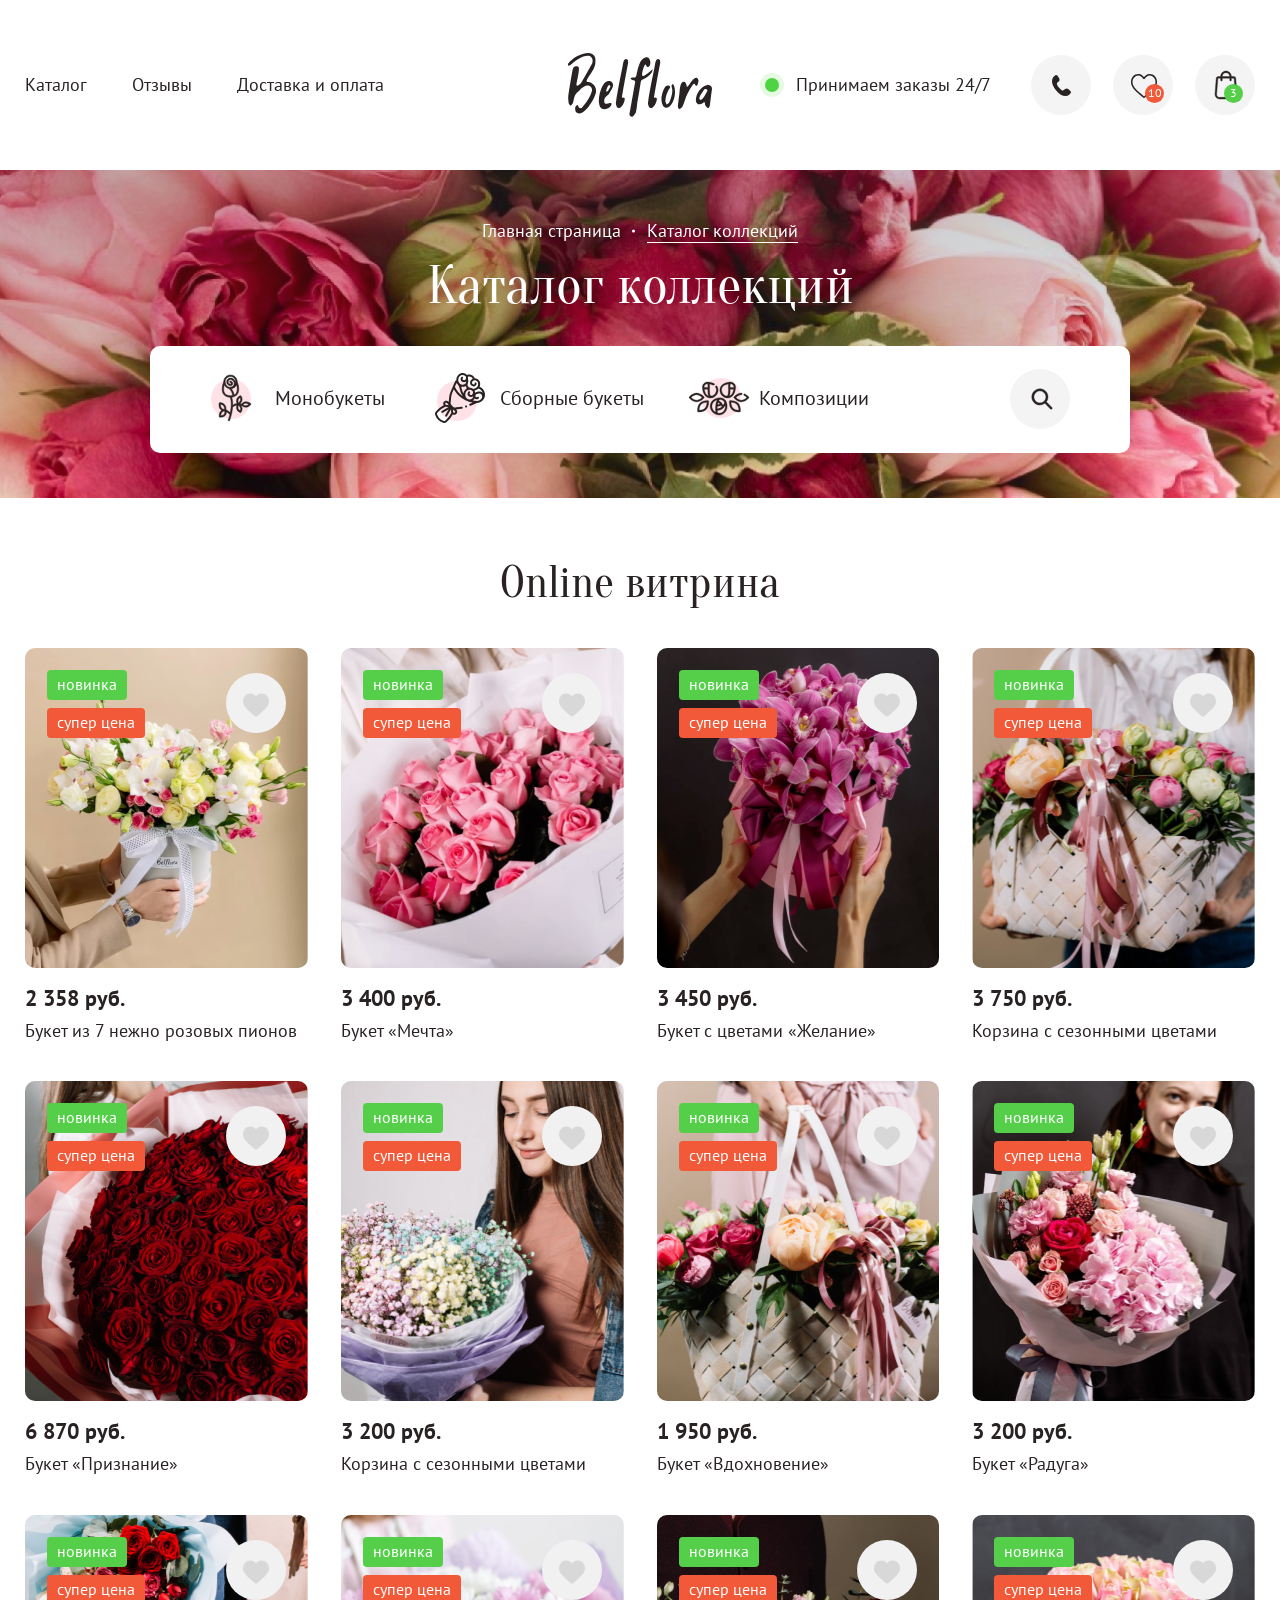
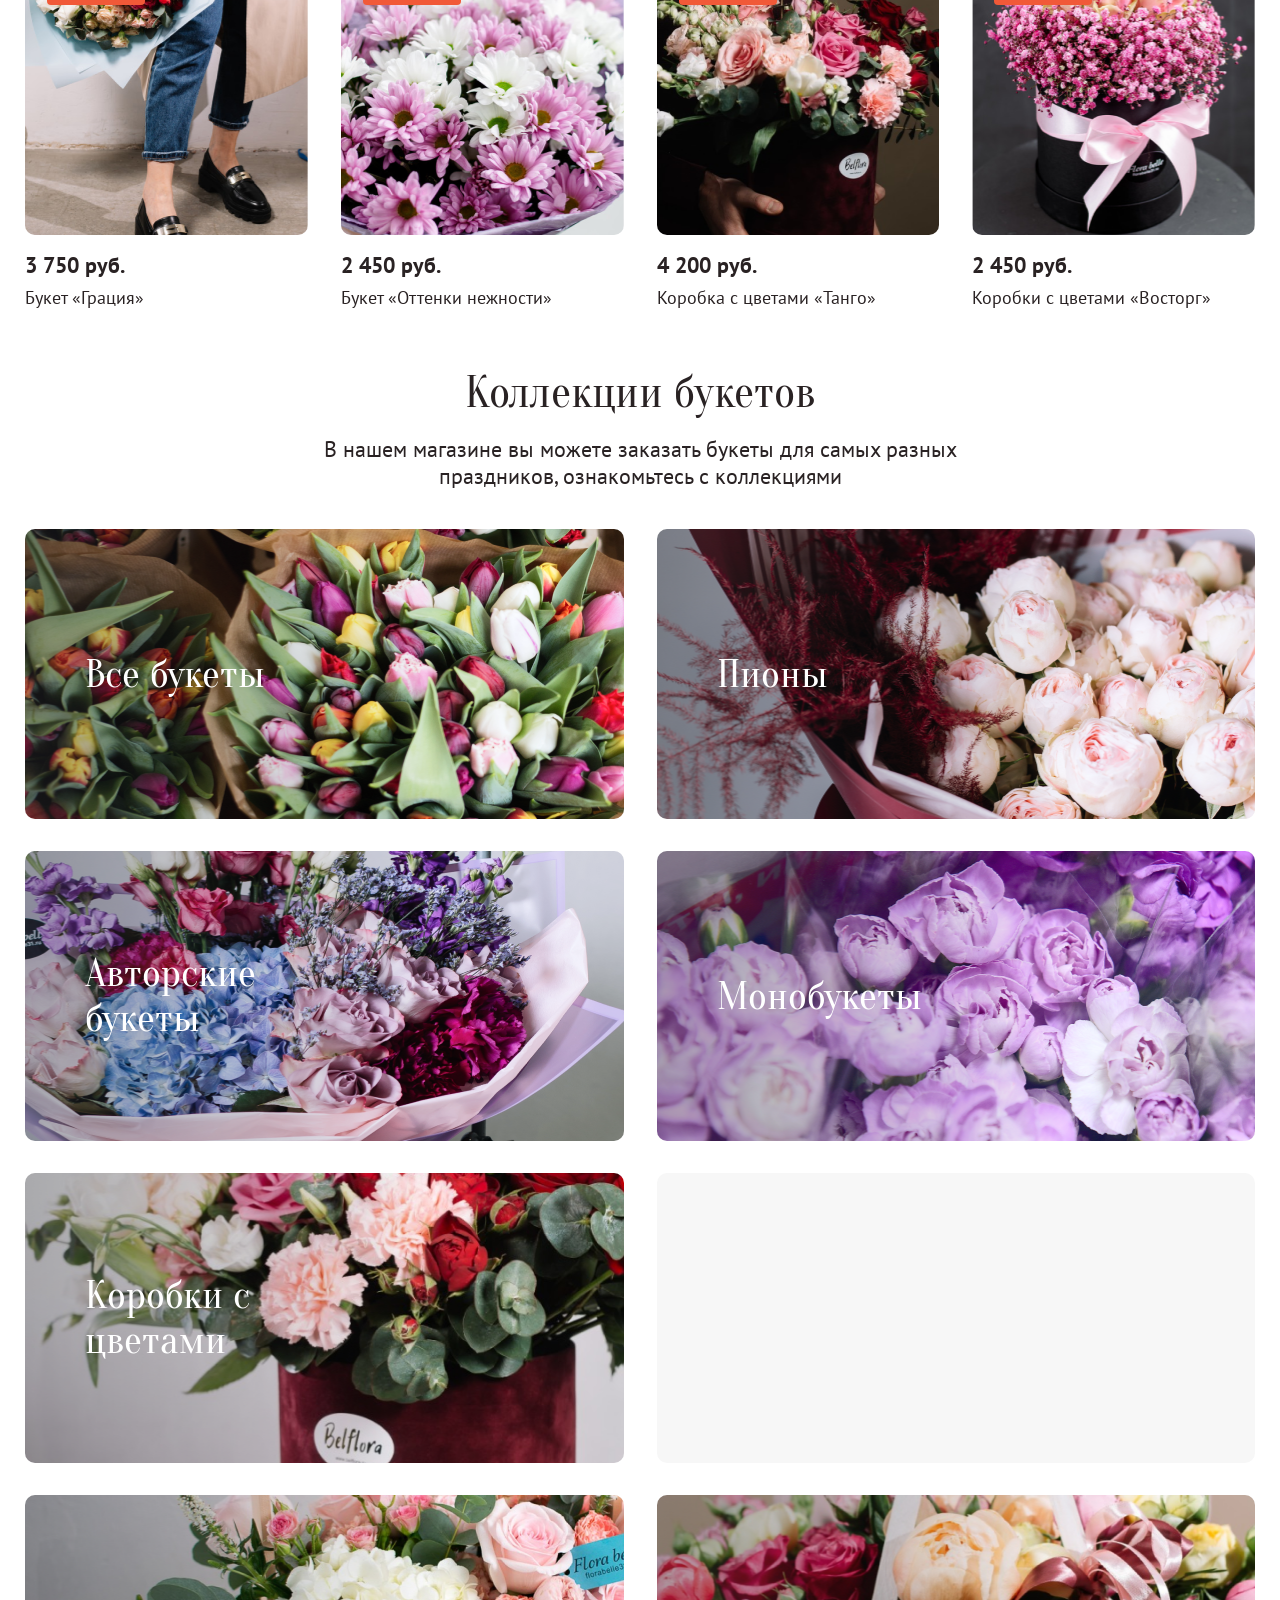
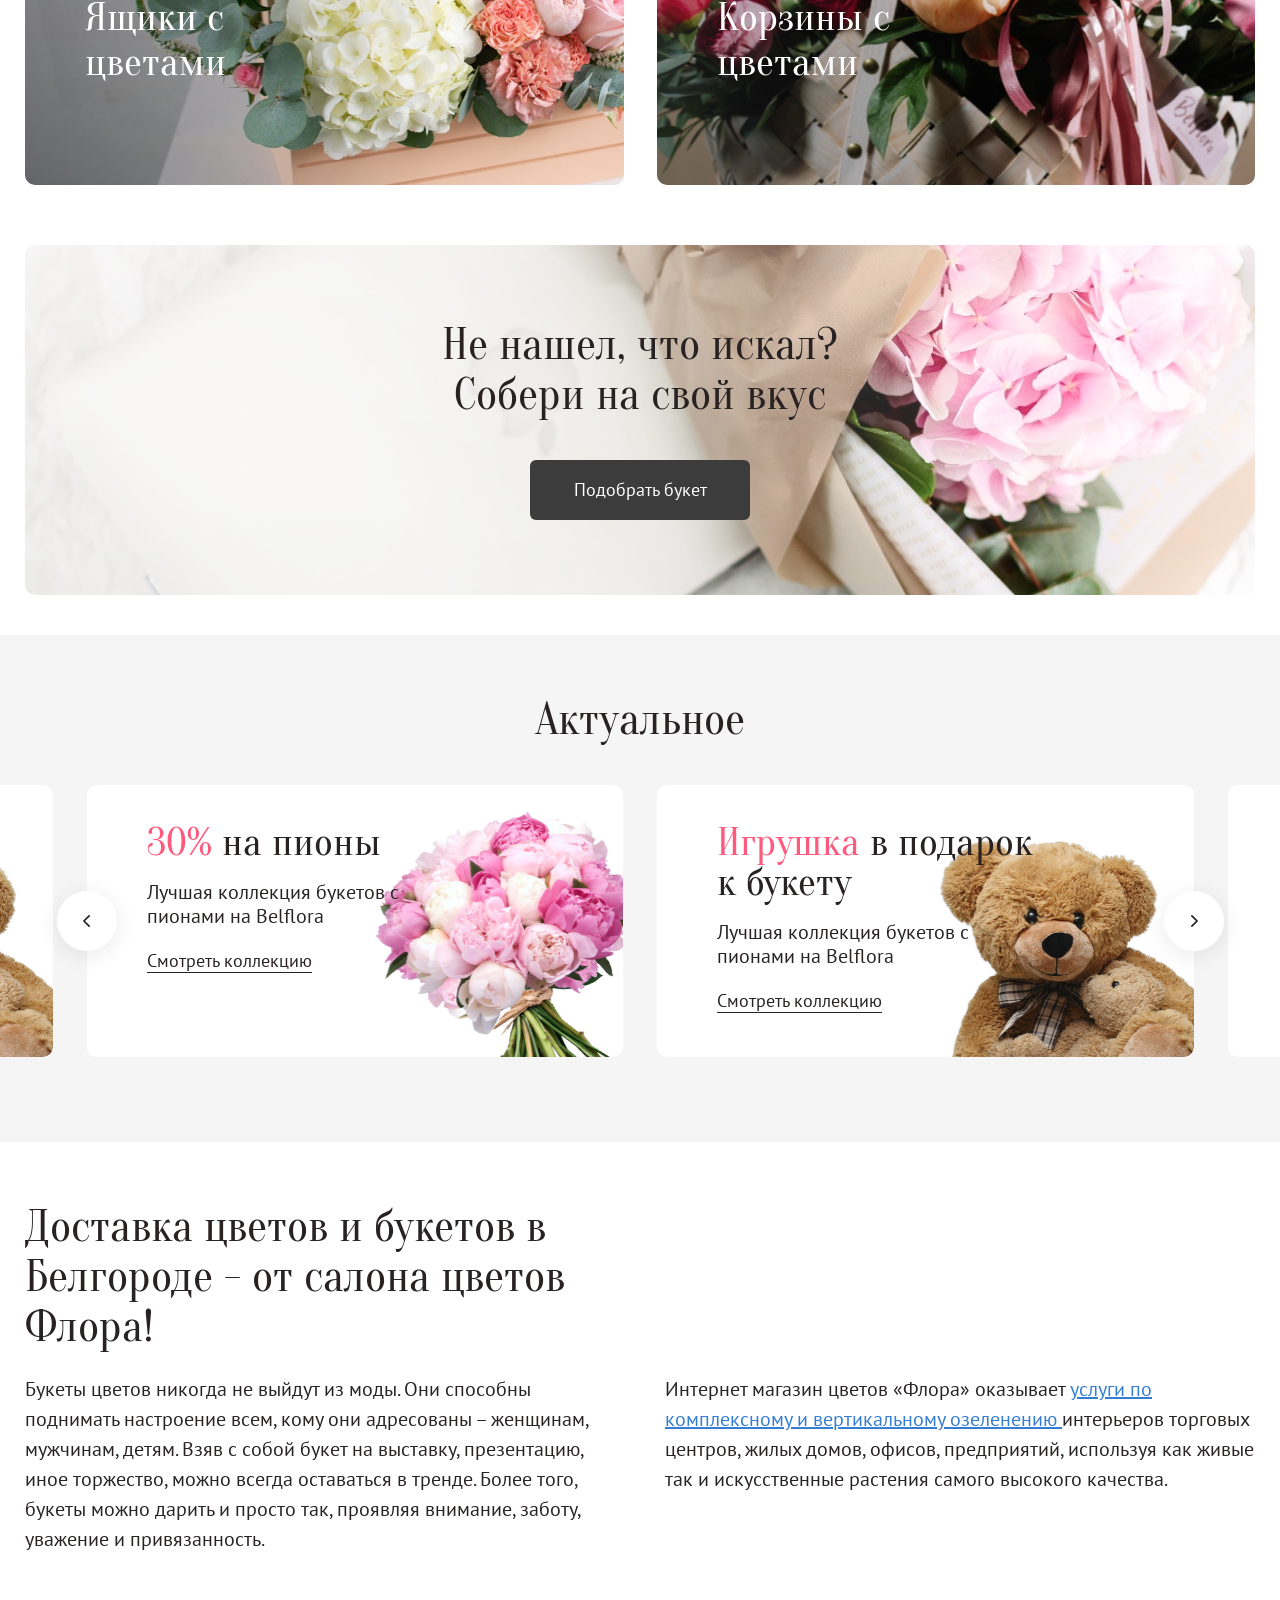
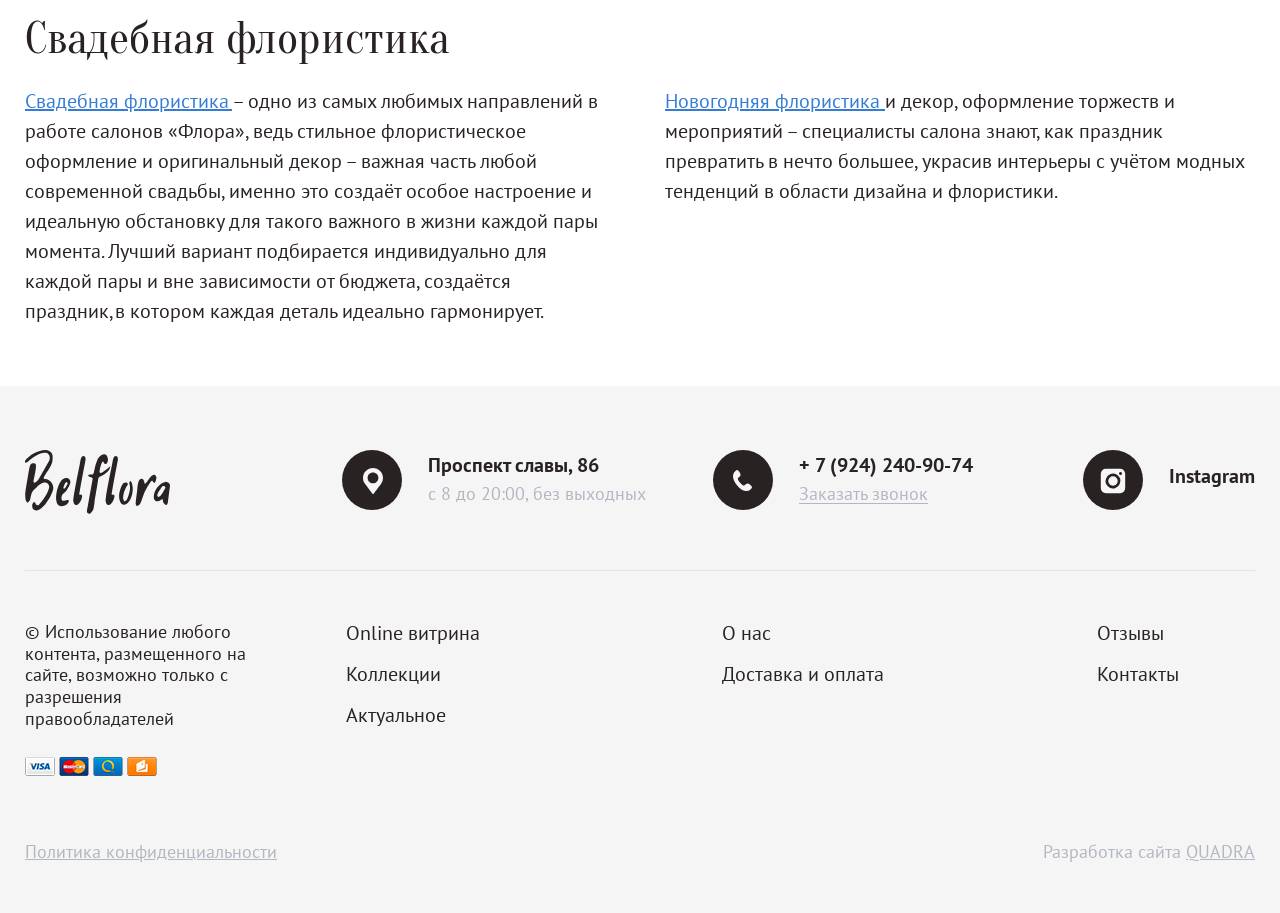
<file: index.html>
<!DOCTYPE html>
<html class="no-js" lang="ru">
  <head>
    <meta charset="utf-8">
    <meta name="viewport" content="width=device-width, initial-scale=1.0, maximum-scale=1.0">
    <meta name="format-detection" content="telephone=no">
    <title>Главная :: Frontend pack</title>
    <!--
    link(rel="apple-touch-icon" sizes="180x180" href="assets/apple-touch-icon.png")
    link(rel="icon" type="image/png" sizes="32x32" href="assets/favicon-32x32.png")
    link(rel="icon" type="image/png" sizes="16x16" href="assets/favicon-16x16.png")
    link(rel="manifest" href="assets/site.webmanifest")
    link(rel="mask-icon" href="assets/safari-pinned-tab.svg" color="#ffffff")
    link(rel="shortcut icon" href="assets/favicon.ico")
    meta(name="msapplication-TileColor" content="#ffffff")
    meta(name="msapplication-config" content="assets/browserconfig.xml")
    meta(name="theme-color" content="#ffffff")
    
    -->
    <meta name="description" content="Description">
    <meta property="og:url" content="https://">
    <meta property="og:type" content="website">
    <meta property="og:title" content="title">
    <meta property="twitter:title" content="title">
    <meta property="og:description" content="description">
    <meta property="twitter:description" content="description">
    <meta property="og:image" content="assets/share.png">
    <link href="https://fonts.googleapis.com/css2?family=Oranienbaum&amp;display=swap" rel="stylesheet">
    <link href="https://fonts.googleapis.com/css2?family=Oranienbaum&amp;family=PT+Sans:wght@400;700&amp;display=swap" rel="stylesheet">
    <link rel="stylesheet" href="./assets/css/common.css">
    <script src="https://polyfill.io/v3/polyfill.min.js?features=default"></script>
  </head>
  <body class="body">
    <div class="header">
      <div class="container">
        <div class="header__wrap"> 
          <div class="mobile-search"> 
            <div class="search search-main"> 
              <button class="circle__button search__btn -js-searchopen">
                    <svg class="svgsprite _search">
                      <use xlink:href="assets/img/sprites/svgsprites.svg#search"></use>
                    </svg>
              </button>
              <input class="search__input" type="text" placeholder="Поиск...">
              <button class="search__close -js-searchclose">
                    <svg class="svgsprite _close">
                      <use xlink:href="assets/img/sprites/svgsprites.svg#close"></use>
                    </svg>
              </button>
            </div>
          </div>
          <nav class="nav header__nav"><a class="nav__link" href="catalog.html">Каталог</a><a class="nav__link" href="reports.html">Отзывы</a><a class="nav__link" href="pay.html">Доставка и оплата</a></nav><a class="header__logo" href="index.html"> <img src="./assets/img/logo.svg" alt=""></a>
          <div class="header__info">
            <div class="work-time">Принимаем заказы 24/7</div>
            <div class="header__buttons">
              <button class="circle__button circle__button--phone">
                    <svg class="svgsprite _phone">
                      <use xlink:href="assets/img/sprites/svgsprites.svg#phone"></use>
                    </svg>
                <div class="tooltip --mright">
                  <div class="contact contact--margin">
                    <p class="text-title">+ 7 (924) 240-90-74</p><a class="grey-description" href="#">Заказать звонок </a>
                  </div>
                  <div class="contact contact--margin">
                    <p class="text-title">Проспект славы, 86</p>
                    <div class="grey-description" href="#">с 8 до 20:00, без выходных</div>
                  </div><a class="contact contact--social">
                    <div class="circle__button circle__button--inst --black">
                          <svg class="svgsprite _inst">
                            <use xlink:href="assets/img/sprites/svgsprites.svg#inst"></use>
                          </svg>
                    </div>
                    <p class="text-title">Instagram</p></a>
                </div>
              </button><a class="circle__button" href="#">
                    <svg class="svgsprite _heart">
                      <use xlink:href="assets/img/sprites/svgsprites.svg#heart"></use>
                    </svg>
                <div class="feature__number">10</div></a>
              <button class="circle__button circle__button--basket -js-fadeinbasket" href="#">
                    <svg class="svgsprite _basket">
                      <use xlink:href="assets/img/sprites/svgsprites.svg#basket"></use>
                    </svg>
                <div class="basket__number">3</div>
              </button>
            </div>
          </div>
        </div>
      </div>
    </div>
    <div class="mobile-menu"> 
      <div class="conatiner"> 
        <nav class="mobile-menu__nav">
          <div class="accardeon"> 
            <div class="accardeon__item"> 
              <div class="accardeon__main">Каталог букетов</div>
              <div class="accardeon__drop">
                <div class="mobile-menu__link"> <a class="nav__link" href="#">Сыылка</a></div>
                <div class="mobile-menu__link"> <a class="nav__link" href="#">Сыылка</a></div>
              </div>
            </div>
            <div class="accardeon__item"> 
              <div class="accardeon__main">Подарки</div>
              <div class="accardeon__drop">
                <div class="mobile-menu__link"> <a class="nav__link" href="#">Сыылка</a></div>
                <div class="mobile-menu__link"> <a class="nav__link" href="#">Сыылка</a></div>
              </div>
            </div>
            <div class="mobile-menu__link"> <a class="nav__link" href="#">О нас</a></div>
            <div class="mobile-menu__link"> <a class="nav__link" href="#">Оплата и доставка</a></div>
            <div class="mobile-menu__link"> <a class="nav__link" href="#">Отзывы</a></div>
            <div class="mobile-menu__link"> <a class="nav__link" href="#">Контакты</a></div>
          </div>
        </nav>
        <div class="mobile-menu__contacts">
          <div class="footer__contact">
            <div class="footer__circle">
                  <svg class="svgsprite _marker">
                    <use xlink:href="assets/img/sprites/svgsprites.svg#marker"></use>
                  </svg>
            </div>
            <div class="contact">
              <p class="text-title">Проспект славы, 86</p>
              <div class="grey-description">с 8 до 20:00, без выходных</div>
            </div>
          </div>
          <div class="footer__contact">
            <div class="footer__circle">
                  <svg class="svgsprite _phone-footer">
                    <use xlink:href="assets/img/sprites/svgsprites.svg#phone-footer"></use>
                  </svg>
            </div>
            <div class="contact">
              <p class="text-title">+ 7 (924) 240-90-74</p><a class="grey-description" href="#">Заказать звонок </a>
            </div>
          </div>
          <div class="footer__contact">
            <div class="footer__circle">
                  <svg class="svgsprite _inst">
                    <use xlink:href="assets/img/sprites/svgsprites.svg#inst"></use>
                  </svg>
            </div>
            <div class="contact">
              <p class="text-title">Instagram</p>
            </div>
          </div>
        </div>
      </div>
    </div>
    <div class="content">
          <section class="main-banner --background-1">
            <div class="container">
                  <div class="crumbs --white --center crumbs--mainbanner"><a class="crumbs__link" href="#">Главная страница</a><a class="crumbs__link" href="#">Каталог коллекций</a>
                  </div>
              <h1 class="main-banner__title --white">Каталог коллекций</h1>
              <div class="main-banner__search">
                <div class="search search-main"> 
                  <button class="circle__button search__btn -js-searchopen">
                        <svg class="svgsprite _search">
                          <use xlink:href="assets/img/sprites/svgsprites.svg#search"></use>
                        </svg>
                  </button>
                  <input class="search__input" type="text" placeholder="Поиск...">
                  <button class="search__close -js-searchclose">
                        <svg class="svgsprite _close">
                          <use xlink:href="assets/img/sprites/svgsprites.svg#close"></use>
                        </svg>
                  </button>
                </div>
                <div class="main-banner__items">
                  <div class="main-banner__item"><img class="main-banner__ico" src="./assets/img/banners/i1.svg" alt="">
                    <p class="main-banner__text">Монобукеты</p>
                  </div>
                  <div class="main-banner__item"><img class="main-banner__ico" src="./assets/img/banners/i2.svg" alt="">
                    <p class="main-banner__text">Сборные букеты</p>
                  </div>
                  <div class="main-banner__item"><img class="main-banner__ico" src="./assets/img/banners/i3.svg" alt="">
                    <p class="main-banner__text">Композиции</p>
                  </div>
                </div>
              </div>
            </div>
          </section>
      <section class="section-carts"> 
        <div class="container">
          <h2 class="carts__title">Online витрина</h2>
          <div class="carts__wrap carts-list carts-list-4">
                <div class="cart">
                  <div class="cart__top">
                    <div class="cart__pic">
                      <div class="cart__pic-img lazy" data-src="./assets/img/carts/1.png"></div>
                    </div>
                    <div class="tags">
                      <div class="tag --green">новинка</div>
                      <div class="tag --orange">супер цена</div>
                    </div>
                    <div class="cart__buttons">
                      <button class="button --dark -js-fadebuttons">В корзину</button><a class="button --grey" href="#">Смотреть букет</a>
                    </div>
                    <button class="cart__like">
                          <svg class="svgsprite _heart-full">
                            <use xlink:href="assets/img/sprites/svgsprites.svg#heart-full"></use>
                          </svg>
                    </button>
                  </div>
                  <div class="cart__bottom">
                    <div class="cart__title">2 358 руб.</div>
                    <div class="cart__text">Букет из 7 нежно розовых пионов</div>
                  </div>
                </div>
                <div class="cart">
                  <div class="cart__top">
                    <div class="cart__pic">
                      <div class="cart__pic-img lazy" data-src="./assets/img/carts/2.png"></div>
                    </div>
                    <div class="tags">
                      <div class="tag --green">новинка</div>
                      <div class="tag --orange">супер цена</div>
                    </div>
                    <div class="cart__buttons">
                      <button class="button --dark -js-fadebuttons">В корзину</button><a class="button --grey" href="#">Смотреть букет</a>
                    </div>
                    <button class="cart__like">
                          <svg class="svgsprite _heart-full">
                            <use xlink:href="assets/img/sprites/svgsprites.svg#heart-full"></use>
                          </svg>
                    </button>
                  </div>
                  <div class="cart__bottom">
                    <div class="cart__title">3 400 руб.</div>
                    <div class="cart__text">Букет «Мечта»</div>
                  </div>
                </div>
                <div class="cart">
                  <div class="cart__top">
                    <div class="cart__pic">
                      <div class="cart__pic-img lazy" data-src="./assets/img/carts/3.png"></div>
                    </div>
                    <div class="tags">
                      <div class="tag --green">новинка</div>
                      <div class="tag --orange">супер цена</div>
                    </div>
                    <div class="cart__buttons">
                      <button class="button --dark -js-fadebuttons">В корзину</button><a class="button --grey" href="#">Смотреть букет</a>
                    </div>
                    <button class="cart__like">
                          <svg class="svgsprite _heart-full">
                            <use xlink:href="assets/img/sprites/svgsprites.svg#heart-full"></use>
                          </svg>
                    </button>
                  </div>
                  <div class="cart__bottom">
                    <div class="cart__title">3 450 руб.</div>
                    <div class="cart__text">Букет с цветами «Желание»</div>
                  </div>
                </div>
                <div class="cart">
                  <div class="cart__top">
                    <div class="cart__pic">
                      <div class="cart__pic-img lazy" data-src="./assets/img/carts/4.png"></div>
                    </div>
                    <div class="tags">
                      <div class="tag --green">новинка</div>
                      <div class="tag --orange">супер цена</div>
                    </div>
                    <div class="cart__buttons">
                      <button class="button --dark -js-fadebuttons">В корзину</button><a class="button --grey" href="#">Смотреть букет</a>
                    </div>
                    <button class="cart__like">
                          <svg class="svgsprite _heart-full">
                            <use xlink:href="assets/img/sprites/svgsprites.svg#heart-full"></use>
                          </svg>
                    </button>
                  </div>
                  <div class="cart__bottom">
                    <div class="cart__title">3 750 руб.</div>
                    <div class="cart__text">Корзина с сезонными цветами</div>
                  </div>
                </div>
                <div class="cart">
                  <div class="cart__top">
                    <div class="cart__pic">
                      <div class="cart__pic-img lazy" data-src="./assets/img/carts/5.png"></div>
                    </div>
                    <div class="tags">
                      <div class="tag --green">новинка</div>
                      <div class="tag --orange">супер цена</div>
                    </div>
                    <div class="cart__buttons">
                      <button class="button --dark -js-fadebuttons">В корзину</button><a class="button --grey" href="#">Смотреть букет</a>
                    </div>
                    <button class="cart__like">
                          <svg class="svgsprite _heart-full">
                            <use xlink:href="assets/img/sprites/svgsprites.svg#heart-full"></use>
                          </svg>
                    </button>
                  </div>
                  <div class="cart__bottom">
                    <div class="cart__title">6 870 руб.</div>
                    <div class="cart__text">Букет «Признание»</div>
                  </div>
                </div>
                <div class="cart">
                  <div class="cart__top">
                    <div class="cart__pic">
                      <div class="cart__pic-img lazy" data-src="./assets/img/carts/6.png"></div>
                    </div>
                    <div class="tags">
                      <div class="tag --green">новинка</div>
                      <div class="tag --orange">супер цена</div>
                    </div>
                    <div class="cart__buttons">
                      <button class="button --dark -js-fadebuttons">В корзину</button><a class="button --grey" href="#">Смотреть букет</a>
                    </div>
                    <button class="cart__like">
                          <svg class="svgsprite _heart-full">
                            <use xlink:href="assets/img/sprites/svgsprites.svg#heart-full"></use>
                          </svg>
                    </button>
                  </div>
                  <div class="cart__bottom">
                    <div class="cart__title">3 200 руб.</div>
                    <div class="cart__text">Корзина с сезонными цветами</div>
                  </div>
                </div>
                <div class="cart">
                  <div class="cart__top">
                    <div class="cart__pic">
                      <div class="cart__pic-img lazy" data-src="./assets/img/carts/7.png"></div>
                    </div>
                    <div class="tags">
                      <div class="tag --green">новинка</div>
                      <div class="tag --orange">супер цена</div>
                    </div>
                    <div class="cart__buttons">
                      <button class="button --dark -js-fadebuttons">В корзину</button><a class="button --grey" href="#">Смотреть букет</a>
                    </div>
                    <button class="cart__like">
                          <svg class="svgsprite _heart-full">
                            <use xlink:href="assets/img/sprites/svgsprites.svg#heart-full"></use>
                          </svg>
                    </button>
                  </div>
                  <div class="cart__bottom">
                    <div class="cart__title">1 950 руб.</div>
                    <div class="cart__text">Букет «Вдохновение»</div>
                  </div>
                </div>
                <div class="cart">
                  <div class="cart__top">
                    <div class="cart__pic">
                      <div class="cart__pic-img lazy" data-src="./assets/img/carts/8.png"></div>
                    </div>
                    <div class="tags">
                      <div class="tag --green">новинка</div>
                      <div class="tag --orange">супер цена</div>
                    </div>
                    <div class="cart__buttons">
                      <button class="button --dark -js-fadebuttons">В корзину</button><a class="button --grey" href="#">Смотреть букет</a>
                    </div>
                    <button class="cart__like">
                          <svg class="svgsprite _heart-full">
                            <use xlink:href="assets/img/sprites/svgsprites.svg#heart-full"></use>
                          </svg>
                    </button>
                  </div>
                  <div class="cart__bottom">
                    <div class="cart__title">3 200 руб.</div>
                    <div class="cart__text">Букет «Радуга»</div>
                  </div>
                </div>
                <div class="cart">
                  <div class="cart__top">
                    <div class="cart__pic">
                      <div class="cart__pic-img lazy" data-src="./assets/img/carts/9.png"></div>
                    </div>
                    <div class="tags">
                      <div class="tag --green">новинка</div>
                      <div class="tag --orange">супер цена</div>
                    </div>
                    <div class="cart__buttons">
                      <button class="button --dark -js-fadebuttons">В корзину</button><a class="button --grey" href="#">Смотреть букет</a>
                    </div>
                    <button class="cart__like">
                          <svg class="svgsprite _heart-full">
                            <use xlink:href="assets/img/sprites/svgsprites.svg#heart-full"></use>
                          </svg>
                    </button>
                  </div>
                  <div class="cart__bottom">
                    <div class="cart__title">3 750 руб.</div>
                    <div class="cart__text">Букет «Грация»</div>
                  </div>
                </div>
                <div class="cart">
                  <div class="cart__top">
                    <div class="cart__pic">
                      <div class="cart__pic-img lazy" data-src="./assets/img/carts/10.png"></div>
                    </div>
                    <div class="tags">
                      <div class="tag --green">новинка</div>
                      <div class="tag --orange">супер цена</div>
                    </div>
                    <div class="cart__buttons">
                      <button class="button --dark -js-fadebuttons">В корзину</button><a class="button --grey" href="#">Смотреть букет</a>
                    </div>
                    <button class="cart__like">
                          <svg class="svgsprite _heart-full">
                            <use xlink:href="assets/img/sprites/svgsprites.svg#heart-full"></use>
                          </svg>
                    </button>
                  </div>
                  <div class="cart__bottom">
                    <div class="cart__title">2 450 руб.</div>
                    <div class="cart__text">Букет «Оттенки нежности»</div>
                  </div>
                </div>
                <div class="cart">
                  <div class="cart__top">
                    <div class="cart__pic">
                      <div class="cart__pic-img lazy" data-src="./assets/img/carts/11.png"></div>
                    </div>
                    <div class="tags">
                      <div class="tag --green">новинка</div>
                      <div class="tag --orange">супер цена</div>
                    </div>
                    <div class="cart__buttons">
                      <button class="button --dark -js-fadebuttons">В корзину</button><a class="button --grey" href="#">Смотреть букет</a>
                    </div>
                    <button class="cart__like">
                          <svg class="svgsprite _heart-full">
                            <use xlink:href="assets/img/sprites/svgsprites.svg#heart-full"></use>
                          </svg>
                    </button>
                  </div>
                  <div class="cart__bottom">
                    <div class="cart__title">4 200 руб.</div>
                    <div class="cart__text">Коробка с цветами «Танго»</div>
                  </div>
                </div>
                <div class="cart">
                  <div class="cart__top">
                    <div class="cart__pic">
                      <div class="cart__pic-img lazy" data-src="./assets/img/carts/12.png"></div>
                    </div>
                    <div class="tags">
                      <div class="tag --green">новинка</div>
                      <div class="tag --orange">супер цена</div>
                    </div>
                    <div class="cart__buttons">
                      <button class="button --dark -js-fadebuttons">В корзину</button><a class="button --grey" href="#">Смотреть букет</a>
                    </div>
                    <button class="cart__like">
                          <svg class="svgsprite _heart-full">
                            <use xlink:href="assets/img/sprites/svgsprites.svg#heart-full"></use>
                          </svg>
                    </button>
                  </div>
                  <div class="cart__bottom">
                    <div class="cart__title">2 450 руб.</div>
                    <div class="cart__text">Коробки с цветами «Восторг»</div>
                  </div>
                </div>
          </div>
        </div>
      </section>
      <section class="section-catalogs">
        <div class="container">
          <div class="title-text"> 
            <h2 class="--text">Коллекции букетов</h2>
            <p class="text">В нашем магазине вы можете заказать букеты для самых разных праздников, ознакомьтесь с коллекциями</p>
          </div>
          <div class="catalog">
            <div class="catalogs__list"><a class="catalog__item" href="catalog-filter.html">
                    <div class="catalog__bg lazy" data-src="./assets/img/catalog/1.png"></div>
                    <h3 class="catalog__title">Все букеты</h3></a><a class="catalog__item" href="catalog-filter.html">
                    <div class="catalog__bg lazy" data-src="./assets/img/catalog/2.png"></div>
                    <h3 class="catalog__title">Пионы</h3></a><a class="catalog__item" href="catalog-filter.html">
                    <div class="catalog__bg lazy" data-src="./assets/img/catalog/3.png"></div>
                    <h3 class="catalog__title">Авторские букеты</h3></a><a class="catalog__item" href="catalog-filter.html">
                    <div class="catalog__bg lazy" data-src="./assets/img/catalog/4.png"></div>
                    <h3 class="catalog__title">Монобукеты</h3></a><a class="catalog__item" href="catalog-filter.html">
                    <div class="catalog__bg lazy" data-src="./assets/img/catalog/5.png"></div>
                    <h3 class="catalog__title">Коробки с цветами</h3></a><a class="catalog__item" href="catalog-filter.html">
                    <div class="catalog__bg lazy" data-src="./assets/img/catalog/6.png"></div>
                    <h3 class="catalog__title">Огромные букеты</h3></a><a class="catalog__item" href="catalog-filter.html">
                    <div class="catalog__bg lazy" data-src="./assets/img/catalog/7.png"></div>
                    <h3 class="catalog__title">Ящики с цветами</h3></a><a class="catalog__item" href="catalog-filter.html">
                    <div class="catalog__bg lazy" data-src="./assets/img/catalog/8.png"></div>
                    <h3 class="catalog__title">Корзины с цветами</h3></a>
            </div>
          </div><a class="catalog__btn button --white" href="catalog.html">Еще коллекции</a>
        </div>
      </section>
      <section class="page-banner-section">
        <div class="container"> 
              <div class="page-banner lazy" data-src="./assets/img/banners/pages.png">
                <h2 class="page-banner__title">Не нашел, что искал? Собери на свой вкус</h2>
                <div class="page-banner__btn"><a class="button --dark" href="catalog.html">Подобрать букет</a></div>
              </div>
        </div>
      </section>
      <section class="section-slider"> 
        <div class="container"> 
          <h2 class="section-slider__title"> Актуальное</h2>
          <div class="main-slider swiper-container">
            <div class="swiper-wrapper">
              <div class="swiper-slide main-slide" style="background-image: url('./assets/img/slider/1.png')">
                <h3 class="main-slider__title"><span>30% </span>на пионы</h3>
                <p class="text main-slider__text">Лучшая коллекция букетов с пионами на Belflora</p><a class="main-slider__link" href="#">Смотреть коллекцию </a>
              </div>
              <div class="swiper-slide main-slide" style="background-image: url('./assets/img/slider/2.png')">
                <h3 class="main-slider__title"><span>Игрушка  </span>в подарок к букету</h3>
                <p class="text main-slider__text">Лучшая коллекция букетов с пионами на Belflora</p><a class="main-slider__link" href="#">Смотреть коллекцию</a>
              </div>
              <div class="swiper-slide main-slide" style="background-image: url('./assets/img/slider/1.png')">
                <h3 class="main-slider__title"><span>Игрушка  </span>в подарок к букету</h3>
                <p class="text main-slider__text">Лучшая коллекция букетов с пионами на Belflora</p><a class="main-slider__link" href="#">Смотреть коллекцию</a>
              </div>
              <div class="swiper-slide main-slide" style="background-image: url('./assets/img/slider/2.png')">
                <h3 class="main-slider__title"><span>Игрушка  </span>в подарок к букету</h3>
                <p class="text main-slider__text">Лучшая коллекция букетов с пионами на Belflora</p><a class="main-slider__link" href="#">Смотреть коллекцию</a>
              </div>
            </div>
            <div class="slider-prev slider-button">
                  <svg class="svgsprite _arrow-left">
                    <use xlink:href="assets/img/sprites/svgsprites.svg#arrow-left"></use>
                  </svg>
            </div>
            <div class="slider-next slider-button">
                  <svg class="svgsprite _arrow-right">
                    <use xlink:href="assets/img/sprites/svgsprites.svg#arrow-right"></use>
                  </svg>
            </div>
          </div>
        </div>
      </section>
          <section class="text-section">
            <div class="container">
              <div class="text-block">
                <h2 class="text-block__title">Доставка цветов и букетов в Белгороде - от салона цветов Флора!</h2>
                <div class="text-block__list">
                  <div class="text__item">
                    <p class="text">Букеты цветов никогда не выйдут из моды. Они способны поднимать настроение всем, кому они адресованы – женщинам, мужчинам, детям. Взяв с собой букет на выставку, презентацию, иное торжество, можно всегда оставаться в тренде. Более того, букеты можно дарить и просто так, проявляя внимание, заботу, уважение и привязанность.</p>
                  </div>
                  <div class="text__item">
                    <p class="text">
                       Интернет магазин цветов «Флора» оказывает <a href="#">услуги по комплексному и вертикальному озеленению </a>интерьеров торговых центров, жилых домов, офисов, предприятий, используя как живые так и искусственные растения самого высокого качества.</p>
                  </div>
                </div>
              </div>
              <div class="text-block">
                <h2 class="text-block__title">Свадебная флористика</h2>
                <div class="text-block__list">
                  <div class="text__item">
                    <p class="text"><a href="#">Свадебная флористика  </a>– одно из самых любимых направлений в работе салонов «Флора», ведь  стильное флористическое оформление и оригинальный декор – важная часть любой современной свадьбы, именно это создаёт особое настроение  и идеальную обстановку для такого важного в жизни каждой пары момента. Лучший вариант подбирается индивидуально для каждой пары и вне зависимости от бюджета, создаётся праздник,в котором каждая деталь идеально гармонирует.</p>
                  </div>
                  <div class="text__item">
                    <p class="text"> <a href="#">Новогодняя флористика </a>и декор, оформление торжеств и мероприятий – специалисты салона знают, как праздник превратить в нечто большее, украсив интерьеры с учётом модных тенденций в области дизайна и флористики. </p>
                  </div>
                </div>
              </div>
            </div>
          </section>
    </div>
    <footer class="footer">
      <div class="container">
        <div class="footer__top">
          <div class="footer__item">
            <div class="footer__logo"><img src="./assets/img/logo.svg" alt=""></div>
          </div>
          <div class="footer__item">
            <div class="footer__contact">
              <div class="footer__circle">
                    <svg class="svgsprite _marker">
                      <use xlink:href="assets/img/sprites/svgsprites.svg#marker"></use>
                    </svg>
              </div>
              <div class="contact">
                <p class="text-title">Проспект славы, 86</p>
                <div class="grey-description">с 8 до 20:00, без выходных</div>
              </div>
            </div>
          </div>
          <div class="footer__item">
            <div class="footer__contact">
              <div class="footer__circle">
                    <svg class="svgsprite _phone-footer">
                      <use xlink:href="assets/img/sprites/svgsprites.svg#phone-footer"></use>
                    </svg>
              </div>
              <div class="contact">
                <p class="text-title">+ 7 (924) 240-90-74</p><a class="grey-description" href="#">Заказать звонок </a>
              </div>
            </div>
          </div>
          <div class="footer__item">
            <div class="footer__contact">
              <div class="footer__circle">
                    <svg class="svgsprite _inst">
                      <use xlink:href="assets/img/sprites/svgsprites.svg#inst"></use>
                    </svg>
              </div>
              <div class="contact">
                <p class="text-title">Instagram</p>
              </div>
            </div>
          </div>
        </div>
        <div class="footer__center">
          <div class="footer__item">
            <p class="copyright">© Использование любого контента, размещенного на сайте, возможно только с разрешения правообладателей</p><img class="pay-img" src="./assets/img/payments.png" alt="">
          </div>
          <div class="footer__item">
            <div class="footer__link"><a class="link" href="#">Online витрина</a></div>
            <div class="footer__link"><a class="link" href="#">Коллекции</a></div>
            <div class="footer__link"><a class="link" href="#">Актуальное</a></div>
          </div>
          <div class="footer__item">
            <div class="footer__link"><a class="link" href="#">О нас</a></div>
            <div class="footer__link"><a class="link" href="#">Доставка и оплата</a></div>
          </div>
          <div class="footer__item">
            <div class="footer__link"><a class="link" href="#">Отзывы</a></div>
            <div class="footer__link"> <a class="link" href="#">Контакты</a></div>
          </div>
        </div>
        <div class="footer__bottom">
          <p> <a href="#"> Политика конфиденциальности</a></p>
          <p>
             Разработка сайта <a href="#">QUADRA </a></p>
        </div>
      </div>
    </footer>
    <footer class="mobile-footer">
      <div class="container"> 
        <div class="accardeon"> 
          <div class="accardeon__item">
            <div class="accardeon__main">Контактная информация</div>
            <div class="accardeon__drop">
              <div class="footer__contact">
                <div class="footer__circle">
                      <svg class="svgsprite _marker">
                        <use xlink:href="assets/img/sprites/svgsprites.svg#marker"></use>
                      </svg>
                </div>
                <div class="contact">
                  <p class="text-title">Проспект славы, 86</p>
                  <div class="grey-description">с 8 до 20:00, без выходных</div>
                </div>
              </div>
              <div class="footer__contact">
                <div class="footer__circle">
                      <svg class="svgsprite _phone-footer">
                        <use xlink:href="assets/img/sprites/svgsprites.svg#phone-footer"></use>
                      </svg>
                </div>
                <div class="contact">
                  <p class="text-title">+ 7 (924) 240-90-74</p><a class="grey-description" href="#">Заказать звонок </a>
                </div>
              </div>
              <div class="footer__contact">
                <div class="footer__circle">
                      <svg class="svgsprite _inst">
                        <use xlink:href="assets/img/sprites/svgsprites.svg#inst"></use>
                      </svg>
                </div>
                <div class="contact">
                  <p class="text-title">Instagram</p>
                </div>
              </div>
            </div>
          </div>
          <div class="accardeon__item">
            <div class="accardeon__main">Основные разделы</div>
            <div class="accardeon__drop">
              <div class="footer__link"><a class="link" href="#">Online витрина</a></div>
              <div class="footer__link"><a class="link" href="#">Коллекции</a></div>
              <div class="footer__link"><a class="link" href="#">Актуальное</a></div>
              <div class="footer__link"><a class="link" href="#">Доставка и оплата</a></div>
            </div>
          </div>
          <div class="accardeon__item">
            <div class="accardeon__main">Информация о компании</div>
            <div class="accardeon__drop">
              <div class="footer__link"><a class="link" href="#">О нас</a></div>
              <div class="footer__link"><a class="link" href="#">Отзывы</a></div>
              <div class="footer__link"> <a class="link" href="#">Контакты</a></div>
            </div>
          </div>
          <div class="accardeon__item">
            <div class="accardeon__main">Способы оплаты</div>
            <div class="accardeon__drop"><img class="pay-img" src="./assets/img/payments.png" alt=""></div>
          </div>
        </div>
        <p class="copyright">© Использование любого контента, размещенного на сайте, возможно только с разрешения правообладателей</p>
        <div class="footer__bottom">
          <p> <a href="#"> Политика конфиденциальности</a></p>
          <p>
             Разработка сайта <a href="#">QUADRA </a></p>
        </div>
      </div>
    </footer>
    <div class="basket">
      <div class="basket__bg -js-fadeoutbasket"></div>
      <form class="basket__wrap">
        <div class="basket__top">
          <div class="basket__header">
            <h2>Ваша корзина</h2>
            <button class="basket__close -js-fadeoutbasket">
                  <svg class="svgsprite _close">
                    <use xlink:href="assets/img/sprites/svgsprites.svg#close"></use>
                  </svg>
            </button>
          </div>
          <div class="basket__body"> 
                <div class="basket-cart">
                  <div class="basket__left">
                    <div class="basket-cart__pic"> <img src="./assets/img/carts/6.png"></div>
                    <div class="basket-cart__info">
                      <h5 class="basket-cart__title">Букет из кустовой хризантемы и кустовой розы</h5>
                      <p class="text-grey basket-cart__text">51 штука</p>
                      <div class="basket-cart__amount">
                            <div class="counter"> 
                              <div class="counter__minus">
                                    <svg class="svgsprite _minus">
                                      <use xlink:href="assets/img/sprites/svgsprites.svg#minus"></use>
                                    </svg>
                              </div>
                              <input class="counter__input" type="text" disabled value="1">
                              <div class="counter__plus">
                                    <svg class="svgsprite _plus">
                                      <use xlink:href="assets/img/sprites/svgsprites.svg#plus"></use>
                                    </svg>
                              </div>
                            </div>
                        <div class="basket-cart__summ summ">2 358 руб.</div>
                      </div>
                    </div>
                  </div>
                  <div class="basket__right">
                    <div class="basket-cart__close">
                          <svg class="svgsprite _close-small">
                            <use xlink:href="assets/img/sprites/svgsprites.svg#close-small"></use>
                          </svg>
                    </div>
                  </div>
                </div>
          </div>
        </div>
        <div class="basket__bottom">  
          <div class="basket__set"> 
            <p>Добавить набор для продления жизни сразенных цветов?</p>
            <div class="basket__radios">
              <label class="basket__radio">
                <input class="hidden" type="radio" name="set" checked>
                <div class="basket__radio-button">Да</div>
              </label>
              <label class="basket__radio">
                <input class="hidden" type="radio" name="set">
                <div class="basket__radio-button">Нет</div>
              </label>
            </div>
          </div>
          <div class="basket__bottom-wrap">
            <div class="basket__price price"> 
              <div class="price-wrap">
                <div class="prce__item"> 
                  <h5>Стоимость </h5>
                  <div class="price__number summ"> 7 212 руб.</div>
                </div>
              </div>
              <div class="price-wrap">
                <div class="prce__item"> 
                  <h5>Cкидка </h5>
                  <div class="price__number summ"> 0 руб.</div>
                </div>
              </div>
            </div>
            <div class="basket__buttons"> <a class="basket__button button --dark --big" href="#">Оформить заказ</a>
              <button class="basket__button basket__button--close button --white --big -js-fadeoutbasket">Продолжить покупки</button>
            </div>
          </div>
        </div>
      </form>
    </div>
    <div class="mobile-bar">
      <div class="mobile-bar__item">
        <button class="mobile-bar__btn mobile-bar__btn--open -js-fadeoutbasket -js-fadeinmenu">
          <div class="mobile-bar__ico">
                <svg class="svgsprite _burger">
                  <use xlink:href="assets/img/sprites/svgsprites.svg#burger"></use>
                </svg>
          </div>
          <div class="mobile-bar__text">Меню</div>
        </button>
        <button class="mobile-bar__close -js-fadeoutmenu">
          <div class="mobile-bar__ico">
                <svg class="svgsprite _close">
                  <use xlink:href="assets/img/sprites/svgsprites.svg#close"></use>
                </svg>
          </div>
          <div class="mobile-bar__text">Закрыть</div>
        </button>
      </div>
      <div class="mobile-bar__item">
        <button class="mobile-bar__btn mobile-bar__btn--open -js-fadeinbasket -js-fadeoutmenu">
          <div class="mobile-bar__ico">
                <svg class="svgsprite _mobile-basket">
                  <use xlink:href="assets/img/sprites/svgsprites.svg#mobile-basket"></use>
                </svg>
          </div>
          <div class="mobile-bar__text">Корзина</div>
        </button>
        <button class="mobile-bar__close -js-fadeoutbasket"> 
          <div class="mobile-bar__ico">
                <svg class="svgsprite _close">
                  <use xlink:href="assets/img/sprites/svgsprites.svg#close"></use>
                </svg>
          </div>
          <div class="mobile-bar__text">Закрыть</div>
        </button>
      </div>
      <div class="mobile-bar__item">
        <!-- навесть .active если надо активной сделать, на странице избранное--><a class="mobile-bar__btn mobile-bar__btn--link" href="#"> 
          <div class="mobile-bar__ico">
                <svg class="svgsprite _feature">
                  <use xlink:href="assets/img/sprites/svgsprites.svg#feature"></use>
                </svg>
          </div>
          <div class="mobile-bar__text">Избранное</div></a>
      </div>
    </div>
    <script src="https://code.jquery.com/jquery-3.6.0.slim.min.js"></script>
    <script src="assets/js/vendors~main.bundle.js"></script>
    <script src="https://api-maps.yandex.ru/2.1/?apikey=1553c677-16fe-4d87-838c-fd3f2e9a8e63&amp;lang=ru_RU" type="text/javascript"></script>
    <script src="assets/js/main.bundle.js?v=1.2.3"></script>
  </body>
</html>
</file>
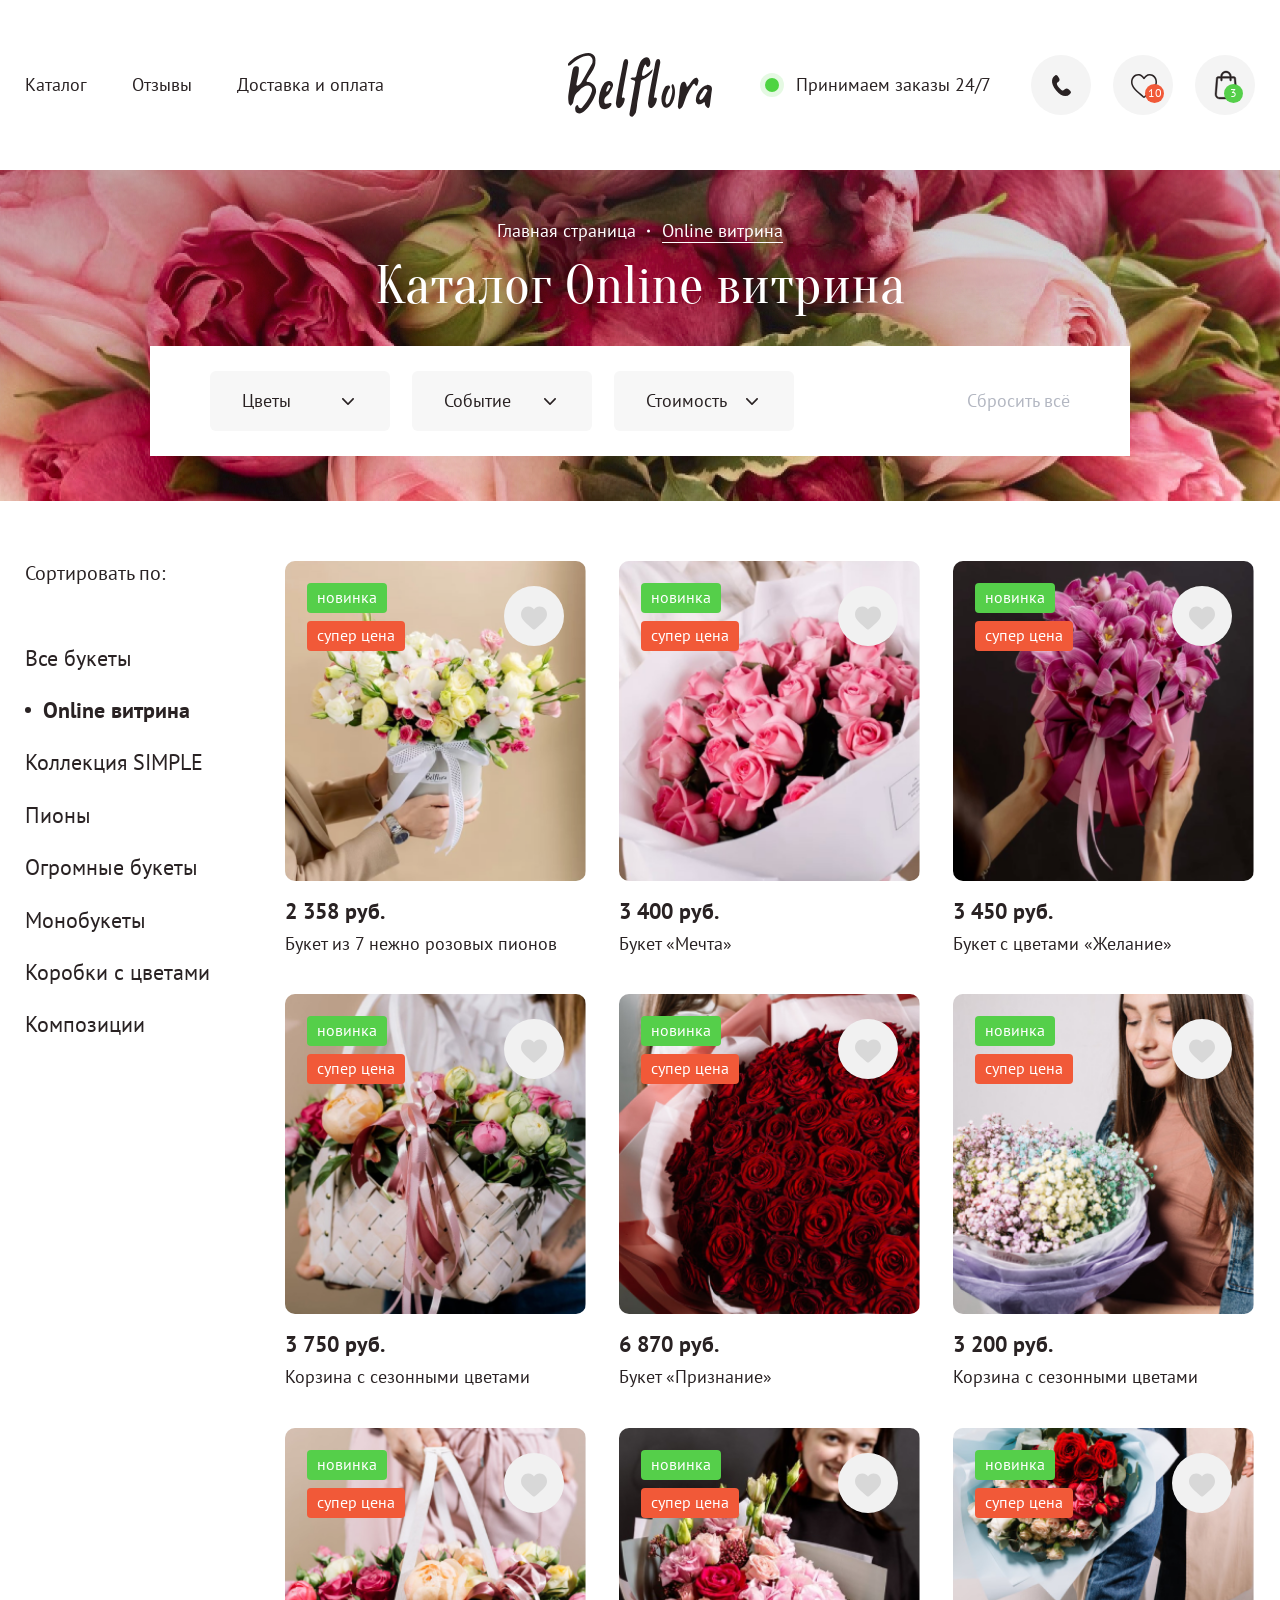
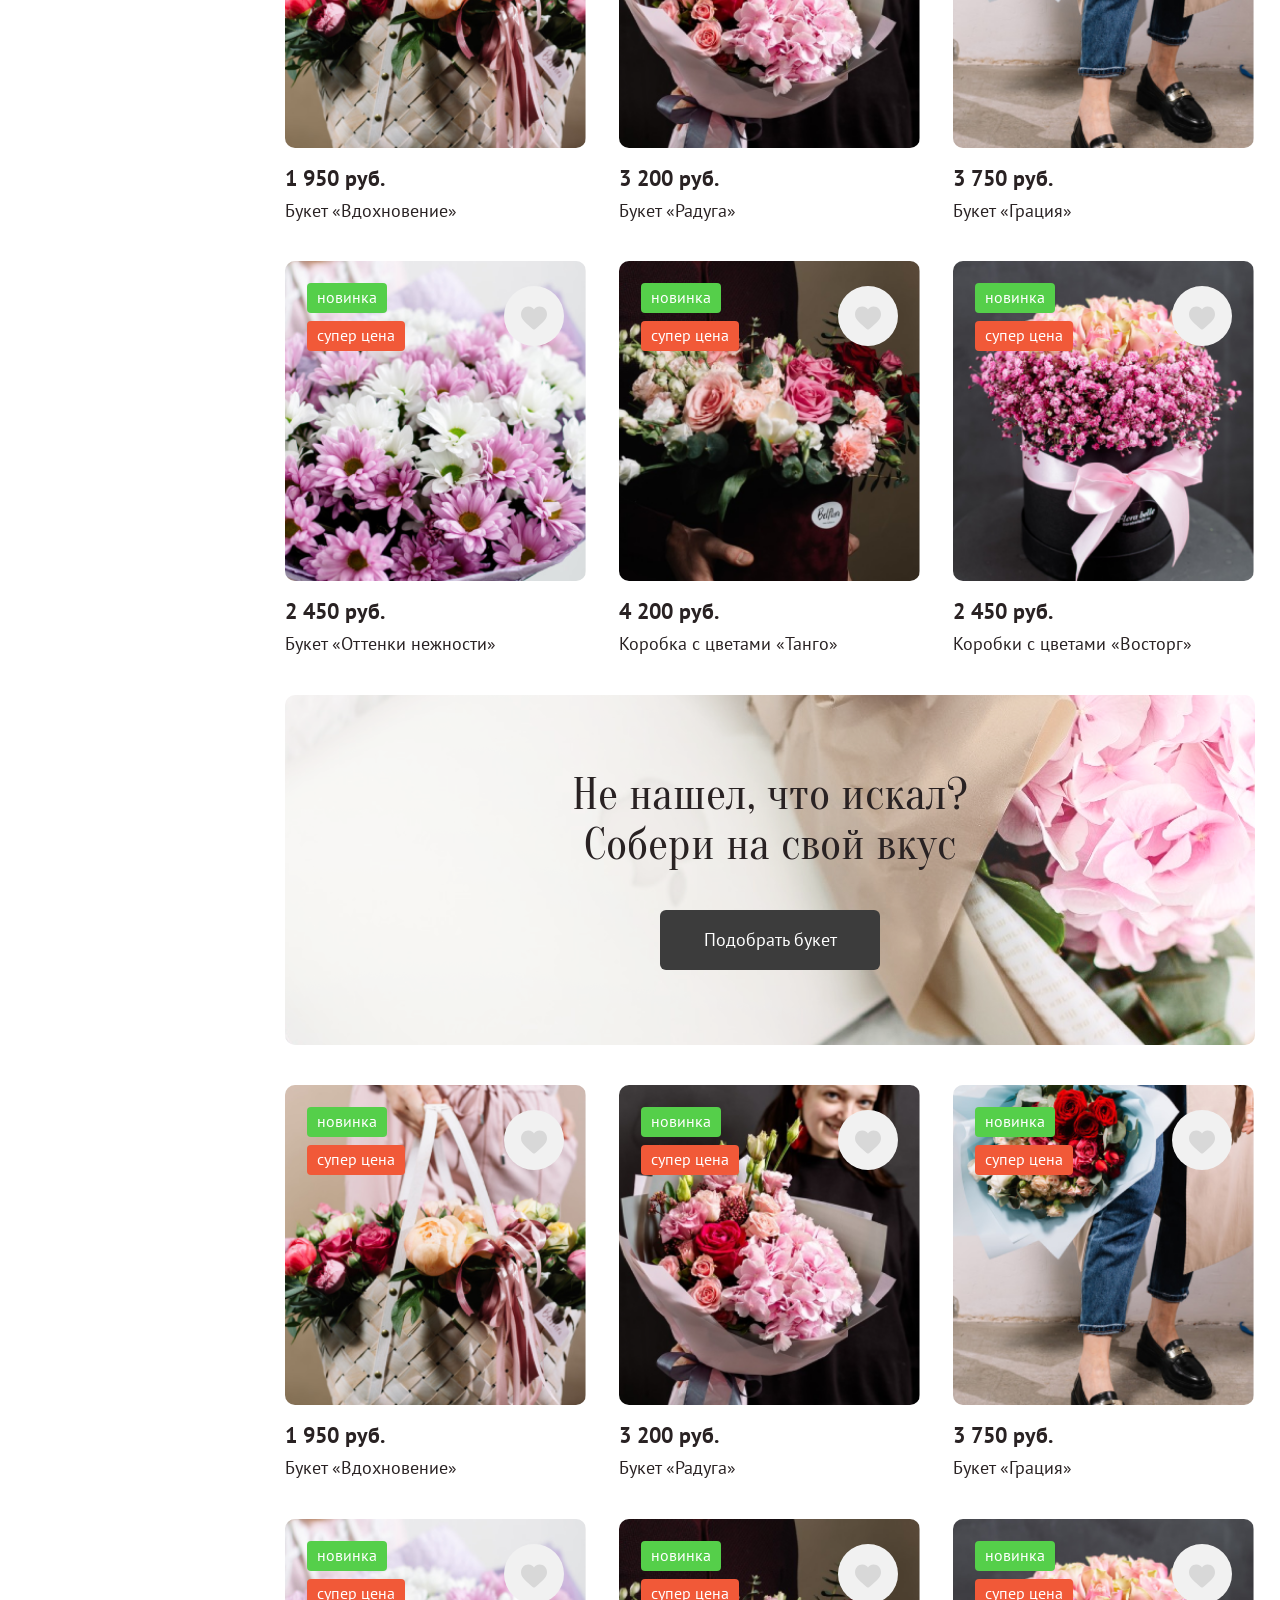
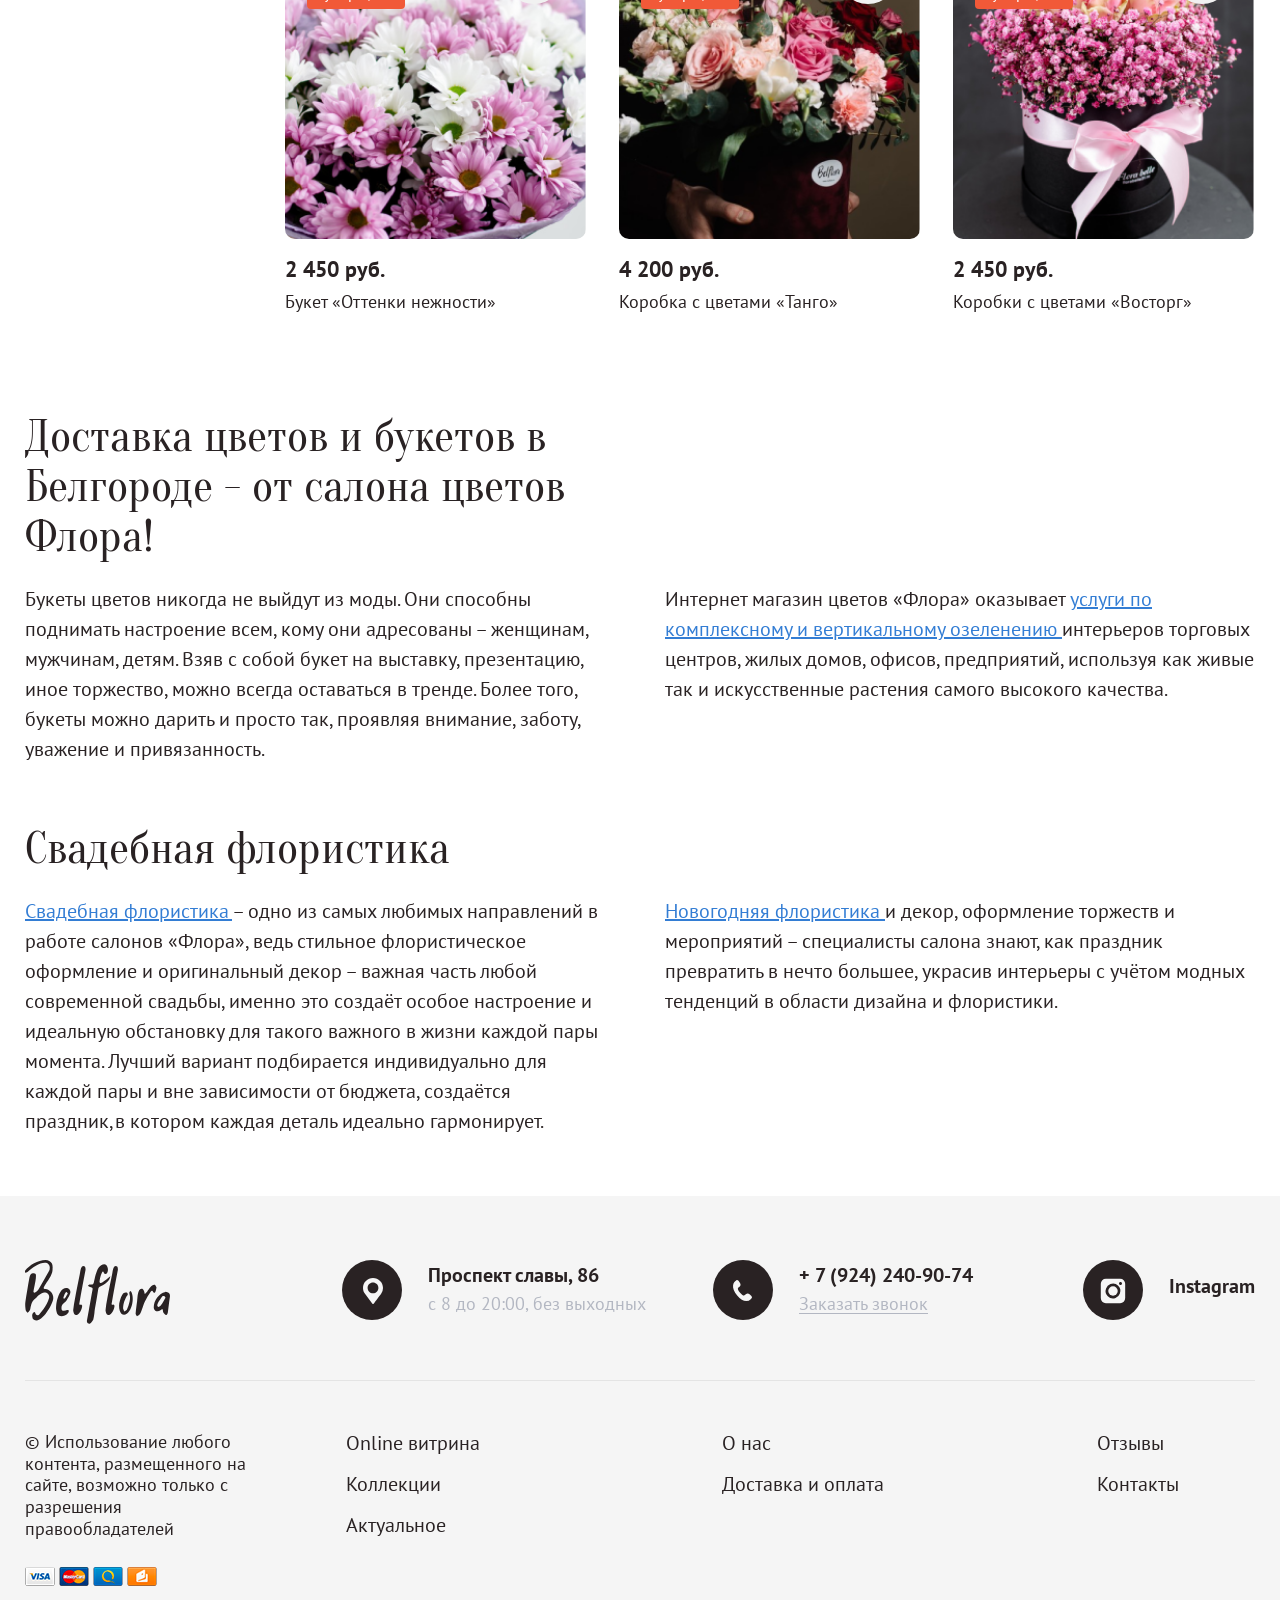
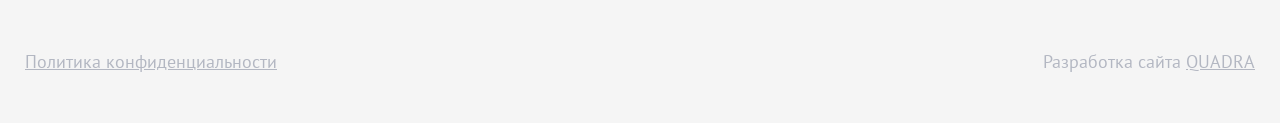
<file: catalog-filter.html>
<!DOCTYPE html>
<html class="no-js" lang="ru">
  <head>
    <meta charset="utf-8">
    <meta name="viewport" content="width=device-width, initial-scale=1.0, maximum-scale=1.0">
    <meta name="format-detection" content="telephone=no">
    <title>Каталог :: Frontend pack</title>
    <!--
    link(rel="apple-touch-icon" sizes="180x180" href="assets/apple-touch-icon.png")
    link(rel="icon" type="image/png" sizes="32x32" href="assets/favicon-32x32.png")
    link(rel="icon" type="image/png" sizes="16x16" href="assets/favicon-16x16.png")
    link(rel="manifest" href="assets/site.webmanifest")
    link(rel="mask-icon" href="assets/safari-pinned-tab.svg" color="#ffffff")
    link(rel="shortcut icon" href="assets/favicon.ico")
    meta(name="msapplication-TileColor" content="#ffffff")
    meta(name="msapplication-config" content="assets/browserconfig.xml")
    meta(name="theme-color" content="#ffffff")
    
    -->
    <meta name="description" content="Description">
    <meta property="og:url" content="https://">
    <meta property="og:type" content="website">
    <meta property="og:title" content="title">
    <meta property="twitter:title" content="title">
    <meta property="og:description" content="description">
    <meta property="twitter:description" content="description">
    <meta property="og:image" content="assets/share.png">
    <link href="https://fonts.googleapis.com/css2?family=Oranienbaum&amp;display=swap" rel="stylesheet">
    <link href="https://fonts.googleapis.com/css2?family=Oranienbaum&amp;family=PT+Sans:wght@400;700&amp;display=swap" rel="stylesheet">
    <link rel="stylesheet" href="./assets/css/common.css">
    <script src="https://polyfill.io/v3/polyfill.min.js?features=default"></script>
  </head>
  <body class="body">
    <div class="header">
      <div class="container">
        <div class="header__wrap"> 
          <div class="mobile-search"> 
            <div class="search search-main"> 
              <button class="circle__button search__btn -js-searchopen">
                    <svg class="svgsprite _search">
                      <use xlink:href="assets/img/sprites/svgsprites.svg#search"></use>
                    </svg>
              </button>
              <input class="search__input" type="text" placeholder="Поиск...">
              <button class="search__close -js-searchclose">
                    <svg class="svgsprite _close">
                      <use xlink:href="assets/img/sprites/svgsprites.svg#close"></use>
                    </svg>
              </button>
            </div>
          </div>
          <nav class="nav header__nav"><a class="nav__link" href="catalog.html">Каталог</a><a class="nav__link" href="reports.html">Отзывы</a><a class="nav__link" href="pay.html">Доставка и оплата</a></nav><a class="header__logo" href="index.html"> <img src="./assets/img/logo.svg" alt=""></a>
          <div class="header__info">
            <div class="work-time">Принимаем заказы 24/7</div>
            <div class="header__buttons">
              <button class="circle__button circle__button--phone">
                    <svg class="svgsprite _phone">
                      <use xlink:href="assets/img/sprites/svgsprites.svg#phone"></use>
                    </svg>
                <div class="tooltip --mright">
                  <div class="contact contact--margin">
                    <p class="text-title">+ 7 (924) 240-90-74</p><a class="grey-description" href="#">Заказать звонок </a>
                  </div>
                  <div class="contact contact--margin">
                    <p class="text-title">Проспект славы, 86</p>
                    <div class="grey-description" href="#">с 8 до 20:00, без выходных</div>
                  </div><a class="contact contact--social">
                    <div class="circle__button circle__button--inst --black">
                          <svg class="svgsprite _inst">
                            <use xlink:href="assets/img/sprites/svgsprites.svg#inst"></use>
                          </svg>
                    </div>
                    <p class="text-title">Instagram</p></a>
                </div>
              </button><a class="circle__button" href="#">
                    <svg class="svgsprite _heart">
                      <use xlink:href="assets/img/sprites/svgsprites.svg#heart"></use>
                    </svg>
                <div class="feature__number">10</div></a>
              <button class="circle__button circle__button--basket -js-fadeinbasket" href="#">
                    <svg class="svgsprite _basket">
                      <use xlink:href="assets/img/sprites/svgsprites.svg#basket"></use>
                    </svg>
                <div class="basket__number">3</div>
              </button>
            </div>
          </div>
        </div>
      </div>
    </div>
    <div class="mobile-menu"> 
      <div class="conatiner"> 
        <nav class="mobile-menu__nav">
          <div class="accardeon"> 
            <div class="accardeon__item"> 
              <div class="accardeon__main">Каталог букетов</div>
              <div class="accardeon__drop">
                <div class="mobile-menu__link"> <a class="nav__link" href="#">Сыылка</a></div>
                <div class="mobile-menu__link"> <a class="nav__link" href="#">Сыылка</a></div>
              </div>
            </div>
            <div class="accardeon__item"> 
              <div class="accardeon__main">Подарки</div>
              <div class="accardeon__drop">
                <div class="mobile-menu__link"> <a class="nav__link" href="#">Сыылка</a></div>
                <div class="mobile-menu__link"> <a class="nav__link" href="#">Сыылка</a></div>
              </div>
            </div>
            <div class="mobile-menu__link"> <a class="nav__link" href="#">О нас</a></div>
            <div class="mobile-menu__link"> <a class="nav__link" href="#">Оплата и доставка</a></div>
            <div class="mobile-menu__link"> <a class="nav__link" href="#">Отзывы</a></div>
            <div class="mobile-menu__link"> <a class="nav__link" href="#">Контакты</a></div>
          </div>
        </nav>
        <div class="mobile-menu__contacts">
          <div class="footer__contact">
            <div class="footer__circle">
                  <svg class="svgsprite _marker">
                    <use xlink:href="assets/img/sprites/svgsprites.svg#marker"></use>
                  </svg>
            </div>
            <div class="contact">
              <p class="text-title">Проспект славы, 86</p>
              <div class="grey-description">с 8 до 20:00, без выходных</div>
            </div>
          </div>
          <div class="footer__contact">
            <div class="footer__circle">
                  <svg class="svgsprite _phone-footer">
                    <use xlink:href="assets/img/sprites/svgsprites.svg#phone-footer"></use>
                  </svg>
            </div>
            <div class="contact">
              <p class="text-title">+ 7 (924) 240-90-74</p><a class="grey-description" href="#">Заказать звонок </a>
            </div>
          </div>
          <div class="footer__contact">
            <div class="footer__circle">
                  <svg class="svgsprite _inst">
                    <use xlink:href="assets/img/sprites/svgsprites.svg#inst"></use>
                  </svg>
            </div>
            <div class="contact">
              <p class="text-title">Instagram</p>
            </div>
          </div>
        </div>
      </div>
    </div>
    <div class="content">
    </div>
        <section class="main-banner --background-1">
          <div class="container">
                <div class="crumbs --white --center crumbs--mainbanner"><a class="crumbs__link" href="#">Главная страница</a><a class="crumbs__link" href="#">Online витрина</a>
                </div>
            <h1 class="main-banner__title --white">Каталог Online витрина</h1>
            <form class="main__banner-filter main__banner-filter--desktop">
              <div class="main__banner-items">
                <div class="main-banner__item">
                  <div class="main-banner__tooltip">
                    <div class="main-banner__main -js-fadeintooltip">
                       Цветы&nbsp;<span class="main-banner__main-number"></span>
                      <div class="tooltip"> 
                        <div class="main-banner__main-title">Цветы</div>
                        <label class="checkbox">
                          <input class="hidden" type="checkbox"><span class="checkbox__ico"></span>
                          <p class="checkbox__text">Розы</p>
                        </label>
                        <label class="checkbox">
                          <input class="hidden" type="checkbox"><span class="checkbox__ico"></span>
                          <p class="checkbox__text">Пионы</p>
                        </label>
                        <label class="checkbox">
                          <input class="hidden" type="checkbox"><span class="checkbox__ico"></span>
                          <p class="checkbox__text">Ирисы</p>
                        </label>
                        <label class="checkbox">
                          <input class="hidden" type="checkbox"><span class="checkbox__ico"></span>
                          <p class="checkbox__text">Гвоздики</p>
                        </label>
                        <label class="checkbox">
                          <input class="hidden" type="checkbox"><span class="checkbox__ico"></span>
                          <p class="checkbox__text">Ромашки</p>
                        </label>
                        <label class="checkbox">
                          <input class="hidden" type="checkbox"><span class="checkbox__ico"></span>
                          <p class="checkbox__text">Антуриум</p>
                        </label>
                        <div class="main-banner__main-buttons"> 
                          <button class="button --white --small filter__buttom-close">Закрыть</button>
                          <button class="button --dark --small filter__buttom-apply">Применить</button>
                        </div>
                      </div>
                    </div>
                  </div>
                </div>
                <div class="main-banner__item">
                  <div class="main-banner__tooltip">
                    <div class="main-banner__main -js-fadeintooltip">
                       Событие&nbsp;<span class="main-banner__main-number"></span>
                      <div class="tooltip"> 
                        <div class="main-banner__main-title">Событие (0)</div>
                        <label class="checkbox">
                          <input class="hidden" type="checkbox"><span class="checkbox__ico"></span>
                          <p class="checkbox__text">Событие 1</p>
                        </label>
                        <label class="checkbox">
                          <input class="hidden" type="checkbox"><span class="checkbox__ico"></span>
                          <p class="checkbox__text">Событие 2</p>
                        </label>
                        <label class="checkbox">
                          <input class="hidden" type="checkbox"><span class="checkbox__ico"></span>
                          <p class="checkbox__text">Событие 3</p>
                        </label>
                        <label class="checkbox">
                          <input class="hidden" type="checkbox"><span class="checkbox__ico"></span>
                          <p class="checkbox__text">Событие 4</p>
                        </label>
                        <div class="main-banner__main-buttons"> 
                          <button class="button --white --small filter__buttom-close">Закрыть</button>
                          <button class="button --dark --small filter__buttom-apply">Применить</button>
                        </div>
                      </div>
                    </div>
                  </div>
                </div>
                <div class="main-banner__item">
                  <div class="main-banner__tooltip">
                    <div class="main-banner__main -js-fadeintooltip">Стоимость 
                      <div class="tooltip">
                        <div class="main-banner__main-title">Стоимость</div>
                        <div class="range">
                          <div class="range__inputs">
                            <div class="range__input range__from">
                              <input id="range__from" type="text" disabled>
                            </div>
                            <div class="range__input range__to">
                              <input id="range__to" type="text" disabled>
                            </div>
                          </div>
                          <div id="range-bar"></div>
                        </div>
                        <div class="main-banner__main-buttons"> 
                          <button class="button --white --small filter__buttom-close">Закрыть</button>
                          <button class="button --dark --small filter__buttom-apply">Применить</button>
                        </div>
                      </div>
                    </div>
                  </div>
                </div>
              </div>
              <div class="filter__reset">Сбросить всё</div>
            </form>
          </div>
        </section>
        <div class="main__banner-filter--mobile">
          <div class="container"><a class="back" href="catalog.html">Online витрина</a>
            <div class="main__banner-scroll">
              <form class="main__banner-filter">
                <div class="main__banner-items">
                  <div class="main-banner__item">
                    <div class="main-banner__tooltip">
                      <div class="main-banner__main -js-fadeintooltip">
                         Цветы&nbsp;<span class="main-banner__main-number"></span>
                        <div class="tooltip"> 
                          <div class="main-banner__main-title">Цветы</div>
                          <label class="checkbox">
                            <input class="hidden" type="checkbox"><span class="checkbox__ico"></span>
                            <p class="checkbox__text">Розы</p>
                          </label>
                          <label class="checkbox">
                            <input class="hidden" type="checkbox"><span class="checkbox__ico"></span>
                            <p class="checkbox__text">Пионы</p>
                          </label>
                          <label class="checkbox">
                            <input class="hidden" type="checkbox"><span class="checkbox__ico"></span>
                            <p class="checkbox__text">Ирисы</p>
                          </label>
                          <label class="checkbox">
                            <input class="hidden" type="checkbox"><span class="checkbox__ico"></span>
                            <p class="checkbox__text">Гвоздики</p>
                          </label>
                          <label class="checkbox">
                            <input class="hidden" type="checkbox"><span class="checkbox__ico"></span>
                            <p class="checkbox__text">Ромашки</p>
                          </label>
                          <label class="checkbox">
                            <input class="hidden" type="checkbox"><span class="checkbox__ico"></span>
                            <p class="checkbox__text">Антуриум</p>
                          </label>
                          <div class="main-banner__main-buttons"> 
                            <button class="button --white --small filter__buttom-close">Закрыть</button>
                            <button class="button --dark --small filter__buttom-apply">Применить</button>
                          </div>
                        </div>
                      </div>
                    </div>
                  </div>
                  <div class="main-banner__item">
                    <div class="main-banner__tooltip">
                      <div class="main-banner__main -js-fadeintooltip">
                         Событие&nbsp; <span class="main-banner__main-number"></span>
                        <div class="tooltip"> 
                          <div class="main-banner__main-title">Событие</div>
                          <label class="checkbox">
                            <input class="hidden" type="checkbox"><span class="checkbox__ico"></span>
                            <p class="checkbox__text">Событие 1</p>
                          </label>
                          <label class="checkbox">
                            <input class="hidden" type="checkbox"><span class="checkbox__ico"></span>
                            <p class="checkbox__text">Событие 2</p>
                          </label>
                          <label class="checkbox">
                            <input class="hidden" type="checkbox"><span class="checkbox__ico"></span>
                            <p class="checkbox__text">Событие 3</p>
                          </label>
                          <label class="checkbox">
                            <input class="hidden" type="checkbox"><span class="checkbox__ico"></span>
                            <p class="checkbox__text">Событие 4</p>
                          </label>
                          <div class="main-banner__main-buttons"> 
                            <button class="button --white --small filter__buttom-close">Закрыть</button>
                            <button class="button --dark --small filter__buttom-apply">Применить</button>
                          </div>
                        </div>
                      </div>
                    </div>
                  </div>
                  <div class="main-banner__item">
                    <div class="main-banner__tooltip">
                      <div class="main-banner__main -js-fadeintooltip">Стоимость 
                        <div class="tooltip"> 
                          <div class="main-banner__main-title">Стоимость </div>
                          <div class="range">
                            <div class="range__inputs">
                              <div class="range__input range__from">
                                <input id="range__from" type="text" disabled>
                              </div>
                              <div class="range__input range__to">
                                <input id="range__to" type="text" disabled>
                              </div>
                            </div>
                            <div id="range-bar"></div>
                          </div>
                          <div class="main-banner__main-buttons"> 
                            <button class="button --white --small filter__buttom-close">Закрыть</button>
                            <button class="button --dark --small filter__buttom-apply">Применить</button>
                          </div>
                        </div>
                      </div>
                    </div>
                  </div>
                </div>
                <div class="filter__reset">Сбросить всё</div>
              </form>
            </div>
          </div>
        </div>
    <section class="catalog-filter">
      <div class="container"> 
        <div class="catalog-filter__wrap">
          <div class="catalog-filter__nav">
            <div class="catalog-filter__sticky">
              <p class="catalog-filter__title">Сортировать по: </p>
              <ul class="catalog-filter__list">
                <li class="catalog-filter__link"><a href="#">Все букеты</a></li>
                <li class="catalog-filter__link active"><a href="#">Online витрина</a></li>
                <li class="catalog-filter__link"><a href="#">Коллекция SIMPLE</a></li>
                <li class="catalog-filter__link"><a href="#">Пионы</a></li>
                <li class="catalog-filter__link"><a href="#">Огромные букеты</a></li>
                <li class="catalog-filter__link"><a href="#">Монобукеты</a></li>
                <li class="catalog-filter__link"><a href="#">Коробки с цветами</a></li>
                <li class="catalog-filter__link"><a href="#">Композиции</a></li>
              </ul>
            </div>
          </div>
          <div class="catalog-filter__carts">
            <div class="carts__wrap carts-list carts-list-3">
                  <div class="cart">
                    <div class="cart__top">
                      <div class="cart__pic">
                        <div class="cart__pic-img lazy" data-src="./assets/img/carts/1.png"></div>
                      </div>
                      <div class="tags">
                        <div class="tag --green">новинка</div>
                        <div class="tag --orange">супер цена</div>
                      </div>
                      <div class="cart__buttons">
                        <button class="button --dark -js-fadebuttons">В корзину</button><a class="button --grey" href="#">Смотреть букет</a>
                      </div>
                      <button class="cart__like">
                            <svg class="svgsprite _heart-full">
                              <use xlink:href="assets/img/sprites/svgsprites.svg#heart-full"></use>
                            </svg>
                      </button>
                    </div>
                    <div class="cart__bottom">
                      <div class="cart__title">2 358 руб.</div>
                      <div class="cart__text">Букет из 7 нежно розовых пионов</div>
                    </div>
                  </div>
                  <div class="cart">
                    <div class="cart__top">
                      <div class="cart__pic">
                        <div class="cart__pic-img lazy" data-src="./assets/img/carts/2.png"></div>
                      </div>
                      <div class="tags">
                        <div class="tag --green">новинка</div>
                        <div class="tag --orange">супер цена</div>
                      </div>
                      <div class="cart__buttons">
                        <button class="button --dark -js-fadebuttons">В корзину</button><a class="button --grey" href="#">Смотреть букет</a>
                      </div>
                      <button class="cart__like">
                            <svg class="svgsprite _heart-full">
                              <use xlink:href="assets/img/sprites/svgsprites.svg#heart-full"></use>
                            </svg>
                      </button>
                    </div>
                    <div class="cart__bottom">
                      <div class="cart__title">3 400 руб.</div>
                      <div class="cart__text">Букет «Мечта»</div>
                    </div>
                  </div>
                  <div class="cart">
                    <div class="cart__top">
                      <div class="cart__pic">
                        <div class="cart__pic-img lazy" data-src="./assets/img/carts/3.png"></div>
                      </div>
                      <div class="tags">
                        <div class="tag --green">новинка</div>
                        <div class="tag --orange">супер цена</div>
                      </div>
                      <div class="cart__buttons">
                        <button class="button --dark -js-fadebuttons">В корзину</button><a class="button --grey" href="#">Смотреть букет</a>
                      </div>
                      <button class="cart__like">
                            <svg class="svgsprite _heart-full">
                              <use xlink:href="assets/img/sprites/svgsprites.svg#heart-full"></use>
                            </svg>
                      </button>
                    </div>
                    <div class="cart__bottom">
                      <div class="cart__title">3 450 руб.</div>
                      <div class="cart__text">Букет с цветами «Желание»</div>
                    </div>
                  </div>
                  <div class="cart">
                    <div class="cart__top">
                      <div class="cart__pic">
                        <div class="cart__pic-img lazy" data-src="./assets/img/carts/4.png"></div>
                      </div>
                      <div class="tags">
                        <div class="tag --green">новинка</div>
                        <div class="tag --orange">супер цена</div>
                      </div>
                      <div class="cart__buttons">
                        <button class="button --dark -js-fadebuttons">В корзину</button><a class="button --grey" href="#">Смотреть букет</a>
                      </div>
                      <button class="cart__like">
                            <svg class="svgsprite _heart-full">
                              <use xlink:href="assets/img/sprites/svgsprites.svg#heart-full"></use>
                            </svg>
                      </button>
                    </div>
                    <div class="cart__bottom">
                      <div class="cart__title">3 750 руб.</div>
                      <div class="cart__text">Корзина с сезонными цветами</div>
                    </div>
                  </div>
                  <div class="cart">
                    <div class="cart__top">
                      <div class="cart__pic">
                        <div class="cart__pic-img lazy" data-src="./assets/img/carts/5.png"></div>
                      </div>
                      <div class="tags">
                        <div class="tag --green">новинка</div>
                        <div class="tag --orange">супер цена</div>
                      </div>
                      <div class="cart__buttons">
                        <button class="button --dark -js-fadebuttons">В корзину</button><a class="button --grey" href="#">Смотреть букет</a>
                      </div>
                      <button class="cart__like">
                            <svg class="svgsprite _heart-full">
                              <use xlink:href="assets/img/sprites/svgsprites.svg#heart-full"></use>
                            </svg>
                      </button>
                    </div>
                    <div class="cart__bottom">
                      <div class="cart__title">6 870 руб.</div>
                      <div class="cart__text">Букет «Признание»</div>
                    </div>
                  </div>
                  <div class="cart">
                    <div class="cart__top">
                      <div class="cart__pic">
                        <div class="cart__pic-img lazy" data-src="./assets/img/carts/6.png"></div>
                      </div>
                      <div class="tags">
                        <div class="tag --green">новинка</div>
                        <div class="tag --orange">супер цена</div>
                      </div>
                      <div class="cart__buttons">
                        <button class="button --dark -js-fadebuttons">В корзину</button><a class="button --grey" href="#">Смотреть букет</a>
                      </div>
                      <button class="cart__like">
                            <svg class="svgsprite _heart-full">
                              <use xlink:href="assets/img/sprites/svgsprites.svg#heart-full"></use>
                            </svg>
                      </button>
                    </div>
                    <div class="cart__bottom">
                      <div class="cart__title">3 200 руб.</div>
                      <div class="cart__text">Корзина с сезонными цветами</div>
                    </div>
                  </div>
                  <div class="cart">
                    <div class="cart__top">
                      <div class="cart__pic">
                        <div class="cart__pic-img lazy" data-src="./assets/img/carts/7.png"></div>
                      </div>
                      <div class="tags">
                        <div class="tag --green">новинка</div>
                        <div class="tag --orange">супер цена</div>
                      </div>
                      <div class="cart__buttons">
                        <button class="button --dark -js-fadebuttons">В корзину</button><a class="button --grey" href="#">Смотреть букет</a>
                      </div>
                      <button class="cart__like">
                            <svg class="svgsprite _heart-full">
                              <use xlink:href="assets/img/sprites/svgsprites.svg#heart-full"></use>
                            </svg>
                      </button>
                    </div>
                    <div class="cart__bottom">
                      <div class="cart__title">1 950 руб.</div>
                      <div class="cart__text">Букет «Вдохновение»</div>
                    </div>
                  </div>
                  <div class="cart">
                    <div class="cart__top">
                      <div class="cart__pic">
                        <div class="cart__pic-img lazy" data-src="./assets/img/carts/8.png"></div>
                      </div>
                      <div class="tags">
                        <div class="tag --green">новинка</div>
                        <div class="tag --orange">супер цена</div>
                      </div>
                      <div class="cart__buttons">
                        <button class="button --dark -js-fadebuttons">В корзину</button><a class="button --grey" href="#">Смотреть букет</a>
                      </div>
                      <button class="cart__like">
                            <svg class="svgsprite _heart-full">
                              <use xlink:href="assets/img/sprites/svgsprites.svg#heart-full"></use>
                            </svg>
                      </button>
                    </div>
                    <div class="cart__bottom">
                      <div class="cart__title">3 200 руб.</div>
                      <div class="cart__text">Букет «Радуга»</div>
                    </div>
                  </div>
                  <div class="cart">
                    <div class="cart__top">
                      <div class="cart__pic">
                        <div class="cart__pic-img lazy" data-src="./assets/img/carts/9.png"></div>
                      </div>
                      <div class="tags">
                        <div class="tag --green">новинка</div>
                        <div class="tag --orange">супер цена</div>
                      </div>
                      <div class="cart__buttons">
                        <button class="button --dark -js-fadebuttons">В корзину</button><a class="button --grey" href="#">Смотреть букет</a>
                      </div>
                      <button class="cart__like">
                            <svg class="svgsprite _heart-full">
                              <use xlink:href="assets/img/sprites/svgsprites.svg#heart-full"></use>
                            </svg>
                      </button>
                    </div>
                    <div class="cart__bottom">
                      <div class="cart__title">3 750 руб.</div>
                      <div class="cart__text">Букет «Грация»</div>
                    </div>
                  </div>
                  <div class="cart">
                    <div class="cart__top">
                      <div class="cart__pic">
                        <div class="cart__pic-img lazy" data-src="./assets/img/carts/10.png"></div>
                      </div>
                      <div class="tags">
                        <div class="tag --green">новинка</div>
                        <div class="tag --orange">супер цена</div>
                      </div>
                      <div class="cart__buttons">
                        <button class="button --dark -js-fadebuttons">В корзину</button><a class="button --grey" href="#">Смотреть букет</a>
                      </div>
                      <button class="cart__like">
                            <svg class="svgsprite _heart-full">
                              <use xlink:href="assets/img/sprites/svgsprites.svg#heart-full"></use>
                            </svg>
                      </button>
                    </div>
                    <div class="cart__bottom">
                      <div class="cart__title">2 450 руб.</div>
                      <div class="cart__text">Букет «Оттенки нежности»</div>
                    </div>
                  </div>
                  <div class="cart">
                    <div class="cart__top">
                      <div class="cart__pic">
                        <div class="cart__pic-img lazy" data-src="./assets/img/carts/11.png"></div>
                      </div>
                      <div class="tags">
                        <div class="tag --green">новинка</div>
                        <div class="tag --orange">супер цена</div>
                      </div>
                      <div class="cart__buttons">
                        <button class="button --dark -js-fadebuttons">В корзину</button><a class="button --grey" href="#">Смотреть букет</a>
                      </div>
                      <button class="cart__like">
                            <svg class="svgsprite _heart-full">
                              <use xlink:href="assets/img/sprites/svgsprites.svg#heart-full"></use>
                            </svg>
                      </button>
                    </div>
                    <div class="cart__bottom">
                      <div class="cart__title">4 200 руб.</div>
                      <div class="cart__text">Коробка с цветами «Танго»</div>
                    </div>
                  </div>
                  <div class="cart">
                    <div class="cart__top">
                      <div class="cart__pic">
                        <div class="cart__pic-img lazy" data-src="./assets/img/carts/12.png"></div>
                      </div>
                      <div class="tags">
                        <div class="tag --green">новинка</div>
                        <div class="tag --orange">супер цена</div>
                      </div>
                      <div class="cart__buttons">
                        <button class="button --dark -js-fadebuttons">В корзину</button><a class="button --grey" href="#">Смотреть букет</a>
                      </div>
                      <button class="cart__like">
                            <svg class="svgsprite _heart-full">
                              <use xlink:href="assets/img/sprites/svgsprites.svg#heart-full"></use>
                            </svg>
                      </button>
                    </div>
                    <div class="cart__bottom">
                      <div class="cart__title">2 450 руб.</div>
                      <div class="cart__text">Коробки с цветами «Восторг»</div>
                    </div>
                  </div>
                  <div class="page-banner lazy" data-src="./assets/img/banners/pages.png">
                    <h2 class="page-banner__title">Не нашел, что искал? Собери на свой вкус</h2>
                    <div class="page-banner__btn"><a class="button --dark" href="catalog.html">Подобрать букет</a></div>
                  </div>
                  <div class="cart">
                    <div class="cart__top">
                      <div class="cart__pic">
                        <div class="cart__pic-img lazy" data-src="./assets/img/carts/7.png"></div>
                      </div>
                      <div class="tags">
                        <div class="tag --green">новинка</div>
                        <div class="tag --orange">супер цена</div>
                      </div>
                      <div class="cart__buttons">
                        <button class="button --dark -js-fadebuttons">В корзину</button><a class="button --grey" href="#">Смотреть букет</a>
                      </div>
                      <button class="cart__like">
                            <svg class="svgsprite _heart-full">
                              <use xlink:href="assets/img/sprites/svgsprites.svg#heart-full"></use>
                            </svg>
                      </button>
                    </div>
                    <div class="cart__bottom">
                      <div class="cart__title">1 950 руб.</div>
                      <div class="cart__text">Букет «Вдохновение»</div>
                    </div>
                  </div>
                  <div class="cart">
                    <div class="cart__top">
                      <div class="cart__pic">
                        <div class="cart__pic-img lazy" data-src="./assets/img/carts/8.png"></div>
                      </div>
                      <div class="tags">
                        <div class="tag --green">новинка</div>
                        <div class="tag --orange">супер цена</div>
                      </div>
                      <div class="cart__buttons">
                        <button class="button --dark -js-fadebuttons">В корзину</button><a class="button --grey" href="#">Смотреть букет</a>
                      </div>
                      <button class="cart__like">
                            <svg class="svgsprite _heart-full">
                              <use xlink:href="assets/img/sprites/svgsprites.svg#heart-full"></use>
                            </svg>
                      </button>
                    </div>
                    <div class="cart__bottom">
                      <div class="cart__title">3 200 руб.</div>
                      <div class="cart__text">Букет «Радуга»</div>
                    </div>
                  </div>
                  <div class="cart">
                    <div class="cart__top">
                      <div class="cart__pic">
                        <div class="cart__pic-img lazy" data-src="./assets/img/carts/9.png"></div>
                      </div>
                      <div class="tags">
                        <div class="tag --green">новинка</div>
                        <div class="tag --orange">супер цена</div>
                      </div>
                      <div class="cart__buttons">
                        <button class="button --dark -js-fadebuttons">В корзину</button><a class="button --grey" href="#">Смотреть букет</a>
                      </div>
                      <button class="cart__like">
                            <svg class="svgsprite _heart-full">
                              <use xlink:href="assets/img/sprites/svgsprites.svg#heart-full"></use>
                            </svg>
                      </button>
                    </div>
                    <div class="cart__bottom">
                      <div class="cart__title">3 750 руб.</div>
                      <div class="cart__text">Букет «Грация»</div>
                    </div>
                  </div>
                  <div class="cart">
                    <div class="cart__top">
                      <div class="cart__pic">
                        <div class="cart__pic-img lazy" data-src="./assets/img/carts/10.png"></div>
                      </div>
                      <div class="tags">
                        <div class="tag --green">новинка</div>
                        <div class="tag --orange">супер цена</div>
                      </div>
                      <div class="cart__buttons">
                        <button class="button --dark -js-fadebuttons">В корзину</button><a class="button --grey" href="#">Смотреть букет</a>
                      </div>
                      <button class="cart__like">
                            <svg class="svgsprite _heart-full">
                              <use xlink:href="assets/img/sprites/svgsprites.svg#heart-full"></use>
                            </svg>
                      </button>
                    </div>
                    <div class="cart__bottom">
                      <div class="cart__title">2 450 руб.</div>
                      <div class="cart__text">Букет «Оттенки нежности»</div>
                    </div>
                  </div>
                  <div class="cart">
                    <div class="cart__top">
                      <div class="cart__pic">
                        <div class="cart__pic-img lazy" data-src="./assets/img/carts/11.png"></div>
                      </div>
                      <div class="tags">
                        <div class="tag --green">новинка</div>
                        <div class="tag --orange">супер цена</div>
                      </div>
                      <div class="cart__buttons">
                        <button class="button --dark -js-fadebuttons">В корзину</button><a class="button --grey" href="#">Смотреть букет</a>
                      </div>
                      <button class="cart__like">
                            <svg class="svgsprite _heart-full">
                              <use xlink:href="assets/img/sprites/svgsprites.svg#heart-full"></use>
                            </svg>
                      </button>
                    </div>
                    <div class="cart__bottom">
                      <div class="cart__title">4 200 руб.</div>
                      <div class="cart__text">Коробка с цветами «Танго»</div>
                    </div>
                  </div>
                  <div class="cart">
                    <div class="cart__top">
                      <div class="cart__pic">
                        <div class="cart__pic-img lazy" data-src="./assets/img/carts/12.png"></div>
                      </div>
                      <div class="tags">
                        <div class="tag --green">новинка</div>
                        <div class="tag --orange">супер цена</div>
                      </div>
                      <div class="cart__buttons">
                        <button class="button --dark -js-fadebuttons">В корзину</button><a class="button --grey" href="#">Смотреть букет</a>
                      </div>
                      <button class="cart__like">
                            <svg class="svgsprite _heart-full">
                              <use xlink:href="assets/img/sprites/svgsprites.svg#heart-full"></use>
                            </svg>
                      </button>
                    </div>
                    <div class="cart__bottom">
                      <div class="cart__title">2 450 руб.</div>
                      <div class="cart__text">Коробки с цветами «Восторг»</div>
                    </div>
                  </div>
            </div>
          </div>
        </div>
      </div>
    </section>
        <section class="text-section">
          <div class="container">
            <div class="text-block">
              <h2 class="text-block__title">Доставка цветов и букетов в Белгороде - от салона цветов Флора!</h2>
              <div class="text-block__list">
                <div class="text__item">
                  <p class="text">Букеты цветов никогда не выйдут из моды. Они способны поднимать настроение всем, кому они адресованы – женщинам, мужчинам, детям. Взяв с собой букет на выставку, презентацию, иное торжество, можно всегда оставаться в тренде. Более того, букеты можно дарить и просто так, проявляя внимание, заботу, уважение и привязанность.</p>
                </div>
                <div class="text__item">
                  <p class="text">
                     Интернет магазин цветов «Флора» оказывает <a href="#">услуги по комплексному и вертикальному озеленению </a>интерьеров торговых центров, жилых домов, офисов, предприятий, используя как живые так и искусственные растения самого высокого качества.</p>
                </div>
              </div>
            </div>
            <div class="text-block">
              <h2 class="text-block__title">Свадебная флористика</h2>
              <div class="text-block__list">
                <div class="text__item">
                  <p class="text"><a href="#">Свадебная флористика  </a>– одно из самых любимых направлений в работе салонов «Флора», ведь  стильное флористическое оформление и оригинальный декор – важная часть любой современной свадьбы, именно это создаёт особое настроение  и идеальную обстановку для такого важного в жизни каждой пары момента. Лучший вариант подбирается индивидуально для каждой пары и вне зависимости от бюджета, создаётся праздник,в котором каждая деталь идеально гармонирует.</p>
                </div>
                <div class="text__item">
                  <p class="text"> <a href="#">Новогодняя флористика </a>и декор, оформление торжеств и мероприятий – специалисты салона знают, как праздник превратить в нечто большее, украсив интерьеры с учётом модных тенденций в области дизайна и флористики. </p>
                </div>
              </div>
            </div>
          </div>
        </section>
    <footer class="footer">
      <div class="container">
        <div class="footer__top">
          <div class="footer__item">
            <div class="footer__logo"><img src="./assets/img/logo.svg" alt=""></div>
          </div>
          <div class="footer__item">
            <div class="footer__contact">
              <div class="footer__circle">
                    <svg class="svgsprite _marker">
                      <use xlink:href="assets/img/sprites/svgsprites.svg#marker"></use>
                    </svg>
              </div>
              <div class="contact">
                <p class="text-title">Проспект славы, 86</p>
                <div class="grey-description">с 8 до 20:00, без выходных</div>
              </div>
            </div>
          </div>
          <div class="footer__item">
            <div class="footer__contact">
              <div class="footer__circle">
                    <svg class="svgsprite _phone-footer">
                      <use xlink:href="assets/img/sprites/svgsprites.svg#phone-footer"></use>
                    </svg>
              </div>
              <div class="contact">
                <p class="text-title">+ 7 (924) 240-90-74</p><a class="grey-description" href="#">Заказать звонок </a>
              </div>
            </div>
          </div>
          <div class="footer__item">
            <div class="footer__contact">
              <div class="footer__circle">
                    <svg class="svgsprite _inst">
                      <use xlink:href="assets/img/sprites/svgsprites.svg#inst"></use>
                    </svg>
              </div>
              <div class="contact">
                <p class="text-title">Instagram</p>
              </div>
            </div>
          </div>
        </div>
        <div class="footer__center">
          <div class="footer__item">
            <p class="copyright">© Использование любого контента, размещенного на сайте, возможно только с разрешения правообладателей</p><img class="pay-img" src="./assets/img/payments.png" alt="">
          </div>
          <div class="footer__item">
            <div class="footer__link"><a class="link" href="#">Online витрина</a></div>
            <div class="footer__link"><a class="link" href="#">Коллекции</a></div>
            <div class="footer__link"><a class="link" href="#">Актуальное</a></div>
          </div>
          <div class="footer__item">
            <div class="footer__link"><a class="link" href="#">О нас</a></div>
            <div class="footer__link"><a class="link" href="#">Доставка и оплата</a></div>
          </div>
          <div class="footer__item">
            <div class="footer__link"><a class="link" href="#">Отзывы</a></div>
            <div class="footer__link"> <a class="link" href="#">Контакты</a></div>
          </div>
        </div>
        <div class="footer__bottom">
          <p> <a href="#"> Политика конфиденциальности</a></p>
          <p>
             Разработка сайта <a href="#">QUADRA </a></p>
        </div>
      </div>
    </footer>
    <footer class="mobile-footer">
      <div class="container"> 
        <div class="accardeon"> 
          <div class="accardeon__item">
            <div class="accardeon__main">Контактная информация</div>
            <div class="accardeon__drop">
              <div class="footer__contact">
                <div class="footer__circle">
                      <svg class="svgsprite _marker">
                        <use xlink:href="assets/img/sprites/svgsprites.svg#marker"></use>
                      </svg>
                </div>
                <div class="contact">
                  <p class="text-title">Проспект славы, 86</p>
                  <div class="grey-description">с 8 до 20:00, без выходных</div>
                </div>
              </div>
              <div class="footer__contact">
                <div class="footer__circle">
                      <svg class="svgsprite _phone-footer">
                        <use xlink:href="assets/img/sprites/svgsprites.svg#phone-footer"></use>
                      </svg>
                </div>
                <div class="contact">
                  <p class="text-title">+ 7 (924) 240-90-74</p><a class="grey-description" href="#">Заказать звонок </a>
                </div>
              </div>
              <div class="footer__contact">
                <div class="footer__circle">
                      <svg class="svgsprite _inst">
                        <use xlink:href="assets/img/sprites/svgsprites.svg#inst"></use>
                      </svg>
                </div>
                <div class="contact">
                  <p class="text-title">Instagram</p>
                </div>
              </div>
            </div>
          </div>
          <div class="accardeon__item">
            <div class="accardeon__main">Основные разделы</div>
            <div class="accardeon__drop">
              <div class="footer__link"><a class="link" href="#">Online витрина</a></div>
              <div class="footer__link"><a class="link" href="#">Коллекции</a></div>
              <div class="footer__link"><a class="link" href="#">Актуальное</a></div>
              <div class="footer__link"><a class="link" href="#">Доставка и оплата</a></div>
            </div>
          </div>
          <div class="accardeon__item">
            <div class="accardeon__main">Информация о компании</div>
            <div class="accardeon__drop">
              <div class="footer__link"><a class="link" href="#">О нас</a></div>
              <div class="footer__link"><a class="link" href="#">Отзывы</a></div>
              <div class="footer__link"> <a class="link" href="#">Контакты</a></div>
            </div>
          </div>
          <div class="accardeon__item">
            <div class="accardeon__main">Способы оплаты</div>
            <div class="accardeon__drop"><img class="pay-img" src="./assets/img/payments.png" alt=""></div>
          </div>
        </div>
        <p class="copyright">© Использование любого контента, размещенного на сайте, возможно только с разрешения правообладателей</p>
        <div class="footer__bottom">
          <p> <a href="#"> Политика конфиденциальности</a></p>
          <p>
             Разработка сайта <a href="#">QUADRA </a></p>
        </div>
      </div>
    </footer>
    <div class="basket">
      <div class="basket__bg -js-fadeoutbasket"></div>
      <form class="basket__wrap">
        <div class="basket__top">
          <div class="basket__header">
            <h2>Ваша корзина</h2>
            <button class="basket__close -js-fadeoutbasket">
                  <svg class="svgsprite _close">
                    <use xlink:href="assets/img/sprites/svgsprites.svg#close"></use>
                  </svg>
            </button>
          </div>
          <div class="basket__body"> 
                <div class="basket-cart">
                  <div class="basket__left">
                    <div class="basket-cart__pic"> <img src="./assets/img/carts/6.png"></div>
                    <div class="basket-cart__info">
                      <h5 class="basket-cart__title">Букет из кустовой хризантемы и кустовой розы</h5>
                      <p class="text-grey basket-cart__text">51 штука</p>
                      <div class="basket-cart__amount">
                            <div class="counter"> 
                              <div class="counter__minus">
                                    <svg class="svgsprite _minus">
                                      <use xlink:href="assets/img/sprites/svgsprites.svg#minus"></use>
                                    </svg>
                              </div>
                              <input class="counter__input" type="text" disabled value="1">
                              <div class="counter__plus">
                                    <svg class="svgsprite _plus">
                                      <use xlink:href="assets/img/sprites/svgsprites.svg#plus"></use>
                                    </svg>
                              </div>
                            </div>
                        <div class="basket-cart__summ summ">2 358 руб.</div>
                      </div>
                    </div>
                  </div>
                  <div class="basket__right">
                    <div class="basket-cart__close">
                          <svg class="svgsprite _close-small">
                            <use xlink:href="assets/img/sprites/svgsprites.svg#close-small"></use>
                          </svg>
                    </div>
                  </div>
                </div>
          </div>
        </div>
        <div class="basket__bottom">  
          <div class="basket__set"> 
            <p>Добавить набор для продления жизни сразенных цветов?</p>
            <div class="basket__radios">
              <label class="basket__radio">
                <input class="hidden" type="radio" name="set" checked>
                <div class="basket__radio-button">Да</div>
              </label>
              <label class="basket__radio">
                <input class="hidden" type="radio" name="set">
                <div class="basket__radio-button">Нет</div>
              </label>
            </div>
          </div>
          <div class="basket__bottom-wrap">
            <div class="basket__price price"> 
              <div class="price-wrap">
                <div class="prce__item"> 
                  <h5>Стоимость </h5>
                  <div class="price__number summ"> 7 212 руб.</div>
                </div>
              </div>
              <div class="price-wrap">
                <div class="prce__item"> 
                  <h5>Cкидка </h5>
                  <div class="price__number summ"> 0 руб.</div>
                </div>
              </div>
            </div>
            <div class="basket__buttons"> <a class="basket__button button --dark --big" href="#">Оформить заказ</a>
              <button class="basket__button basket__button--close button --white --big -js-fadeoutbasket">Продолжить покупки</button>
            </div>
          </div>
        </div>
      </form>
    </div>
    <div class="mobile-bar">
      <div class="mobile-bar__item">
        <button class="mobile-bar__btn mobile-bar__btn--open -js-fadeoutbasket -js-fadeinmenu">
          <div class="mobile-bar__ico">
                <svg class="svgsprite _burger">
                  <use xlink:href="assets/img/sprites/svgsprites.svg#burger"></use>
                </svg>
          </div>
          <div class="mobile-bar__text">Меню</div>
        </button>
        <button class="mobile-bar__close -js-fadeoutmenu">
          <div class="mobile-bar__ico">
                <svg class="svgsprite _close">
                  <use xlink:href="assets/img/sprites/svgsprites.svg#close"></use>
                </svg>
          </div>
          <div class="mobile-bar__text">Закрыть</div>
        </button>
      </div>
      <div class="mobile-bar__item">
        <button class="mobile-bar__btn mobile-bar__btn--open -js-fadeinbasket -js-fadeoutmenu">
          <div class="mobile-bar__ico">
                <svg class="svgsprite _mobile-basket">
                  <use xlink:href="assets/img/sprites/svgsprites.svg#mobile-basket"></use>
                </svg>
          </div>
          <div class="mobile-bar__text">Корзина</div>
        </button>
        <button class="mobile-bar__close -js-fadeoutbasket"> 
          <div class="mobile-bar__ico">
                <svg class="svgsprite _close">
                  <use xlink:href="assets/img/sprites/svgsprites.svg#close"></use>
                </svg>
          </div>
          <div class="mobile-bar__text">Закрыть</div>
        </button>
      </div>
      <div class="mobile-bar__item">
        <!-- навесть .active если надо активной сделать, на странице избранное--><a class="mobile-bar__btn mobile-bar__btn--link" href="#"> 
          <div class="mobile-bar__ico">
                <svg class="svgsprite _feature">
                  <use xlink:href="assets/img/sprites/svgsprites.svg#feature"></use>
                </svg>
          </div>
          <div class="mobile-bar__text">Избранное</div></a>
      </div>
    </div>
    <script src="https://code.jquery.com/jquery-3.6.0.slim.min.js"></script>
    <script src="assets/js/vendors~main.bundle.js"></script>
    <script src="https://api-maps.yandex.ru/2.1/?apikey=1553c677-16fe-4d87-838c-fd3f2e9a8e63&amp;lang=ru_RU" type="text/javascript"></script>
    <script src="assets/js/main.bundle.js?v=1.2.3"></script>
  </body>
</html>
</file>
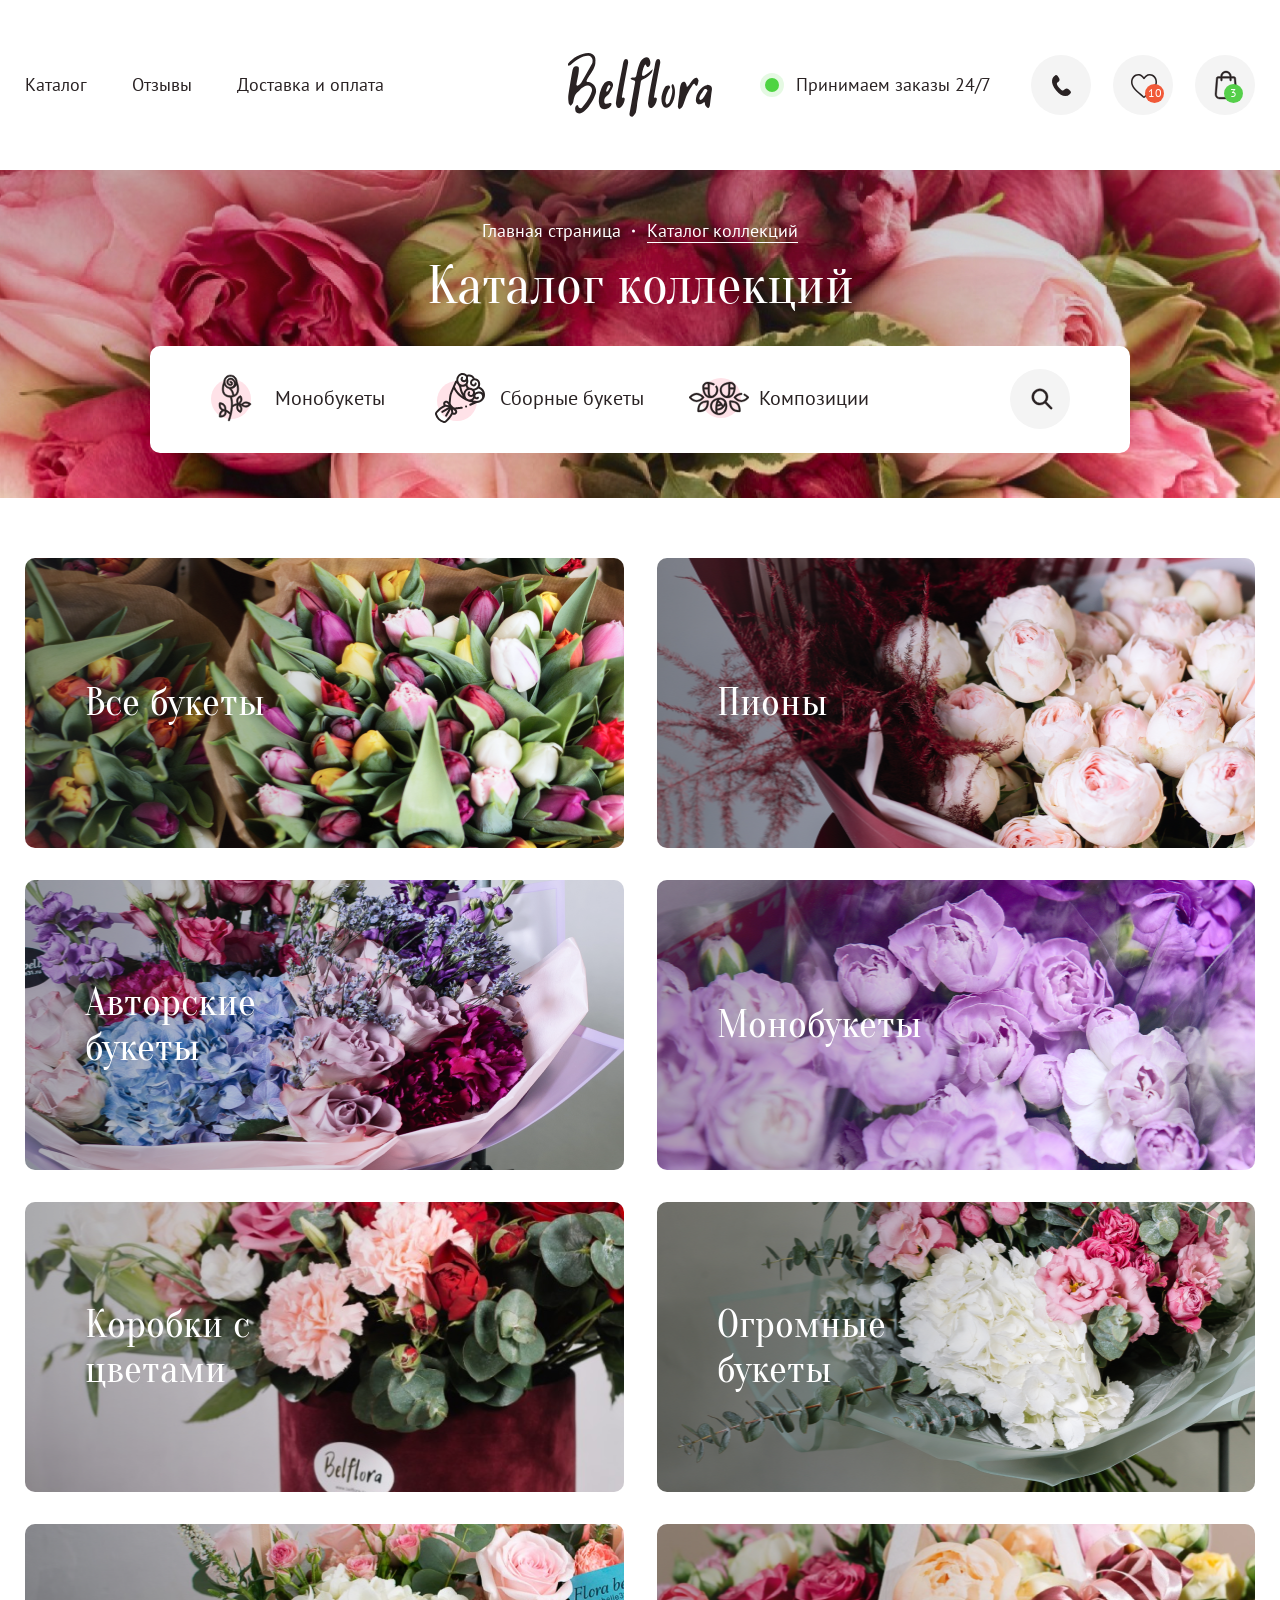
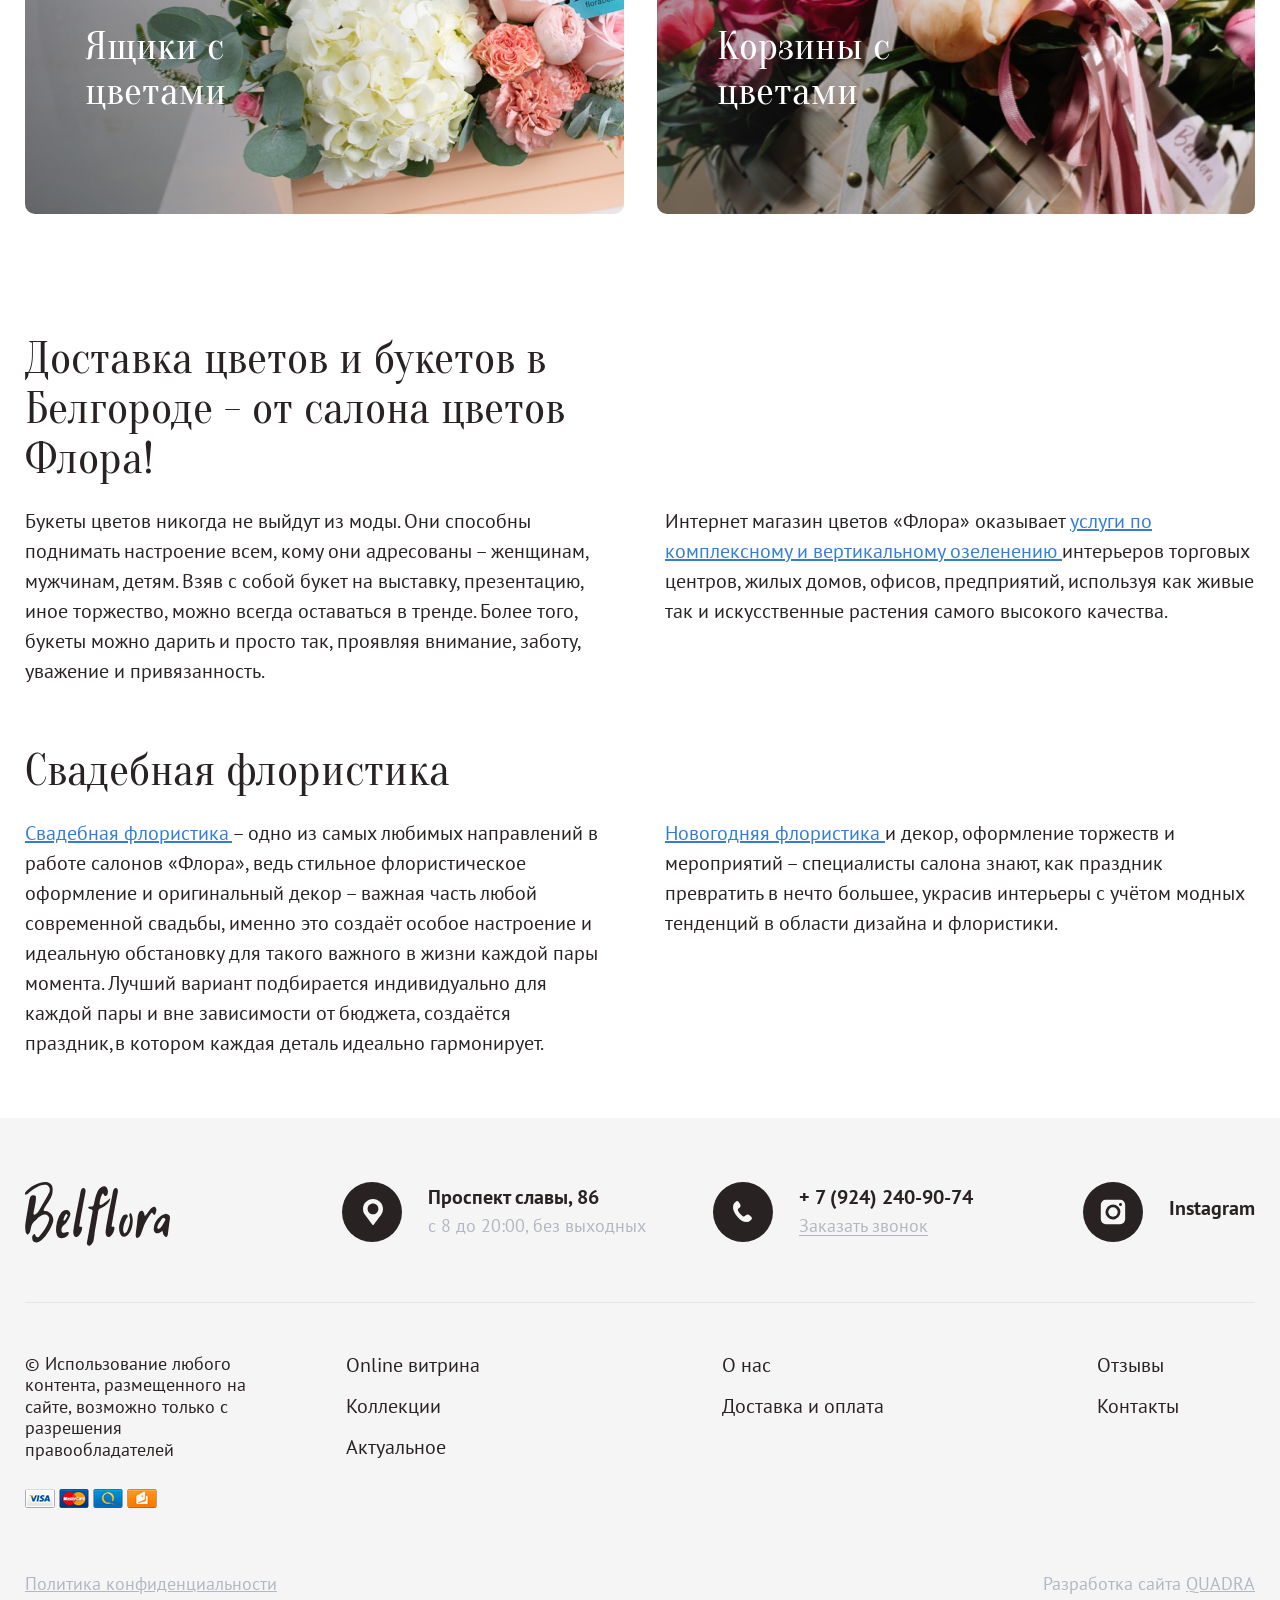
<file: catalog.html>
<!DOCTYPE html>
<html class="no-js" lang="ru">
  <head>
    <meta charset="utf-8">
    <meta name="viewport" content="width=device-width, initial-scale=1.0, maximum-scale=1.0">
    <meta name="format-detection" content="telephone=no">
    <title>Предварительный каталог :: Frontend pack</title>
    <!--
    link(rel="apple-touch-icon" sizes="180x180" href="assets/apple-touch-icon.png")
    link(rel="icon" type="image/png" sizes="32x32" href="assets/favicon-32x32.png")
    link(rel="icon" type="image/png" sizes="16x16" href="assets/favicon-16x16.png")
    link(rel="manifest" href="assets/site.webmanifest")
    link(rel="mask-icon" href="assets/safari-pinned-tab.svg" color="#ffffff")
    link(rel="shortcut icon" href="assets/favicon.ico")
    meta(name="msapplication-TileColor" content="#ffffff")
    meta(name="msapplication-config" content="assets/browserconfig.xml")
    meta(name="theme-color" content="#ffffff")
    
    -->
    <meta name="description" content="Description">
    <meta property="og:url" content="https://">
    <meta property="og:type" content="website">
    <meta property="og:title" content="title">
    <meta property="twitter:title" content="title">
    <meta property="og:description" content="description">
    <meta property="twitter:description" content="description">
    <meta property="og:image" content="assets/share.png">
    <link href="https://fonts.googleapis.com/css2?family=Oranienbaum&amp;display=swap" rel="stylesheet">
    <link href="https://fonts.googleapis.com/css2?family=Oranienbaum&amp;family=PT+Sans:wght@400;700&amp;display=swap" rel="stylesheet">
    <link rel="stylesheet" href="./assets/css/common.css">
    <script src="https://polyfill.io/v3/polyfill.min.js?features=default"></script>
  </head>
  <body class="body">
    <div class="header">
      <div class="container">
        <div class="header__wrap"> 
          <div class="mobile-search"> 
            <div class="search search-main"> 
              <button class="circle__button search__btn -js-searchopen">
                    <svg class="svgsprite _search">
                      <use xlink:href="assets/img/sprites/svgsprites.svg#search"></use>
                    </svg>
              </button>
              <input class="search__input" type="text" placeholder="Поиск...">
              <button class="search__close -js-searchclose">
                    <svg class="svgsprite _close">
                      <use xlink:href="assets/img/sprites/svgsprites.svg#close"></use>
                    </svg>
              </button>
            </div>
          </div>
          <nav class="nav header__nav"><a class="nav__link" href="catalog.html">Каталог</a><a class="nav__link" href="reports.html">Отзывы</a><a class="nav__link" href="pay.html">Доставка и оплата</a></nav><a class="header__logo" href="index.html"> <img src="./assets/img/logo.svg" alt=""></a>
          <div class="header__info">
            <div class="work-time">Принимаем заказы 24/7</div>
            <div class="header__buttons">
              <button class="circle__button circle__button--phone">
                    <svg class="svgsprite _phone">
                      <use xlink:href="assets/img/sprites/svgsprites.svg#phone"></use>
                    </svg>
                <div class="tooltip --mright">
                  <div class="contact contact--margin">
                    <p class="text-title">+ 7 (924) 240-90-74</p><a class="grey-description" href="#">Заказать звонок </a>
                  </div>
                  <div class="contact contact--margin">
                    <p class="text-title">Проспект славы, 86</p>
                    <div class="grey-description" href="#">с 8 до 20:00, без выходных</div>
                  </div><a class="contact contact--social">
                    <div class="circle__button circle__button--inst --black">
                          <svg class="svgsprite _inst">
                            <use xlink:href="assets/img/sprites/svgsprites.svg#inst"></use>
                          </svg>
                    </div>
                    <p class="text-title">Instagram</p></a>
                </div>
              </button><a class="circle__button" href="#">
                    <svg class="svgsprite _heart">
                      <use xlink:href="assets/img/sprites/svgsprites.svg#heart"></use>
                    </svg>
                <div class="feature__number">10</div></a>
              <button class="circle__button circle__button--basket -js-fadeinbasket" href="#">
                    <svg class="svgsprite _basket">
                      <use xlink:href="assets/img/sprites/svgsprites.svg#basket"></use>
                    </svg>
                <div class="basket__number">3</div>
              </button>
            </div>
          </div>
        </div>
      </div>
    </div>
    <div class="mobile-menu"> 
      <div class="conatiner"> 
        <nav class="mobile-menu__nav">
          <div class="accardeon"> 
            <div class="accardeon__item"> 
              <div class="accardeon__main">Каталог букетов</div>
              <div class="accardeon__drop">
                <div class="mobile-menu__link"> <a class="nav__link" href="#">Сыылка</a></div>
                <div class="mobile-menu__link"> <a class="nav__link" href="#">Сыылка</a></div>
              </div>
            </div>
            <div class="accardeon__item"> 
              <div class="accardeon__main">Подарки</div>
              <div class="accardeon__drop">
                <div class="mobile-menu__link"> <a class="nav__link" href="#">Сыылка</a></div>
                <div class="mobile-menu__link"> <a class="nav__link" href="#">Сыылка</a></div>
              </div>
            </div>
            <div class="mobile-menu__link"> <a class="nav__link" href="#">О нас</a></div>
            <div class="mobile-menu__link"> <a class="nav__link" href="#">Оплата и доставка</a></div>
            <div class="mobile-menu__link"> <a class="nav__link" href="#">Отзывы</a></div>
            <div class="mobile-menu__link"> <a class="nav__link" href="#">Контакты</a></div>
          </div>
        </nav>
        <div class="mobile-menu__contacts">
          <div class="footer__contact">
            <div class="footer__circle">
                  <svg class="svgsprite _marker">
                    <use xlink:href="assets/img/sprites/svgsprites.svg#marker"></use>
                  </svg>
            </div>
            <div class="contact">
              <p class="text-title">Проспект славы, 86</p>
              <div class="grey-description">с 8 до 20:00, без выходных</div>
            </div>
          </div>
          <div class="footer__contact">
            <div class="footer__circle">
                  <svg class="svgsprite _phone-footer">
                    <use xlink:href="assets/img/sprites/svgsprites.svg#phone-footer"></use>
                  </svg>
            </div>
            <div class="contact">
              <p class="text-title">+ 7 (924) 240-90-74</p><a class="grey-description" href="#">Заказать звонок </a>
            </div>
          </div>
          <div class="footer__contact">
            <div class="footer__circle">
                  <svg class="svgsprite _inst">
                    <use xlink:href="assets/img/sprites/svgsprites.svg#inst"></use>
                  </svg>
            </div>
            <div class="contact">
              <p class="text-title">Instagram</p>
            </div>
          </div>
        </div>
      </div>
    </div>
    <div class="content">
          <section class="main-banner --background-1">
            <div class="container">
                  <div class="crumbs --white --center crumbs--mainbanner"><a class="crumbs__link" href="#">Главная страница</a><a class="crumbs__link" href="#">Каталог коллекций</a>
                  </div>
              <h1 class="main-banner__title --white">Каталог коллекций</h1>
              <div class="main-banner__search">
                <div class="search search-main"> 
                  <button class="circle__button search__btn -js-searchopen">
                        <svg class="svgsprite _search">
                          <use xlink:href="assets/img/sprites/svgsprites.svg#search"></use>
                        </svg>
                  </button>
                  <input class="search__input" type="text" placeholder="Поиск...">
                  <button class="search__close -js-searchclose">
                        <svg class="svgsprite _close">
                          <use xlink:href="assets/img/sprites/svgsprites.svg#close"></use>
                        </svg>
                  </button>
                </div>
                <div class="main-banner__items">
                  <div class="main-banner__item"><img class="main-banner__ico" src="./assets/img/banners/i1.svg" alt="">
                    <p class="main-banner__text">Монобукеты</p>
                  </div>
                  <div class="main-banner__item"><img class="main-banner__ico" src="./assets/img/banners/i2.svg" alt="">
                    <p class="main-banner__text">Сборные букеты</p>
                  </div>
                  <div class="main-banner__item"><img class="main-banner__ico" src="./assets/img/banners/i3.svg" alt="">
                    <p class="main-banner__text">Композиции</p>
                  </div>
                </div>
              </div>
            </div>
          </section>
      <section class="section-catalogs">
        <div class="container">
          <div class="catalog">
            <div class="catalogs__list"><a class="catalog__item" href="catalog-filter.html">
                    <div class="catalog__bg lazy" data-src="./assets/img/catalog/1.png"></div>
                    <h3 class="catalog__title">Все букеты</h3></a><a class="catalog__item" href="catalog-filter.html">
                    <div class="catalog__bg lazy" data-src="./assets/img/catalog/2.png"></div>
                    <h3 class="catalog__title">Пионы</h3></a><a class="catalog__item" href="catalog-filter.html">
                    <div class="catalog__bg lazy" data-src="./assets/img/catalog/3.png"></div>
                    <h3 class="catalog__title">Авторские букеты</h3></a><a class="catalog__item" href="catalog-filter.html">
                    <div class="catalog__bg lazy" data-src="./assets/img/catalog/4.png"></div>
                    <h3 class="catalog__title">Монобукеты</h3></a><a class="catalog__item" href="catalog-filter.html">
                    <div class="catalog__bg lazy" data-src="./assets/img/catalog/5.png"></div>
                    <h3 class="catalog__title">Коробки с цветами</h3></a><a class="catalog__item" href="catalog-filter.html">
                    <div class="catalog__bg lazy" data-src="./assets/img/catalog/6.png"></div>
                    <h3 class="catalog__title">Огромные букеты</h3></a><a class="catalog__item" href="catalog-filter.html">
                    <div class="catalog__bg lazy" data-src="./assets/img/catalog/7.png"></div>
                    <h3 class="catalog__title">Ящики с цветами</h3></a><a class="catalog__item" href="catalog-filter.html">
                    <div class="catalog__bg lazy" data-src="./assets/img/catalog/8.png"></div>
                    <h3 class="catalog__title">Корзины с цветами</h3></a>
            </div>
          </div><a class="catalog__btn button --white" href="catalog.html">Еще коллекции</a>
        </div>
      </section>
          <section class="text-section">
            <div class="container">
              <div class="text-block">
                <h2 class="text-block__title">Доставка цветов и букетов в Белгороде - от салона цветов Флора!</h2>
                <div class="text-block__list">
                  <div class="text__item">
                    <p class="text">Букеты цветов никогда не выйдут из моды. Они способны поднимать настроение всем, кому они адресованы – женщинам, мужчинам, детям. Взяв с собой букет на выставку, презентацию, иное торжество, можно всегда оставаться в тренде. Более того, букеты можно дарить и просто так, проявляя внимание, заботу, уважение и привязанность.</p>
                  </div>
                  <div class="text__item">
                    <p class="text">
                       Интернет магазин цветов «Флора» оказывает <a href="#">услуги по комплексному и вертикальному озеленению </a>интерьеров торговых центров, жилых домов, офисов, предприятий, используя как живые так и искусственные растения самого высокого качества.</p>
                  </div>
                </div>
              </div>
              <div class="text-block">
                <h2 class="text-block__title">Свадебная флористика</h2>
                <div class="text-block__list">
                  <div class="text__item">
                    <p class="text"><a href="#">Свадебная флористика  </a>– одно из самых любимых направлений в работе салонов «Флора», ведь  стильное флористическое оформление и оригинальный декор – важная часть любой современной свадьбы, именно это создаёт особое настроение  и идеальную обстановку для такого важного в жизни каждой пары момента. Лучший вариант подбирается индивидуально для каждой пары и вне зависимости от бюджета, создаётся праздник,в котором каждая деталь идеально гармонирует.</p>
                  </div>
                  <div class="text__item">
                    <p class="text"> <a href="#">Новогодняя флористика </a>и декор, оформление торжеств и мероприятий – специалисты салона знают, как праздник превратить в нечто большее, украсив интерьеры с учётом модных тенденций в области дизайна и флористики. </p>
                  </div>
                </div>
              </div>
            </div>
          </section>
    </div>
    <footer class="footer">
      <div class="container">
        <div class="footer__top">
          <div class="footer__item">
            <div class="footer__logo"><img src="./assets/img/logo.svg" alt=""></div>
          </div>
          <div class="footer__item">
            <div class="footer__contact">
              <div class="footer__circle">
                    <svg class="svgsprite _marker">
                      <use xlink:href="assets/img/sprites/svgsprites.svg#marker"></use>
                    </svg>
              </div>
              <div class="contact">
                <p class="text-title">Проспект славы, 86</p>
                <div class="grey-description">с 8 до 20:00, без выходных</div>
              </div>
            </div>
          </div>
          <div class="footer__item">
            <div class="footer__contact">
              <div class="footer__circle">
                    <svg class="svgsprite _phone-footer">
                      <use xlink:href="assets/img/sprites/svgsprites.svg#phone-footer"></use>
                    </svg>
              </div>
              <div class="contact">
                <p class="text-title">+ 7 (924) 240-90-74</p><a class="grey-description" href="#">Заказать звонок </a>
              </div>
            </div>
          </div>
          <div class="footer__item">
            <div class="footer__contact">
              <div class="footer__circle">
                    <svg class="svgsprite _inst">
                      <use xlink:href="assets/img/sprites/svgsprites.svg#inst"></use>
                    </svg>
              </div>
              <div class="contact">
                <p class="text-title">Instagram</p>
              </div>
            </div>
          </div>
        </div>
        <div class="footer__center">
          <div class="footer__item">
            <p class="copyright">© Использование любого контента, размещенного на сайте, возможно только с разрешения правообладателей</p><img class="pay-img" src="./assets/img/payments.png" alt="">
          </div>
          <div class="footer__item">
            <div class="footer__link"><a class="link" href="#">Online витрина</a></div>
            <div class="footer__link"><a class="link" href="#">Коллекции</a></div>
            <div class="footer__link"><a class="link" href="#">Актуальное</a></div>
          </div>
          <div class="footer__item">
            <div class="footer__link"><a class="link" href="#">О нас</a></div>
            <div class="footer__link"><a class="link" href="#">Доставка и оплата</a></div>
          </div>
          <div class="footer__item">
            <div class="footer__link"><a class="link" href="#">Отзывы</a></div>
            <div class="footer__link"> <a class="link" href="#">Контакты</a></div>
          </div>
        </div>
        <div class="footer__bottom">
          <p> <a href="#"> Политика конфиденциальности</a></p>
          <p>
             Разработка сайта <a href="#">QUADRA </a></p>
        </div>
      </div>
    </footer>
    <footer class="mobile-footer">
      <div class="container"> 
        <div class="accardeon"> 
          <div class="accardeon__item">
            <div class="accardeon__main">Контактная информация</div>
            <div class="accardeon__drop">
              <div class="footer__contact">
                <div class="footer__circle">
                      <svg class="svgsprite _marker">
                        <use xlink:href="assets/img/sprites/svgsprites.svg#marker"></use>
                      </svg>
                </div>
                <div class="contact">
                  <p class="text-title">Проспект славы, 86</p>
                  <div class="grey-description">с 8 до 20:00, без выходных</div>
                </div>
              </div>
              <div class="footer__contact">
                <div class="footer__circle">
                      <svg class="svgsprite _phone-footer">
                        <use xlink:href="assets/img/sprites/svgsprites.svg#phone-footer"></use>
                      </svg>
                </div>
                <div class="contact">
                  <p class="text-title">+ 7 (924) 240-90-74</p><a class="grey-description" href="#">Заказать звонок </a>
                </div>
              </div>
              <div class="footer__contact">
                <div class="footer__circle">
                      <svg class="svgsprite _inst">
                        <use xlink:href="assets/img/sprites/svgsprites.svg#inst"></use>
                      </svg>
                </div>
                <div class="contact">
                  <p class="text-title">Instagram</p>
                </div>
              </div>
            </div>
          </div>
          <div class="accardeon__item">
            <div class="accardeon__main">Основные разделы</div>
            <div class="accardeon__drop">
              <div class="footer__link"><a class="link" href="#">Online витрина</a></div>
              <div class="footer__link"><a class="link" href="#">Коллекции</a></div>
              <div class="footer__link"><a class="link" href="#">Актуальное</a></div>
              <div class="footer__link"><a class="link" href="#">Доставка и оплата</a></div>
            </div>
          </div>
          <div class="accardeon__item">
            <div class="accardeon__main">Информация о компании</div>
            <div class="accardeon__drop">
              <div class="footer__link"><a class="link" href="#">О нас</a></div>
              <div class="footer__link"><a class="link" href="#">Отзывы</a></div>
              <div class="footer__link"> <a class="link" href="#">Контакты</a></div>
            </div>
          </div>
          <div class="accardeon__item">
            <div class="accardeon__main">Способы оплаты</div>
            <div class="accardeon__drop"><img class="pay-img" src="./assets/img/payments.png" alt=""></div>
          </div>
        </div>
        <p class="copyright">© Использование любого контента, размещенного на сайте, возможно только с разрешения правообладателей</p>
        <div class="footer__bottom">
          <p> <a href="#"> Политика конфиденциальности</a></p>
          <p>
             Разработка сайта <a href="#">QUADRA </a></p>
        </div>
      </div>
    </footer>
    <div class="basket">
      <div class="basket__bg -js-fadeoutbasket"></div>
      <form class="basket__wrap">
        <div class="basket__top">
          <div class="basket__header">
            <h2>Ваша корзина</h2>
            <button class="basket__close -js-fadeoutbasket">
                  <svg class="svgsprite _close">
                    <use xlink:href="assets/img/sprites/svgsprites.svg#close"></use>
                  </svg>
            </button>
          </div>
          <div class="basket__body"> 
                <div class="basket-cart">
                  <div class="basket__left">
                    <div class="basket-cart__pic"> <img src="./assets/img/carts/6.png"></div>
                    <div class="basket-cart__info">
                      <h5 class="basket-cart__title">Букет из кустовой хризантемы и кустовой розы</h5>
                      <p class="text-grey basket-cart__text">51 штука</p>
                      <div class="basket-cart__amount">
                            <div class="counter"> 
                              <div class="counter__minus">
                                    <svg class="svgsprite _minus">
                                      <use xlink:href="assets/img/sprites/svgsprites.svg#minus"></use>
                                    </svg>
                              </div>
                              <input class="counter__input" type="text" disabled value="1">
                              <div class="counter__plus">
                                    <svg class="svgsprite _plus">
                                      <use xlink:href="assets/img/sprites/svgsprites.svg#plus"></use>
                                    </svg>
                              </div>
                            </div>
                        <div class="basket-cart__summ summ">2 358 руб.</div>
                      </div>
                    </div>
                  </div>
                  <div class="basket__right">
                    <div class="basket-cart__close">
                          <svg class="svgsprite _close-small">
                            <use xlink:href="assets/img/sprites/svgsprites.svg#close-small"></use>
                          </svg>
                    </div>
                  </div>
                </div>
          </div>
        </div>
        <div class="basket__bottom">  
          <div class="basket__set"> 
            <p>Добавить набор для продления жизни сразенных цветов?</p>
            <div class="basket__radios">
              <label class="basket__radio">
                <input class="hidden" type="radio" name="set" checked>
                <div class="basket__radio-button">Да</div>
              </label>
              <label class="basket__radio">
                <input class="hidden" type="radio" name="set">
                <div class="basket__radio-button">Нет</div>
              </label>
            </div>
          </div>
          <div class="basket__bottom-wrap">
            <div class="basket__price price"> 
              <div class="price-wrap">
                <div class="prce__item"> 
                  <h5>Стоимость </h5>
                  <div class="price__number summ"> 7 212 руб.</div>
                </div>
              </div>
              <div class="price-wrap">
                <div class="prce__item"> 
                  <h5>Cкидка </h5>
                  <div class="price__number summ"> 0 руб.</div>
                </div>
              </div>
            </div>
            <div class="basket__buttons"> <a class="basket__button button --dark --big" href="#">Оформить заказ</a>
              <button class="basket__button basket__button--close button --white --big -js-fadeoutbasket">Продолжить покупки</button>
            </div>
          </div>
        </div>
      </form>
    </div>
    <div class="mobile-bar">
      <div class="mobile-bar__item">
        <button class="mobile-bar__btn mobile-bar__btn--open -js-fadeoutbasket -js-fadeinmenu">
          <div class="mobile-bar__ico">
                <svg class="svgsprite _burger">
                  <use xlink:href="assets/img/sprites/svgsprites.svg#burger"></use>
                </svg>
          </div>
          <div class="mobile-bar__text">Меню</div>
        </button>
        <button class="mobile-bar__close -js-fadeoutmenu">
          <div class="mobile-bar__ico">
                <svg class="svgsprite _close">
                  <use xlink:href="assets/img/sprites/svgsprites.svg#close"></use>
                </svg>
          </div>
          <div class="mobile-bar__text">Закрыть</div>
        </button>
      </div>
      <div class="mobile-bar__item">
        <button class="mobile-bar__btn mobile-bar__btn--open -js-fadeinbasket -js-fadeoutmenu">
          <div class="mobile-bar__ico">
                <svg class="svgsprite _mobile-basket">
                  <use xlink:href="assets/img/sprites/svgsprites.svg#mobile-basket"></use>
                </svg>
          </div>
          <div class="mobile-bar__text">Корзина</div>
        </button>
        <button class="mobile-bar__close -js-fadeoutbasket"> 
          <div class="mobile-bar__ico">
                <svg class="svgsprite _close">
                  <use xlink:href="assets/img/sprites/svgsprites.svg#close"></use>
                </svg>
          </div>
          <div class="mobile-bar__text">Закрыть</div>
        </button>
      </div>
      <div class="mobile-bar__item">
        <!-- навесть .active если надо активной сделать, на странице избранное--><a class="mobile-bar__btn mobile-bar__btn--link" href="#"> 
          <div class="mobile-bar__ico">
                <svg class="svgsprite _feature">
                  <use xlink:href="assets/img/sprites/svgsprites.svg#feature"></use>
                </svg>
          </div>
          <div class="mobile-bar__text">Избранное</div></a>
      </div>
    </div>
    <script src="https://code.jquery.com/jquery-3.6.0.slim.min.js"></script>
    <script src="assets/js/vendors~main.bundle.js"></script>
    <script src="https://api-maps.yandex.ru/2.1/?apikey=1553c677-16fe-4d87-838c-fd3f2e9a8e63&amp;lang=ru_RU" type="text/javascript"></script>
    <script src="assets/js/main.bundle.js?v=1.2.3"></script>
  </body>
</html>
</file>
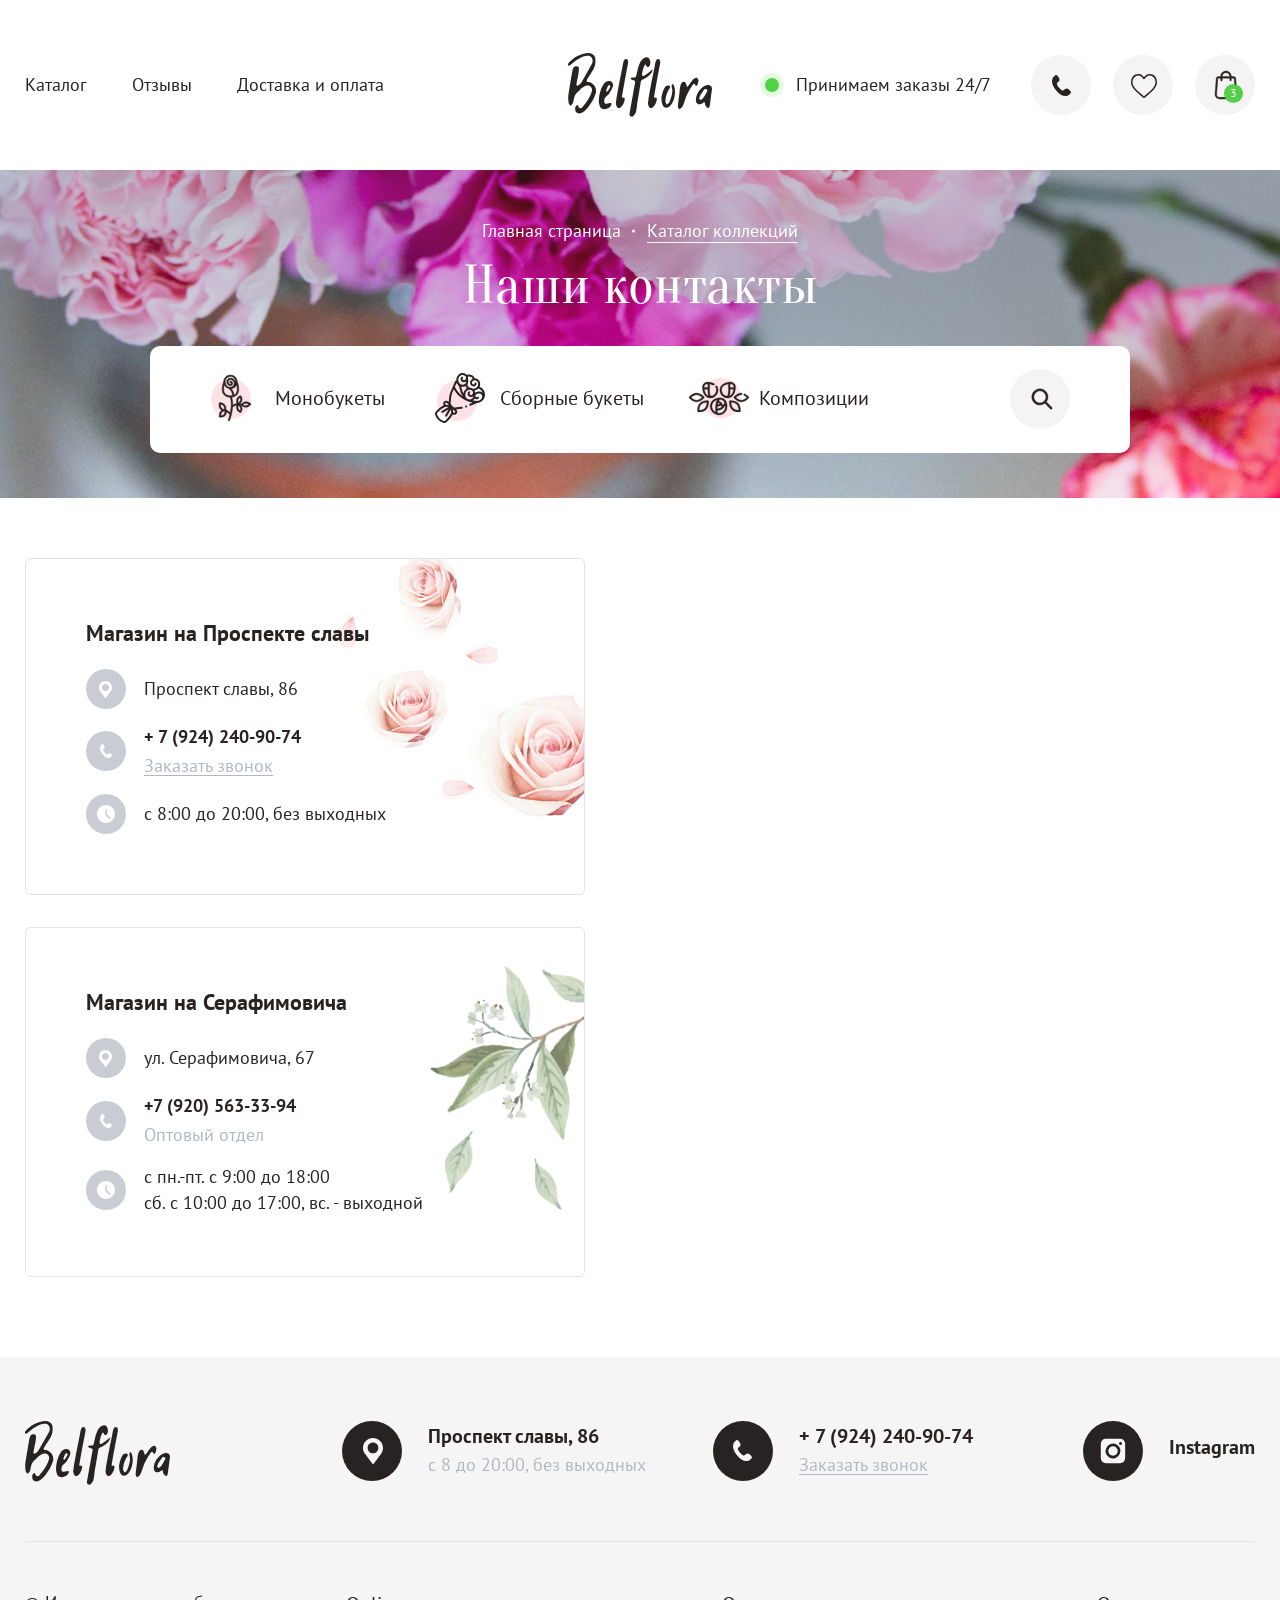
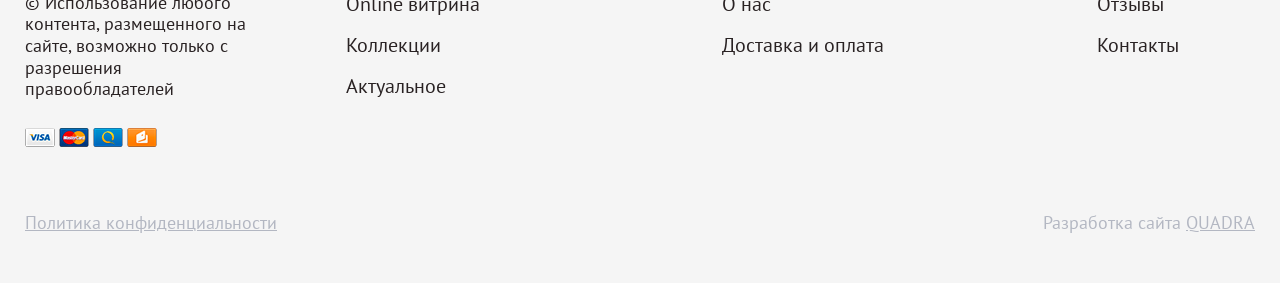
<file: contacts copy.html>
<!DOCTYPE html>
<html class="no-js" lang="ru">
  <head>
    <meta charset="utf-8">
    <meta name="viewport" content="width=device-width, initial-scale=1.0, maximum-scale=1.0">
    <meta name="format-detection" content="telephone=no">
    <title>Предварительный каталог :: Frontend pack</title>
    <!--
    link(rel="apple-touch-icon" sizes="180x180" href="assets/apple-touch-icon.png")
    link(rel="icon" type="image/png" sizes="32x32" href="assets/favicon-32x32.png")
    link(rel="icon" type="image/png" sizes="16x16" href="assets/favicon-16x16.png")
    link(rel="manifest" href="assets/site.webmanifest")
    link(rel="mask-icon" href="assets/safari-pinned-tab.svg" color="#ffffff")
    link(rel="shortcut icon" href="assets/favicon.ico")
    meta(name="msapplication-TileColor" content="#ffffff")
    meta(name="msapplication-config" content="assets/browserconfig.xml")
    meta(name="theme-color" content="#ffffff")
    
    -->
    <meta name="description" content="Description">
    <meta property="og:url" content="https://">
    <meta property="og:type" content="website">
    <meta property="og:title" content="title">
    <meta property="twitter:title" content="title">
    <meta property="og:description" content="description">
    <meta property="twitter:description" content="description">
    <meta property="og:image" content="assets/share.png">
    <link href="https://fonts.googleapis.com/css2?family=Oranienbaum&amp;display=swap" rel="stylesheet">
    <link href="https://fonts.googleapis.com/css2?family=Oranienbaum&amp;family=PT+Sans:wght@400;700&amp;display=swap" rel="stylesheet">
    <link rel="stylesheet" href="./assets/css/common.css">
    <script src="https://polyfill.io/v3/polyfill.min.js?features=default"></script>
  </head>
  <body class="body">
    <div class="header">
      <div class="container">
        <div class="header__wrap"> 
          <div class="mobile-search"> 
            <div class="search search-main"> 
              <button class="circle__button search__btn -js-searchopen">
                    <svg class="svgsprite _search">
                      <use xlink:href="assets/img/sprites/svgsprites.svg#search"></use>
                    </svg>
              </button>
              <input class="search__input" type="text" placeholder="Поиск...">
              <button class="search__close -js-searchclose">
                    <svg class="svgsprite _close">
                      <use xlink:href="assets/img/sprites/svgsprites.svg#close"></use>
                    </svg>
              </button>
            </div>
          </div>
          <nav class="nav header__nav"><a class="nav__link" href="catalog.html">Каталог</a><a class="nav__link" href="reports.html">Отзывы</a><a class="nav__link" href="pay.html">Доставка и оплата</a></nav><a class="header__logo" href="index.html"> <img src="./assets/img/logo.svg" alt=""></a>
          <div class="header__info">
            <div class="work-time">Принимаем заказы 24/7</div>
            <div class="header__buttons">
              <button class="circle__button circle__button--phone -js-fadeintooltip">
                    <svg class="svgsprite _phone">
                      <use xlink:href="assets/img/sprites/svgsprites.svg#phone"></use>
                    </svg>
                <div class="tooltip --mright">
                  <div class="contact contact--margin">
                    <p class="text-title">+ 7 (924) 240-90-74</p><a class="grey-description" href="#">Заказать звонок </a>
                  </div>
                  <div class="contact contact--margin">
                    <p class="text-title">Проспект славы, 86</p>
                    <div class="grey-description" href="#">с 8 до 20:00, без выходных</div>
                  </div><a class="contact contact--social">
                    <div class="circle__button circle__button--inst --black">
                          <svg class="svgsprite _inst">
                            <use xlink:href="assets/img/sprites/svgsprites.svg#inst"></use>
                          </svg>
                    </div>
                    <p class="text-title">Instagram</p></a>
                </div>
              </button><a class="circle__button" href="#">
                    <svg class="svgsprite _heart">
                      <use xlink:href="assets/img/sprites/svgsprites.svg#heart"></use>
                    </svg></a>
              <button class="circle__button circle__button--basket -js-fadeinbasket" href="#">
                    <svg class="svgsprite _basket">
                      <use xlink:href="assets/img/sprites/svgsprites.svg#basket"></use>
                    </svg>
                <div class="basket__number">3</div>
              </button>
            </div>
          </div>
        </div>
      </div>
    </div>
    <div class="mobile-menu"> 
      <div class="conatiner"> 
        <nav class="mobile-menu__nav">
          <div class="accardeon"> 
            <div class="accardeon__item"> 
              <div class="accardeon__main">Каталог букетов</div>
              <div class="accardeon__drop">
                <div class="mobile-menu__link"> <a class="nav__link" href="#">Сыылка</a></div>
                <div class="mobile-menu__link"> <a class="nav__link" href="#">Сыылка</a></div>
              </div>
            </div>
            <div class="accardeon__item"> 
              <div class="accardeon__main">Подарки</div>
              <div class="accardeon__drop">
                <div class="mobile-menu__link"> <a class="nav__link" href="#">Сыылка</a></div>
                <div class="mobile-menu__link"> <a class="nav__link" href="#">Сыылка</a></div>
              </div>
            </div>
            <div class="mobile-menu__link"> <a class="nav__link" href="#">О нас</a></div>
            <div class="mobile-menu__link"> <a class="nav__link" href="#">Оплата и доставка</a></div>
            <div class="mobile-menu__link"> <a class="nav__link" href="#">Отзывы</a></div>
            <div class="mobile-menu__link"> <a class="nav__link" href="#">Контакты</a></div>
          </div>
        </nav>
        <div class="mobile-menu__contacts">
          <div class="footer__contact">
            <div class="footer__circle">
                  <svg class="svgsprite _marker">
                    <use xlink:href="assets/img/sprites/svgsprites.svg#marker"></use>
                  </svg>
            </div>
            <div class="contact">
              <p class="text-title">Проспект славы, 86</p>
              <div class="grey-description">с 8 до 20:00, без выходных</div>
            </div>
          </div>
          <div class="footer__contact">
            <div class="footer__circle">
                  <svg class="svgsprite _phone-footer">
                    <use xlink:href="assets/img/sprites/svgsprites.svg#phone-footer"></use>
                  </svg>
            </div>
            <div class="contact">
              <p class="text-title">+ 7 (924) 240-90-74</p><a class="grey-description" href="#">Заказать звонок </a>
            </div>
          </div>
          <div class="footer__contact">
            <div class="footer__circle">
                  <svg class="svgsprite _inst">
                    <use xlink:href="assets/img/sprites/svgsprites.svg#inst"></use>
                  </svg>
            </div>
            <div class="contact">
              <p class="text-title">Instagram</p>
            </div>
          </div>
        </div>
      </div>
    </div>
    <div class="content">
          <section class="main-banner --background-3">
            <div class="container">
                  <div class="crumbs --white --center crumbs--mainbanner"><a class="crumbs__link" href="#">Главная страница</a><a class="crumbs__link" href="#">Каталог коллекций</a>
                  </div>
              <h1 class="main-banner__title --white">Наши контакты</h1>
              <div class="main-banner__search">
                <div class="search search-main"> 
                  <button class="circle__button search__btn -js-searchopen">
                        <svg class="svgsprite _search">
                          <use xlink:href="assets/img/sprites/svgsprites.svg#search"></use>
                        </svg>
                  </button>
                  <input class="search__input" type="text" placeholder="Поиск...">
                  <button class="search__close -js-searchclose">
                        <svg class="svgsprite _close">
                          <use xlink:href="assets/img/sprites/svgsprites.svg#close"></use>
                        </svg>
                  </button>
                </div>
                <div class="main-banner__items">
                  <div class="main-banner__item"><img class="main-banner__ico" src="./assets/img/banners/i1.svg" alt="">
                    <p class="main-banner__text">Монобукеты</p>
                  </div>
                  <div class="main-banner__item"><img class="main-banner__ico" src="./assets/img/banners/i2.svg" alt="">
                    <p class="main-banner__text">Сборные букеты</p>
                  </div>
                  <div class="main-banner__item"><img class="main-banner__ico" src="./assets/img/banners/i3.svg" alt="">
                    <p class="main-banner__text">Композиции</p>
                  </div>
                </div>
              </div>
            </div>
          </section>
      <section class="contacts-section"> 
        <div class="container">
          <div class="contacts">  
            <div class="contacts__item">
              <div class="contacts__block --bg-1">
                <div class="contacts__title">Магазин на Проспекте славы</div>
                <div class="contact__item"> 
                  <div class="contact__ico"> 
                        <svg class="svgsprite _contact-marker">
                          <use xlink:href="assets/img/sprites/svgsprites.svg#contact-marker"></use>
                        </svg>
                  </div>
                  <div class="contact">
                    <p>Проспект славы, 86</p>
                  </div>
                </div>
                <div class="contact__item"> 
                  <div class="contact__ico"> 
                        <svg class="svgsprite _contact-phone">
                          <use xlink:href="assets/img/sprites/svgsprites.svg#contact-phone"></use>
                        </svg>
                  </div>
                  <div class="contact">
                    <p class="text-title">+ 7 (924) 240-90-74</p><a class="grey-description" href="#">Заказать звонок </a>
                  </div>
                </div>
                <div class="contact__item"> 
                  <div class="contact__ico">
                        <svg class="svgsprite _clock">
                          <use xlink:href="assets/img/sprites/svgsprites.svg#clock"></use>
                        </svg>
                  </div>
                  <div class="contact">
                    <p>с 8:00 до 20:00, без выходных</p>
                  </div>
                </div>
              </div>
              <div class="contacts__block --bg-2">
                <div class="contacts__title">Магазин на Серафимовича</div>
                <div class="contact__item"> 
                  <div class="contact__ico"> 
                        <svg class="svgsprite _contact-marker">
                          <use xlink:href="assets/img/sprites/svgsprites.svg#contact-marker"></use>
                        </svg>
                  </div>
                  <div class="contact">
                    <p>ул. Серафимовича, 67</p>
                  </div>
                </div>
                <div class="contact__item"> 
                  <div class="contact__ico"> 
                        <svg class="svgsprite _contact-phone">
                          <use xlink:href="assets/img/sprites/svgsprites.svg#contact-phone"></use>
                        </svg>
                  </div>
                  <div class="contact">
                    <p class="text-title">+7 (920) 563-33-94</p>
                    <div class="grey-description" href="#">Оптовый отдел</div>
                  </div>
                </div>
                <div class="contact__item"> 
                  <div class="contact__ico">
                        <svg class="svgsprite _clock">
                          <use xlink:href="assets/img/sprites/svgsprites.svg#clock"></use>
                        </svg>
                  </div>
                  <div class="contact">
                    <p>с пн.-пт. с 9:00 до 18:00 </p>
                    <p>сб. с 10:00 до 17:00, вс. - выходной</p>
                  </div>
                </div>
              </div>
            </div>
            <div class="contacts__map">
              <div class="map" id="map"></div>
            </div>
          </div>
        </div>
      </section>
    </div>
    <footer class="footer">
      <div class="container">
        <div class="footer__top">
          <div class="footer__item">
            <div class="footer__logo"><img src="./assets/img/logo.svg" alt=""></div>
          </div>
          <div class="footer__item">
            <div class="footer__contact">
              <div class="footer__circle">
                    <svg class="svgsprite _marker">
                      <use xlink:href="assets/img/sprites/svgsprites.svg#marker"></use>
                    </svg>
              </div>
              <div class="contact">
                <p class="text-title">Проспект славы, 86</p>
                <div class="grey-description">с 8 до 20:00, без выходных</div>
              </div>
            </div>
          </div>
          <div class="footer__item">
            <div class="footer__contact">
              <div class="footer__circle">
                    <svg class="svgsprite _phone-footer">
                      <use xlink:href="assets/img/sprites/svgsprites.svg#phone-footer"></use>
                    </svg>
              </div>
              <div class="contact">
                <p class="text-title">+ 7 (924) 240-90-74</p><a class="grey-description" href="#">Заказать звонок </a>
              </div>
            </div>
          </div>
          <div class="footer__item">
            <div class="footer__contact">
              <div class="footer__circle">
                    <svg class="svgsprite _inst">
                      <use xlink:href="assets/img/sprites/svgsprites.svg#inst"></use>
                    </svg>
              </div>
              <div class="contact">
                <p class="text-title">Instagram</p>
              </div>
            </div>
          </div>
        </div>
        <div class="footer__center">
          <div class="footer__item">
            <p class="copyright">© Использование любого контента, размещенного на сайте, возможно только с разрешения правообладателей</p><img class="pay-img" src="./assets/img/payments.png" alt="">
          </div>
          <div class="footer__item">
            <div class="footer__link"><a class="link" href="#">Online витрина</a></div>
            <div class="footer__link"><a class="link" href="#">Коллекции</a></div>
            <div class="footer__link"><a class="link" href="#">Актуальное</a></div>
          </div>
          <div class="footer__item">
            <div class="footer__link"><a class="link" href="#">О нас</a></div>
            <div class="footer__link"><a class="link" href="#">Доставка и оплата</a></div>
          </div>
          <div class="footer__item">
            <div class="footer__link"><a class="link" href="#">Отзывы</a></div>
            <div class="footer__link"> <a class="link" href="#">Контакты</a></div>
          </div>
        </div>
        <div class="footer__bottom">
          <p> <a href="#"> Политика конфиденциальности</a></p>
          <p>
             Разработка сайта <a href="#">QUADRA </a></p>
        </div>
      </div>
    </footer>
    <footer class="mobile-footer">
      <div class="container"> 
        <div class="accardeon"> 
          <div class="accardeon__item">
            <div class="accardeon__main">Контактная информация</div>
            <div class="accardeon__drop">
              <div class="footer__contact">
                <div class="footer__circle">
                      <svg class="svgsprite _marker">
                        <use xlink:href="assets/img/sprites/svgsprites.svg#marker"></use>
                      </svg>
                </div>
                <div class="contact">
                  <p class="text-title">Проспект славы, 86</p>
                  <div class="grey-description">с 8 до 20:00, без выходных</div>
                </div>
              </div>
              <div class="footer__contact">
                <div class="footer__circle">
                      <svg class="svgsprite _phone-footer">
                        <use xlink:href="assets/img/sprites/svgsprites.svg#phone-footer"></use>
                      </svg>
                </div>
                <div class="contact">
                  <p class="text-title">+ 7 (924) 240-90-74</p><a class="grey-description" href="#">Заказать звонок </a>
                </div>
              </div>
              <div class="footer__contact">
                <div class="footer__circle">
                      <svg class="svgsprite _inst">
                        <use xlink:href="assets/img/sprites/svgsprites.svg#inst"></use>
                      </svg>
                </div>
                <div class="contact">
                  <p class="text-title">Instagram</p>
                </div>
              </div>
            </div>
          </div>
          <div class="accardeon__item">
            <div class="accardeon__main">Основные разделы</div>
            <div class="accardeon__drop">
              <div class="footer__link"><a class="link" href="#">Online витрина</a></div>
              <div class="footer__link"><a class="link" href="#">Коллекции</a></div>
              <div class="footer__link"><a class="link" href="#">Актуальное</a></div>
              <div class="footer__link"><a class="link" href="#">Доставка и оплата</a></div>
            </div>
          </div>
          <div class="accardeon__item">
            <div class="accardeon__main">Информация о компании</div>
            <div class="accardeon__drop">
              <div class="footer__link"><a class="link" href="#">О нас</a></div>
              <div class="footer__link"><a class="link" href="#">Отзывы</a></div>
              <div class="footer__link"> <a class="link" href="#">Контакты</a></div>
            </div>
          </div>
          <div class="accardeon__item">
            <div class="accardeon__main">Способы оплаты</div>
            <div class="accardeon__drop"><img class="pay-img" src="./assets/img/payments.png" alt=""></div>
          </div>
        </div>
        <p class="copyright">© Использование любого контента, размещенного на сайте, возможно только с разрешения правообладателей</p>
        <div class="footer__bottom">
          <p> <a href="#"> Политика конфиденциальности</a></p>
          <p>
             Разработка сайта <a href="#">QUADRA </a></p>
        </div>
      </div>
    </footer>
    <div class="basket">
      <div class="basket__bg -js-fadeoutbasket"></div>
      <form class="basket__wrap">
        <div class="basket__top">
          <div class="basket__header">
            <h2>Ваша корзина</h2>
            <button class="basket__close -js-fadeoutbasket">
                  <svg class="svgsprite _close">
                    <use xlink:href="assets/img/sprites/svgsprites.svg#close"></use>
                  </svg>
            </button>
          </div>
          <div class="basket__body"> 
                <div class="basket-cart">
                  <div class="basket__left">
                    <div class="basket-cart__pic"> <img src="./assets/img/carts/6.png"></div>
                    <div class="basket-cart__info">
                      <h5 class="basket-cart__title">Букет из кустовой хризантемы и кустовой розы</h5>
                      <p class="text-grey basket-cart__text">51 штука</p>
                      <div class="basket-cart__amount">
                            <div class="counter"> 
                              <div class="counter__minus">
                                    <svg class="svgsprite _minus">
                                      <use xlink:href="assets/img/sprites/svgsprites.svg#minus"></use>
                                    </svg>
                              </div>
                              <input class="counter__input" type="text" disabled value="1">
                              <div class="counter__plus">
                                    <svg class="svgsprite _plus">
                                      <use xlink:href="assets/img/sprites/svgsprites.svg#plus"></use>
                                    </svg>
                              </div>
                            </div>
                        <div class="basket-cart__summ summ">2 358 руб.</div>
                      </div>
                    </div>
                  </div>
                  <div class="basket__right">
                    <div class="basket-cart__close">
                          <svg class="svgsprite _close-small">
                            <use xlink:href="assets/img/sprites/svgsprites.svg#close-small"></use>
                          </svg>
                    </div>
                  </div>
                </div>
          </div>
        </div>
        <div class="basket__bottom">  
          <div class="basket__set"> 
            <p>Добавить набор для продления жизни сразенных цветов?</p>
            <div class="basket__radios">
              <label class="basket__radio">
                <input class="hidden" type="radio" name="set" checked>
                <div class="basket__radio-button">Да</div>
              </label>
              <label class="basket__radio">
                <input class="hidden" type="radio" name="set">
                <div class="basket__radio-button">Нет</div>
              </label>
            </div>
          </div>
          <div class="basket__bottom-wrap">
            <div class="basket__price price"> 
              <div class="price-wrap">
                <div class="prce__item"> 
                  <h5>Стоимость </h5>
                  <div class="price__number summ"> 7 212 руб.</div>
                </div>
              </div>
              <div class="price-wrap">
                <div class="prce__item"> 
                  <h5>Cкидка </h5>
                  <div class="price__number summ"> 0 руб.</div>
                </div>
              </div>
            </div>
            <div class="basket__buttons"> <a class="basket__button button --dark --big" href="#">Оформить заказ</a>
              <button class="basket__button basket__button--close button --white --big -js-fadeoutbasket">Продолжить покупки</button>
            </div>
          </div>
        </div>
      </form>
    </div>
    <div class="mobile-bar">
      <div class="mobile-bar__item">
        <button class="mobile-bar__btn mobile-bar__btn--open -js-fadeoutbasket -js-fadeinmenu">
          <div class="mobile-bar__ico">
                <svg class="svgsprite _burger">
                  <use xlink:href="assets/img/sprites/svgsprites.svg#burger"></use>
                </svg>
          </div>
          <div class="mobile-bar__text">Меню</div>
        </button>
        <button class="mobile-bar__close -js-fadeoutmenu">
          <div class="mobile-bar__ico">
                <svg class="svgsprite _close">
                  <use xlink:href="assets/img/sprites/svgsprites.svg#close"></use>
                </svg>
          </div>
          <div class="mobile-bar__text">Закрыть</div>
        </button>
      </div>
      <div class="mobile-bar__item">
        <button class="mobile-bar__btn mobile-bar__btn--open -js-fadeinbasket -js-fadeoutmenu">
          <div class="mobile-bar__ico">
                <svg class="svgsprite _mobile-basket">
                  <use xlink:href="assets/img/sprites/svgsprites.svg#mobile-basket"></use>
                </svg>
          </div>
          <div class="mobile-bar__text">Корзина</div>
        </button>
        <button class="mobile-bar__close -js-fadeoutbasket"> 
          <div class="mobile-bar__ico">
                <svg class="svgsprite _close">
                  <use xlink:href="assets/img/sprites/svgsprites.svg#close"></use>
                </svg>
          </div>
          <div class="mobile-bar__text">Закрыть</div>
        </button>
      </div>
      <div class="mobile-bar__item">
        <!-- навесть .active если надо активной сделать, на странице избранное--><a class="mobile-bar__btn mobile-bar__btn--link" href="#"> 
          <div class="mobile-bar__ico">
                <svg class="svgsprite _feature">
                  <use xlink:href="assets/img/sprites/svgsprites.svg#feature"></use>
                </svg>
          </div>
          <div class="mobile-bar__text">Избранное</div></a>
      </div>
    </div>
    <script src="https://code.jquery.com/jquery-3.6.0.slim.min.js"></script>
    <script src="assets/js/vendors~main.bundle.js"></script>
    <script src="https://api-maps.yandex.ru/2.1/?apikey=1553c677-16fe-4d87-838c-fd3f2e9a8e63&amp;lang=ru_RU" type="text/javascript"></script>
    <script src="assets/js/main.bundle.js?v=1.2.3"></script>
  </body>
</html>
</file>
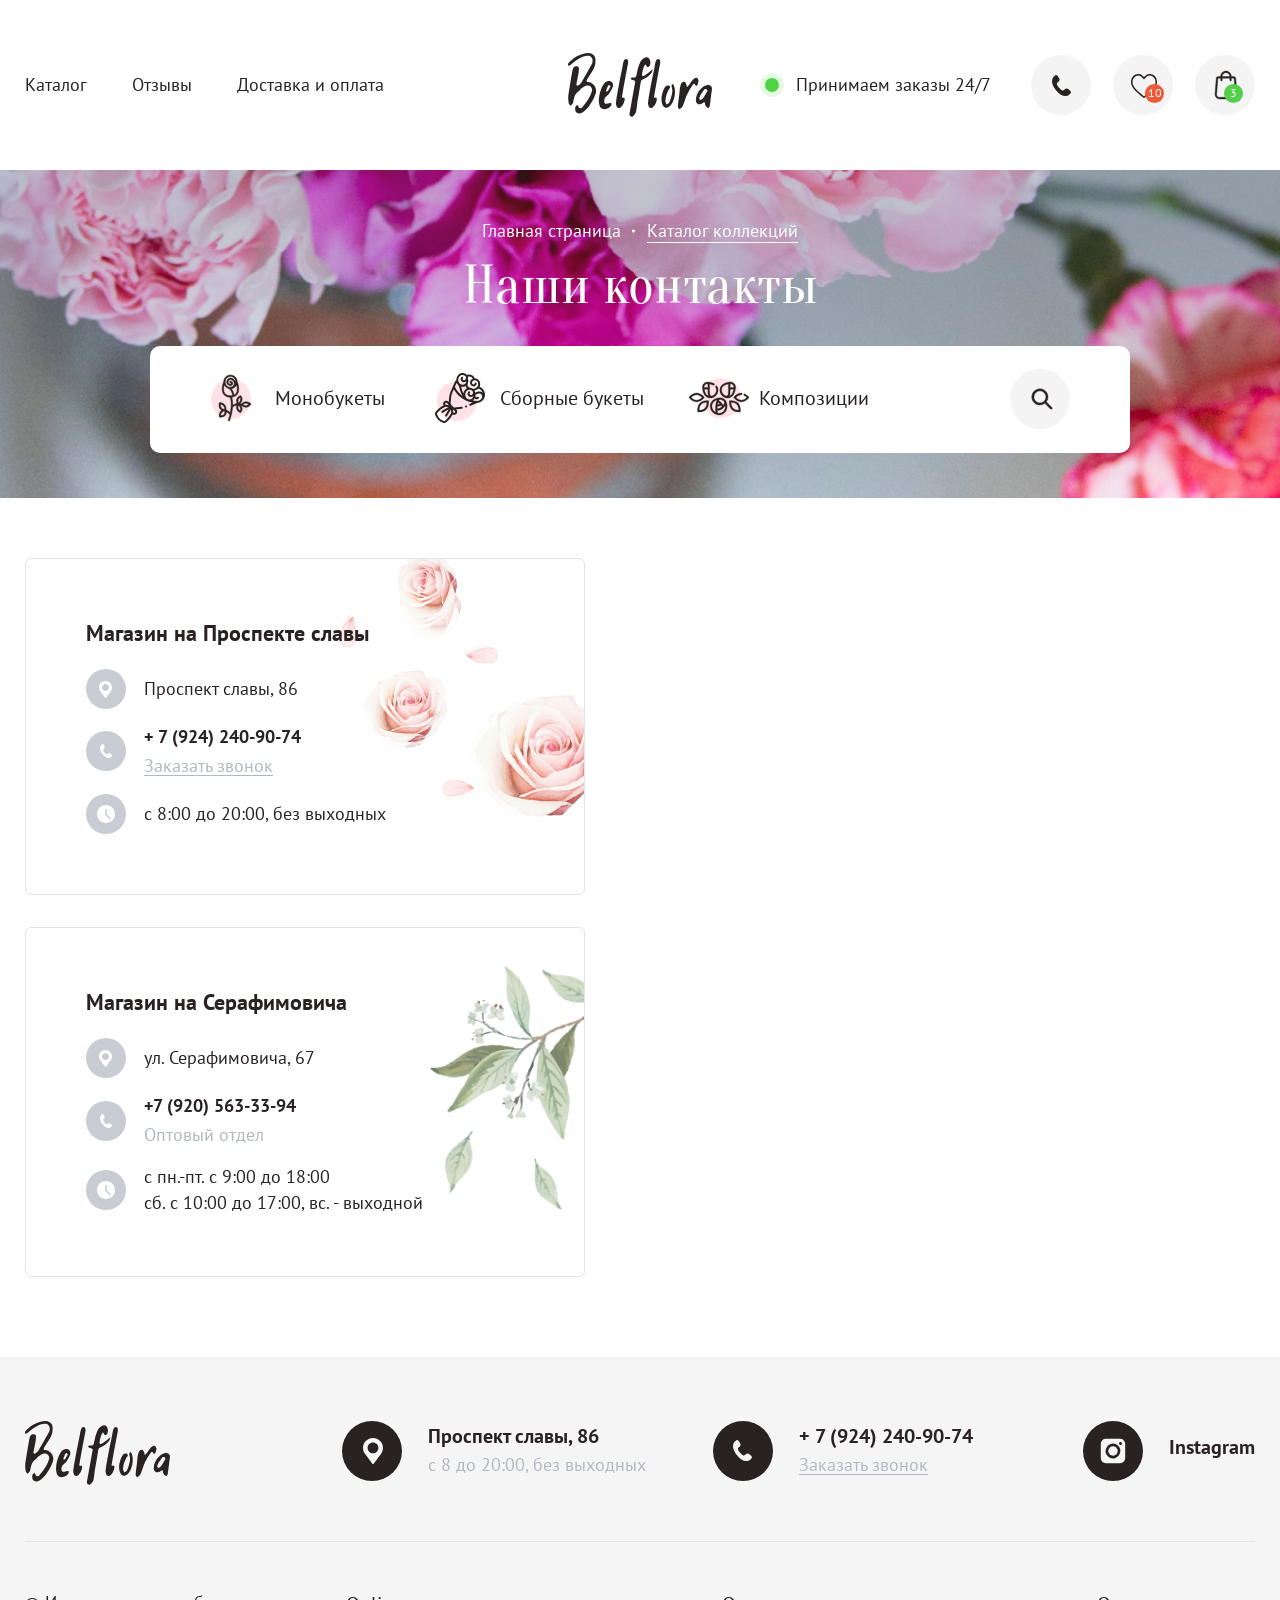
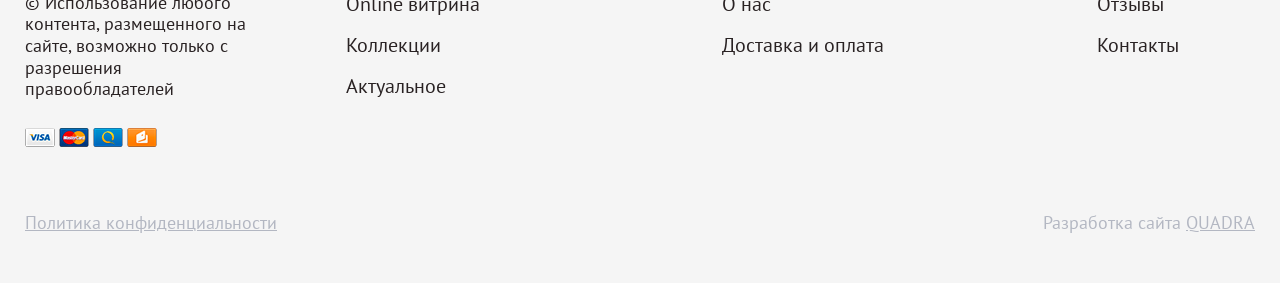
<file: contacts.html>
<!DOCTYPE html>
<html class="no-js" lang="ru">
  <head>
    <meta charset="utf-8">
    <meta name="viewport" content="width=device-width, initial-scale=1.0, maximum-scale=1.0">
    <meta name="format-detection" content="telephone=no">
    <title>Наши контакты :: Frontend pack</title>
    <!--
    link(rel="apple-touch-icon" sizes="180x180" href="assets/apple-touch-icon.png")
    link(rel="icon" type="image/png" sizes="32x32" href="assets/favicon-32x32.png")
    link(rel="icon" type="image/png" sizes="16x16" href="assets/favicon-16x16.png")
    link(rel="manifest" href="assets/site.webmanifest")
    link(rel="mask-icon" href="assets/safari-pinned-tab.svg" color="#ffffff")
    link(rel="shortcut icon" href="assets/favicon.ico")
    meta(name="msapplication-TileColor" content="#ffffff")
    meta(name="msapplication-config" content="assets/browserconfig.xml")
    meta(name="theme-color" content="#ffffff")
    
    -->
    <meta name="description" content="Description">
    <meta property="og:url" content="https://">
    <meta property="og:type" content="website">
    <meta property="og:title" content="title">
    <meta property="twitter:title" content="title">
    <meta property="og:description" content="description">
    <meta property="twitter:description" content="description">
    <meta property="og:image" content="assets/share.png">
    <link href="https://fonts.googleapis.com/css2?family=Oranienbaum&amp;display=swap" rel="stylesheet">
    <link href="https://fonts.googleapis.com/css2?family=Oranienbaum&amp;family=PT+Sans:wght@400;700&amp;display=swap" rel="stylesheet">
    <link rel="stylesheet" href="./assets/css/common.css">
    <script src="https://polyfill.io/v3/polyfill.min.js?features=default"></script>
  </head>
  <body class="body">
    <div class="header">
      <div class="container">
        <div class="header__wrap"> 
          <div class="mobile-search"> 
            <div class="search search-main"> 
              <button class="circle__button search__btn -js-searchopen">
                    <svg class="svgsprite _search">
                      <use xlink:href="assets/img/sprites/svgsprites.svg#search"></use>
                    </svg>
              </button>
              <input class="search__input" type="text" placeholder="Поиск...">
              <button class="search__close -js-searchclose">
                    <svg class="svgsprite _close">
                      <use xlink:href="assets/img/sprites/svgsprites.svg#close"></use>
                    </svg>
              </button>
            </div>
          </div>
          <nav class="nav header__nav"><a class="nav__link" href="catalog.html">Каталог</a><a class="nav__link" href="reports.html">Отзывы</a><a class="nav__link" href="pay.html">Доставка и оплата</a></nav><a class="header__logo" href="index.html"> <img src="./assets/img/logo.svg" alt=""></a>
          <div class="header__info">
            <div class="work-time">Принимаем заказы 24/7</div>
            <div class="header__buttons">
              <button class="circle__button circle__button--phone">
                    <svg class="svgsprite _phone">
                      <use xlink:href="assets/img/sprites/svgsprites.svg#phone"></use>
                    </svg>
                <div class="tooltip --mright">
                  <div class="contact contact--margin">
                    <p class="text-title">+ 7 (924) 240-90-74</p><a class="grey-description" href="#">Заказать звонок </a>
                  </div>
                  <div class="contact contact--margin">
                    <p class="text-title">Проспект славы, 86</p>
                    <div class="grey-description" href="#">с 8 до 20:00, без выходных</div>
                  </div><a class="contact contact--social">
                    <div class="circle__button circle__button--inst --black">
                          <svg class="svgsprite _inst">
                            <use xlink:href="assets/img/sprites/svgsprites.svg#inst"></use>
                          </svg>
                    </div>
                    <p class="text-title">Instagram</p></a>
                </div>
              </button><a class="circle__button" href="#">
                    <svg class="svgsprite _heart">
                      <use xlink:href="assets/img/sprites/svgsprites.svg#heart"></use>
                    </svg>
                <div class="feature__number">10</div></a>
              <button class="circle__button circle__button--basket -js-fadeinbasket" href="#">
                    <svg class="svgsprite _basket">
                      <use xlink:href="assets/img/sprites/svgsprites.svg#basket"></use>
                    </svg>
                <div class="basket__number">3</div>
              </button>
            </div>
          </div>
        </div>
      </div>
    </div>
    <div class="mobile-menu"> 
      <div class="conatiner"> 
        <nav class="mobile-menu__nav">
          <div class="accardeon"> 
            <div class="accardeon__item"> 
              <div class="accardeon__main">Каталог букетов</div>
              <div class="accardeon__drop">
                <div class="mobile-menu__link"> <a class="nav__link" href="#">Сыылка</a></div>
                <div class="mobile-menu__link"> <a class="nav__link" href="#">Сыылка</a></div>
              </div>
            </div>
            <div class="accardeon__item"> 
              <div class="accardeon__main">Подарки</div>
              <div class="accardeon__drop">
                <div class="mobile-menu__link"> <a class="nav__link" href="#">Сыылка</a></div>
                <div class="mobile-menu__link"> <a class="nav__link" href="#">Сыылка</a></div>
              </div>
            </div>
            <div class="mobile-menu__link"> <a class="nav__link" href="#">О нас</a></div>
            <div class="mobile-menu__link"> <a class="nav__link" href="#">Оплата и доставка</a></div>
            <div class="mobile-menu__link"> <a class="nav__link" href="#">Отзывы</a></div>
            <div class="mobile-menu__link"> <a class="nav__link" href="#">Контакты</a></div>
          </div>
        </nav>
        <div class="mobile-menu__contacts">
          <div class="footer__contact">
            <div class="footer__circle">
                  <svg class="svgsprite _marker">
                    <use xlink:href="assets/img/sprites/svgsprites.svg#marker"></use>
                  </svg>
            </div>
            <div class="contact">
              <p class="text-title">Проспект славы, 86</p>
              <div class="grey-description">с 8 до 20:00, без выходных</div>
            </div>
          </div>
          <div class="footer__contact">
            <div class="footer__circle">
                  <svg class="svgsprite _phone-footer">
                    <use xlink:href="assets/img/sprites/svgsprites.svg#phone-footer"></use>
                  </svg>
            </div>
            <div class="contact">
              <p class="text-title">+ 7 (924) 240-90-74</p><a class="grey-description" href="#">Заказать звонок </a>
            </div>
          </div>
          <div class="footer__contact">
            <div class="footer__circle">
                  <svg class="svgsprite _inst">
                    <use xlink:href="assets/img/sprites/svgsprites.svg#inst"></use>
                  </svg>
            </div>
            <div class="contact">
              <p class="text-title">Instagram</p>
            </div>
          </div>
        </div>
      </div>
    </div>
    <div class="content">
          <section class="main-banner --background-3">
            <div class="container">
                  <div class="crumbs --white --center crumbs--mainbanner"><a class="crumbs__link" href="#">Главная страница</a><a class="crumbs__link" href="#">Каталог коллекций</a>
                  </div>
              <h1 class="main-banner__title --white">Наши контакты</h1>
              <div class="main-banner__search">
                <div class="search search-main"> 
                  <button class="circle__button search__btn -js-searchopen">
                        <svg class="svgsprite _search">
                          <use xlink:href="assets/img/sprites/svgsprites.svg#search"></use>
                        </svg>
                  </button>
                  <input class="search__input" type="text" placeholder="Поиск...">
                  <button class="search__close -js-searchclose">
                        <svg class="svgsprite _close">
                          <use xlink:href="assets/img/sprites/svgsprites.svg#close"></use>
                        </svg>
                  </button>
                </div>
                <div class="main-banner__items">
                  <div class="main-banner__item"><img class="main-banner__ico" src="./assets/img/banners/i1.svg" alt="">
                    <p class="main-banner__text">Монобукеты</p>
                  </div>
                  <div class="main-banner__item"><img class="main-banner__ico" src="./assets/img/banners/i2.svg" alt="">
                    <p class="main-banner__text">Сборные букеты</p>
                  </div>
                  <div class="main-banner__item"><img class="main-banner__ico" src="./assets/img/banners/i3.svg" alt="">
                    <p class="main-banner__text">Композиции</p>
                  </div>
                </div>
              </div>
            </div>
          </section>
      <section class="contacts-section"> 
        <div class="container">
          <div class="contacts">  
            <div class="contacts__item">
              <div class="contacts__block --bg-1">
                <div class="contacts__title">Магазин на Проспекте славы</div>
                <div class="contact__item"> 
                  <div class="contact__ico"> 
                        <svg class="svgsprite _contact-marker">
                          <use xlink:href="assets/img/sprites/svgsprites.svg#contact-marker"></use>
                        </svg>
                  </div>
                  <div class="contact">
                    <p>Проспект славы, 86</p>
                  </div>
                </div>
                <div class="contact__item"> 
                  <div class="contact__ico"> 
                        <svg class="svgsprite _contact-phone">
                          <use xlink:href="assets/img/sprites/svgsprites.svg#contact-phone"></use>
                        </svg>
                  </div>
                  <div class="contact">
                    <p class="text-title">+ 7 (924) 240-90-74</p><a class="grey-description" href="#">Заказать звонок </a>
                  </div>
                </div>
                <div class="contact__item"> 
                  <div class="contact__ico">
                        <svg class="svgsprite _clock">
                          <use xlink:href="assets/img/sprites/svgsprites.svg#clock"></use>
                        </svg>
                  </div>
                  <div class="contact">
                    <p>с 8:00 до 20:00, без выходных</p>
                  </div>
                </div>
              </div>
              <div class="contacts__block --bg-2">
                <div class="contacts__title">Магазин на Серафимовича</div>
                <div class="contact__item"> 
                  <div class="contact__ico"> 
                        <svg class="svgsprite _contact-marker">
                          <use xlink:href="assets/img/sprites/svgsprites.svg#contact-marker"></use>
                        </svg>
                  </div>
                  <div class="contact">
                    <p>ул. Серафимовича, 67</p>
                  </div>
                </div>
                <div class="contact__item"> 
                  <div class="contact__ico"> 
                        <svg class="svgsprite _contact-phone">
                          <use xlink:href="assets/img/sprites/svgsprites.svg#contact-phone"></use>
                        </svg>
                  </div>
                  <div class="contact">
                    <p class="text-title">+7 (920) 563-33-94</p>
                    <div class="grey-description" href="#">Оптовый отдел</div>
                  </div>
                </div>
                <div class="contact__item"> 
                  <div class="contact__ico">
                        <svg class="svgsprite _clock">
                          <use xlink:href="assets/img/sprites/svgsprites.svg#clock"></use>
                        </svg>
                  </div>
                  <div class="contact">
                    <p>с пн.-пт. с 9:00 до 18:00 </p>
                    <p>сб. с 10:00 до 17:00, вс. - выходной</p>
                  </div>
                </div>
              </div>
            </div>
            <div class="contacts__map">
              <div class="map" id="map"></div>
            </div>
          </div>
        </div>
      </section>
    </div>
    <footer class="footer">
      <div class="container">
        <div class="footer__top">
          <div class="footer__item">
            <div class="footer__logo"><img src="./assets/img/logo.svg" alt=""></div>
          </div>
          <div class="footer__item">
            <div class="footer__contact">
              <div class="footer__circle">
                    <svg class="svgsprite _marker">
                      <use xlink:href="assets/img/sprites/svgsprites.svg#marker"></use>
                    </svg>
              </div>
              <div class="contact">
                <p class="text-title">Проспект славы, 86</p>
                <div class="grey-description">с 8 до 20:00, без выходных</div>
              </div>
            </div>
          </div>
          <div class="footer__item">
            <div class="footer__contact">
              <div class="footer__circle">
                    <svg class="svgsprite _phone-footer">
                      <use xlink:href="assets/img/sprites/svgsprites.svg#phone-footer"></use>
                    </svg>
              </div>
              <div class="contact">
                <p class="text-title">+ 7 (924) 240-90-74</p><a class="grey-description" href="#">Заказать звонок </a>
              </div>
            </div>
          </div>
          <div class="footer__item">
            <div class="footer__contact">
              <div class="footer__circle">
                    <svg class="svgsprite _inst">
                      <use xlink:href="assets/img/sprites/svgsprites.svg#inst"></use>
                    </svg>
              </div>
              <div class="contact">
                <p class="text-title">Instagram</p>
              </div>
            </div>
          </div>
        </div>
        <div class="footer__center">
          <div class="footer__item">
            <p class="copyright">© Использование любого контента, размещенного на сайте, возможно только с разрешения правообладателей</p><img class="pay-img" src="./assets/img/payments.png" alt="">
          </div>
          <div class="footer__item">
            <div class="footer__link"><a class="link" href="#">Online витрина</a></div>
            <div class="footer__link"><a class="link" href="#">Коллекции</a></div>
            <div class="footer__link"><a class="link" href="#">Актуальное</a></div>
          </div>
          <div class="footer__item">
            <div class="footer__link"><a class="link" href="#">О нас</a></div>
            <div class="footer__link"><a class="link" href="#">Доставка и оплата</a></div>
          </div>
          <div class="footer__item">
            <div class="footer__link"><a class="link" href="#">Отзывы</a></div>
            <div class="footer__link"> <a class="link" href="#">Контакты</a></div>
          </div>
        </div>
        <div class="footer__bottom">
          <p> <a href="#"> Политика конфиденциальности</a></p>
          <p>
             Разработка сайта <a href="#">QUADRA </a></p>
        </div>
      </div>
    </footer>
    <footer class="mobile-footer">
      <div class="container"> 
        <div class="accardeon"> 
          <div class="accardeon__item">
            <div class="accardeon__main">Контактная информация</div>
            <div class="accardeon__drop">
              <div class="footer__contact">
                <div class="footer__circle">
                      <svg class="svgsprite _marker">
                        <use xlink:href="assets/img/sprites/svgsprites.svg#marker"></use>
                      </svg>
                </div>
                <div class="contact">
                  <p class="text-title">Проспект славы, 86</p>
                  <div class="grey-description">с 8 до 20:00, без выходных</div>
                </div>
              </div>
              <div class="footer__contact">
                <div class="footer__circle">
                      <svg class="svgsprite _phone-footer">
                        <use xlink:href="assets/img/sprites/svgsprites.svg#phone-footer"></use>
                      </svg>
                </div>
                <div class="contact">
                  <p class="text-title">+ 7 (924) 240-90-74</p><a class="grey-description" href="#">Заказать звонок </a>
                </div>
              </div>
              <div class="footer__contact">
                <div class="footer__circle">
                      <svg class="svgsprite _inst">
                        <use xlink:href="assets/img/sprites/svgsprites.svg#inst"></use>
                      </svg>
                </div>
                <div class="contact">
                  <p class="text-title">Instagram</p>
                </div>
              </div>
            </div>
          </div>
          <div class="accardeon__item">
            <div class="accardeon__main">Основные разделы</div>
            <div class="accardeon__drop">
              <div class="footer__link"><a class="link" href="#">Online витрина</a></div>
              <div class="footer__link"><a class="link" href="#">Коллекции</a></div>
              <div class="footer__link"><a class="link" href="#">Актуальное</a></div>
              <div class="footer__link"><a class="link" href="#">Доставка и оплата</a></div>
            </div>
          </div>
          <div class="accardeon__item">
            <div class="accardeon__main">Информация о компании</div>
            <div class="accardeon__drop">
              <div class="footer__link"><a class="link" href="#">О нас</a></div>
              <div class="footer__link"><a class="link" href="#">Отзывы</a></div>
              <div class="footer__link"> <a class="link" href="#">Контакты</a></div>
            </div>
          </div>
          <div class="accardeon__item">
            <div class="accardeon__main">Способы оплаты</div>
            <div class="accardeon__drop"><img class="pay-img" src="./assets/img/payments.png" alt=""></div>
          </div>
        </div>
        <p class="copyright">© Использование любого контента, размещенного на сайте, возможно только с разрешения правообладателей</p>
        <div class="footer__bottom">
          <p> <a href="#"> Политика конфиденциальности</a></p>
          <p>
             Разработка сайта <a href="#">QUADRA </a></p>
        </div>
      </div>
    </footer>
    <div class="basket">
      <div class="basket__bg -js-fadeoutbasket"></div>
      <form class="basket__wrap">
        <div class="basket__top">
          <div class="basket__header">
            <h2>Ваша корзина</h2>
            <button class="basket__close -js-fadeoutbasket">
                  <svg class="svgsprite _close">
                    <use xlink:href="assets/img/sprites/svgsprites.svg#close"></use>
                  </svg>
            </button>
          </div>
          <div class="basket__body"> 
                <div class="basket-cart">
                  <div class="basket__left">
                    <div class="basket-cart__pic"> <img src="./assets/img/carts/6.png"></div>
                    <div class="basket-cart__info">
                      <h5 class="basket-cart__title">Букет из кустовой хризантемы и кустовой розы</h5>
                      <p class="text-grey basket-cart__text">51 штука</p>
                      <div class="basket-cart__amount">
                            <div class="counter"> 
                              <div class="counter__minus">
                                    <svg class="svgsprite _minus">
                                      <use xlink:href="assets/img/sprites/svgsprites.svg#minus"></use>
                                    </svg>
                              </div>
                              <input class="counter__input" type="text" disabled value="1">
                              <div class="counter__plus">
                                    <svg class="svgsprite _plus">
                                      <use xlink:href="assets/img/sprites/svgsprites.svg#plus"></use>
                                    </svg>
                              </div>
                            </div>
                        <div class="basket-cart__summ summ">2 358 руб.</div>
                      </div>
                    </div>
                  </div>
                  <div class="basket__right">
                    <div class="basket-cart__close">
                          <svg class="svgsprite _close-small">
                            <use xlink:href="assets/img/sprites/svgsprites.svg#close-small"></use>
                          </svg>
                    </div>
                  </div>
                </div>
          </div>
        </div>
        <div class="basket__bottom">  
          <div class="basket__set"> 
            <p>Добавить набор для продления жизни сразенных цветов?</p>
            <div class="basket__radios">
              <label class="basket__radio">
                <input class="hidden" type="radio" name="set" checked>
                <div class="basket__radio-button">Да</div>
              </label>
              <label class="basket__radio">
                <input class="hidden" type="radio" name="set">
                <div class="basket__radio-button">Нет</div>
              </label>
            </div>
          </div>
          <div class="basket__bottom-wrap">
            <div class="basket__price price"> 
              <div class="price-wrap">
                <div class="prce__item"> 
                  <h5>Стоимость </h5>
                  <div class="price__number summ"> 7 212 руб.</div>
                </div>
              </div>
              <div class="price-wrap">
                <div class="prce__item"> 
                  <h5>Cкидка </h5>
                  <div class="price__number summ"> 0 руб.</div>
                </div>
              </div>
            </div>
            <div class="basket__buttons"> <a class="basket__button button --dark --big" href="#">Оформить заказ</a>
              <button class="basket__button basket__button--close button --white --big -js-fadeoutbasket">Продолжить покупки</button>
            </div>
          </div>
        </div>
      </form>
    </div>
    <div class="mobile-bar">
      <div class="mobile-bar__item">
        <button class="mobile-bar__btn mobile-bar__btn--open -js-fadeoutbasket -js-fadeinmenu">
          <div class="mobile-bar__ico">
                <svg class="svgsprite _burger">
                  <use xlink:href="assets/img/sprites/svgsprites.svg#burger"></use>
                </svg>
          </div>
          <div class="mobile-bar__text">Меню</div>
        </button>
        <button class="mobile-bar__close -js-fadeoutmenu">
          <div class="mobile-bar__ico">
                <svg class="svgsprite _close">
                  <use xlink:href="assets/img/sprites/svgsprites.svg#close"></use>
                </svg>
          </div>
          <div class="mobile-bar__text">Закрыть</div>
        </button>
      </div>
      <div class="mobile-bar__item">
        <button class="mobile-bar__btn mobile-bar__btn--open -js-fadeinbasket -js-fadeoutmenu">
          <div class="mobile-bar__ico">
                <svg class="svgsprite _mobile-basket">
                  <use xlink:href="assets/img/sprites/svgsprites.svg#mobile-basket"></use>
                </svg>
          </div>
          <div class="mobile-bar__text">Корзина</div>
        </button>
        <button class="mobile-bar__close -js-fadeoutbasket"> 
          <div class="mobile-bar__ico">
                <svg class="svgsprite _close">
                  <use xlink:href="assets/img/sprites/svgsprites.svg#close"></use>
                </svg>
          </div>
          <div class="mobile-bar__text">Закрыть</div>
        </button>
      </div>
      <div class="mobile-bar__item">
        <!-- навесть .active если надо активной сделать, на странице избранное--><a class="mobile-bar__btn mobile-bar__btn--link" href="#"> 
          <div class="mobile-bar__ico">
                <svg class="svgsprite _feature">
                  <use xlink:href="assets/img/sprites/svgsprites.svg#feature"></use>
                </svg>
          </div>
          <div class="mobile-bar__text">Избранное</div></a>
      </div>
    </div>
    <script src="https://code.jquery.com/jquery-3.6.0.slim.min.js"></script>
    <script src="assets/js/vendors~main.bundle.js"></script>
    <script src="https://api-maps.yandex.ru/2.1/?apikey=1553c677-16fe-4d87-838c-fd3f2e9a8e63&amp;lang=ru_RU" type="text/javascript"></script>
    <script src="assets/js/main.bundle.js?v=1.2.3"></script>
  </body>
</html>
</file>
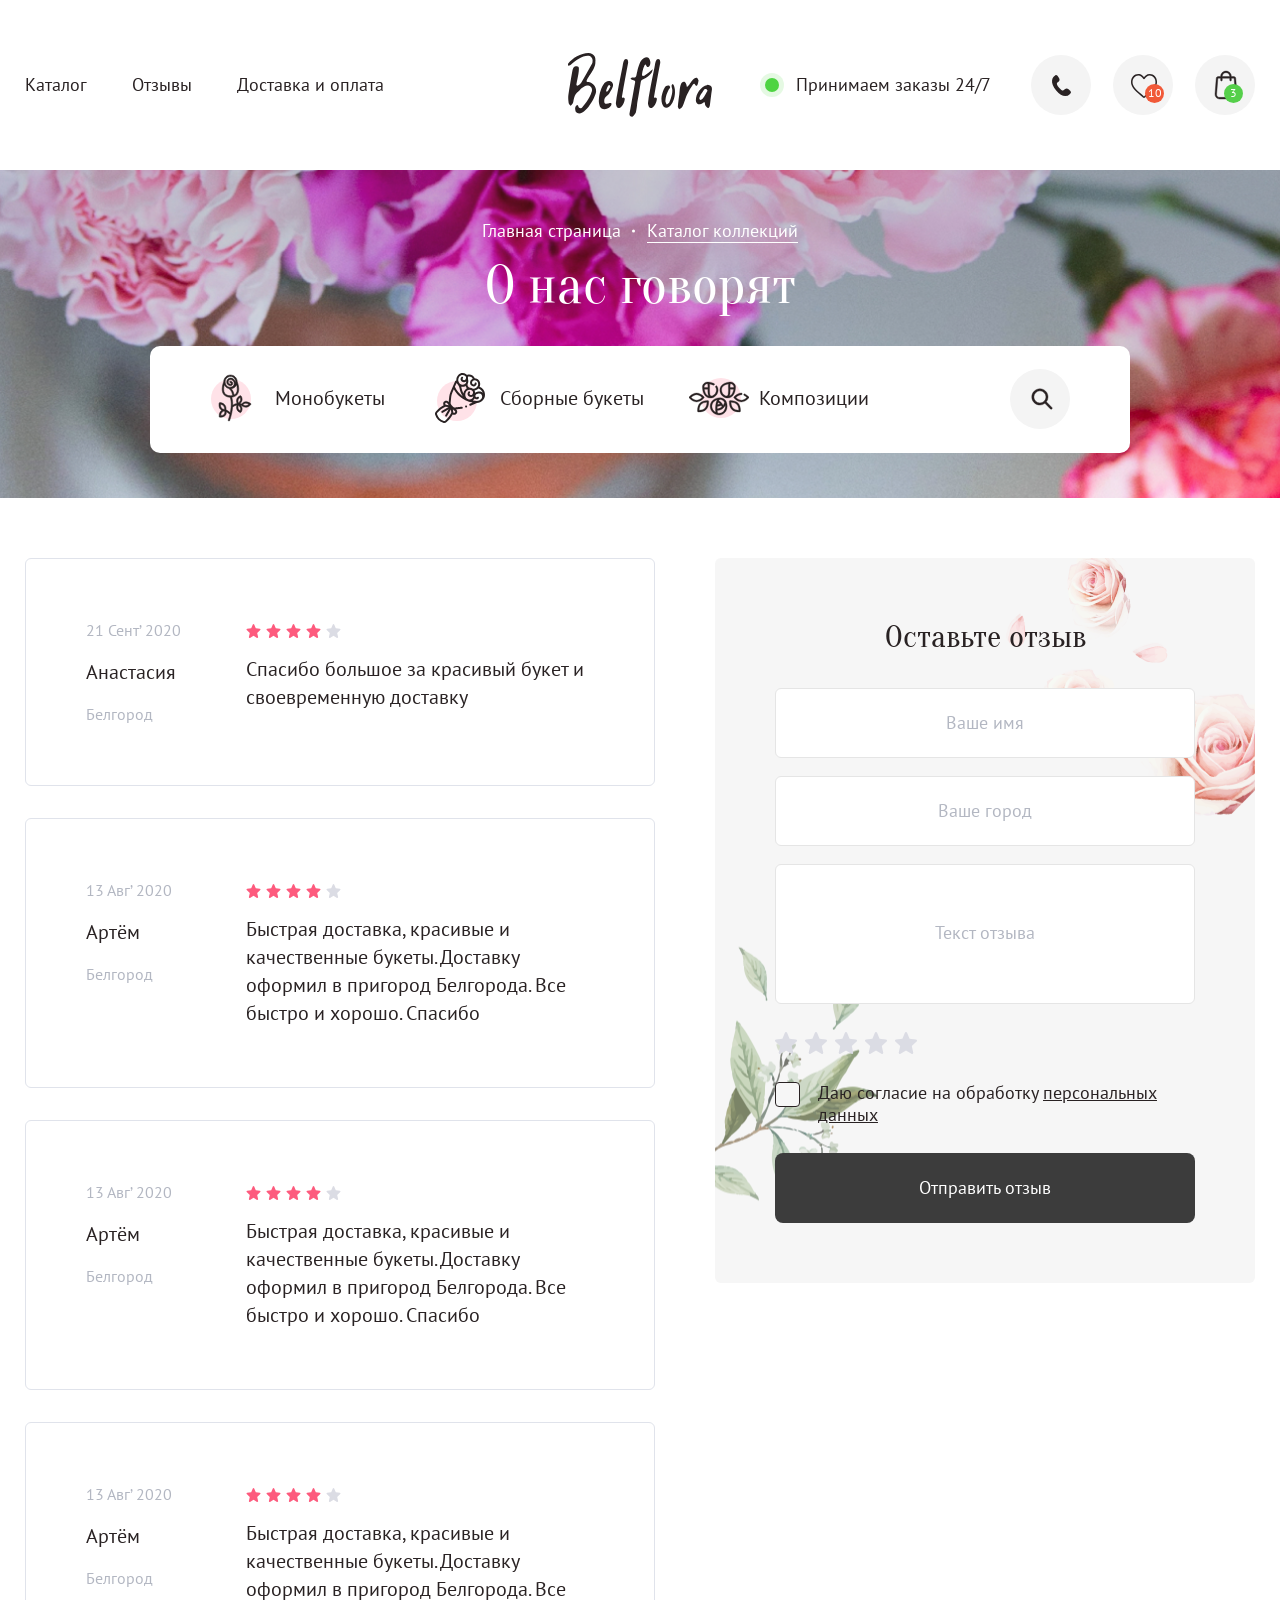
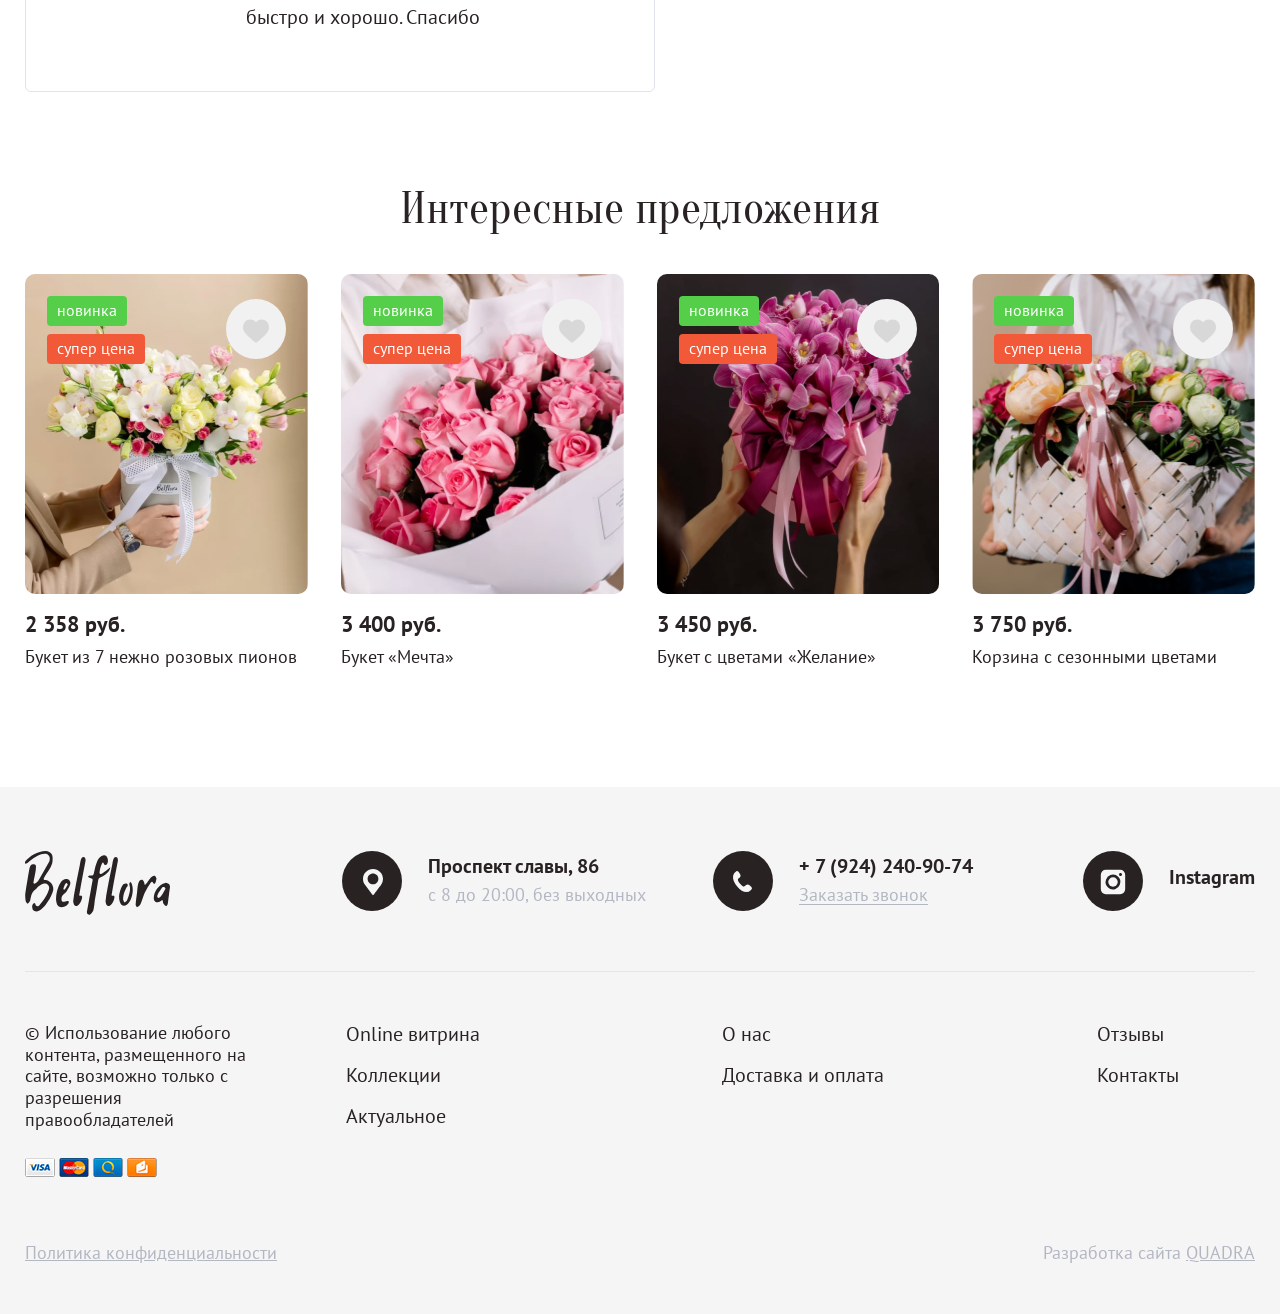
<file: orders.html>
<!DOCTYPE html>
<html class="no-js" lang="ru">
  <head>
    <meta charset="utf-8">
    <meta name="viewport" content="width=device-width, initial-scale=1.0, maximum-scale=1.0">
    <meta name="format-detection" content="telephone=no">
    <title>О нас говорят :: Frontend pack</title>
    <!--
    link(rel="apple-touch-icon" sizes="180x180" href="assets/apple-touch-icon.png")
    link(rel="icon" type="image/png" sizes="32x32" href="assets/favicon-32x32.png")
    link(rel="icon" type="image/png" sizes="16x16" href="assets/favicon-16x16.png")
    link(rel="manifest" href="assets/site.webmanifest")
    link(rel="mask-icon" href="assets/safari-pinned-tab.svg" color="#ffffff")
    link(rel="shortcut icon" href="assets/favicon.ico")
    meta(name="msapplication-TileColor" content="#ffffff")
    meta(name="msapplication-config" content="assets/browserconfig.xml")
    meta(name="theme-color" content="#ffffff")
    
    -->
    <meta name="description" content="Description">
    <meta property="og:url" content="https://">
    <meta property="og:type" content="website">
    <meta property="og:title" content="title">
    <meta property="twitter:title" content="title">
    <meta property="og:description" content="description">
    <meta property="twitter:description" content="description">
    <meta property="og:image" content="assets/share.png">
    <link href="https://fonts.googleapis.com/css2?family=Oranienbaum&amp;display=swap" rel="stylesheet">
    <link href="https://fonts.googleapis.com/css2?family=Oranienbaum&amp;family=PT+Sans:wght@400;700&amp;display=swap" rel="stylesheet">
    <link rel="stylesheet" href="./assets/css/common.css">
    <script src="https://polyfill.io/v3/polyfill.min.js?features=default"></script>
  </head>
  <body class="body">
    <div class="header">
      <div class="container">
        <div class="header__wrap"> 
          <div class="mobile-search"> 
            <div class="search search-main"> 
              <button class="circle__button search__btn -js-searchopen">
                    <svg class="svgsprite _search">
                      <use xlink:href="assets/img/sprites/svgsprites.svg#search"></use>
                    </svg>
              </button>
              <input class="search__input" type="text" placeholder="Поиск...">
              <button class="search__close -js-searchclose">
                    <svg class="svgsprite _close">
                      <use xlink:href="assets/img/sprites/svgsprites.svg#close"></use>
                    </svg>
              </button>
            </div>
          </div>
          <nav class="nav header__nav"><a class="nav__link" href="catalog.html">Каталог</a><a class="nav__link" href="reports.html">Отзывы</a><a class="nav__link" href="pay.html">Доставка и оплата</a></nav><a class="header__logo" href="index.html"> <img src="./assets/img/logo.svg" alt=""></a>
          <div class="header__info">
            <div class="work-time">Принимаем заказы 24/7</div>
            <div class="header__buttons">
              <button class="circle__button circle__button--phone">
                    <svg class="svgsprite _phone">
                      <use xlink:href="assets/img/sprites/svgsprites.svg#phone"></use>
                    </svg>
                <div class="tooltip --mright">
                  <div class="contact contact--margin">
                    <p class="text-title">+ 7 (924) 240-90-74</p><a class="grey-description" href="#">Заказать звонок </a>
                  </div>
                  <div class="contact contact--margin">
                    <p class="text-title">Проспект славы, 86</p>
                    <div class="grey-description" href="#">с 8 до 20:00, без выходных</div>
                  </div><a class="contact contact--social">
                    <div class="circle__button circle__button--inst --black">
                          <svg class="svgsprite _inst">
                            <use xlink:href="assets/img/sprites/svgsprites.svg#inst"></use>
                          </svg>
                    </div>
                    <p class="text-title">Instagram</p></a>
                </div>
              </button><a class="circle__button" href="#">
                    <svg class="svgsprite _heart">
                      <use xlink:href="assets/img/sprites/svgsprites.svg#heart"></use>
                    </svg>
                <div class="feature__number">10</div></a>
              <button class="circle__button circle__button--basket -js-fadeinbasket" href="#">
                    <svg class="svgsprite _basket">
                      <use xlink:href="assets/img/sprites/svgsprites.svg#basket"></use>
                    </svg>
                <div class="basket__number">3</div>
              </button>
            </div>
          </div>
        </div>
      </div>
    </div>
    <div class="mobile-menu"> 
      <div class="conatiner"> 
        <nav class="mobile-menu__nav">
          <div class="accardeon"> 
            <div class="accardeon__item"> 
              <div class="accardeon__main">Каталог букетов</div>
              <div class="accardeon__drop">
                <div class="mobile-menu__link"> <a class="nav__link" href="#">Сыылка</a></div>
                <div class="mobile-menu__link"> <a class="nav__link" href="#">Сыылка</a></div>
              </div>
            </div>
            <div class="accardeon__item"> 
              <div class="accardeon__main">Подарки</div>
              <div class="accardeon__drop">
                <div class="mobile-menu__link"> <a class="nav__link" href="#">Сыылка</a></div>
                <div class="mobile-menu__link"> <a class="nav__link" href="#">Сыылка</a></div>
              </div>
            </div>
            <div class="mobile-menu__link"> <a class="nav__link" href="#">О нас</a></div>
            <div class="mobile-menu__link"> <a class="nav__link" href="#">Оплата и доставка</a></div>
            <div class="mobile-menu__link"> <a class="nav__link" href="#">Отзывы</a></div>
            <div class="mobile-menu__link"> <a class="nav__link" href="#">Контакты</a></div>
          </div>
        </nav>
        <div class="mobile-menu__contacts">
          <div class="footer__contact">
            <div class="footer__circle">
                  <svg class="svgsprite _marker">
                    <use xlink:href="assets/img/sprites/svgsprites.svg#marker"></use>
                  </svg>
            </div>
            <div class="contact">
              <p class="text-title">Проспект славы, 86</p>
              <div class="grey-description">с 8 до 20:00, без выходных</div>
            </div>
          </div>
          <div class="footer__contact">
            <div class="footer__circle">
                  <svg class="svgsprite _phone-footer">
                    <use xlink:href="assets/img/sprites/svgsprites.svg#phone-footer"></use>
                  </svg>
            </div>
            <div class="contact">
              <p class="text-title">+ 7 (924) 240-90-74</p><a class="grey-description" href="#">Заказать звонок </a>
            </div>
          </div>
          <div class="footer__contact">
            <div class="footer__circle">
                  <svg class="svgsprite _inst">
                    <use xlink:href="assets/img/sprites/svgsprites.svg#inst"></use>
                  </svg>
            </div>
            <div class="contact">
              <p class="text-title">Instagram</p>
            </div>
          </div>
        </div>
      </div>
    </div>
    <div class="content">
          <section class="main-banner --background-3">
            <div class="container">
                  <div class="crumbs --white --center crumbs--mainbanner"><a class="crumbs__link" href="#">Главная страница</a><a class="crumbs__link" href="#">Каталог коллекций</a>
                  </div>
              <h1 class="main-banner__title --white">О нас говорят</h1>
              <div class="main-banner__search">
                <div class="search search-main"> 
                  <button class="circle__button search__btn -js-searchopen">
                        <svg class="svgsprite _search">
                          <use xlink:href="assets/img/sprites/svgsprites.svg#search"></use>
                        </svg>
                  </button>
                  <input class="search__input" type="text" placeholder="Поиск...">
                  <button class="search__close -js-searchclose">
                        <svg class="svgsprite _close">
                          <use xlink:href="assets/img/sprites/svgsprites.svg#close"></use>
                        </svg>
                  </button>
                </div>
                <div class="main-banner__items">
                  <div class="main-banner__item"><img class="main-banner__ico" src="./assets/img/banners/i1.svg" alt="">
                    <p class="main-banner__text">Монобукеты</p>
                  </div>
                  <div class="main-banner__item"><img class="main-banner__ico" src="./assets/img/banners/i2.svg" alt="">
                    <p class="main-banner__text">Сборные букеты</p>
                  </div>
                  <div class="main-banner__item"><img class="main-banner__ico" src="./assets/img/banners/i3.svg" alt="">
                    <p class="main-banner__text">Композиции</p>
                  </div>
                </div>
              </div>
            </div>
          </section>
      <section class="orders-section"> 
        <div class="container">
          <div class="orders__list"> 
            <div class="orders"> 
              <div class="order__item"> 
                <div class="order__left">
                  <div class="order__date">21 Сент’ 2020</div>
                  <div class="order__name">Анастасия</div>
                  <div class="order__country">Белгород</div>
                </div>
                <div class="order__right">
                  <div class="order__stars">
                        <div class="stars --small">
                          <div class="star active">
                                <svg class="svgsprite _star">
                                  <use xlink:href="assets/img/sprites/svgsprites.svg#star"></use>
                                </svg>
                          </div>
                          <div class="star active">
                                <svg class="svgsprite _star">
                                  <use xlink:href="assets/img/sprites/svgsprites.svg#star"></use>
                                </svg>
                          </div>
                          <div class="star active">
                                <svg class="svgsprite _star">
                                  <use xlink:href="assets/img/sprites/svgsprites.svg#star"></use>
                                </svg>
                          </div>
                          <div class="star active">
                                <svg class="svgsprite _star">
                                  <use xlink:href="assets/img/sprites/svgsprites.svg#star"></use>
                                </svg>
                          </div>
                          <div class="star">
                                <svg class="svgsprite _star">
                                  <use xlink:href="assets/img/sprites/svgsprites.svg#star"></use>
                                </svg>
                          </div>
                        </div>
                  </div>
                  <div class="order__text">Спасибо большое за красивый букет и своевременную доставку</div>
                </div>
              </div>
              <div class="order__item"> 
                <div class="order__left">
                  <div class="order__date">13 Авг’ 2020</div>
                  <div class="order__name">Артём</div>
                  <div class="order__country">Белгород</div>
                </div>
                <div class="order__right">
                  <div class="order__stars">
                        <div class="stars --small">
                          <div class="star active">
                                <svg class="svgsprite _star">
                                  <use xlink:href="assets/img/sprites/svgsprites.svg#star"></use>
                                </svg>
                          </div>
                          <div class="star active">
                                <svg class="svgsprite _star">
                                  <use xlink:href="assets/img/sprites/svgsprites.svg#star"></use>
                                </svg>
                          </div>
                          <div class="star active">
                                <svg class="svgsprite _star">
                                  <use xlink:href="assets/img/sprites/svgsprites.svg#star"></use>
                                </svg>
                          </div>
                          <div class="star active">
                                <svg class="svgsprite _star">
                                  <use xlink:href="assets/img/sprites/svgsprites.svg#star"></use>
                                </svg>
                          </div>
                          <div class="star">
                                <svg class="svgsprite _star">
                                  <use xlink:href="assets/img/sprites/svgsprites.svg#star"></use>
                                </svg>
                          </div>
                        </div>
                  </div>
                  <div class="order__text">Быстрая доставка, красивые и качественные букеты. Доставку оформил в пригород Белгорода. Все быстро и хорошо. Спасибо</div>
                </div>
              </div>
              <div class="order__item"> 
                <div class="order__left">
                  <div class="order__date">13 Авг’ 2020</div>
                  <div class="order__name">Артём</div>
                  <div class="order__country">Белгород</div>
                </div>
                <div class="order__right">
                  <div class="order__stars">
                        <div class="stars --small">
                          <div class="star active">
                                <svg class="svgsprite _star">
                                  <use xlink:href="assets/img/sprites/svgsprites.svg#star"></use>
                                </svg>
                          </div>
                          <div class="star active">
                                <svg class="svgsprite _star">
                                  <use xlink:href="assets/img/sprites/svgsprites.svg#star"></use>
                                </svg>
                          </div>
                          <div class="star active">
                                <svg class="svgsprite _star">
                                  <use xlink:href="assets/img/sprites/svgsprites.svg#star"></use>
                                </svg>
                          </div>
                          <div class="star active">
                                <svg class="svgsprite _star">
                                  <use xlink:href="assets/img/sprites/svgsprites.svg#star"></use>
                                </svg>
                          </div>
                          <div class="star">
                                <svg class="svgsprite _star">
                                  <use xlink:href="assets/img/sprites/svgsprites.svg#star"></use>
                                </svg>
                          </div>
                        </div>
                  </div>
                  <div class="order__text">Быстрая доставка, красивые и качественные букеты. Доставку оформил в пригород Белгорода. Все быстро и хорошо. Спасибо</div>
                </div>
              </div>
              <div class="order__item"> 
                <div class="order__left">
                  <div class="order__date">13 Авг’ 2020</div>
                  <div class="order__name">Артём</div>
                  <div class="order__country">Белгород</div>
                </div>
                <div class="order__right">
                  <div class="order__stars">
                        <div class="stars --small">
                          <div class="star active">
                                <svg class="svgsprite _star">
                                  <use xlink:href="assets/img/sprites/svgsprites.svg#star"></use>
                                </svg>
                          </div>
                          <div class="star active">
                                <svg class="svgsprite _star">
                                  <use xlink:href="assets/img/sprites/svgsprites.svg#star"></use>
                                </svg>
                          </div>
                          <div class="star active">
                                <svg class="svgsprite _star">
                                  <use xlink:href="assets/img/sprites/svgsprites.svg#star"></use>
                                </svg>
                          </div>
                          <div class="star active">
                                <svg class="svgsprite _star">
                                  <use xlink:href="assets/img/sprites/svgsprites.svg#star"></use>
                                </svg>
                          </div>
                          <div class="star">
                                <svg class="svgsprite _star">
                                  <use xlink:href="assets/img/sprites/svgsprites.svg#star"></use>
                                </svg>
                          </div>
                        </div>
                  </div>
                  <div class="order__text">Быстрая доставка, красивые и качественные букеты. Доставку оформил в пригород Белгорода. Все быстро и хорошо. Спасибо</div>
                </div>
              </div>
            </div>
                <form class="form">
                  <h4 class="form__title">Оставьте отзыв</h4>
                      <div class="form__block">
                        <input class="form__input" type="text" placeholder="Ваше имя">
                        <div class="form__error">Неправильный формат имени</div>
                      </div>
                      <div class="form__block">
                        <input class="form__input" type="text" placeholder="Ваше город">
                        <div class="form__error">Неправильный формат города</div>
                      </div>
                      <div class="form__block">
                        <textarea class="form__textarea" placeholder="Текст отзыва"></textarea>
                        <div class="form__error">Неправильный формат</div>
                      </div>
                      <div class="stars -js-starclick">
                        <div class="star">
                              <svg class="svgsprite _star">
                                <use xlink:href="assets/img/sprites/svgsprites.svg#star"></use>
                              </svg>
                        </div>
                        <div class="star">
                              <svg class="svgsprite _star">
                                <use xlink:href="assets/img/sprites/svgsprites.svg#star"></use>
                              </svg>
                        </div>
                        <div class="star">
                              <svg class="svgsprite _star">
                                <use xlink:href="assets/img/sprites/svgsprites.svg#star"></use>
                              </svg>
                        </div>
                        <div class="star">
                              <svg class="svgsprite _star">
                                <use xlink:href="assets/img/sprites/svgsprites.svg#star"></use>
                              </svg>
                        </div>
                        <div class="star">
                              <svg class="svgsprite _star">
                                <use xlink:href="assets/img/sprites/svgsprites.svg#star"></use>
                              </svg>
                        </div>
                      </div>
                      <label class="checkbox form__checkbox">
                        <input class="hidden" type="checkbox"><span class="checkbox__ico"></span>
                        <p class="checkbox__text"> <span>Даю согласие на обработку</span>&nbsp;<a href="#">персональных данных</a></p>
                      </label>
                  <button class="button --dark --big form__buttom">Отправить отзыв</button>
                </form>
          </div>
        </div>
      </section>
      <section class="offers-section"> 
        <div class="container">
          <h2>Интересные предложения</h2>
          <div class="carts__wrap carts-list carts-list-4">
                <div class="cart">
                  <div class="cart__top">
                    <div class="cart__pic">
                      <div class="cart__pic-img lazy" data-src="./assets/img/carts/1.png"></div>
                    </div>
                    <div class="tags">
                      <div class="tag --green">новинка</div>
                      <div class="tag --orange">супер цена</div>
                    </div>
                    <div class="cart__buttons">
                      <button class="button --dark -js-fadebuttons">В корзину</button><a class="button --grey" href="#">Смотреть букет</a>
                    </div>
                    <button class="cart__like">
                          <svg class="svgsprite _heart-full">
                            <use xlink:href="assets/img/sprites/svgsprites.svg#heart-full"></use>
                          </svg>
                    </button>
                  </div>
                  <div class="cart__bottom">
                    <div class="cart__title">2 358 руб.</div>
                    <div class="cart__text">Букет из 7 нежно розовых пионов</div>
                  </div>
                </div>
                <div class="cart">
                  <div class="cart__top">
                    <div class="cart__pic">
                      <div class="cart__pic-img lazy" data-src="./assets/img/carts/2.png"></div>
                    </div>
                    <div class="tags">
                      <div class="tag --green">новинка</div>
                      <div class="tag --orange">супер цена</div>
                    </div>
                    <div class="cart__buttons">
                      <button class="button --dark -js-fadebuttons">В корзину</button><a class="button --grey" href="#">Смотреть букет</a>
                    </div>
                    <button class="cart__like">
                          <svg class="svgsprite _heart-full">
                            <use xlink:href="assets/img/sprites/svgsprites.svg#heart-full"></use>
                          </svg>
                    </button>
                  </div>
                  <div class="cart__bottom">
                    <div class="cart__title">3 400 руб.</div>
                    <div class="cart__text">Букет «Мечта»</div>
                  </div>
                </div>
                <div class="cart">
                  <div class="cart__top">
                    <div class="cart__pic">
                      <div class="cart__pic-img lazy" data-src="./assets/img/carts/3.png"></div>
                    </div>
                    <div class="tags">
                      <div class="tag --green">новинка</div>
                      <div class="tag --orange">супер цена</div>
                    </div>
                    <div class="cart__buttons">
                      <button class="button --dark -js-fadebuttons">В корзину</button><a class="button --grey" href="#">Смотреть букет</a>
                    </div>
                    <button class="cart__like">
                          <svg class="svgsprite _heart-full">
                            <use xlink:href="assets/img/sprites/svgsprites.svg#heart-full"></use>
                          </svg>
                    </button>
                  </div>
                  <div class="cart__bottom">
                    <div class="cart__title">3 450 руб.</div>
                    <div class="cart__text">Букет с цветами «Желание»</div>
                  </div>
                </div>
                <div class="cart">
                  <div class="cart__top">
                    <div class="cart__pic">
                      <div class="cart__pic-img lazy" data-src="./assets/img/carts/4.png"></div>
                    </div>
                    <div class="tags">
                      <div class="tag --green">новинка</div>
                      <div class="tag --orange">супер цена</div>
                    </div>
                    <div class="cart__buttons">
                      <button class="button --dark -js-fadebuttons">В корзину</button><a class="button --grey" href="#">Смотреть букет</a>
                    </div>
                    <button class="cart__like">
                          <svg class="svgsprite _heart-full">
                            <use xlink:href="assets/img/sprites/svgsprites.svg#heart-full"></use>
                          </svg>
                    </button>
                  </div>
                  <div class="cart__bottom">
                    <div class="cart__title">3 750 руб.</div>
                    <div class="cart__text">Корзина с сезонными цветами</div>
                  </div>
                </div>
          </div>
        </div>
      </section>
    </div>
    <footer class="footer">
      <div class="container">
        <div class="footer__top">
          <div class="footer__item">
            <div class="footer__logo"><img src="./assets/img/logo.svg" alt=""></div>
          </div>
          <div class="footer__item">
            <div class="footer__contact">
              <div class="footer__circle">
                    <svg class="svgsprite _marker">
                      <use xlink:href="assets/img/sprites/svgsprites.svg#marker"></use>
                    </svg>
              </div>
              <div class="contact">
                <p class="text-title">Проспект славы, 86</p>
                <div class="grey-description">с 8 до 20:00, без выходных</div>
              </div>
            </div>
          </div>
          <div class="footer__item">
            <div class="footer__contact">
              <div class="footer__circle">
                    <svg class="svgsprite _phone-footer">
                      <use xlink:href="assets/img/sprites/svgsprites.svg#phone-footer"></use>
                    </svg>
              </div>
              <div class="contact">
                <p class="text-title">+ 7 (924) 240-90-74</p><a class="grey-description" href="#">Заказать звонок </a>
              </div>
            </div>
          </div>
          <div class="footer__item">
            <div class="footer__contact">
              <div class="footer__circle">
                    <svg class="svgsprite _inst">
                      <use xlink:href="assets/img/sprites/svgsprites.svg#inst"></use>
                    </svg>
              </div>
              <div class="contact">
                <p class="text-title">Instagram</p>
              </div>
            </div>
          </div>
        </div>
        <div class="footer__center">
          <div class="footer__item">
            <p class="copyright">© Использование любого контента, размещенного на сайте, возможно только с разрешения правообладателей</p><img class="pay-img" src="./assets/img/payments.png" alt="">
          </div>
          <div class="footer__item">
            <div class="footer__link"><a class="link" href="#">Online витрина</a></div>
            <div class="footer__link"><a class="link" href="#">Коллекции</a></div>
            <div class="footer__link"><a class="link" href="#">Актуальное</a></div>
          </div>
          <div class="footer__item">
            <div class="footer__link"><a class="link" href="#">О нас</a></div>
            <div class="footer__link"><a class="link" href="#">Доставка и оплата</a></div>
          </div>
          <div class="footer__item">
            <div class="footer__link"><a class="link" href="#">Отзывы</a></div>
            <div class="footer__link"> <a class="link" href="#">Контакты</a></div>
          </div>
        </div>
        <div class="footer__bottom">
          <p> <a href="#"> Политика конфиденциальности</a></p>
          <p>
             Разработка сайта <a href="#">QUADRA </a></p>
        </div>
      </div>
    </footer>
    <footer class="mobile-footer">
      <div class="container"> 
        <div class="accardeon"> 
          <div class="accardeon__item">
            <div class="accardeon__main">Контактная информация</div>
            <div class="accardeon__drop">
              <div class="footer__contact">
                <div class="footer__circle">
                      <svg class="svgsprite _marker">
                        <use xlink:href="assets/img/sprites/svgsprites.svg#marker"></use>
                      </svg>
                </div>
                <div class="contact">
                  <p class="text-title">Проспект славы, 86</p>
                  <div class="grey-description">с 8 до 20:00, без выходных</div>
                </div>
              </div>
              <div class="footer__contact">
                <div class="footer__circle">
                      <svg class="svgsprite _phone-footer">
                        <use xlink:href="assets/img/sprites/svgsprites.svg#phone-footer"></use>
                      </svg>
                </div>
                <div class="contact">
                  <p class="text-title">+ 7 (924) 240-90-74</p><a class="grey-description" href="#">Заказать звонок </a>
                </div>
              </div>
              <div class="footer__contact">
                <div class="footer__circle">
                      <svg class="svgsprite _inst">
                        <use xlink:href="assets/img/sprites/svgsprites.svg#inst"></use>
                      </svg>
                </div>
                <div class="contact">
                  <p class="text-title">Instagram</p>
                </div>
              </div>
            </div>
          </div>
          <div class="accardeon__item">
            <div class="accardeon__main">Основные разделы</div>
            <div class="accardeon__drop">
              <div class="footer__link"><a class="link" href="#">Online витрина</a></div>
              <div class="footer__link"><a class="link" href="#">Коллекции</a></div>
              <div class="footer__link"><a class="link" href="#">Актуальное</a></div>
              <div class="footer__link"><a class="link" href="#">Доставка и оплата</a></div>
            </div>
          </div>
          <div class="accardeon__item">
            <div class="accardeon__main">Информация о компании</div>
            <div class="accardeon__drop">
              <div class="footer__link"><a class="link" href="#">О нас</a></div>
              <div class="footer__link"><a class="link" href="#">Отзывы</a></div>
              <div class="footer__link"> <a class="link" href="#">Контакты</a></div>
            </div>
          </div>
          <div class="accardeon__item">
            <div class="accardeon__main">Способы оплаты</div>
            <div class="accardeon__drop"><img class="pay-img" src="./assets/img/payments.png" alt=""></div>
          </div>
        </div>
        <p class="copyright">© Использование любого контента, размещенного на сайте, возможно только с разрешения правообладателей</p>
        <div class="footer__bottom">
          <p> <a href="#"> Политика конфиденциальности</a></p>
          <p>
             Разработка сайта <a href="#">QUADRA </a></p>
        </div>
      </div>
    </footer>
    <div class="basket">
      <div class="basket__bg -js-fadeoutbasket"></div>
      <form class="basket__wrap">
        <div class="basket__top">
          <div class="basket__header">
            <h2>Ваша корзина</h2>
            <button class="basket__close -js-fadeoutbasket">
                  <svg class="svgsprite _close">
                    <use xlink:href="assets/img/sprites/svgsprites.svg#close"></use>
                  </svg>
            </button>
          </div>
          <div class="basket__body"> 
                <div class="basket-cart">
                  <div class="basket__left">
                    <div class="basket-cart__pic"> <img src="./assets/img/carts/6.png"></div>
                    <div class="basket-cart__info">
                      <h5 class="basket-cart__title">Букет из кустовой хризантемы и кустовой розы</h5>
                      <p class="text-grey basket-cart__text">51 штука</p>
                      <div class="basket-cart__amount">
                            <div class="counter"> 
                              <div class="counter__minus">
                                    <svg class="svgsprite _minus">
                                      <use xlink:href="assets/img/sprites/svgsprites.svg#minus"></use>
                                    </svg>
                              </div>
                              <input class="counter__input" type="text" disabled value="1">
                              <div class="counter__plus">
                                    <svg class="svgsprite _plus">
                                      <use xlink:href="assets/img/sprites/svgsprites.svg#plus"></use>
                                    </svg>
                              </div>
                            </div>
                        <div class="basket-cart__summ summ">2 358 руб.</div>
                      </div>
                    </div>
                  </div>
                  <div class="basket__right">
                    <div class="basket-cart__close">
                          <svg class="svgsprite _close-small">
                            <use xlink:href="assets/img/sprites/svgsprites.svg#close-small"></use>
                          </svg>
                    </div>
                  </div>
                </div>
          </div>
        </div>
        <div class="basket__bottom">  
          <div class="basket__set"> 
            <p>Добавить набор для продления жизни сразенных цветов?</p>
            <div class="basket__radios">
              <label class="basket__radio">
                <input class="hidden" type="radio" name="set" checked>
                <div class="basket__radio-button">Да</div>
              </label>
              <label class="basket__radio">
                <input class="hidden" type="radio" name="set">
                <div class="basket__radio-button">Нет</div>
              </label>
            </div>
          </div>
          <div class="basket__bottom-wrap">
            <div class="basket__price price"> 
              <div class="price-wrap">
                <div class="prce__item"> 
                  <h5>Стоимость </h5>
                  <div class="price__number summ"> 7 212 руб.</div>
                </div>
              </div>
              <div class="price-wrap">
                <div class="prce__item"> 
                  <h5>Cкидка </h5>
                  <div class="price__number summ"> 0 руб.</div>
                </div>
              </div>
            </div>
            <div class="basket__buttons"> <a class="basket__button button --dark --big" href="#">Оформить заказ</a>
              <button class="basket__button basket__button--close button --white --big -js-fadeoutbasket">Продолжить покупки</button>
            </div>
          </div>
        </div>
      </form>
    </div>
    <div class="mobile-bar">
      <div class="mobile-bar__item">
        <button class="mobile-bar__btn mobile-bar__btn--open -js-fadeoutbasket -js-fadeinmenu">
          <div class="mobile-bar__ico">
                <svg class="svgsprite _burger">
                  <use xlink:href="assets/img/sprites/svgsprites.svg#burger"></use>
                </svg>
          </div>
          <div class="mobile-bar__text">Меню</div>
        </button>
        <button class="mobile-bar__close -js-fadeoutmenu">
          <div class="mobile-bar__ico">
                <svg class="svgsprite _close">
                  <use xlink:href="assets/img/sprites/svgsprites.svg#close"></use>
                </svg>
          </div>
          <div class="mobile-bar__text">Закрыть</div>
        </button>
      </div>
      <div class="mobile-bar__item">
        <button class="mobile-bar__btn mobile-bar__btn--open -js-fadeinbasket -js-fadeoutmenu">
          <div class="mobile-bar__ico">
                <svg class="svgsprite _mobile-basket">
                  <use xlink:href="assets/img/sprites/svgsprites.svg#mobile-basket"></use>
                </svg>
          </div>
          <div class="mobile-bar__text">Корзина</div>
        </button>
        <button class="mobile-bar__close -js-fadeoutbasket"> 
          <div class="mobile-bar__ico">
                <svg class="svgsprite _close">
                  <use xlink:href="assets/img/sprites/svgsprites.svg#close"></use>
                </svg>
          </div>
          <div class="mobile-bar__text">Закрыть</div>
        </button>
      </div>
      <div class="mobile-bar__item">
        <!-- навесть .active если надо активной сделать, на странице избранное--><a class="mobile-bar__btn mobile-bar__btn--link" href="#"> 
          <div class="mobile-bar__ico">
                <svg class="svgsprite _feature">
                  <use xlink:href="assets/img/sprites/svgsprites.svg#feature"></use>
                </svg>
          </div>
          <div class="mobile-bar__text">Избранное</div></a>
      </div>
    </div>
    <script src="https://code.jquery.com/jquery-3.6.0.slim.min.js"></script>
    <script src="assets/js/vendors~main.bundle.js"></script>
    <script src="https://api-maps.yandex.ru/2.1/?apikey=1553c677-16fe-4d87-838c-fd3f2e9a8e63&amp;lang=ru_RU" type="text/javascript"></script>
    <script src="assets/js/main.bundle.js?v=1.2.3"></script>
  </body>
</html>
</file>
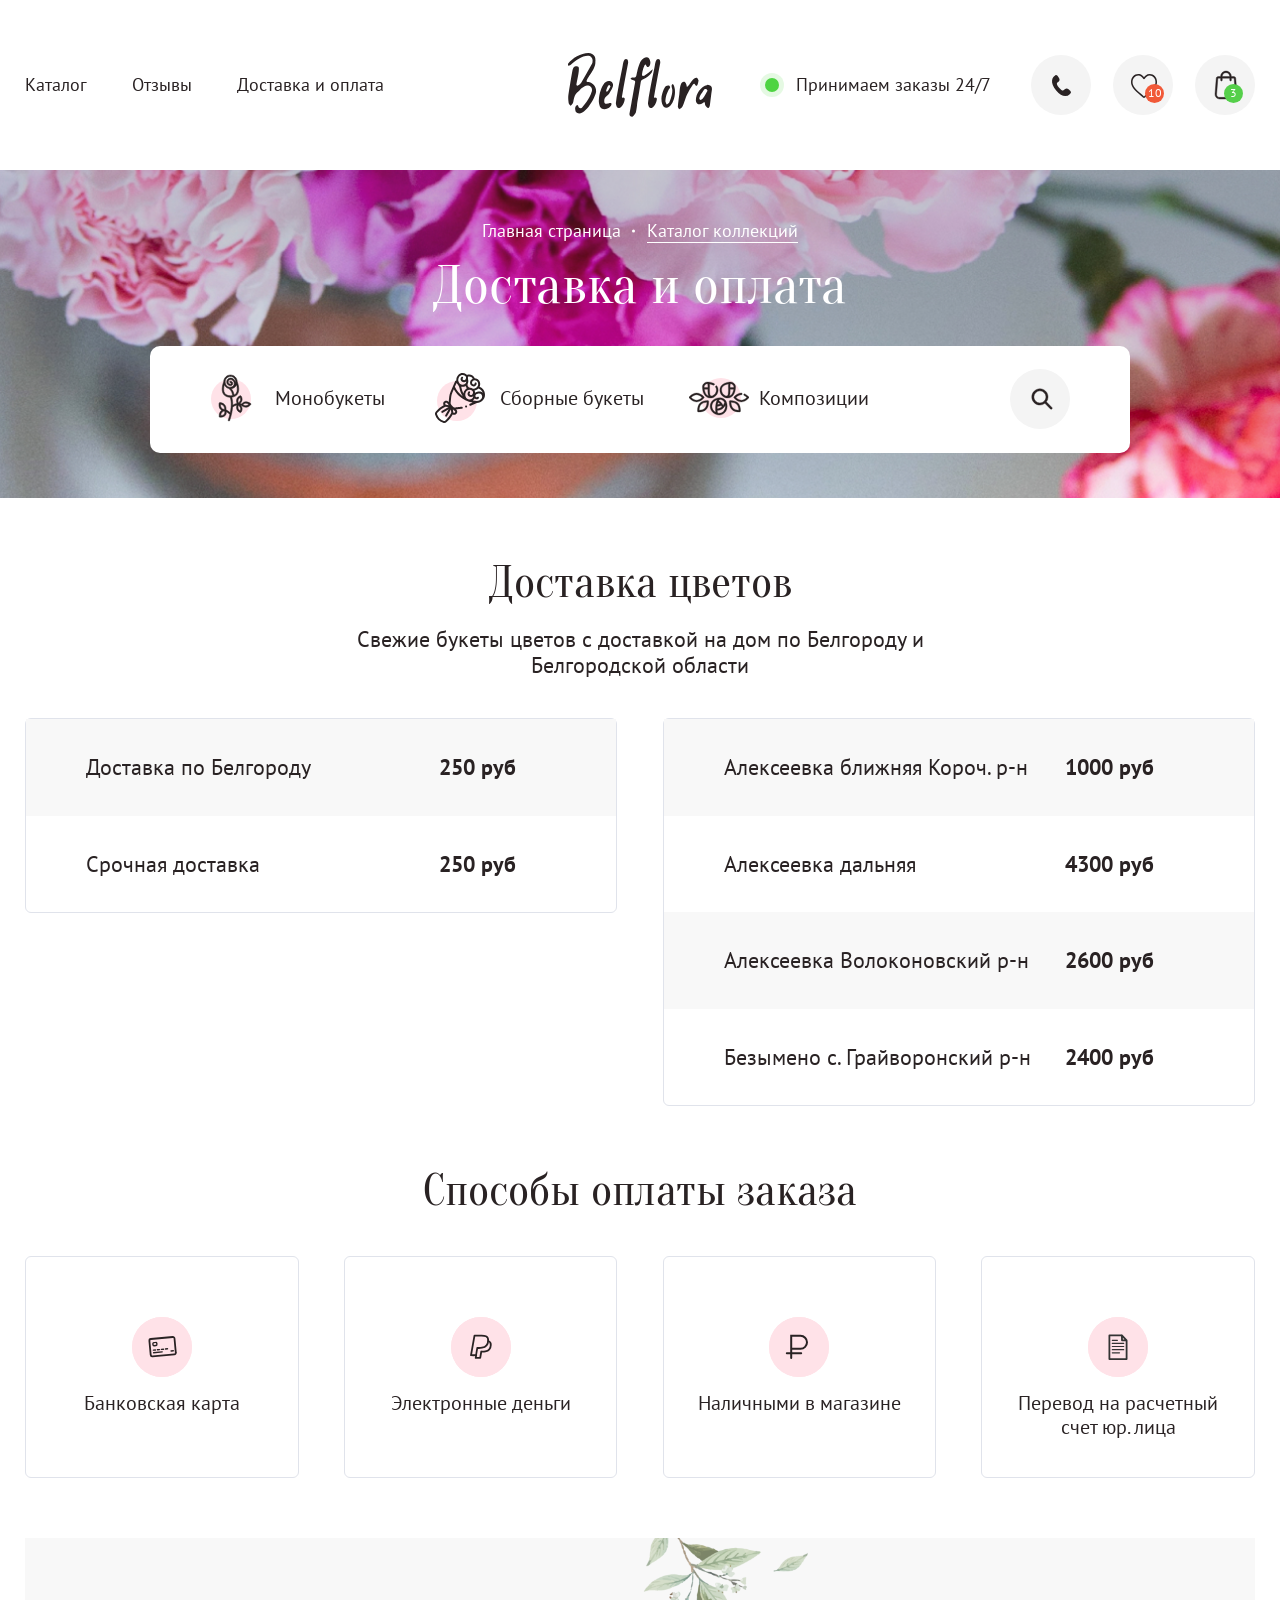
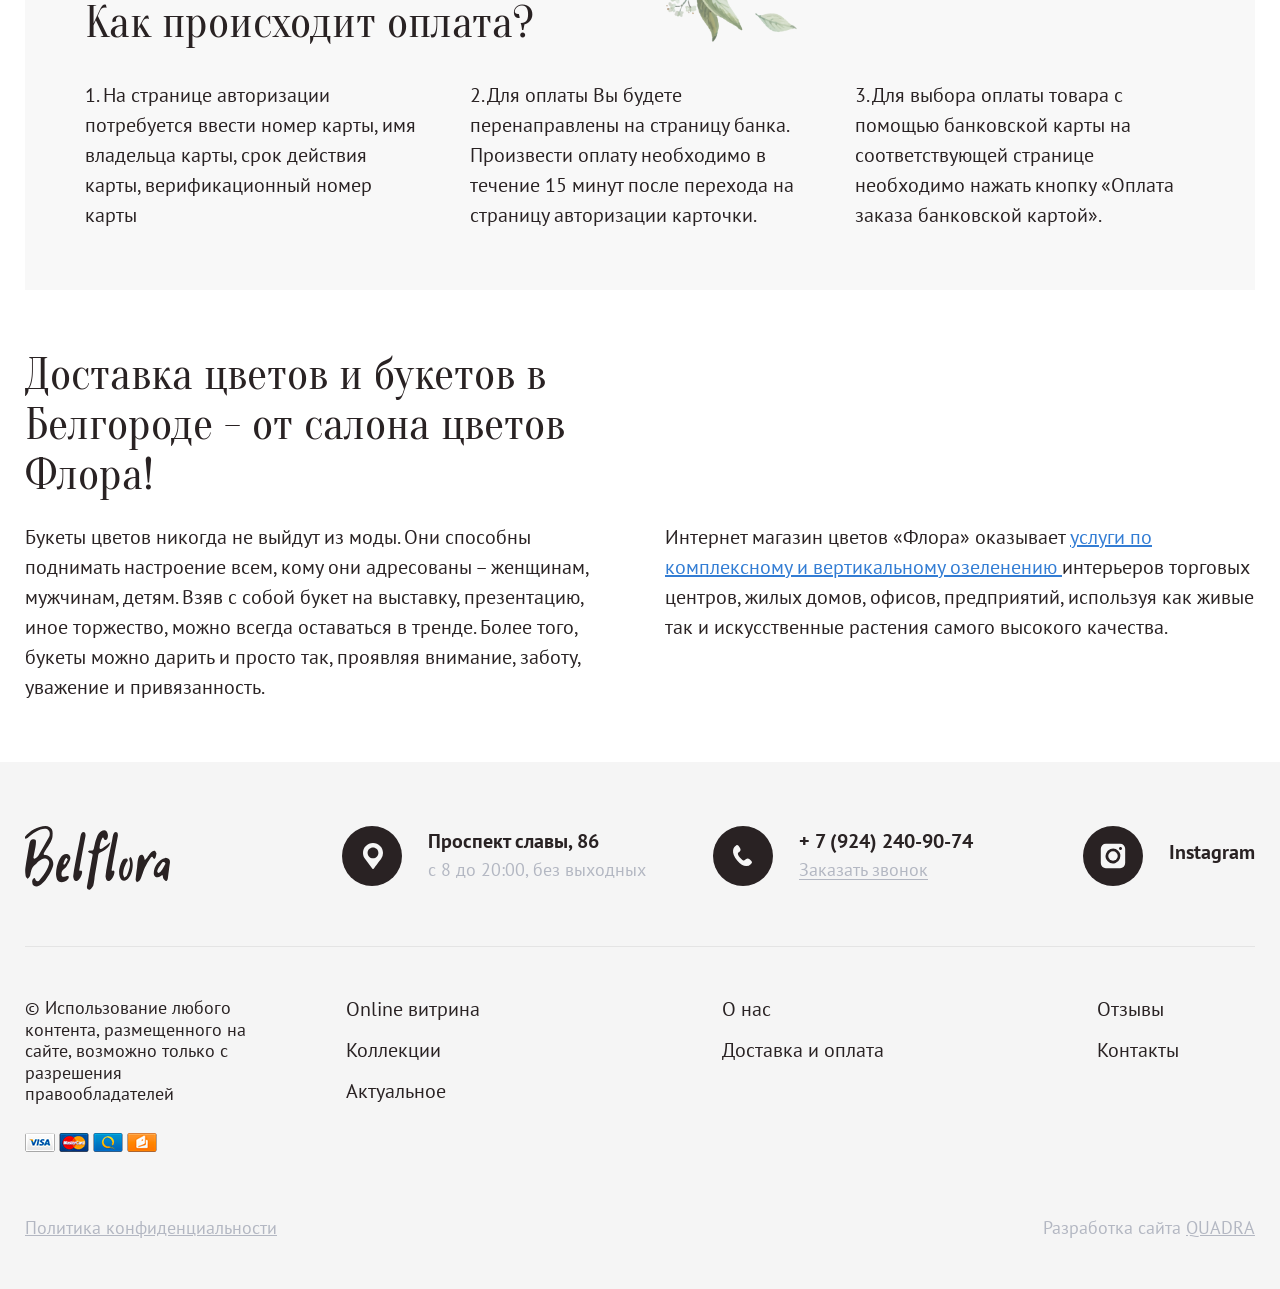
<file: pay.html>
<!DOCTYPE html>
<html class="no-js" lang="ru">
  <head>
    <meta charset="utf-8">
    <meta name="viewport" content="width=device-width, initial-scale=1.0, maximum-scale=1.0">
    <meta name="format-detection" content="telephone=no">
    <title>Доставка и оплата :: Frontend pack</title>
    <!--
    link(rel="apple-touch-icon" sizes="180x180" href="assets/apple-touch-icon.png")
    link(rel="icon" type="image/png" sizes="32x32" href="assets/favicon-32x32.png")
    link(rel="icon" type="image/png" sizes="16x16" href="assets/favicon-16x16.png")
    link(rel="manifest" href="assets/site.webmanifest")
    link(rel="mask-icon" href="assets/safari-pinned-tab.svg" color="#ffffff")
    link(rel="shortcut icon" href="assets/favicon.ico")
    meta(name="msapplication-TileColor" content="#ffffff")
    meta(name="msapplication-config" content="assets/browserconfig.xml")
    meta(name="theme-color" content="#ffffff")
    
    -->
    <meta name="description" content="Description">
    <meta property="og:url" content="https://">
    <meta property="og:type" content="website">
    <meta property="og:title" content="title">
    <meta property="twitter:title" content="title">
    <meta property="og:description" content="description">
    <meta property="twitter:description" content="description">
    <meta property="og:image" content="assets/share.png">
    <link href="https://fonts.googleapis.com/css2?family=Oranienbaum&amp;display=swap" rel="stylesheet">
    <link href="https://fonts.googleapis.com/css2?family=Oranienbaum&amp;family=PT+Sans:wght@400;700&amp;display=swap" rel="stylesheet">
    <link rel="stylesheet" href="./assets/css/common.css">
    <script src="https://polyfill.io/v3/polyfill.min.js?features=default"></script>
  </head>
  <body class="body">
    <div class="header">
      <div class="container">
        <div class="header__wrap"> 
          <div class="mobile-search"> 
            <div class="search search-main"> 
              <button class="circle__button search__btn -js-searchopen">
                    <svg class="svgsprite _search">
                      <use xlink:href="assets/img/sprites/svgsprites.svg#search"></use>
                    </svg>
              </button>
              <input class="search__input" type="text" placeholder="Поиск...">
              <button class="search__close -js-searchclose">
                    <svg class="svgsprite _close">
                      <use xlink:href="assets/img/sprites/svgsprites.svg#close"></use>
                    </svg>
              </button>
            </div>
          </div>
          <nav class="nav header__nav"><a class="nav__link" href="catalog.html">Каталог</a><a class="nav__link" href="reports.html">Отзывы</a><a class="nav__link" href="pay.html">Доставка и оплата</a></nav><a class="header__logo" href="index.html"> <img src="./assets/img/logo.svg" alt=""></a>
          <div class="header__info">
            <div class="work-time">Принимаем заказы 24/7</div>
            <div class="header__buttons">
              <button class="circle__button circle__button--phone">
                    <svg class="svgsprite _phone">
                      <use xlink:href="assets/img/sprites/svgsprites.svg#phone"></use>
                    </svg>
                <div class="tooltip --mright">
                  <div class="contact contact--margin">
                    <p class="text-title">+ 7 (924) 240-90-74</p><a class="grey-description" href="#">Заказать звонок </a>
                  </div>
                  <div class="contact contact--margin">
                    <p class="text-title">Проспект славы, 86</p>
                    <div class="grey-description" href="#">с 8 до 20:00, без выходных</div>
                  </div><a class="contact contact--social">
                    <div class="circle__button circle__button--inst --black">
                          <svg class="svgsprite _inst">
                            <use xlink:href="assets/img/sprites/svgsprites.svg#inst"></use>
                          </svg>
                    </div>
                    <p class="text-title">Instagram</p></a>
                </div>
              </button><a class="circle__button" href="#">
                    <svg class="svgsprite _heart">
                      <use xlink:href="assets/img/sprites/svgsprites.svg#heart"></use>
                    </svg>
                <div class="feature__number">10</div></a>
              <button class="circle__button circle__button--basket -js-fadeinbasket" href="#">
                    <svg class="svgsprite _basket">
                      <use xlink:href="assets/img/sprites/svgsprites.svg#basket"></use>
                    </svg>
                <div class="basket__number">3</div>
              </button>
            </div>
          </div>
        </div>
      </div>
    </div>
    <div class="mobile-menu"> 
      <div class="conatiner"> 
        <nav class="mobile-menu__nav">
          <div class="accardeon"> 
            <div class="accardeon__item"> 
              <div class="accardeon__main">Каталог букетов</div>
              <div class="accardeon__drop">
                <div class="mobile-menu__link"> <a class="nav__link" href="#">Сыылка</a></div>
                <div class="mobile-menu__link"> <a class="nav__link" href="#">Сыылка</a></div>
              </div>
            </div>
            <div class="accardeon__item"> 
              <div class="accardeon__main">Подарки</div>
              <div class="accardeon__drop">
                <div class="mobile-menu__link"> <a class="nav__link" href="#">Сыылка</a></div>
                <div class="mobile-menu__link"> <a class="nav__link" href="#">Сыылка</a></div>
              </div>
            </div>
            <div class="mobile-menu__link"> <a class="nav__link" href="#">О нас</a></div>
            <div class="mobile-menu__link"> <a class="nav__link" href="#">Оплата и доставка</a></div>
            <div class="mobile-menu__link"> <a class="nav__link" href="#">Отзывы</a></div>
            <div class="mobile-menu__link"> <a class="nav__link" href="#">Контакты</a></div>
          </div>
        </nav>
        <div class="mobile-menu__contacts">
          <div class="footer__contact">
            <div class="footer__circle">
                  <svg class="svgsprite _marker">
                    <use xlink:href="assets/img/sprites/svgsprites.svg#marker"></use>
                  </svg>
            </div>
            <div class="contact">
              <p class="text-title">Проспект славы, 86</p>
              <div class="grey-description">с 8 до 20:00, без выходных</div>
            </div>
          </div>
          <div class="footer__contact">
            <div class="footer__circle">
                  <svg class="svgsprite _phone-footer">
                    <use xlink:href="assets/img/sprites/svgsprites.svg#phone-footer"></use>
                  </svg>
            </div>
            <div class="contact">
              <p class="text-title">+ 7 (924) 240-90-74</p><a class="grey-description" href="#">Заказать звонок </a>
            </div>
          </div>
          <div class="footer__contact">
            <div class="footer__circle">
                  <svg class="svgsprite _inst">
                    <use xlink:href="assets/img/sprites/svgsprites.svg#inst"></use>
                  </svg>
            </div>
            <div class="contact">
              <p class="text-title">Instagram</p>
            </div>
          </div>
        </div>
      </div>
    </div>
    <div class="content">
          <section class="main-banner --background-3">
            <div class="container">
                  <div class="crumbs --white --center crumbs--mainbanner"><a class="crumbs__link" href="#">Главная страница</a><a class="crumbs__link" href="#">Каталог коллекций</a>
                  </div>
              <h1 class="main-banner__title --white">Доставка и оплата</h1>
              <div class="main-banner__search">
                <div class="search search-main"> 
                  <button class="circle__button search__btn -js-searchopen">
                        <svg class="svgsprite _search">
                          <use xlink:href="assets/img/sprites/svgsprites.svg#search"></use>
                        </svg>
                  </button>
                  <input class="search__input" type="text" placeholder="Поиск...">
                  <button class="search__close -js-searchclose">
                        <svg class="svgsprite _close">
                          <use xlink:href="assets/img/sprites/svgsprites.svg#close"></use>
                        </svg>
                  </button>
                </div>
                <div class="main-banner__items">
                  <div class="main-banner__item"><img class="main-banner__ico" src="./assets/img/banners/i1.svg" alt="">
                    <p class="main-banner__text">Монобукеты</p>
                  </div>
                  <div class="main-banner__item"><img class="main-banner__ico" src="./assets/img/banners/i2.svg" alt="">
                    <p class="main-banner__text">Сборные букеты</p>
                  </div>
                  <div class="main-banner__item"><img class="main-banner__ico" src="./assets/img/banners/i3.svg" alt="">
                    <p class="main-banner__text">Композиции</p>
                  </div>
                </div>
              </div>
            </div>
          </section>
      <section class="section-delivery">
        <div class="container"> 
          <div class="delivery">
            <div class="title-text"> 
              <h2 class="--text">Доставка цветов</h2>
              <p class="text">Свежие букеты цветов с доставкой на дом по Белгороду и Белгородской области</p>
            </div>
            <div class="delivery__price"> 
              <div class="delivery__block">
                <div class="delivery__item">
                  <div class="delivery__name">Доставка по Белгороду</div>
                  <div class="delivery__summ">250 руб</div>
                </div>
                <div class="delivery__item">
                  <div class="delivery__name">Срочная доставка</div>
                  <div class="delivery__summ">250 руб</div>
                </div>
              </div>
              <div class="delivery__block">
                <div class="delivery__item">
                  <div class="delivery__name">Алексеевка ближняя Короч. р-н</div>
                  <div class="delivery__summ">1000 руб</div>
                </div>
                <div class="delivery__item">
                  <div class="delivery__name">Алексеевка дальняя</div>
                  <div class="delivery__summ">4300 руб</div>
                </div>
                <div class="delivery__item">
                  <div class="delivery__name">Алексеевка Волоконовский  р-н</div>
                  <div class="delivery__summ">2600 руб</div>
                </div>
                <div class="delivery__item">
                  <div class="delivery__name">Безымено с.  Грайворонский р-н</div>
                  <div class="delivery__summ">2400 руб</div>
                </div>
              </div>
            </div>
          </div>
        </div>
      </section>
      <section class="pay-section">
        <div class="container">
          <div class="pay"> 
            <h2 class="pay__title">Способы оплаты заказа</h2>
            <div class="pay__list"><a class="pay__item" href="#">
                <div class="pay_ico">
                      <svg class="svgsprite _bank">
                        <use xlink:href="assets/img/sprites/svgsprites.svg#bank"></use>
                      </svg>
                </div>
                <p class="pay__text"> Банковская карта</p></a><a class="pay__item" href="#">
                <div class="pay_ico">
                      <svg class="svgsprite _paypall">
                        <use xlink:href="assets/img/sprites/svgsprites.svg#paypall"></use>
                      </svg>
                </div>
                <p class="pay__text"> Электронные деньги</p></a><a class="pay__item" href="#">
                <div class="pay_ico">
                      <svg class="svgsprite _rub">
                        <use xlink:href="assets/img/sprites/svgsprites.svg#rub"></use>
                      </svg>
                </div>
                <p class="pay__text"> Наличными в магазине</p></a><a class="pay__item" href="#">
                <div class="pay_ico">
                      <svg class="svgsprite _paper">
                        <use xlink:href="assets/img/sprites/svgsprites.svg#paper"></use>
                      </svg>
                </div>
                <p class="pay__text">Перевод на расчетный счет юр. лица</p></a></div>
          </div>
        </div>
      </section>
      <section class="how-section"> 
        <div class="container">
          <div class="how">
            <h2 class="how-section__title">Как происходит оплата?</h2>
            <div class="how-section__list">
              <div class="how-section__item"> 
                <p>1. На странице авторизации потребуется ввести номер карты, имя владельца карты, срок действия карты, верификационный номер карты</p>
              </div>
              <div class="how-section__item"> 
                <p>2. Для оплаты Вы будете перенаправлены на страницу банка. Произвести оплату необходимо в течение 15 минут после перехода на страницу авторизации карточки.</p>
              </div>
              <div class="how-section__item"> 
                <p>3. Для выбора оплаты товара с помощью банковской карты на соответствующей странице необходимо нажать кнопку «Оплата заказа банковской картой».</p>
              </div>
            </div>
          </div>
        </div>
      </section>
      <section class="text-section">
        <div class="container">
          <div class="text-block">
            <h2 class="text-block__title">Доставка цветов и букетов в Белгороде - от салона цветов Флора!</h2>
            <div class="text-block__list">
              <div class="text__item">
                <p class="text">Букеты цветов никогда не выйдут из моды. Они способны поднимать настроение всем, кому они адресованы – женщинам, мужчинам, детям. Взяв с собой букет на выставку, презентацию, иное торжество, можно всегда оставаться в тренде. Более того, букеты можно дарить и просто так, проявляя внимание, заботу, уважение и привязанность.</p>
              </div>
              <div class="text__item">
                <p class="text">
                   Интернет магазин цветов «Флора» оказывает <a href="#">услуги по комплексному и вертикальному озеленению </a>интерьеров торговых центров, жилых домов, офисов, предприятий, используя как живые так и искусственные растения самого высокого качества.</p>
              </div>
            </div>
          </div>
        </div>
      </section>
    </div>
    <footer class="footer">
      <div class="container">
        <div class="footer__top">
          <div class="footer__item">
            <div class="footer__logo"><img src="./assets/img/logo.svg" alt=""></div>
          </div>
          <div class="footer__item">
            <div class="footer__contact">
              <div class="footer__circle">
                    <svg class="svgsprite _marker">
                      <use xlink:href="assets/img/sprites/svgsprites.svg#marker"></use>
                    </svg>
              </div>
              <div class="contact">
                <p class="text-title">Проспект славы, 86</p>
                <div class="grey-description">с 8 до 20:00, без выходных</div>
              </div>
            </div>
          </div>
          <div class="footer__item">
            <div class="footer__contact">
              <div class="footer__circle">
                    <svg class="svgsprite _phone-footer">
                      <use xlink:href="assets/img/sprites/svgsprites.svg#phone-footer"></use>
                    </svg>
              </div>
              <div class="contact">
                <p class="text-title">+ 7 (924) 240-90-74</p><a class="grey-description" href="#">Заказать звонок </a>
              </div>
            </div>
          </div>
          <div class="footer__item">
            <div class="footer__contact">
              <div class="footer__circle">
                    <svg class="svgsprite _inst">
                      <use xlink:href="assets/img/sprites/svgsprites.svg#inst"></use>
                    </svg>
              </div>
              <div class="contact">
                <p class="text-title">Instagram</p>
              </div>
            </div>
          </div>
        </div>
        <div class="footer__center">
          <div class="footer__item">
            <p class="copyright">© Использование любого контента, размещенного на сайте, возможно только с разрешения правообладателей</p><img class="pay-img" src="./assets/img/payments.png" alt="">
          </div>
          <div class="footer__item">
            <div class="footer__link"><a class="link" href="#">Online витрина</a></div>
            <div class="footer__link"><a class="link" href="#">Коллекции</a></div>
            <div class="footer__link"><a class="link" href="#">Актуальное</a></div>
          </div>
          <div class="footer__item">
            <div class="footer__link"><a class="link" href="#">О нас</a></div>
            <div class="footer__link"><a class="link" href="#">Доставка и оплата</a></div>
          </div>
          <div class="footer__item">
            <div class="footer__link"><a class="link" href="#">Отзывы</a></div>
            <div class="footer__link"> <a class="link" href="#">Контакты</a></div>
          </div>
        </div>
        <div class="footer__bottom">
          <p> <a href="#"> Политика конфиденциальности</a></p>
          <p>
             Разработка сайта <a href="#">QUADRA </a></p>
        </div>
      </div>
    </footer>
    <footer class="mobile-footer">
      <div class="container"> 
        <div class="accardeon"> 
          <div class="accardeon__item">
            <div class="accardeon__main">Контактная информация</div>
            <div class="accardeon__drop">
              <div class="footer__contact">
                <div class="footer__circle">
                      <svg class="svgsprite _marker">
                        <use xlink:href="assets/img/sprites/svgsprites.svg#marker"></use>
                      </svg>
                </div>
                <div class="contact">
                  <p class="text-title">Проспект славы, 86</p>
                  <div class="grey-description">с 8 до 20:00, без выходных</div>
                </div>
              </div>
              <div class="footer__contact">
                <div class="footer__circle">
                      <svg class="svgsprite _phone-footer">
                        <use xlink:href="assets/img/sprites/svgsprites.svg#phone-footer"></use>
                      </svg>
                </div>
                <div class="contact">
                  <p class="text-title">+ 7 (924) 240-90-74</p><a class="grey-description" href="#">Заказать звонок </a>
                </div>
              </div>
              <div class="footer__contact">
                <div class="footer__circle">
                      <svg class="svgsprite _inst">
                        <use xlink:href="assets/img/sprites/svgsprites.svg#inst"></use>
                      </svg>
                </div>
                <div class="contact">
                  <p class="text-title">Instagram</p>
                </div>
              </div>
            </div>
          </div>
          <div class="accardeon__item">
            <div class="accardeon__main">Основные разделы</div>
            <div class="accardeon__drop">
              <div class="footer__link"><a class="link" href="#">Online витрина</a></div>
              <div class="footer__link"><a class="link" href="#">Коллекции</a></div>
              <div class="footer__link"><a class="link" href="#">Актуальное</a></div>
              <div class="footer__link"><a class="link" href="#">Доставка и оплата</a></div>
            </div>
          </div>
          <div class="accardeon__item">
            <div class="accardeon__main">Информация о компании</div>
            <div class="accardeon__drop">
              <div class="footer__link"><a class="link" href="#">О нас</a></div>
              <div class="footer__link"><a class="link" href="#">Отзывы</a></div>
              <div class="footer__link"> <a class="link" href="#">Контакты</a></div>
            </div>
          </div>
          <div class="accardeon__item">
            <div class="accardeon__main">Способы оплаты</div>
            <div class="accardeon__drop"><img class="pay-img" src="./assets/img/payments.png" alt=""></div>
          </div>
        </div>
        <p class="copyright">© Использование любого контента, размещенного на сайте, возможно только с разрешения правообладателей</p>
        <div class="footer__bottom">
          <p> <a href="#"> Политика конфиденциальности</a></p>
          <p>
             Разработка сайта <a href="#">QUADRA </a></p>
        </div>
      </div>
    </footer>
    <div class="basket">
      <div class="basket__bg -js-fadeoutbasket"></div>
      <form class="basket__wrap">
        <div class="basket__top">
          <div class="basket__header">
            <h2>Ваша корзина</h2>
            <button class="basket__close -js-fadeoutbasket">
                  <svg class="svgsprite _close">
                    <use xlink:href="assets/img/sprites/svgsprites.svg#close"></use>
                  </svg>
            </button>
          </div>
          <div class="basket__body"> 
                <div class="basket-cart">
                  <div class="basket__left">
                    <div class="basket-cart__pic"> <img src="./assets/img/carts/6.png"></div>
                    <div class="basket-cart__info">
                      <h5 class="basket-cart__title">Букет из кустовой хризантемы и кустовой розы</h5>
                      <p class="text-grey basket-cart__text">51 штука</p>
                      <div class="basket-cart__amount">
                            <div class="counter"> 
                              <div class="counter__minus">
                                    <svg class="svgsprite _minus">
                                      <use xlink:href="assets/img/sprites/svgsprites.svg#minus"></use>
                                    </svg>
                              </div>
                              <input class="counter__input" type="text" disabled value="1">
                              <div class="counter__plus">
                                    <svg class="svgsprite _plus">
                                      <use xlink:href="assets/img/sprites/svgsprites.svg#plus"></use>
                                    </svg>
                              </div>
                            </div>
                        <div class="basket-cart__summ summ">2 358 руб.</div>
                      </div>
                    </div>
                  </div>
                  <div class="basket__right">
                    <div class="basket-cart__close">
                          <svg class="svgsprite _close-small">
                            <use xlink:href="assets/img/sprites/svgsprites.svg#close-small"></use>
                          </svg>
                    </div>
                  </div>
                </div>
          </div>
        </div>
        <div class="basket__bottom">  
          <div class="basket__set"> 
            <p>Добавить набор для продления жизни сразенных цветов?</p>
            <div class="basket__radios">
              <label class="basket__radio">
                <input class="hidden" type="radio" name="set" checked>
                <div class="basket__radio-button">Да</div>
              </label>
              <label class="basket__radio">
                <input class="hidden" type="radio" name="set">
                <div class="basket__radio-button">Нет</div>
              </label>
            </div>
          </div>
          <div class="basket__bottom-wrap">
            <div class="basket__price price"> 
              <div class="price-wrap">
                <div class="prce__item"> 
                  <h5>Стоимость </h5>
                  <div class="price__number summ"> 7 212 руб.</div>
                </div>
              </div>
              <div class="price-wrap">
                <div class="prce__item"> 
                  <h5>Cкидка </h5>
                  <div class="price__number summ"> 0 руб.</div>
                </div>
              </div>
            </div>
            <div class="basket__buttons"> <a class="basket__button button --dark --big" href="#">Оформить заказ</a>
              <button class="basket__button basket__button--close button --white --big -js-fadeoutbasket">Продолжить покупки</button>
            </div>
          </div>
        </div>
      </form>
    </div>
    <div class="mobile-bar">
      <div class="mobile-bar__item">
        <button class="mobile-bar__btn mobile-bar__btn--open -js-fadeoutbasket -js-fadeinmenu">
          <div class="mobile-bar__ico">
                <svg class="svgsprite _burger">
                  <use xlink:href="assets/img/sprites/svgsprites.svg#burger"></use>
                </svg>
          </div>
          <div class="mobile-bar__text">Меню</div>
        </button>
        <button class="mobile-bar__close -js-fadeoutmenu">
          <div class="mobile-bar__ico">
                <svg class="svgsprite _close">
                  <use xlink:href="assets/img/sprites/svgsprites.svg#close"></use>
                </svg>
          </div>
          <div class="mobile-bar__text">Закрыть</div>
        </button>
      </div>
      <div class="mobile-bar__item">
        <button class="mobile-bar__btn mobile-bar__btn--open -js-fadeinbasket -js-fadeoutmenu">
          <div class="mobile-bar__ico">
                <svg class="svgsprite _mobile-basket">
                  <use xlink:href="assets/img/sprites/svgsprites.svg#mobile-basket"></use>
                </svg>
          </div>
          <div class="mobile-bar__text">Корзина</div>
        </button>
        <button class="mobile-bar__close -js-fadeoutbasket"> 
          <div class="mobile-bar__ico">
                <svg class="svgsprite _close">
                  <use xlink:href="assets/img/sprites/svgsprites.svg#close"></use>
                </svg>
          </div>
          <div class="mobile-bar__text">Закрыть</div>
        </button>
      </div>
      <div class="mobile-bar__item">
        <!-- навесть .active если надо активной сделать, на странице избранное--><a class="mobile-bar__btn mobile-bar__btn--link" href="#"> 
          <div class="mobile-bar__ico">
                <svg class="svgsprite _feature">
                  <use xlink:href="assets/img/sprites/svgsprites.svg#feature"></use>
                </svg>
          </div>
          <div class="mobile-bar__text">Избранное</div></a>
      </div>
    </div>
    <script src="https://code.jquery.com/jquery-3.6.0.slim.min.js"></script>
    <script src="assets/js/vendors~main.bundle.js"></script>
    <script src="https://api-maps.yandex.ru/2.1/?apikey=1553c677-16fe-4d87-838c-fd3f2e9a8e63&amp;lang=ru_RU" type="text/javascript"></script>
    <script src="assets/js/main.bundle.js?v=1.2.3"></script>
  </body>
</html>
</file>
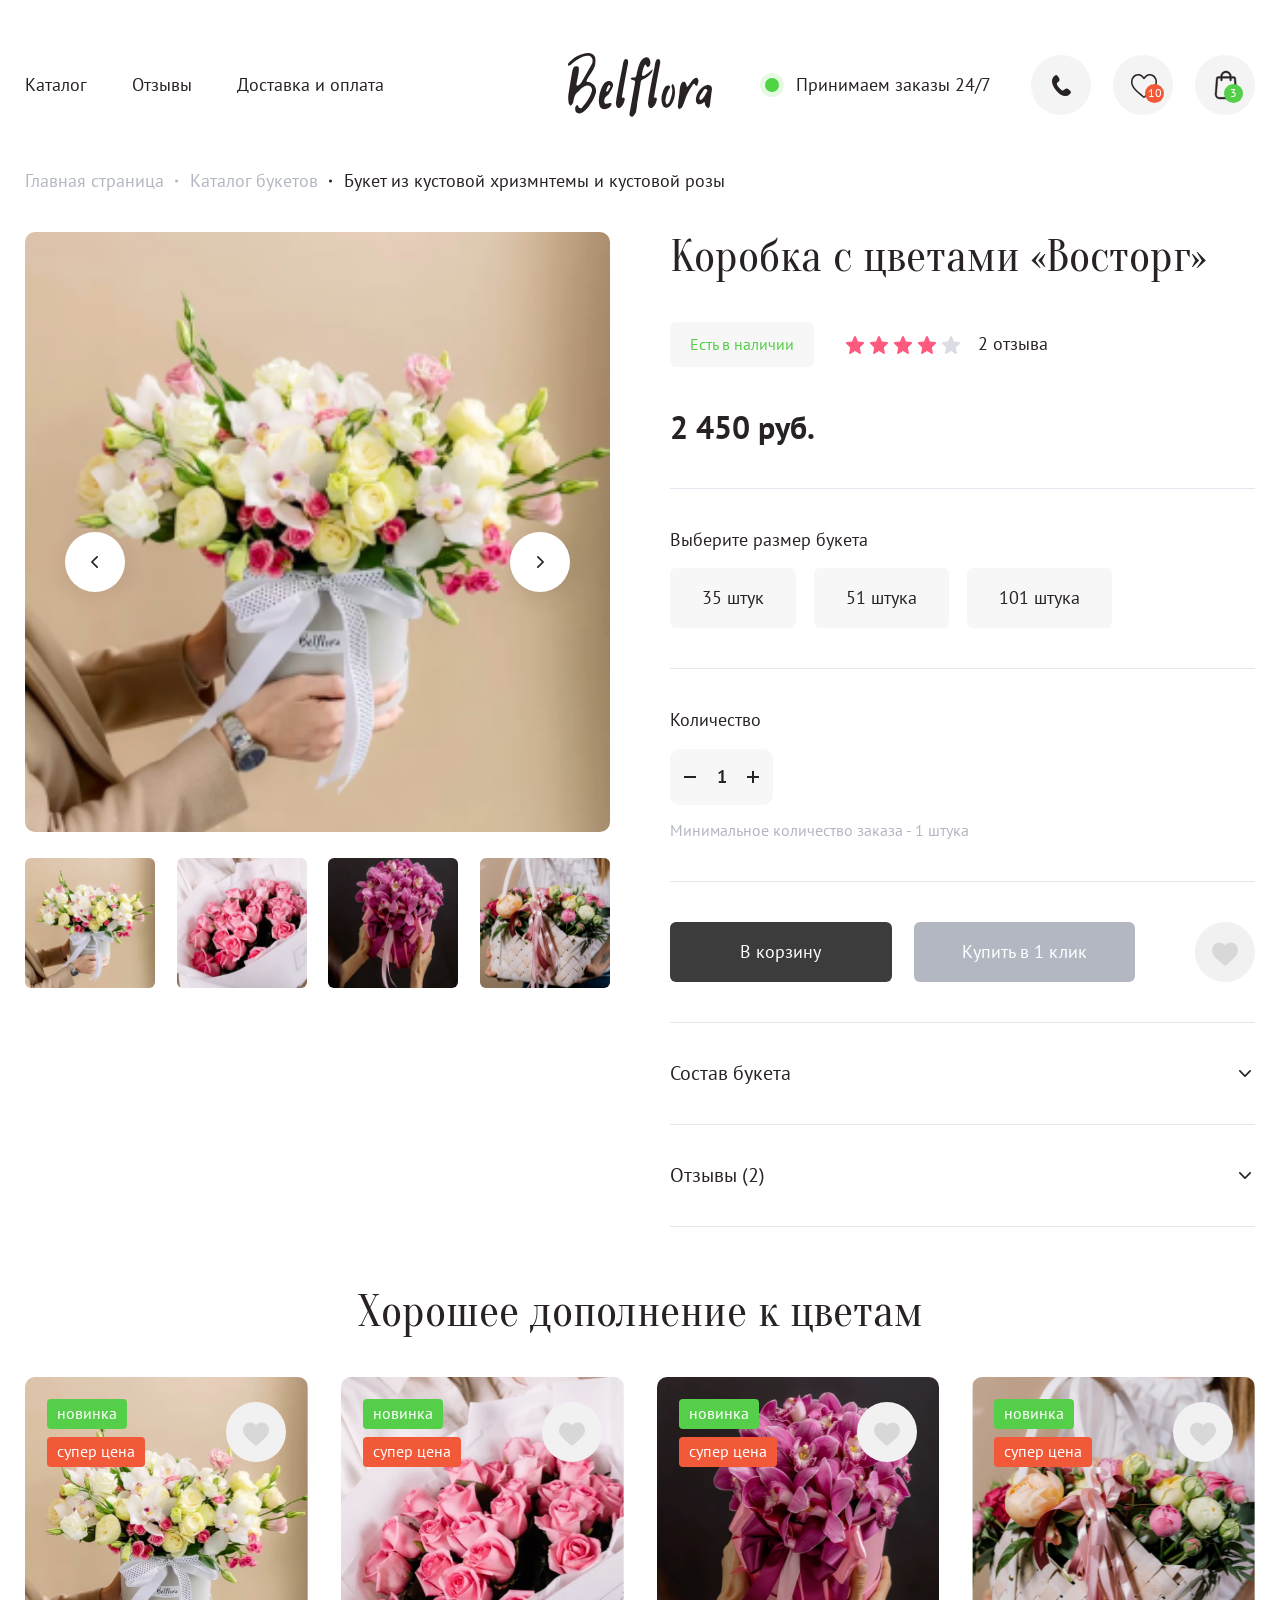
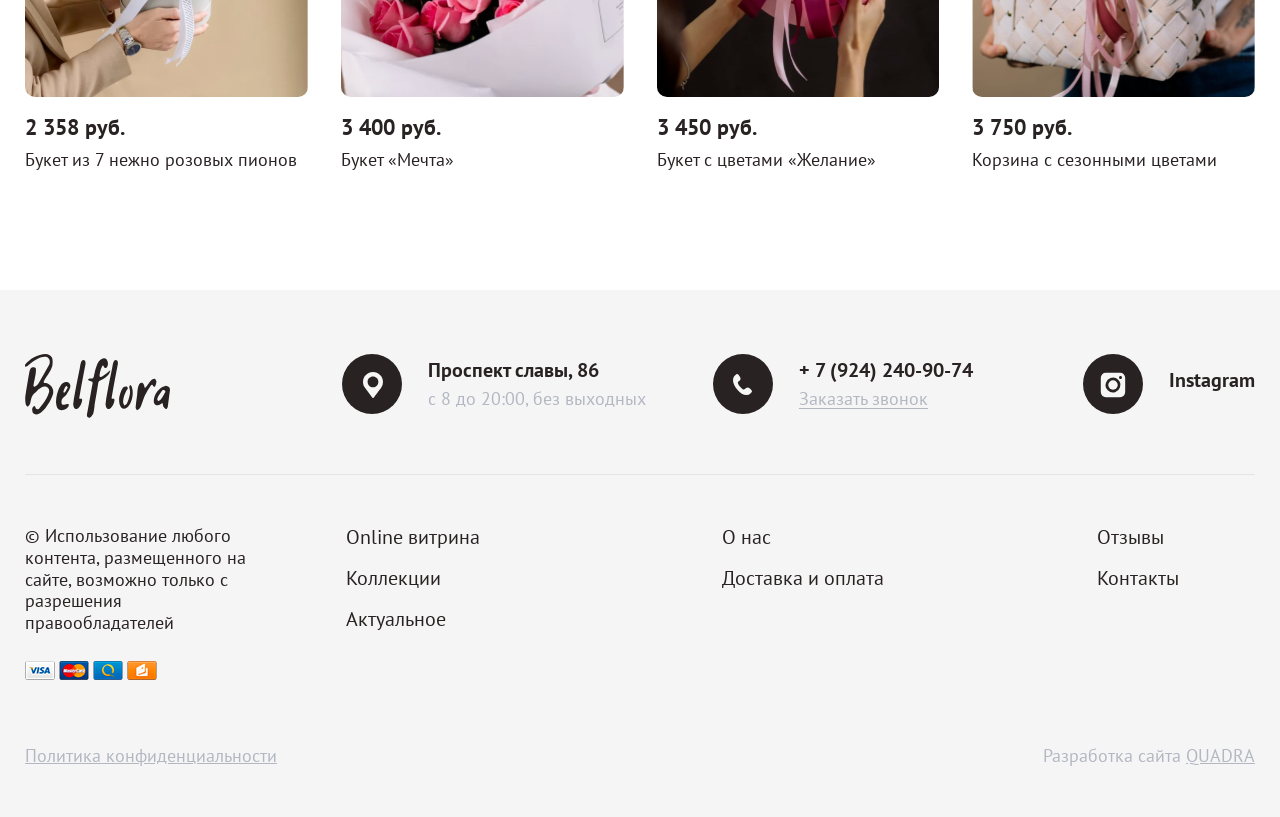
<file: product.html>
<!DOCTYPE html>
<html class="no-js" lang="ru">
  <head>
    <meta charset="utf-8">
    <meta name="viewport" content="width=device-width, initial-scale=1.0, maximum-scale=1.0">
    <meta name="format-detection" content="telephone=no">
    <title>Предварительный каталог :: Frontend pack</title>
    <!--
    link(rel="apple-touch-icon" sizes="180x180" href="assets/apple-touch-icon.png")
    link(rel="icon" type="image/png" sizes="32x32" href="assets/favicon-32x32.png")
    link(rel="icon" type="image/png" sizes="16x16" href="assets/favicon-16x16.png")
    link(rel="manifest" href="assets/site.webmanifest")
    link(rel="mask-icon" href="assets/safari-pinned-tab.svg" color="#ffffff")
    link(rel="shortcut icon" href="assets/favicon.ico")
    meta(name="msapplication-TileColor" content="#ffffff")
    meta(name="msapplication-config" content="assets/browserconfig.xml")
    meta(name="theme-color" content="#ffffff")
    
    -->
    <meta name="description" content="Description">
    <meta property="og:url" content="https://">
    <meta property="og:type" content="website">
    <meta property="og:title" content="title">
    <meta property="twitter:title" content="title">
    <meta property="og:description" content="description">
    <meta property="twitter:description" content="description">
    <meta property="og:image" content="assets/share.png">
    <link href="https://fonts.googleapis.com/css2?family=Oranienbaum&amp;display=swap" rel="stylesheet">
    <link href="https://fonts.googleapis.com/css2?family=Oranienbaum&amp;family=PT+Sans:wght@400;700&amp;display=swap" rel="stylesheet">
    <link rel="stylesheet" href="./assets/css/common.css">
    <script src="https://polyfill.io/v3/polyfill.min.js?features=default"></script>
  </head>
  <body class="body">
    <div class="header">
      <div class="container">
        <div class="header__wrap"> 
          <div class="mobile-search"> 
            <div class="search search-main"> 
              <button class="circle__button search__btn -js-searchopen">
                    <svg class="svgsprite _search">
                      <use xlink:href="assets/img/sprites/svgsprites.svg#search"></use>
                    </svg>
              </button>
              <input class="search__input" type="text" placeholder="Поиск...">
              <button class="search__close -js-searchclose">
                    <svg class="svgsprite _close">
                      <use xlink:href="assets/img/sprites/svgsprites.svg#close"></use>
                    </svg>
              </button>
            </div>
          </div>
          <nav class="nav header__nav"><a class="nav__link" href="catalog.html">Каталог</a><a class="nav__link" href="reports.html">Отзывы</a><a class="nav__link" href="pay.html">Доставка и оплата</a></nav><a class="header__logo" href="index.html"> <img src="./assets/img/logo.svg" alt=""></a>
          <div class="header__info">
            <div class="work-time">Принимаем заказы 24/7</div>
            <div class="header__buttons">
              <button class="circle__button circle__button--phone">
                    <svg class="svgsprite _phone">
                      <use xlink:href="assets/img/sprites/svgsprites.svg#phone"></use>
                    </svg>
                <div class="tooltip --mright">
                  <div class="contact contact--margin">
                    <p class="text-title">+ 7 (924) 240-90-74</p><a class="grey-description" href="#">Заказать звонок </a>
                  </div>
                  <div class="contact contact--margin">
                    <p class="text-title">Проспект славы, 86</p>
                    <div class="grey-description" href="#">с 8 до 20:00, без выходных</div>
                  </div><a class="contact contact--social">
                    <div class="circle__button circle__button--inst --black">
                          <svg class="svgsprite _inst">
                            <use xlink:href="assets/img/sprites/svgsprites.svg#inst"></use>
                          </svg>
                    </div>
                    <p class="text-title">Instagram</p></a>
                </div>
              </button><a class="circle__button" href="#">
                    <svg class="svgsprite _heart">
                      <use xlink:href="assets/img/sprites/svgsprites.svg#heart"></use>
                    </svg>
                <div class="feature__number">10</div></a>
              <button class="circle__button circle__button--basket -js-fadeinbasket" href="#">
                    <svg class="svgsprite _basket">
                      <use xlink:href="assets/img/sprites/svgsprites.svg#basket"></use>
                    </svg>
                <div class="basket__number">3</div>
              </button>
            </div>
          </div>
        </div>
      </div>
    </div>
    <div class="mobile-menu"> 
      <div class="conatiner"> 
        <nav class="mobile-menu__nav">
          <div class="accardeon"> 
            <div class="accardeon__item"> 
              <div class="accardeon__main">Каталог букетов</div>
              <div class="accardeon__drop">
                <div class="mobile-menu__link"> <a class="nav__link" href="#">Сыылка</a></div>
                <div class="mobile-menu__link"> <a class="nav__link" href="#">Сыылка</a></div>
              </div>
            </div>
            <div class="accardeon__item"> 
              <div class="accardeon__main">Подарки</div>
              <div class="accardeon__drop">
                <div class="mobile-menu__link"> <a class="nav__link" href="#">Сыылка</a></div>
                <div class="mobile-menu__link"> <a class="nav__link" href="#">Сыылка</a></div>
              </div>
            </div>
            <div class="mobile-menu__link"> <a class="nav__link" href="#">О нас</a></div>
            <div class="mobile-menu__link"> <a class="nav__link" href="#">Оплата и доставка</a></div>
            <div class="mobile-menu__link"> <a class="nav__link" href="#">Отзывы</a></div>
            <div class="mobile-menu__link"> <a class="nav__link" href="#">Контакты</a></div>
          </div>
        </nav>
        <div class="mobile-menu__contacts">
          <div class="footer__contact">
            <div class="footer__circle">
                  <svg class="svgsprite _marker">
                    <use xlink:href="assets/img/sprites/svgsprites.svg#marker"></use>
                  </svg>
            </div>
            <div class="contact">
              <p class="text-title">Проспект славы, 86</p>
              <div class="grey-description">с 8 до 20:00, без выходных</div>
            </div>
          </div>
          <div class="footer__contact">
            <div class="footer__circle">
                  <svg class="svgsprite _phone-footer">
                    <use xlink:href="assets/img/sprites/svgsprites.svg#phone-footer"></use>
                  </svg>
            </div>
            <div class="contact">
              <p class="text-title">+ 7 (924) 240-90-74</p><a class="grey-description" href="#">Заказать звонок </a>
            </div>
          </div>
          <div class="footer__contact">
            <div class="footer__circle">
                  <svg class="svgsprite _inst">
                    <use xlink:href="assets/img/sprites/svgsprites.svg#inst"></use>
                  </svg>
            </div>
            <div class="contact">
              <p class="text-title">Instagram</p>
            </div>
          </div>
        </div>
      </div>
    </div>
    <div class="content">
      <section class="product-section">
        <div class="container"> 
              <div class="crumbs"><a class="crumbs__link" href="#">Главная страница</a><a class="crumbs__link" href="#">Каталог букетов</a><a class="crumbs__link" href="#">Букет из кустовой хризмнтемы и кустовой розы</a>
              </div>
          <div class="product">
            <div class="product__slider">
              <div class="product__slider__top">
                <div class="swiper-container">
                  <div class="swiper-wrapper">
                    <div class="swiper-slide product__slide" style="background: url(./assets/img/carts/1.png) no-repeat center / cover"></div>
                    <div class="swiper-slide product__slide" style="background: url(./assets/img/carts/2.png) no-repeat center / cover"></div>
                    <div class="swiper-slide product__slide" style="background: url(./assets/img/carts/3.png) no-repeat center / cover"></div>
                    <div class="swiper-slide product__slide" style="background: url(./assets/img/carts/4.png) no-repeat center / cover"></div>
                  </div>
                  <div class="slider-prev slider-button">
                        <svg class="svgsprite _arrow-left">
                          <use xlink:href="assets/img/sprites/svgsprites.svg#arrow-left"></use>
                        </svg>
                  </div>
                  <div class="slider-next slider-button">
                        <svg class="svgsprite _arrow-right">
                          <use xlink:href="assets/img/sprites/svgsprites.svg#arrow-right"></use>
                        </svg>
                  </div>
                </div>
              </div>
              <div class="product__slider-bottom"> 
                <div class="product__slider-item active" style="background: url(./assets/img/carts/1.png) no-repeat center / cover"></div>
                <div class="product__slider-item" style="background: url(./assets/img/carts/2.png) no-repeat center / cover"> </div>
                <div class="product__slider-item" style="background: url(./assets/img/carts/3.png) no-repeat center / cover"> </div>
                <div class="product__slider-item" style="background: url(./assets/img/carts/4.png) no-repeat center / cover"> </div>
              </div>
              <div class="product__like product__like--mobile">
                    <svg class="svgsprite _heart-full">
                      <use xlink:href="assets/img/sprites/svgsprites.svg#heart-full"></use>
                    </svg>
              </div>
            </div>
            <div class="product__content">
              <div class="product__item">
                <h2 class="product__title">Коробка с цветами «Восторг»</h2>
                <div class="product__list"> 
                  <div class="status">Есть в наличии</div>
                  <div class="product__stars">
                        <div class="stars">
                          <div class="star active">
                                <svg class="svgsprite _star">
                                  <use xlink:href="assets/img/sprites/svgsprites.svg#star"></use>
                                </svg>
                          </div>
                          <div class="star active">
                                <svg class="svgsprite _star">
                                  <use xlink:href="assets/img/sprites/svgsprites.svg#star"></use>
                                </svg>
                          </div>
                          <div class="star active">
                                <svg class="svgsprite _star">
                                  <use xlink:href="assets/img/sprites/svgsprites.svg#star"></use>
                                </svg>
                          </div>
                          <div class="star active">
                                <svg class="svgsprite _star">
                                  <use xlink:href="assets/img/sprites/svgsprites.svg#star"></use>
                                </svg>
                          </div>
                          <div class="star">
                                <svg class="svgsprite _star">
                                  <use xlink:href="assets/img/sprites/svgsprites.svg#star"></use>
                                </svg>
                          </div>
                        </div>
                  </div>
                  <p class="product-reports-summ">2 отзыва</p>
                </div>
                <p class="product__price">2 450 руб.</p>
              </div>
              <div class="product__item">
                <p class="product__description">Выберите размер букета</p>
                <div class="product__list">
                  <label class="checkbox-button">
                    <input class="hidden" type="radio" name="quantity">
                    <div class="button --lightgrey">35 штук</div>
                  </label>
                  <label class="checkbox-button">
                    <input class="hidden" type="radio" name="quantity">
                    <div class="button --lightgrey">51 штука</div>
                  </label>
                  <label class="checkbox-button">
                    <input class="hidden" type="radio" name="quantity">
                    <div class="button --lightgrey">101 штука</div>
                  </label>
                </div>
              </div>
              <div class="product__item">
                <p class="product__description">Количество</p>
                    <div class="counter"> 
                      <div class="counter__minus">
                            <svg class="svgsprite _minus">
                              <use xlink:href="assets/img/sprites/svgsprites.svg#minus"></use>
                            </svg>
                      </div>
                      <input class="counter__input" type="text" disabled value="1">
                      <div class="counter__plus">
                            <svg class="svgsprite _plus">
                              <use xlink:href="assets/img/sprites/svgsprites.svg#plus"></use>
                            </svg>
                      </div>
                    </div>
                <div class="count__description">Минимальное количество заказа - 1 штука</div>
              </div>
              <div class="product__item">
                <div class="product__list product__list--btns">
                  <div class="product__btns"> 
                    <button class="button --dark">В корзину</button>
                    <button class="button --grey">Купить в 1 клик</button>
                  </div>
                  <div class="product__like product__like--desktop">
                        <svg class="svgsprite _heart-full">
                          <use xlink:href="assets/img/sprites/svgsprites.svg#heart-full"></use>
                        </svg>
                  </div>
                </div>
              </div>
              <div class="accardeon">
                <div class="accardeon__item">
                  <div class="accardeon__main">Состав букета</div>
                  <div class="accardeon__drop">
                    <div class="catalog__structure">
                      <div class="catalog__structure-item">
                        <div class="catalog__structure-name">Хризантемы</div>
                        <div class="catalog__structure-summ">7 шт.</div>
                      </div>
                      <div class="catalog__structure-item">
                        <div class="catalog__structure-name">Кустовые розы</div>
                        <div class="catalog__structure-summ">5 шт.</div>
                      </div>
                      <div class="catalog__structure-item">
                        <div class="catalog__structure-name">Упаковка</div>
                        <div class="catalog__structure-summ">1 шт.</div>
                      </div>
                      <div class="catalog__structure-item">
                        <div class="catalog__structure-name">Лента</div>
                        <div class="catalog__structure-summ">1 шт.</div>
                      </div>
                    </div>
                  </div>
                </div>
                <div class="accardeon__item">
                  <div class="accardeon__main">Отзывы  (2)</div>
                  <div class="accardeon__drop">
                    <p>Хотите оставить отзыв о данном товаре?</p>
                    <div class="accardeon__main accardeon__main-report">Оставить отзыв</div>
                    <div class="accardeon__drop">
                      <div class="product__form">
                            <form class="form">
                              <h4 class="form__title">Оставьте отзыв</h4>
                                  <div class="form__block">
                                    <input class="form__input" type="text" placeholder="Ваше имя">
                                    <div class="form__error">Неправильный формат имени</div>
                                  </div>
                                  <div class="form__block">
                                    <textarea class="form__textarea" placeholder="Текст отзыва"></textarea>
                                    <div class="form__error">Неправильный формат</div>
                                  </div>
                                  <div class="stars -js-starclick">
                                    <div class="star">
                                          <svg class="svgsprite _star">
                                            <use xlink:href="assets/img/sprites/svgsprites.svg#star"></use>
                                          </svg>
                                    </div>
                                    <div class="star">
                                          <svg class="svgsprite _star">
                                            <use xlink:href="assets/img/sprites/svgsprites.svg#star"></use>
                                          </svg>
                                    </div>
                                    <div class="star">
                                          <svg class="svgsprite _star">
                                            <use xlink:href="assets/img/sprites/svgsprites.svg#star"></use>
                                          </svg>
                                    </div>
                                    <div class="star">
                                          <svg class="svgsprite _star">
                                            <use xlink:href="assets/img/sprites/svgsprites.svg#star"></use>
                                          </svg>
                                    </div>
                                    <div class="star">
                                          <svg class="svgsprite _star">
                                            <use xlink:href="assets/img/sprites/svgsprites.svg#star"></use>
                                          </svg>
                                    </div>
                                  </div>
                                  <label class="checkbox form__checkbox">
                                    <input class="hidden" type="checkbox"><span class="checkbox__ico"></span>
                                    <p class="checkbox__text"> <span>Даю согласие на обработку</span>&nbsp;<a href="#">персональных данных</a></p>
                                  </label>
                              <button class="button --dark --big form__buttom">Отправить отзыв</button>
                            </form>
                      </div>
                    </div>
                    <div class="product__reports">
                      <div class="product__report">
                        <p class="product__report-text">Спасибо большое за красивый букет и своевременную доставку!!! Заказ делала из Надыма, все легко и быстро оформила!</p>
                        <div class="product__report-info">
                          <div class="product__report-name">Лилия</div>
                          <div class="product__report-stars">
                                <div class="stars">
                                  <div class="star active">
                                        <svg class="svgsprite _star">
                                          <use xlink:href="assets/img/sprites/svgsprites.svg#star"></use>
                                        </svg>
                                  </div>
                                  <div class="star active">
                                        <svg class="svgsprite _star">
                                          <use xlink:href="assets/img/sprites/svgsprites.svg#star"></use>
                                        </svg>
                                  </div>
                                  <div class="star active">
                                        <svg class="svgsprite _star">
                                          <use xlink:href="assets/img/sprites/svgsprites.svg#star"></use>
                                        </svg>
                                  </div>
                                  <div class="star active">
                                        <svg class="svgsprite _star">
                                          <use xlink:href="assets/img/sprites/svgsprites.svg#star"></use>
                                        </svg>
                                  </div>
                                  <div class="star active">
                                        <svg class="svgsprite _star">
                                          <use xlink:href="assets/img/sprites/svgsprites.svg#star"></use>
                                        </svg>
                                  </div>
                                </div>
                          </div>
                          <div class="product__report-date">23.06.2019</div>
                        </div>
                      </div>
                      <div class="product__report--company">
                        <div class="product__report">
                          <p class="product__report-text">Спасибо большое за красивый букет и своевременную доставку!!! Заказ делала из Надыма, все легко и быстро оформила!</p>
                          <div class="product__report-info">
                            <div class="product__report-logo"> <img src="./assets/img/logo.svg" alt=""></div>
                            <div class="product__report-date">23.06.2019</div>
                          </div>
                        </div>
                      </div>
                      <div class="product__report">
                        <p class="product__report-text">Спасибо большое за красивый букет и своевременную доставку!!! Заказ делала из Надыма, все легко и быстро оформила!</p>
                        <div class="product__report-info">
                          <div class="product__report-name">Лилия</div>
                          <div class="product__report-stars">
                                <div class="stars">
                                  <div class="star active">
                                        <svg class="svgsprite _star">
                                          <use xlink:href="assets/img/sprites/svgsprites.svg#star"></use>
                                        </svg>
                                  </div>
                                  <div class="star active">
                                        <svg class="svgsprite _star">
                                          <use xlink:href="assets/img/sprites/svgsprites.svg#star"></use>
                                        </svg>
                                  </div>
                                  <div class="star active">
                                        <svg class="svgsprite _star">
                                          <use xlink:href="assets/img/sprites/svgsprites.svg#star"></use>
                                        </svg>
                                  </div>
                                  <div class="star active">
                                        <svg class="svgsprite _star">
                                          <use xlink:href="assets/img/sprites/svgsprites.svg#star"></use>
                                        </svg>
                                  </div>
                                  <div class="star active">
                                        <svg class="svgsprite _star">
                                          <use xlink:href="assets/img/sprites/svgsprites.svg#star"></use>
                                        </svg>
                                  </div>
                                </div>
                          </div>
                          <div class="product__report-date">23.06.2019</div>
                        </div>
                      </div>
                    </div>
                  </div>
                </div>
              </div>
            </div>
          </div>
        </div>
      </section>
      <section class="offers-section"> 
        <div class="container">
          <h2>Хорошее дополнение к цветам</h2>
          <div class="carts__wrap carts-list carts-list-4">
                <div class="cart">
                  <div class="cart__top">
                    <div class="cart__pic">
                      <div class="cart__pic-img lazy" data-src="./assets/img/carts/1.png"></div>
                    </div>
                    <div class="tags">
                      <div class="tag --green">новинка</div>
                      <div class="tag --orange">супер цена</div>
                    </div>
                    <div class="cart__buttons">
                      <button class="button --dark -js-fadebuttons">В корзину</button><a class="button --grey" href="#">Смотреть букет</a>
                    </div>
                    <button class="cart__like">
                          <svg class="svgsprite _heart-full">
                            <use xlink:href="assets/img/sprites/svgsprites.svg#heart-full"></use>
                          </svg>
                    </button>
                  </div>
                  <div class="cart__bottom">
                    <div class="cart__title">2 358 руб.</div>
                    <div class="cart__text">Букет из 7 нежно розовых пионов</div>
                  </div>
                </div>
                <div class="cart">
                  <div class="cart__top">
                    <div class="cart__pic">
                      <div class="cart__pic-img lazy" data-src="./assets/img/carts/2.png"></div>
                    </div>
                    <div class="tags">
                      <div class="tag --green">новинка</div>
                      <div class="tag --orange">супер цена</div>
                    </div>
                    <div class="cart__buttons">
                      <button class="button --dark -js-fadebuttons">В корзину</button><a class="button --grey" href="#">Смотреть букет</a>
                    </div>
                    <button class="cart__like">
                          <svg class="svgsprite _heart-full">
                            <use xlink:href="assets/img/sprites/svgsprites.svg#heart-full"></use>
                          </svg>
                    </button>
                  </div>
                  <div class="cart__bottom">
                    <div class="cart__title">3 400 руб.</div>
                    <div class="cart__text">Букет «Мечта»</div>
                  </div>
                </div>
                <div class="cart">
                  <div class="cart__top">
                    <div class="cart__pic">
                      <div class="cart__pic-img lazy" data-src="./assets/img/carts/3.png"></div>
                    </div>
                    <div class="tags">
                      <div class="tag --green">новинка</div>
                      <div class="tag --orange">супер цена</div>
                    </div>
                    <div class="cart__buttons">
                      <button class="button --dark -js-fadebuttons">В корзину</button><a class="button --grey" href="#">Смотреть букет</a>
                    </div>
                    <button class="cart__like">
                          <svg class="svgsprite _heart-full">
                            <use xlink:href="assets/img/sprites/svgsprites.svg#heart-full"></use>
                          </svg>
                    </button>
                  </div>
                  <div class="cart__bottom">
                    <div class="cart__title">3 450 руб.</div>
                    <div class="cart__text">Букет с цветами «Желание»</div>
                  </div>
                </div>
                <div class="cart">
                  <div class="cart__top">
                    <div class="cart__pic">
                      <div class="cart__pic-img lazy" data-src="./assets/img/carts/4.png"></div>
                    </div>
                    <div class="tags">
                      <div class="tag --green">новинка</div>
                      <div class="tag --orange">супер цена</div>
                    </div>
                    <div class="cart__buttons">
                      <button class="button --dark -js-fadebuttons">В корзину</button><a class="button --grey" href="#">Смотреть букет</a>
                    </div>
                    <button class="cart__like">
                          <svg class="svgsprite _heart-full">
                            <use xlink:href="assets/img/sprites/svgsprites.svg#heart-full"></use>
                          </svg>
                    </button>
                  </div>
                  <div class="cart__bottom">
                    <div class="cart__title">3 750 руб.</div>
                    <div class="cart__text">Корзина с сезонными цветами</div>
                  </div>
                </div>
          </div>
        </div>
      </section>
    </div>
    <footer class="footer">
      <div class="container">
        <div class="footer__top">
          <div class="footer__item">
            <div class="footer__logo"><img src="./assets/img/logo.svg" alt=""></div>
          </div>
          <div class="footer__item">
            <div class="footer__contact">
              <div class="footer__circle">
                    <svg class="svgsprite _marker">
                      <use xlink:href="assets/img/sprites/svgsprites.svg#marker"></use>
                    </svg>
              </div>
              <div class="contact">
                <p class="text-title">Проспект славы, 86</p>
                <div class="grey-description">с 8 до 20:00, без выходных</div>
              </div>
            </div>
          </div>
          <div class="footer__item">
            <div class="footer__contact">
              <div class="footer__circle">
                    <svg class="svgsprite _phone-footer">
                      <use xlink:href="assets/img/sprites/svgsprites.svg#phone-footer"></use>
                    </svg>
              </div>
              <div class="contact">
                <p class="text-title">+ 7 (924) 240-90-74</p><a class="grey-description" href="#">Заказать звонок </a>
              </div>
            </div>
          </div>
          <div class="footer__item">
            <div class="footer__contact">
              <div class="footer__circle">
                    <svg class="svgsprite _inst">
                      <use xlink:href="assets/img/sprites/svgsprites.svg#inst"></use>
                    </svg>
              </div>
              <div class="contact">
                <p class="text-title">Instagram</p>
              </div>
            </div>
          </div>
        </div>
        <div class="footer__center">
          <div class="footer__item">
            <p class="copyright">© Использование любого контента, размещенного на сайте, возможно только с разрешения правообладателей</p><img class="pay-img" src="./assets/img/payments.png" alt="">
          </div>
          <div class="footer__item">
            <div class="footer__link"><a class="link" href="#">Online витрина</a></div>
            <div class="footer__link"><a class="link" href="#">Коллекции</a></div>
            <div class="footer__link"><a class="link" href="#">Актуальное</a></div>
          </div>
          <div class="footer__item">
            <div class="footer__link"><a class="link" href="#">О нас</a></div>
            <div class="footer__link"><a class="link" href="#">Доставка и оплата</a></div>
          </div>
          <div class="footer__item">
            <div class="footer__link"><a class="link" href="#">Отзывы</a></div>
            <div class="footer__link"> <a class="link" href="#">Контакты</a></div>
          </div>
        </div>
        <div class="footer__bottom">
          <p> <a href="#"> Политика конфиденциальности</a></p>
          <p>
             Разработка сайта <a href="#">QUADRA </a></p>
        </div>
      </div>
    </footer>
    <footer class="mobile-footer">
      <div class="container"> 
        <div class="accardeon"> 
          <div class="accardeon__item">
            <div class="accardeon__main">Контактная информация</div>
            <div class="accardeon__drop">
              <div class="footer__contact">
                <div class="footer__circle">
                      <svg class="svgsprite _marker">
                        <use xlink:href="assets/img/sprites/svgsprites.svg#marker"></use>
                      </svg>
                </div>
                <div class="contact">
                  <p class="text-title">Проспект славы, 86</p>
                  <div class="grey-description">с 8 до 20:00, без выходных</div>
                </div>
              </div>
              <div class="footer__contact">
                <div class="footer__circle">
                      <svg class="svgsprite _phone-footer">
                        <use xlink:href="assets/img/sprites/svgsprites.svg#phone-footer"></use>
                      </svg>
                </div>
                <div class="contact">
                  <p class="text-title">+ 7 (924) 240-90-74</p><a class="grey-description" href="#">Заказать звонок </a>
                </div>
              </div>
              <div class="footer__contact">
                <div class="footer__circle">
                      <svg class="svgsprite _inst">
                        <use xlink:href="assets/img/sprites/svgsprites.svg#inst"></use>
                      </svg>
                </div>
                <div class="contact">
                  <p class="text-title">Instagram</p>
                </div>
              </div>
            </div>
          </div>
          <div class="accardeon__item">
            <div class="accardeon__main">Основные разделы</div>
            <div class="accardeon__drop">
              <div class="footer__link"><a class="link" href="#">Online витрина</a></div>
              <div class="footer__link"><a class="link" href="#">Коллекции</a></div>
              <div class="footer__link"><a class="link" href="#">Актуальное</a></div>
              <div class="footer__link"><a class="link" href="#">Доставка и оплата</a></div>
            </div>
          </div>
          <div class="accardeon__item">
            <div class="accardeon__main">Информация о компании</div>
            <div class="accardeon__drop">
              <div class="footer__link"><a class="link" href="#">О нас</a></div>
              <div class="footer__link"><a class="link" href="#">Отзывы</a></div>
              <div class="footer__link"> <a class="link" href="#">Контакты</a></div>
            </div>
          </div>
          <div class="accardeon__item">
            <div class="accardeon__main">Способы оплаты</div>
            <div class="accardeon__drop"><img class="pay-img" src="./assets/img/payments.png" alt=""></div>
          </div>
        </div>
        <p class="copyright">© Использование любого контента, размещенного на сайте, возможно только с разрешения правообладателей</p>
        <div class="footer__bottom">
          <p> <a href="#"> Политика конфиденциальности</a></p>
          <p>
             Разработка сайта <a href="#">QUADRA </a></p>
        </div>
      </div>
    </footer>
    <div class="basket">
      <div class="basket__bg -js-fadeoutbasket"></div>
      <form class="basket__wrap">
        <div class="basket__top">
          <div class="basket__header">
            <h2>Ваша корзина</h2>
            <button class="basket__close -js-fadeoutbasket">
                  <svg class="svgsprite _close">
                    <use xlink:href="assets/img/sprites/svgsprites.svg#close"></use>
                  </svg>
            </button>
          </div>
          <div class="basket__body"> 
                <div class="basket-cart">
                  <div class="basket__left">
                    <div class="basket-cart__pic"> <img src="./assets/img/carts/6.png"></div>
                    <div class="basket-cart__info">
                      <h5 class="basket-cart__title">Букет из кустовой хризантемы и кустовой розы</h5>
                      <p class="text-grey basket-cart__text">51 штука</p>
                      <div class="basket-cart__amount">
                            <div class="counter"> 
                              <div class="counter__minus">
                                    <svg class="svgsprite _minus">
                                      <use xlink:href="assets/img/sprites/svgsprites.svg#minus"></use>
                                    </svg>
                              </div>
                              <input class="counter__input" type="text" disabled value="1">
                              <div class="counter__plus">
                                    <svg class="svgsprite _plus">
                                      <use xlink:href="assets/img/sprites/svgsprites.svg#plus"></use>
                                    </svg>
                              </div>
                            </div>
                        <div class="basket-cart__summ summ">2 358 руб.</div>
                      </div>
                    </div>
                  </div>
                  <div class="basket__right">
                    <div class="basket-cart__close">
                          <svg class="svgsprite _close-small">
                            <use xlink:href="assets/img/sprites/svgsprites.svg#close-small"></use>
                          </svg>
                    </div>
                  </div>
                </div>
          </div>
        </div>
        <div class="basket__bottom">  
          <div class="basket__set"> 
            <p>Добавить набор для продления жизни сразенных цветов?</p>
            <div class="basket__radios">
              <label class="basket__radio">
                <input class="hidden" type="radio" name="set" checked>
                <div class="basket__radio-button">Да</div>
              </label>
              <label class="basket__radio">
                <input class="hidden" type="radio" name="set">
                <div class="basket__radio-button">Нет</div>
              </label>
            </div>
          </div>
          <div class="basket__bottom-wrap">
            <div class="basket__price price"> 
              <div class="price-wrap">
                <div class="prce__item"> 
                  <h5>Стоимость </h5>
                  <div class="price__number summ"> 7 212 руб.</div>
                </div>
              </div>
              <div class="price-wrap">
                <div class="prce__item"> 
                  <h5>Cкидка </h5>
                  <div class="price__number summ"> 0 руб.</div>
                </div>
              </div>
            </div>
            <div class="basket__buttons"> <a class="basket__button button --dark --big" href="#">Оформить заказ</a>
              <button class="basket__button basket__button--close button --white --big -js-fadeoutbasket">Продолжить покупки</button>
            </div>
          </div>
        </div>
      </form>
    </div>
    <div class="mobile-bar">
      <div class="mobile-bar__item">
        <button class="mobile-bar__btn mobile-bar__btn--open -js-fadeoutbasket -js-fadeinmenu">
          <div class="mobile-bar__ico">
                <svg class="svgsprite _burger">
                  <use xlink:href="assets/img/sprites/svgsprites.svg#burger"></use>
                </svg>
          </div>
          <div class="mobile-bar__text">Меню</div>
        </button>
        <button class="mobile-bar__close -js-fadeoutmenu">
          <div class="mobile-bar__ico">
                <svg class="svgsprite _close">
                  <use xlink:href="assets/img/sprites/svgsprites.svg#close"></use>
                </svg>
          </div>
          <div class="mobile-bar__text">Закрыть</div>
        </button>
      </div>
      <div class="mobile-bar__item">
        <button class="mobile-bar__btn mobile-bar__btn--open -js-fadeinbasket -js-fadeoutmenu">
          <div class="mobile-bar__ico">
                <svg class="svgsprite _mobile-basket">
                  <use xlink:href="assets/img/sprites/svgsprites.svg#mobile-basket"></use>
                </svg>
          </div>
          <div class="mobile-bar__text">Корзина</div>
        </button>
        <button class="mobile-bar__close -js-fadeoutbasket"> 
          <div class="mobile-bar__ico">
                <svg class="svgsprite _close">
                  <use xlink:href="assets/img/sprites/svgsprites.svg#close"></use>
                </svg>
          </div>
          <div class="mobile-bar__text">Закрыть</div>
        </button>
      </div>
      <div class="mobile-bar__item">
        <!-- навесть .active если надо активной сделать, на странице избранное--><a class="mobile-bar__btn mobile-bar__btn--link" href="#"> 
          <div class="mobile-bar__ico">
                <svg class="svgsprite _feature">
                  <use xlink:href="assets/img/sprites/svgsprites.svg#feature"></use>
                </svg>
          </div>
          <div class="mobile-bar__text">Избранное</div></a>
      </div>
    </div>
    <script src="https://code.jquery.com/jquery-3.6.0.slim.min.js"></script>
    <script src="assets/js/vendors~main.bundle.js"></script>
    <script src="https://api-maps.yandex.ru/2.1/?apikey=1553c677-16fe-4d87-838c-fd3f2e9a8e63&amp;lang=ru_RU" type="text/javascript"></script>
    <script src="assets/js/main.bundle.js?v=1.2.3"></script>
  </body>
</html>
</file>
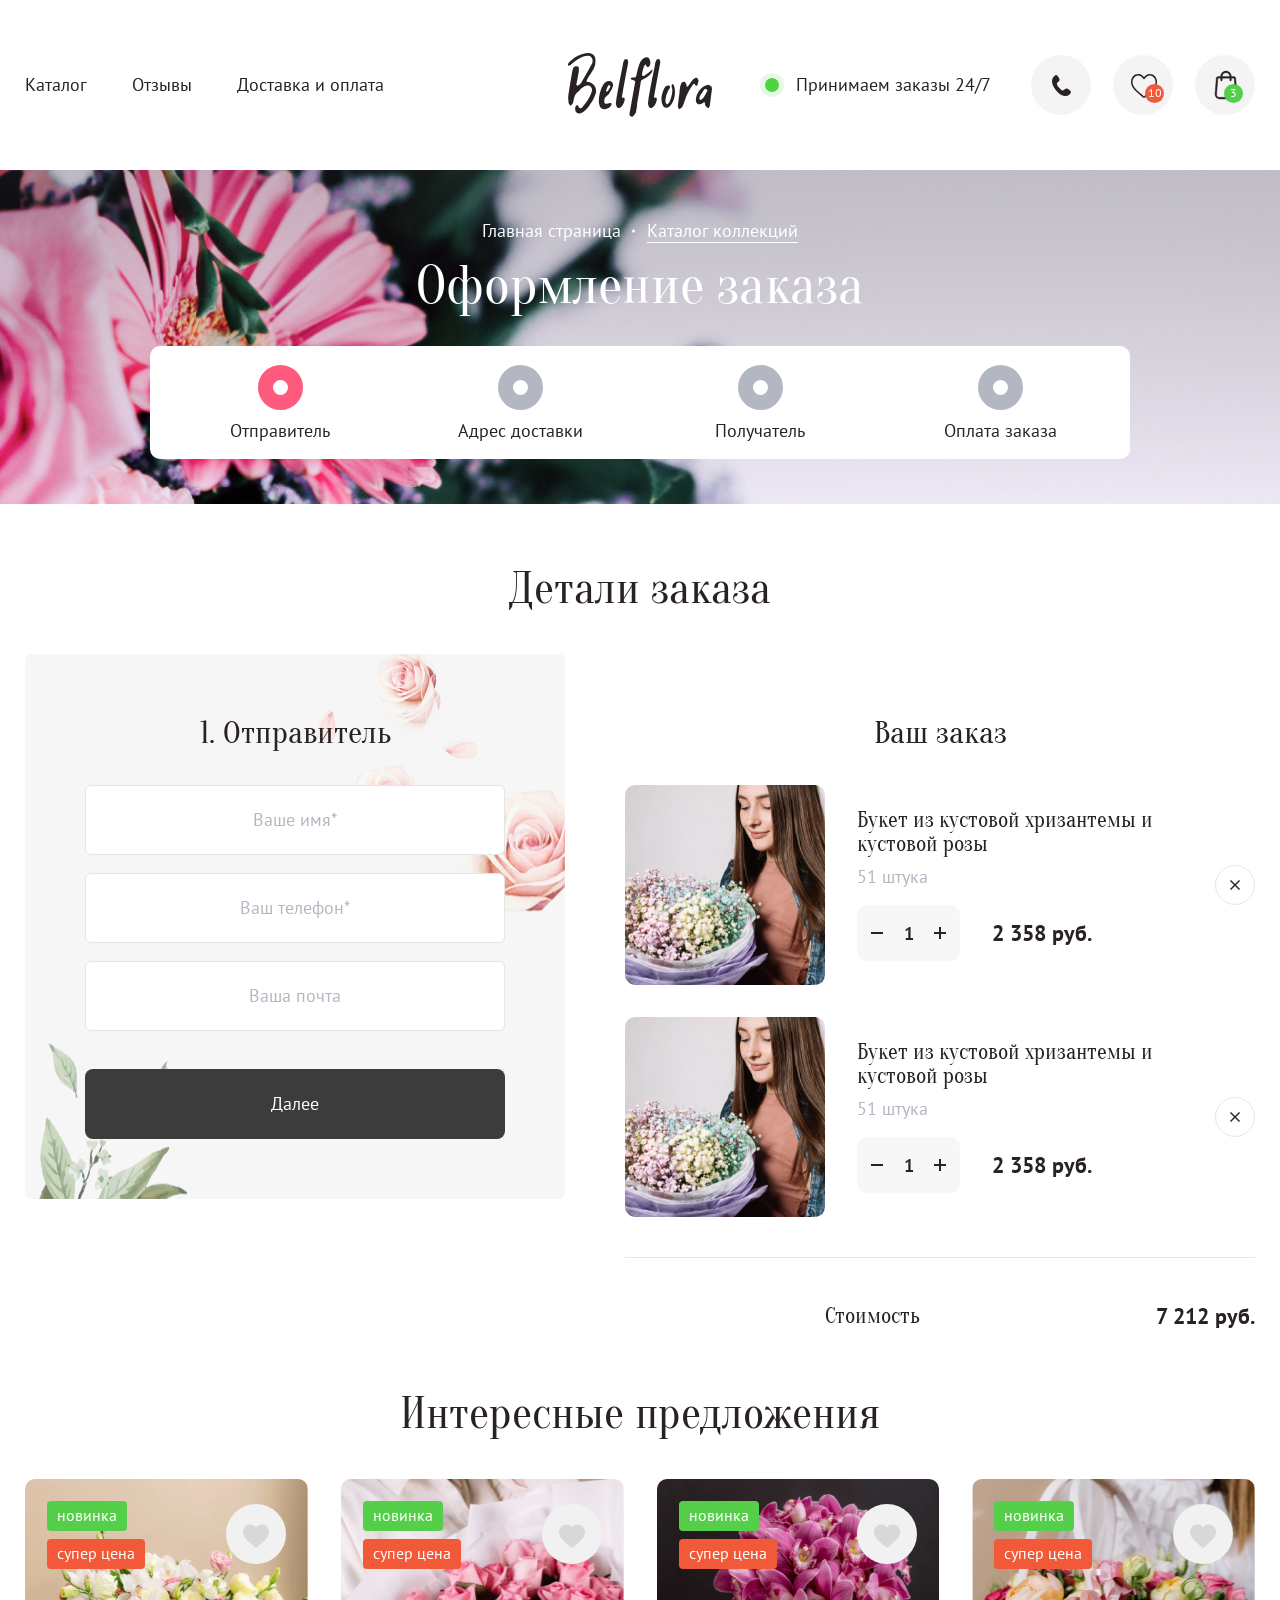
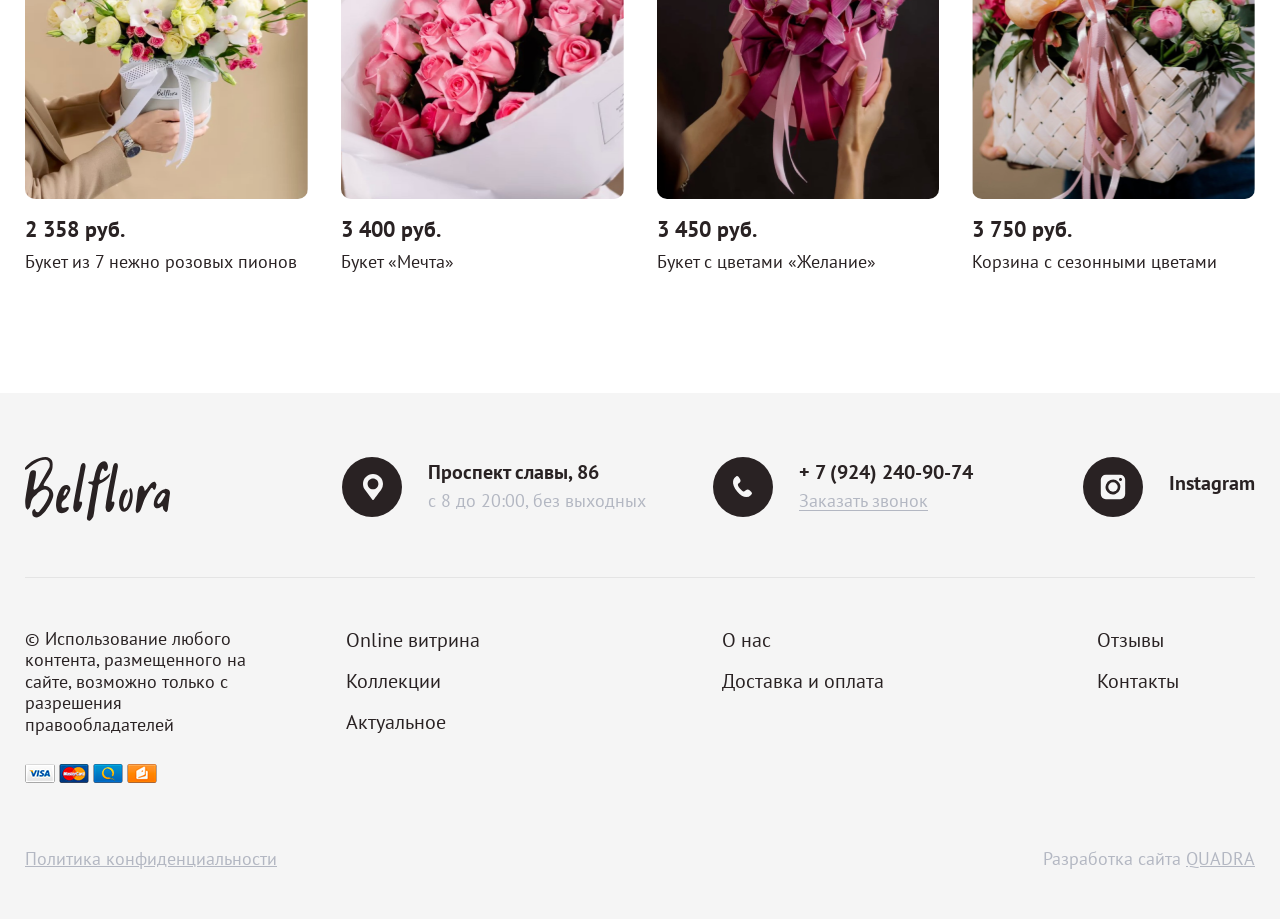
<file: step-1 copy.html>
<!DOCTYPE html>
<html class="no-js" lang="ru">
  <head>
    <meta charset="utf-8">
    <meta name="viewport" content="width=device-width, initial-scale=1.0, maximum-scale=1.0">
    <meta name="format-detection" content="telephone=no">
    <title>О нас говорят :: Frontend pack</title>
    <!--
    link(rel="apple-touch-icon" sizes="180x180" href="assets/apple-touch-icon.png")
    link(rel="icon" type="image/png" sizes="32x32" href="assets/favicon-32x32.png")
    link(rel="icon" type="image/png" sizes="16x16" href="assets/favicon-16x16.png")
    link(rel="manifest" href="assets/site.webmanifest")
    link(rel="mask-icon" href="assets/safari-pinned-tab.svg" color="#ffffff")
    link(rel="shortcut icon" href="assets/favicon.ico")
    meta(name="msapplication-TileColor" content="#ffffff")
    meta(name="msapplication-config" content="assets/browserconfig.xml")
    meta(name="theme-color" content="#ffffff")
    
    -->
    <meta name="description" content="Description">
    <meta property="og:url" content="https://">
    <meta property="og:type" content="website">
    <meta property="og:title" content="title">
    <meta property="twitter:title" content="title">
    <meta property="og:description" content="description">
    <meta property="twitter:description" content="description">
    <meta property="og:image" content="assets/share.png">
    <link href="https://fonts.googleapis.com/css2?family=Oranienbaum&amp;display=swap" rel="stylesheet">
    <link href="https://fonts.googleapis.com/css2?family=Oranienbaum&amp;family=PT+Sans:wght@400;700&amp;display=swap" rel="stylesheet">
    <link rel="stylesheet" href="./assets/css/common.css">
    <script src="https://polyfill.io/v3/polyfill.min.js?features=default"></script>
  </head>
  <body class="body">
    <div class="header">
      <div class="container">
        <div class="header__wrap"> 
          <div class="mobile-search"> 
            <div class="search search-main"> 
              <button class="circle__button search__btn -js-searchopen">
                    <svg class="svgsprite _search">
                      <use xlink:href="assets/img/sprites/svgsprites.svg#search"></use>
                    </svg>
              </button>
              <input class="search__input" type="text" placeholder="Поиск...">
              <button class="search__close -js-searchclose">
                    <svg class="svgsprite _close">
                      <use xlink:href="assets/img/sprites/svgsprites.svg#close"></use>
                    </svg>
              </button>
            </div>
          </div>
          <nav class="nav header__nav"><a class="nav__link" href="catalog.html">Каталог</a><a class="nav__link" href="reports.html">Отзывы</a><a class="nav__link" href="pay.html">Доставка и оплата</a></nav><a class="header__logo" href="index.html"> <img src="./assets/img/logo.svg" alt=""></a>
          <div class="header__info">
            <div class="work-time">Принимаем заказы 24/7</div>
            <div class="header__buttons">
              <button class="circle__button circle__button--phone">
                    <svg class="svgsprite _phone">
                      <use xlink:href="assets/img/sprites/svgsprites.svg#phone"></use>
                    </svg>
                <div class="tooltip --mright">
                  <div class="contact contact--margin">
                    <p class="text-title">+ 7 (924) 240-90-74</p><a class="grey-description" href="#">Заказать звонок </a>
                  </div>
                  <div class="contact contact--margin">
                    <p class="text-title">Проспект славы, 86</p>
                    <div class="grey-description" href="#">с 8 до 20:00, без выходных</div>
                  </div><a class="contact contact--social">
                    <div class="circle__button circle__button--inst --black">
                          <svg class="svgsprite _inst">
                            <use xlink:href="assets/img/sprites/svgsprites.svg#inst"></use>
                          </svg>
                    </div>
                    <p class="text-title">Instagram</p></a>
                </div>
              </button><a class="circle__button" href="#">
                    <svg class="svgsprite _heart">
                      <use xlink:href="assets/img/sprites/svgsprites.svg#heart"></use>
                    </svg>
                <div class="feature__number">10</div></a>
              <button class="circle__button circle__button--basket -js-fadeinbasket" href="#">
                    <svg class="svgsprite _basket">
                      <use xlink:href="assets/img/sprites/svgsprites.svg#basket"></use>
                    </svg>
                <div class="basket__number">3</div>
              </button>
            </div>
          </div>
        </div>
      </div>
    </div>
    <div class="mobile-menu"> 
      <div class="conatiner"> 
        <nav class="mobile-menu__nav">
          <div class="accardeon"> 
            <div class="accardeon__item"> 
              <div class="accardeon__main">Каталог букетов</div>
              <div class="accardeon__drop">
                <div class="mobile-menu__link"> <a class="nav__link" href="#">Сыылка</a></div>
                <div class="mobile-menu__link"> <a class="nav__link" href="#">Сыылка</a></div>
              </div>
            </div>
            <div class="accardeon__item"> 
              <div class="accardeon__main">Подарки</div>
              <div class="accardeon__drop">
                <div class="mobile-menu__link"> <a class="nav__link" href="#">Сыылка</a></div>
                <div class="mobile-menu__link"> <a class="nav__link" href="#">Сыылка</a></div>
              </div>
            </div>
            <div class="mobile-menu__link"> <a class="nav__link" href="#">О нас</a></div>
            <div class="mobile-menu__link"> <a class="nav__link" href="#">Оплата и доставка</a></div>
            <div class="mobile-menu__link"> <a class="nav__link" href="#">Отзывы</a></div>
            <div class="mobile-menu__link"> <a class="nav__link" href="#">Контакты</a></div>
          </div>
        </nav>
        <div class="mobile-menu__contacts">
          <div class="footer__contact">
            <div class="footer__circle">
                  <svg class="svgsprite _marker">
                    <use xlink:href="assets/img/sprites/svgsprites.svg#marker"></use>
                  </svg>
            </div>
            <div class="contact">
              <p class="text-title">Проспект славы, 86</p>
              <div class="grey-description">с 8 до 20:00, без выходных</div>
            </div>
          </div>
          <div class="footer__contact">
            <div class="footer__circle">
                  <svg class="svgsprite _phone-footer">
                    <use xlink:href="assets/img/sprites/svgsprites.svg#phone-footer"></use>
                  </svg>
            </div>
            <div class="contact">
              <p class="text-title">+ 7 (924) 240-90-74</p><a class="grey-description" href="#">Заказать звонок </a>
            </div>
          </div>
          <div class="footer__contact">
            <div class="footer__circle">
                  <svg class="svgsprite _inst">
                    <use xlink:href="assets/img/sprites/svgsprites.svg#inst"></use>
                  </svg>
            </div>
            <div class="contact">
              <p class="text-title">Instagram</p>
            </div>
          </div>
        </div>
      </div>
    </div>
    <div class="content">
      <section class="main-banner --background-2">
        <div class="container">
              <div class="crumbs --white --center crumbs--mainbanner"><a class="crumbs__link" href="#">Главная страница</a><a class="crumbs__link" href="#">Каталог коллекций</a>
              </div>
          <h1 class="main-banner__title --white">Оформление заказа</h1>
          <div class="main-banner__steps main-banner__steps--desktop">
            <div class="main-banner__step active">
              <div class="main-banner__step-circle"></div>
              <div class="main-banner__step-text">Отправитель</div>
            </div>
            <div class="main-banner__step">
              <div class="main-banner__step-circle"></div>
              <div class="main-banner__step-text">Адрес доставки</div>
            </div>
            <div class="main-banner__step">
              <div class="main-banner__step-circle"></div>
              <div class="main-banner__step-text">Получатель</div>
            </div>
            <div class="main-banner__step">
              <div class="main-banner__step-circle"></div>
              <div class="main-banner__step-text">Оплата заказа</div>
            </div>
          </div>
        </div>
      </section>
      <section class="steps-section"> 
        <div class="container">
          <h2 class="step__title">Детали заказа</h2>
          <div class="main-banner__steps main-banner__steps--mobile">
            <div class="main-banner__step active">
              <div class="main-banner__step-circle"></div>
              <div class="main-banner__step-text">Отправитель</div>
            </div>
            <div class="main-banner__step">
              <div class="main-banner__step-circle"></div>
              <div class="main-banner__step-text">Адрес</div>
            </div>
            <div class="main-banner__step">
              <div class="main-banner__step-circle"></div>
              <div class="main-banner__step-text">Получатель</div>
            </div>
            <div class="main-banner__step">
              <div class="main-banner__step-circle"></div>
              <div class="main-banner__step-text">Оплата</div>
            </div>
          </div>
          <div class="steps__list"> 
                <form class="form">
                  <h4 class="form__title">1. Отправитель</h4>
                      <div class="form__block">
                        <input class="form__input" type="text" placeholder="Ваше имя*">
                        <div class="form__error">Неправильный формат имени</div>
                      </div>
                      <div class="form__block">
                        <input class="form__input" type="tel" placeholder="Ваш телефон*">
                        <div class="form__error">Неправильный формат телефона</div>
                      </div>
                      <div class="form__block">
                        <input class="form__input" type="text" placeholder="Ваша почта">
                        <div class="form__error">Неправильный формат почты</div>
                      </div>
                  <div class="form__buttons"> 
                    <button class="button --dark --big form__buttom">Далее</button>
                  </div>
                </form>
            <div class="steps__basket">
              <h4 class="steps__basket-title">Ваш заказ</h4>
                  <div class="basket-cart">
                    <div class="basket__left">
                      <div class="basket-cart__pic"> <img src="./assets/img/carts/6.png"></div>
                      <div class="basket-cart__info">
                        <h5 class="basket-cart__title">Букет из кустовой хризантемы и кустовой розы</h5>
                        <p class="text-grey basket-cart__text">51 штука</p>
                        <div class="basket-cart__amount">
                              <div class="counter"> 
                                <div class="counter__minus">
                                      <svg class="svgsprite _minus">
                                        <use xlink:href="assets/img/sprites/svgsprites.svg#minus"></use>
                                      </svg>
                                </div>
                                <input class="counter__input" type="text" disabled value="1">
                                <div class="counter__plus">
                                      <svg class="svgsprite _plus">
                                        <use xlink:href="assets/img/sprites/svgsprites.svg#plus"></use>
                                      </svg>
                                </div>
                              </div>
                          <div class="basket-cart__summ summ">2 358 руб.</div>
                        </div>
                      </div>
                    </div>
                    <div class="basket__right">
                      <div class="basket-cart__close">
                            <svg class="svgsprite _close-small">
                              <use xlink:href="assets/img/sprites/svgsprites.svg#close-small"></use>
                            </svg>
                      </div>
                    </div>
                  </div>
                  <div class="basket-cart">
                    <div class="basket__left">
                      <div class="basket-cart__pic"> <img src="./assets/img/carts/6.png"></div>
                      <div class="basket-cart__info">
                        <h5 class="basket-cart__title">Букет из кустовой хризантемы и кустовой розы</h5>
                        <p class="text-grey basket-cart__text">51 штука</p>
                        <div class="basket-cart__amount">
                              <div class="counter"> 
                                <div class="counter__minus">
                                      <svg class="svgsprite _minus">
                                        <use xlink:href="assets/img/sprites/svgsprites.svg#minus"></use>
                                      </svg>
                                </div>
                                <input class="counter__input" type="text" disabled value="1">
                                <div class="counter__plus">
                                      <svg class="svgsprite _plus">
                                        <use xlink:href="assets/img/sprites/svgsprites.svg#plus"></use>
                                      </svg>
                                </div>
                              </div>
                          <div class="basket-cart__summ summ">2 358 руб.</div>
                        </div>
                      </div>
                    </div>
                    <div class="basket__right">
                      <div class="basket-cart__close">
                            <svg class="svgsprite _close-small">
                              <use xlink:href="assets/img/sprites/svgsprites.svg#close-small"></use>
                            </svg>
                      </div>
                    </div>
                  </div>
              <div class="basket__bottom-wrap">
                <div class="basket__price price"> 
                  <div class="price-wrap">
                    <div class="prce__item"> 
                      <h5>Стоимость </h5>
                      <div class="price__number summ"> 7 212 руб.</div>
                    </div>
                  </div>
                </div>
              </div>
            </div>
          </div>
        </div>
      </section>
      <section class="offers-section"> 
        <div class="container">
          <h2>Интересные предложения</h2>
          <div class="carts__wrap carts-list carts-list-4">
                <div class="cart">
                  <div class="cart__top">
                    <div class="cart__pic">
                      <div class="cart__pic-img lazy" data-src="./assets/img/carts/1.png"></div>
                    </div>
                    <div class="tags">
                      <div class="tag --green">новинка</div>
                      <div class="tag --orange">супер цена</div>
                    </div>
                    <div class="cart__buttons">
                      <button class="button --dark -js-fadebuttons">В корзину</button><a class="button --grey" href="#">Смотреть букет</a>
                    </div>
                    <button class="cart__like">
                          <svg class="svgsprite _heart-full">
                            <use xlink:href="assets/img/sprites/svgsprites.svg#heart-full"></use>
                          </svg>
                    </button>
                  </div>
                  <div class="cart__bottom">
                    <div class="cart__title">2 358 руб.</div>
                    <div class="cart__text">Букет из 7 нежно розовых пионов</div>
                  </div>
                </div>
                <div class="cart">
                  <div class="cart__top">
                    <div class="cart__pic">
                      <div class="cart__pic-img lazy" data-src="./assets/img/carts/2.png"></div>
                    </div>
                    <div class="tags">
                      <div class="tag --green">новинка</div>
                      <div class="tag --orange">супер цена</div>
                    </div>
                    <div class="cart__buttons">
                      <button class="button --dark -js-fadebuttons">В корзину</button><a class="button --grey" href="#">Смотреть букет</a>
                    </div>
                    <button class="cart__like">
                          <svg class="svgsprite _heart-full">
                            <use xlink:href="assets/img/sprites/svgsprites.svg#heart-full"></use>
                          </svg>
                    </button>
                  </div>
                  <div class="cart__bottom">
                    <div class="cart__title">3 400 руб.</div>
                    <div class="cart__text">Букет «Мечта»</div>
                  </div>
                </div>
                <div class="cart">
                  <div class="cart__top">
                    <div class="cart__pic">
                      <div class="cart__pic-img lazy" data-src="./assets/img/carts/3.png"></div>
                    </div>
                    <div class="tags">
                      <div class="tag --green">новинка</div>
                      <div class="tag --orange">супер цена</div>
                    </div>
                    <div class="cart__buttons">
                      <button class="button --dark -js-fadebuttons">В корзину</button><a class="button --grey" href="#">Смотреть букет</a>
                    </div>
                    <button class="cart__like">
                          <svg class="svgsprite _heart-full">
                            <use xlink:href="assets/img/sprites/svgsprites.svg#heart-full"></use>
                          </svg>
                    </button>
                  </div>
                  <div class="cart__bottom">
                    <div class="cart__title">3 450 руб.</div>
                    <div class="cart__text">Букет с цветами «Желание»</div>
                  </div>
                </div>
                <div class="cart">
                  <div class="cart__top">
                    <div class="cart__pic">
                      <div class="cart__pic-img lazy" data-src="./assets/img/carts/4.png"></div>
                    </div>
                    <div class="tags">
                      <div class="tag --green">новинка</div>
                      <div class="tag --orange">супер цена</div>
                    </div>
                    <div class="cart__buttons">
                      <button class="button --dark -js-fadebuttons">В корзину</button><a class="button --grey" href="#">Смотреть букет</a>
                    </div>
                    <button class="cart__like">
                          <svg class="svgsprite _heart-full">
                            <use xlink:href="assets/img/sprites/svgsprites.svg#heart-full"></use>
                          </svg>
                    </button>
                  </div>
                  <div class="cart__bottom">
                    <div class="cart__title">3 750 руб.</div>
                    <div class="cart__text">Корзина с сезонными цветами</div>
                  </div>
                </div>
          </div>
        </div>
      </section>
    </div>
    <footer class="footer">
      <div class="container">
        <div class="footer__top">
          <div class="footer__item">
            <div class="footer__logo"><img src="./assets/img/logo.svg" alt=""></div>
          </div>
          <div class="footer__item">
            <div class="footer__contact">
              <div class="footer__circle">
                    <svg class="svgsprite _marker">
                      <use xlink:href="assets/img/sprites/svgsprites.svg#marker"></use>
                    </svg>
              </div>
              <div class="contact">
                <p class="text-title">Проспект славы, 86</p>
                <div class="grey-description">с 8 до 20:00, без выходных</div>
              </div>
            </div>
          </div>
          <div class="footer__item">
            <div class="footer__contact">
              <div class="footer__circle">
                    <svg class="svgsprite _phone-footer">
                      <use xlink:href="assets/img/sprites/svgsprites.svg#phone-footer"></use>
                    </svg>
              </div>
              <div class="contact">
                <p class="text-title">+ 7 (924) 240-90-74</p><a class="grey-description" href="#">Заказать звонок </a>
              </div>
            </div>
          </div>
          <div class="footer__item">
            <div class="footer__contact">
              <div class="footer__circle">
                    <svg class="svgsprite _inst">
                      <use xlink:href="assets/img/sprites/svgsprites.svg#inst"></use>
                    </svg>
              </div>
              <div class="contact">
                <p class="text-title">Instagram</p>
              </div>
            </div>
          </div>
        </div>
        <div class="footer__center">
          <div class="footer__item">
            <p class="copyright">© Использование любого контента, размещенного на сайте, возможно только с разрешения правообладателей</p><img class="pay-img" src="./assets/img/payments.png" alt="">
          </div>
          <div class="footer__item">
            <div class="footer__link"><a class="link" href="#">Online витрина</a></div>
            <div class="footer__link"><a class="link" href="#">Коллекции</a></div>
            <div class="footer__link"><a class="link" href="#">Актуальное</a></div>
          </div>
          <div class="footer__item">
            <div class="footer__link"><a class="link" href="#">О нас</a></div>
            <div class="footer__link"><a class="link" href="#">Доставка и оплата</a></div>
          </div>
          <div class="footer__item">
            <div class="footer__link"><a class="link" href="#">Отзывы</a></div>
            <div class="footer__link"> <a class="link" href="#">Контакты</a></div>
          </div>
        </div>
        <div class="footer__bottom">
          <p> <a href="#"> Политика конфиденциальности</a></p>
          <p>
             Разработка сайта <a href="#">QUADRA </a></p>
        </div>
      </div>
    </footer>
    <footer class="mobile-footer">
      <div class="container"> 
        <div class="accardeon"> 
          <div class="accardeon__item">
            <div class="accardeon__main">Контактная информация</div>
            <div class="accardeon__drop">
              <div class="footer__contact">
                <div class="footer__circle">
                      <svg class="svgsprite _marker">
                        <use xlink:href="assets/img/sprites/svgsprites.svg#marker"></use>
                      </svg>
                </div>
                <div class="contact">
                  <p class="text-title">Проспект славы, 86</p>
                  <div class="grey-description">с 8 до 20:00, без выходных</div>
                </div>
              </div>
              <div class="footer__contact">
                <div class="footer__circle">
                      <svg class="svgsprite _phone-footer">
                        <use xlink:href="assets/img/sprites/svgsprites.svg#phone-footer"></use>
                      </svg>
                </div>
                <div class="contact">
                  <p class="text-title">+ 7 (924) 240-90-74</p><a class="grey-description" href="#">Заказать звонок </a>
                </div>
              </div>
              <div class="footer__contact">
                <div class="footer__circle">
                      <svg class="svgsprite _inst">
                        <use xlink:href="assets/img/sprites/svgsprites.svg#inst"></use>
                      </svg>
                </div>
                <div class="contact">
                  <p class="text-title">Instagram</p>
                </div>
              </div>
            </div>
          </div>
          <div class="accardeon__item">
            <div class="accardeon__main">Основные разделы</div>
            <div class="accardeon__drop">
              <div class="footer__link"><a class="link" href="#">Online витрина</a></div>
              <div class="footer__link"><a class="link" href="#">Коллекции</a></div>
              <div class="footer__link"><a class="link" href="#">Актуальное</a></div>
              <div class="footer__link"><a class="link" href="#">Доставка и оплата</a></div>
            </div>
          </div>
          <div class="accardeon__item">
            <div class="accardeon__main">Информация о компании</div>
            <div class="accardeon__drop">
              <div class="footer__link"><a class="link" href="#">О нас</a></div>
              <div class="footer__link"><a class="link" href="#">Отзывы</a></div>
              <div class="footer__link"> <a class="link" href="#">Контакты</a></div>
            </div>
          </div>
          <div class="accardeon__item">
            <div class="accardeon__main">Способы оплаты</div>
            <div class="accardeon__drop"><img class="pay-img" src="./assets/img/payments.png" alt=""></div>
          </div>
        </div>
        <p class="copyright">© Использование любого контента, размещенного на сайте, возможно только с разрешения правообладателей</p>
        <div class="footer__bottom">
          <p> <a href="#"> Политика конфиденциальности</a></p>
          <p>
             Разработка сайта <a href="#">QUADRA </a></p>
        </div>
      </div>
    </footer>
    <div class="basket">
      <div class="basket__bg -js-fadeoutbasket"></div>
      <form class="basket__wrap">
        <div class="basket__top">
          <div class="basket__header">
            <h2>Ваша корзина</h2>
            <button class="basket__close -js-fadeoutbasket">
                  <svg class="svgsprite _close">
                    <use xlink:href="assets/img/sprites/svgsprites.svg#close"></use>
                  </svg>
            </button>
          </div>
          <div class="basket__body"> 
                <div class="basket-cart">
                  <div class="basket__left">
                    <div class="basket-cart__pic"> <img src="./assets/img/carts/6.png"></div>
                    <div class="basket-cart__info">
                      <h5 class="basket-cart__title">Букет из кустовой хризантемы и кустовой розы</h5>
                      <p class="text-grey basket-cart__text">51 штука</p>
                      <div class="basket-cart__amount">
                            <div class="counter"> 
                              <div class="counter__minus">
                                    <svg class="svgsprite _minus">
                                      <use xlink:href="assets/img/sprites/svgsprites.svg#minus"></use>
                                    </svg>
                              </div>
                              <input class="counter__input" type="text" disabled value="1">
                              <div class="counter__plus">
                                    <svg class="svgsprite _plus">
                                      <use xlink:href="assets/img/sprites/svgsprites.svg#plus"></use>
                                    </svg>
                              </div>
                            </div>
                        <div class="basket-cart__summ summ">2 358 руб.</div>
                      </div>
                    </div>
                  </div>
                  <div class="basket__right">
                    <div class="basket-cart__close">
                          <svg class="svgsprite _close-small">
                            <use xlink:href="assets/img/sprites/svgsprites.svg#close-small"></use>
                          </svg>
                    </div>
                  </div>
                </div>
          </div>
        </div>
        <div class="basket__bottom">  
          <div class="basket__set"> 
            <p>Добавить набор для продления жизни сразенных цветов?</p>
            <div class="basket__radios">
              <label class="basket__radio">
                <input class="hidden" type="radio" name="set" checked>
                <div class="basket__radio-button">Да</div>
              </label>
              <label class="basket__radio">
                <input class="hidden" type="radio" name="set">
                <div class="basket__radio-button">Нет</div>
              </label>
            </div>
          </div>
          <div class="basket__bottom-wrap">
            <div class="basket__price price"> 
              <div class="price-wrap">
                <div class="prce__item"> 
                  <h5>Стоимость </h5>
                  <div class="price__number summ"> 7 212 руб.</div>
                </div>
              </div>
              <div class="price-wrap">
                <div class="prce__item"> 
                  <h5>Cкидка </h5>
                  <div class="price__number summ"> 0 руб.</div>
                </div>
              </div>
            </div>
            <div class="basket__buttons"> <a class="basket__button button --dark --big" href="#">Оформить заказ</a>
              <button class="basket__button basket__button--close button --white --big -js-fadeoutbasket">Продолжить покупки</button>
            </div>
          </div>
        </div>
      </form>
    </div>
    <div class="mobile-bar">
      <div class="mobile-bar__item">
        <button class="mobile-bar__btn mobile-bar__btn--open -js-fadeoutbasket -js-fadeinmenu">
          <div class="mobile-bar__ico">
                <svg class="svgsprite _burger">
                  <use xlink:href="assets/img/sprites/svgsprites.svg#burger"></use>
                </svg>
          </div>
          <div class="mobile-bar__text">Меню</div>
        </button>
        <button class="mobile-bar__close -js-fadeoutmenu">
          <div class="mobile-bar__ico">
                <svg class="svgsprite _close">
                  <use xlink:href="assets/img/sprites/svgsprites.svg#close"></use>
                </svg>
          </div>
          <div class="mobile-bar__text">Закрыть</div>
        </button>
      </div>
      <div class="mobile-bar__item">
        <button class="mobile-bar__btn mobile-bar__btn--open -js-fadeinbasket -js-fadeoutmenu">
          <div class="mobile-bar__ico">
                <svg class="svgsprite _mobile-basket">
                  <use xlink:href="assets/img/sprites/svgsprites.svg#mobile-basket"></use>
                </svg>
          </div>
          <div class="mobile-bar__text">Корзина</div>
        </button>
        <button class="mobile-bar__close -js-fadeoutbasket"> 
          <div class="mobile-bar__ico">
                <svg class="svgsprite _close">
                  <use xlink:href="assets/img/sprites/svgsprites.svg#close"></use>
                </svg>
          </div>
          <div class="mobile-bar__text">Закрыть</div>
        </button>
      </div>
      <div class="mobile-bar__item">
        <!-- навесть .active если надо активной сделать, на странице избранное--><a class="mobile-bar__btn mobile-bar__btn--link" href="#"> 
          <div class="mobile-bar__ico">
                <svg class="svgsprite _feature">
                  <use xlink:href="assets/img/sprites/svgsprites.svg#feature"></use>
                </svg>
          </div>
          <div class="mobile-bar__text">Избранное</div></a>
      </div>
    </div>
    <script src="https://code.jquery.com/jquery-3.6.0.slim.min.js"></script>
    <script src="assets/js/vendors~main.bundle.js"></script>
    <script src="https://api-maps.yandex.ru/2.1/?apikey=1553c677-16fe-4d87-838c-fd3f2e9a8e63&amp;lang=ru_RU" type="text/javascript"></script>
    <script src="assets/js/main.bundle.js?v=1.2.3"></script>
  </body>
</html>
</file>
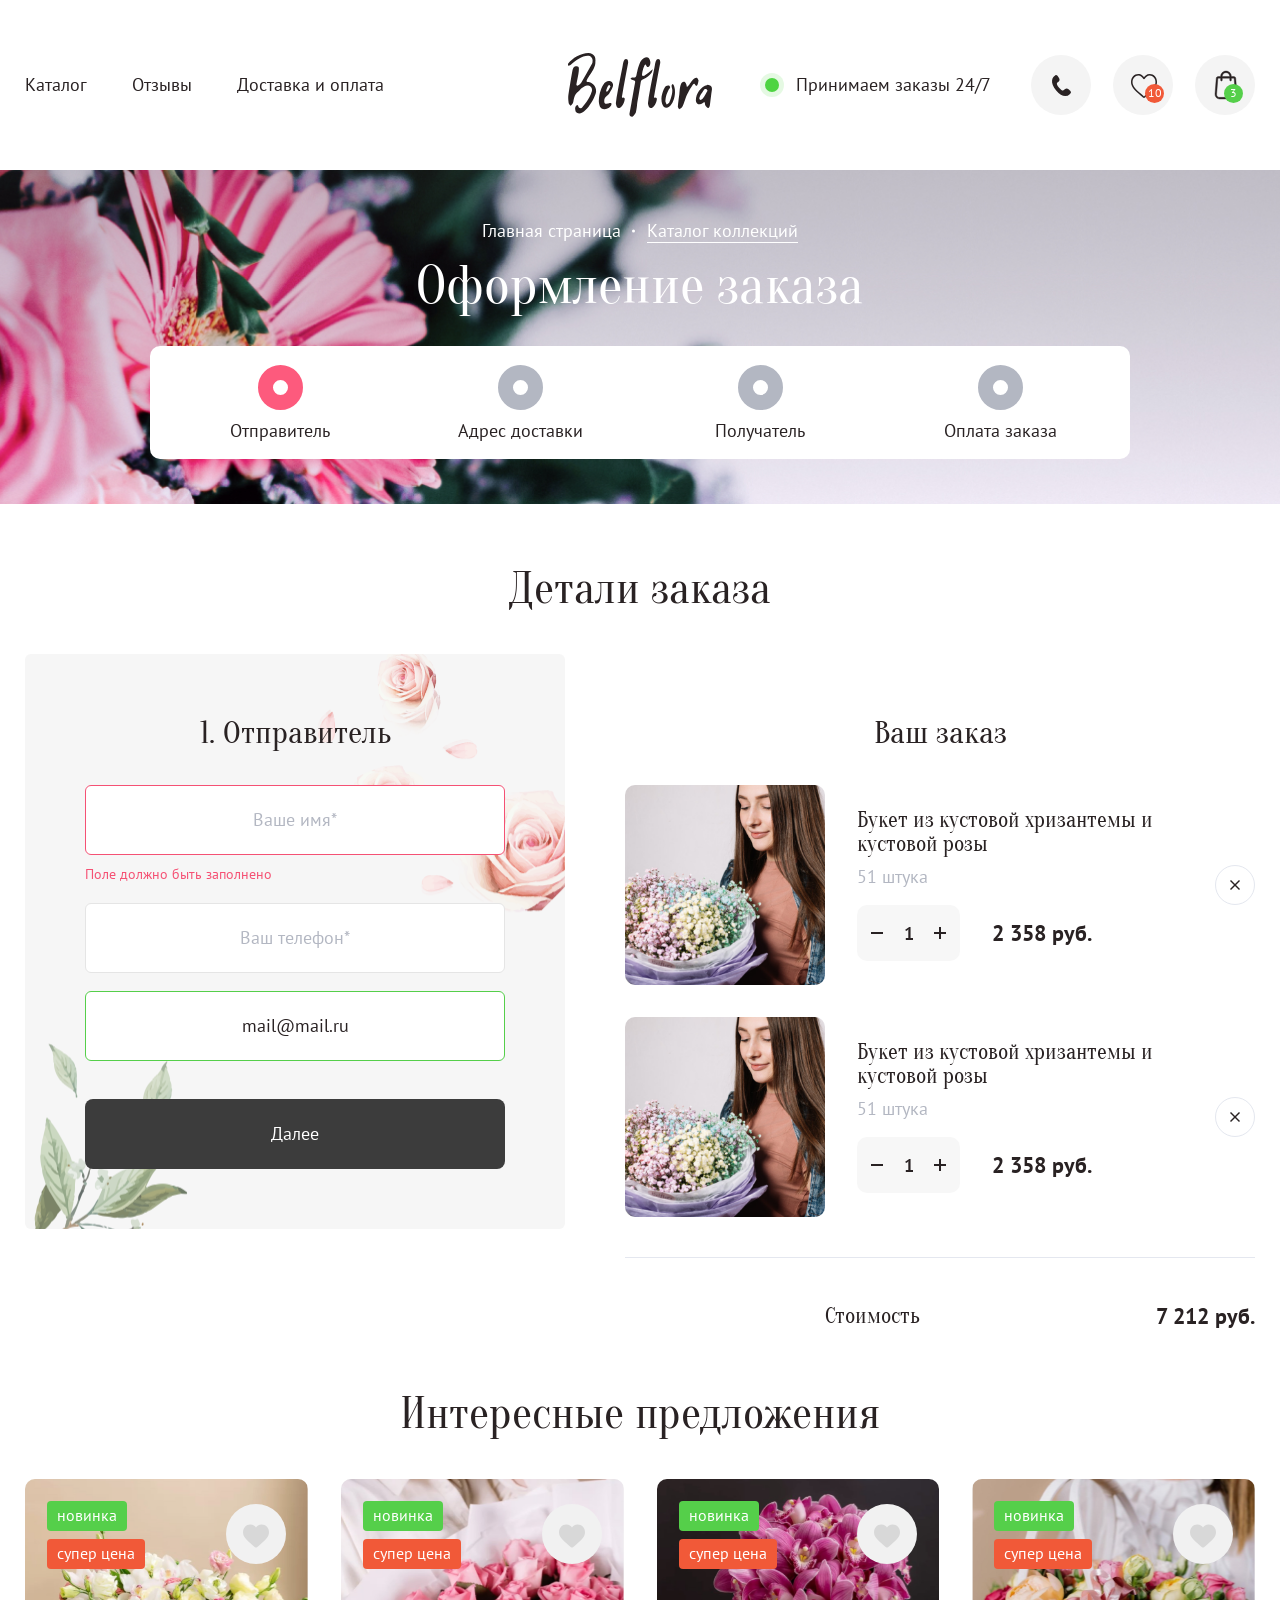
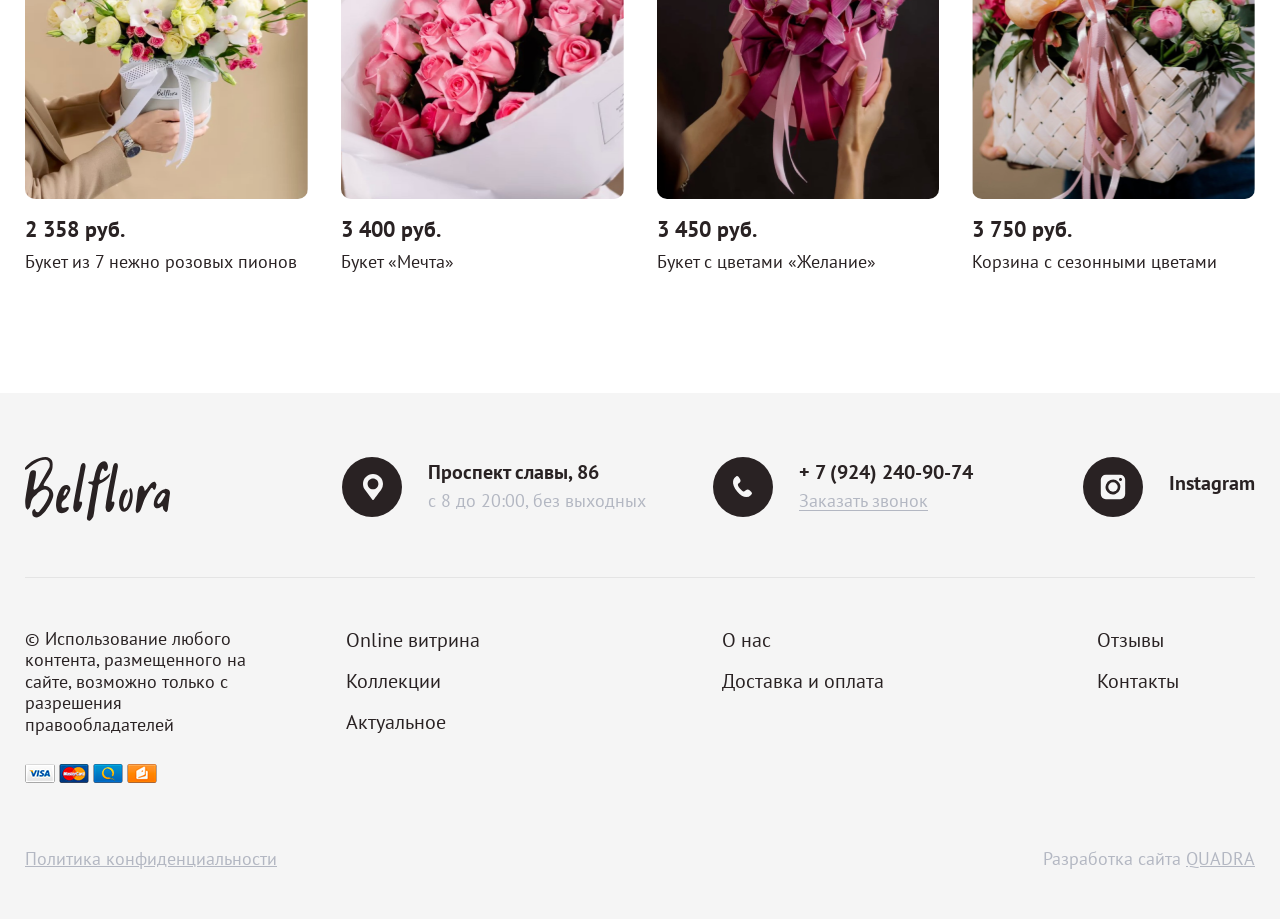
<file: step-1-events.html>
<!DOCTYPE html>
<html class="no-js" lang="ru">
  <head>
    <meta charset="utf-8">
    <meta name="viewport" content="width=device-width, initial-scale=1.0, maximum-scale=1.0">
    <meta name="format-detection" content="telephone=no">
    <title>О нас говорят :: Frontend pack</title>
    <!--
    link(rel="apple-touch-icon" sizes="180x180" href="assets/apple-touch-icon.png")
    link(rel="icon" type="image/png" sizes="32x32" href="assets/favicon-32x32.png")
    link(rel="icon" type="image/png" sizes="16x16" href="assets/favicon-16x16.png")
    link(rel="manifest" href="assets/site.webmanifest")
    link(rel="mask-icon" href="assets/safari-pinned-tab.svg" color="#ffffff")
    link(rel="shortcut icon" href="assets/favicon.ico")
    meta(name="msapplication-TileColor" content="#ffffff")
    meta(name="msapplication-config" content="assets/browserconfig.xml")
    meta(name="theme-color" content="#ffffff")
    
    -->
    <meta name="description" content="Description">
    <meta property="og:url" content="https://">
    <meta property="og:type" content="website">
    <meta property="og:title" content="title">
    <meta property="twitter:title" content="title">
    <meta property="og:description" content="description">
    <meta property="twitter:description" content="description">
    <meta property="og:image" content="assets/share.png">
    <link href="https://fonts.googleapis.com/css2?family=Oranienbaum&amp;display=swap" rel="stylesheet">
    <link href="https://fonts.googleapis.com/css2?family=Oranienbaum&amp;family=PT+Sans:wght@400;700&amp;display=swap" rel="stylesheet">
    <link rel="stylesheet" href="./assets/css/common.css">
    <script src="https://polyfill.io/v3/polyfill.min.js?features=default"></script>
  </head>
  <body class="body">
    <div class="header">
      <div class="container">
        <div class="header__wrap"> 
          <div class="mobile-search"> 
            <div class="search search-main"> 
              <button class="circle__button search__btn -js-searchopen">
                    <svg class="svgsprite _search">
                      <use xlink:href="assets/img/sprites/svgsprites.svg#search"></use>
                    </svg>
              </button>
              <input class="search__input" type="text" placeholder="Поиск...">
              <button class="search__close -js-searchclose">
                    <svg class="svgsprite _close">
                      <use xlink:href="assets/img/sprites/svgsprites.svg#close"></use>
                    </svg>
              </button>
            </div>
          </div>
          <nav class="nav header__nav"><a class="nav__link" href="catalog.html">Каталог</a><a class="nav__link" href="reports.html">Отзывы</a><a class="nav__link" href="pay.html">Доставка и оплата</a></nav><a class="header__logo" href="index.html"> <img src="./assets/img/logo.svg" alt=""></a>
          <div class="header__info">
            <div class="work-time">Принимаем заказы 24/7</div>
            <div class="header__buttons">
              <button class="circle__button circle__button--phone">
                    <svg class="svgsprite _phone">
                      <use xlink:href="assets/img/sprites/svgsprites.svg#phone"></use>
                    </svg>
                <div class="tooltip --mright">
                  <div class="contact contact--margin">
                    <p class="text-title">+ 7 (924) 240-90-74</p><a class="grey-description" href="#">Заказать звонок </a>
                  </div>
                  <div class="contact contact--margin">
                    <p class="text-title">Проспект славы, 86</p>
                    <div class="grey-description" href="#">с 8 до 20:00, без выходных</div>
                  </div><a class="contact contact--social">
                    <div class="circle__button circle__button--inst --black">
                          <svg class="svgsprite _inst">
                            <use xlink:href="assets/img/sprites/svgsprites.svg#inst"></use>
                          </svg>
                    </div>
                    <p class="text-title">Instagram</p></a>
                </div>
              </button><a class="circle__button" href="#">
                    <svg class="svgsprite _heart">
                      <use xlink:href="assets/img/sprites/svgsprites.svg#heart"></use>
                    </svg>
                <div class="feature__number">10</div></a>
              <button class="circle__button circle__button--basket -js-fadeinbasket" href="#">
                    <svg class="svgsprite _basket">
                      <use xlink:href="assets/img/sprites/svgsprites.svg#basket"></use>
                    </svg>
                <div class="basket__number">3</div>
              </button>
            </div>
          </div>
        </div>
      </div>
    </div>
    <div class="mobile-menu"> 
      <div class="conatiner"> 
        <nav class="mobile-menu__nav">
          <div class="accardeon"> 
            <div class="accardeon__item"> 
              <div class="accardeon__main">Каталог букетов</div>
              <div class="accardeon__drop">
                <div class="mobile-menu__link"> <a class="nav__link" href="#">Сыылка</a></div>
                <div class="mobile-menu__link"> <a class="nav__link" href="#">Сыылка</a></div>
              </div>
            </div>
            <div class="accardeon__item"> 
              <div class="accardeon__main">Подарки</div>
              <div class="accardeon__drop">
                <div class="mobile-menu__link"> <a class="nav__link" href="#">Сыылка</a></div>
                <div class="mobile-menu__link"> <a class="nav__link" href="#">Сыылка</a></div>
              </div>
            </div>
            <div class="mobile-menu__link"> <a class="nav__link" href="#">О нас</a></div>
            <div class="mobile-menu__link"> <a class="nav__link" href="#">Оплата и доставка</a></div>
            <div class="mobile-menu__link"> <a class="nav__link" href="#">Отзывы</a></div>
            <div class="mobile-menu__link"> <a class="nav__link" href="#">Контакты</a></div>
          </div>
        </nav>
        <div class="mobile-menu__contacts">
          <div class="footer__contact">
            <div class="footer__circle">
                  <svg class="svgsprite _marker">
                    <use xlink:href="assets/img/sprites/svgsprites.svg#marker"></use>
                  </svg>
            </div>
            <div class="contact">
              <p class="text-title">Проспект славы, 86</p>
              <div class="grey-description">с 8 до 20:00, без выходных</div>
            </div>
          </div>
          <div class="footer__contact">
            <div class="footer__circle">
                  <svg class="svgsprite _phone-footer">
                    <use xlink:href="assets/img/sprites/svgsprites.svg#phone-footer"></use>
                  </svg>
            </div>
            <div class="contact">
              <p class="text-title">+ 7 (924) 240-90-74</p><a class="grey-description" href="#">Заказать звонок </a>
            </div>
          </div>
          <div class="footer__contact">
            <div class="footer__circle">
                  <svg class="svgsprite _inst">
                    <use xlink:href="assets/img/sprites/svgsprites.svg#inst"></use>
                  </svg>
            </div>
            <div class="contact">
              <p class="text-title">Instagram</p>
            </div>
          </div>
        </div>
      </div>
    </div>
    <div class="content">
      <section class="main-banner --background-2">
        <div class="container">
              <div class="crumbs --white --center crumbs--mainbanner"><a class="crumbs__link" href="#">Главная страница</a><a class="crumbs__link" href="#">Каталог коллекций</a>
              </div>
          <h1 class="main-banner__title --white">Оформление заказа</h1>
          <div class="main-banner__steps main-banner__steps--desktop">
            <div class="main-banner__step active">
              <div class="main-banner__step-circle"></div>
              <div class="main-banner__step-text">Отправитель</div>
            </div>
            <div class="main-banner__step">
              <div class="main-banner__step-circle"></div>
              <div class="main-banner__step-text">Адрес доставки</div>
            </div>
            <div class="main-banner__step">
              <div class="main-banner__step-circle"></div>
              <div class="main-banner__step-text">Получатель</div>
            </div>
            <div class="main-banner__step">
              <div class="main-banner__step-circle"></div>
              <div class="main-banner__step-text">Оплата заказа</div>
            </div>
          </div>
        </div>
      </section>
      <section class="steps-section"> 
        <div class="container">
          <h2 class="step__title">Детали заказа</h2>
          <div class="main-banner__steps main-banner__steps--mobile">
            <div class="main-banner__step active">
              <div class="main-banner__step-circle"></div>
              <div class="main-banner__step-text">Отправитель</div>
            </div>
            <div class="main-banner__step">
              <div class="main-banner__step-circle"></div>
              <div class="main-banner__step-text">Адрес</div>
            </div>
            <div class="main-banner__step">
              <div class="main-banner__step-circle"></div>
              <div class="main-banner__step-text">Получатель</div>
            </div>
            <div class="main-banner__step">
              <div class="main-banner__step-circle"></div>
              <div class="main-banner__step-text">Оплата</div>
            </div>
          </div>
          <div class="steps__list"> 
                <form class="form">
                  <h4 class="form__title">1. Отправитель</h4>
                  <div class="form__block block--error">
                    <input class="form__input" type="text" placeholder="Ваше имя*">
                    <div class="form__error">Поле должно быть заполнено</div>
                  </div>
                      <div class="form__block">
                        <input class="form__input" type="tel" placeholder="Ваш телефон*">
                        <div class="form__error">Неправильный формат телефона</div>
                      </div>
                  <div class="form__block block--succes">
                    <input class="form__input" type="text" placeholder="Ваша почта" value="mail@mail.ru">
                    <div class="form__error"></div>
                  </div>
                  <div class="form__buttons"> 
                    <button class="button --dark --big form__buttom">Далее</button>
                  </div>
                </form>
            <div class="steps__basket">
              <h4 class="steps__basket-title">Ваш заказ</h4>
                  <div class="basket-cart">
                    <div class="basket__left">
                      <div class="basket-cart__pic"> <img src="./assets/img/carts/6.png"></div>
                      <div class="basket-cart__info">
                        <h5 class="basket-cart__title">Букет из кустовой хризантемы и кустовой розы</h5>
                        <p class="text-grey basket-cart__text">51 штука</p>
                        <div class="basket-cart__amount">
                              <div class="counter"> 
                                <div class="counter__minus">
                                      <svg class="svgsprite _minus">
                                        <use xlink:href="assets/img/sprites/svgsprites.svg#minus"></use>
                                      </svg>
                                </div>
                                <input class="counter__input" type="text" disabled value="1">
                                <div class="counter__plus">
                                      <svg class="svgsprite _plus">
                                        <use xlink:href="assets/img/sprites/svgsprites.svg#plus"></use>
                                      </svg>
                                </div>
                              </div>
                          <div class="basket-cart__summ summ">2 358 руб.</div>
                        </div>
                      </div>
                    </div>
                    <div class="basket__right">
                      <div class="basket-cart__close">
                            <svg class="svgsprite _close-small">
                              <use xlink:href="assets/img/sprites/svgsprites.svg#close-small"></use>
                            </svg>
                      </div>
                    </div>
                  </div>
                  <div class="basket-cart">
                    <div class="basket__left">
                      <div class="basket-cart__pic"> <img src="./assets/img/carts/6.png"></div>
                      <div class="basket-cart__info">
                        <h5 class="basket-cart__title">Букет из кустовой хризантемы и кустовой розы</h5>
                        <p class="text-grey basket-cart__text">51 штука</p>
                        <div class="basket-cart__amount">
                              <div class="counter"> 
                                <div class="counter__minus">
                                      <svg class="svgsprite _minus">
                                        <use xlink:href="assets/img/sprites/svgsprites.svg#minus"></use>
                                      </svg>
                                </div>
                                <input class="counter__input" type="text" disabled value="1">
                                <div class="counter__plus">
                                      <svg class="svgsprite _plus">
                                        <use xlink:href="assets/img/sprites/svgsprites.svg#plus"></use>
                                      </svg>
                                </div>
                              </div>
                          <div class="basket-cart__summ summ">2 358 руб.</div>
                        </div>
                      </div>
                    </div>
                    <div class="basket__right">
                      <div class="basket-cart__close">
                            <svg class="svgsprite _close-small">
                              <use xlink:href="assets/img/sprites/svgsprites.svg#close-small"></use>
                            </svg>
                      </div>
                    </div>
                  </div>
              <div class="basket__bottom-wrap">
                <div class="basket__price price"> 
                  <div class="price-wrap">
                    <div class="prce__item"> 
                      <h5>Стоимость </h5>
                      <div class="price__number summ"> 7 212 руб.</div>
                    </div>
                  </div>
                </div>
              </div>
            </div>
          </div>
        </div>
      </section>
      <section class="offers-section"> 
        <div class="container">
          <h2>Интересные предложения</h2>
          <div class="carts__wrap carts-list carts-list-4">
                <div class="cart">
                  <div class="cart__top">
                    <div class="cart__pic">
                      <div class="cart__pic-img lazy" data-src="./assets/img/carts/1.png"></div>
                    </div>
                    <div class="tags">
                      <div class="tag --green">новинка</div>
                      <div class="tag --orange">супер цена</div>
                    </div>
                    <div class="cart__buttons">
                      <button class="button --dark -js-fadebuttons">В корзину</button><a class="button --grey" href="#">Смотреть букет</a>
                    </div>
                    <button class="cart__like">
                          <svg class="svgsprite _heart-full">
                            <use xlink:href="assets/img/sprites/svgsprites.svg#heart-full"></use>
                          </svg>
                    </button>
                  </div>
                  <div class="cart__bottom">
                    <div class="cart__title">2 358 руб.</div>
                    <div class="cart__text">Букет из 7 нежно розовых пионов</div>
                  </div>
                </div>
                <div class="cart">
                  <div class="cart__top">
                    <div class="cart__pic">
                      <div class="cart__pic-img lazy" data-src="./assets/img/carts/2.png"></div>
                    </div>
                    <div class="tags">
                      <div class="tag --green">новинка</div>
                      <div class="tag --orange">супер цена</div>
                    </div>
                    <div class="cart__buttons">
                      <button class="button --dark -js-fadebuttons">В корзину</button><a class="button --grey" href="#">Смотреть букет</a>
                    </div>
                    <button class="cart__like">
                          <svg class="svgsprite _heart-full">
                            <use xlink:href="assets/img/sprites/svgsprites.svg#heart-full"></use>
                          </svg>
                    </button>
                  </div>
                  <div class="cart__bottom">
                    <div class="cart__title">3 400 руб.</div>
                    <div class="cart__text">Букет «Мечта»</div>
                  </div>
                </div>
                <div class="cart">
                  <div class="cart__top">
                    <div class="cart__pic">
                      <div class="cart__pic-img lazy" data-src="./assets/img/carts/3.png"></div>
                    </div>
                    <div class="tags">
                      <div class="tag --green">новинка</div>
                      <div class="tag --orange">супер цена</div>
                    </div>
                    <div class="cart__buttons">
                      <button class="button --dark -js-fadebuttons">В корзину</button><a class="button --grey" href="#">Смотреть букет</a>
                    </div>
                    <button class="cart__like">
                          <svg class="svgsprite _heart-full">
                            <use xlink:href="assets/img/sprites/svgsprites.svg#heart-full"></use>
                          </svg>
                    </button>
                  </div>
                  <div class="cart__bottom">
                    <div class="cart__title">3 450 руб.</div>
                    <div class="cart__text">Букет с цветами «Желание»</div>
                  </div>
                </div>
                <div class="cart">
                  <div class="cart__top">
                    <div class="cart__pic">
                      <div class="cart__pic-img lazy" data-src="./assets/img/carts/4.png"></div>
                    </div>
                    <div class="tags">
                      <div class="tag --green">новинка</div>
                      <div class="tag --orange">супер цена</div>
                    </div>
                    <div class="cart__buttons">
                      <button class="button --dark -js-fadebuttons">В корзину</button><a class="button --grey" href="#">Смотреть букет</a>
                    </div>
                    <button class="cart__like">
                          <svg class="svgsprite _heart-full">
                            <use xlink:href="assets/img/sprites/svgsprites.svg#heart-full"></use>
                          </svg>
                    </button>
                  </div>
                  <div class="cart__bottom">
                    <div class="cart__title">3 750 руб.</div>
                    <div class="cart__text">Корзина с сезонными цветами</div>
                  </div>
                </div>
          </div>
        </div>
      </section>
    </div>
    <footer class="footer">
      <div class="container">
        <div class="footer__top">
          <div class="footer__item">
            <div class="footer__logo"><img src="./assets/img/logo.svg" alt=""></div>
          </div>
          <div class="footer__item">
            <div class="footer__contact">
              <div class="footer__circle">
                    <svg class="svgsprite _marker">
                      <use xlink:href="assets/img/sprites/svgsprites.svg#marker"></use>
                    </svg>
              </div>
              <div class="contact">
                <p class="text-title">Проспект славы, 86</p>
                <div class="grey-description">с 8 до 20:00, без выходных</div>
              </div>
            </div>
          </div>
          <div class="footer__item">
            <div class="footer__contact">
              <div class="footer__circle">
                    <svg class="svgsprite _phone-footer">
                      <use xlink:href="assets/img/sprites/svgsprites.svg#phone-footer"></use>
                    </svg>
              </div>
              <div class="contact">
                <p class="text-title">+ 7 (924) 240-90-74</p><a class="grey-description" href="#">Заказать звонок </a>
              </div>
            </div>
          </div>
          <div class="footer__item">
            <div class="footer__contact">
              <div class="footer__circle">
                    <svg class="svgsprite _inst">
                      <use xlink:href="assets/img/sprites/svgsprites.svg#inst"></use>
                    </svg>
              </div>
              <div class="contact">
                <p class="text-title">Instagram</p>
              </div>
            </div>
          </div>
        </div>
        <div class="footer__center">
          <div class="footer__item">
            <p class="copyright">© Использование любого контента, размещенного на сайте, возможно только с разрешения правообладателей</p><img class="pay-img" src="./assets/img/payments.png" alt="">
          </div>
          <div class="footer__item">
            <div class="footer__link"><a class="link" href="#">Online витрина</a></div>
            <div class="footer__link"><a class="link" href="#">Коллекции</a></div>
            <div class="footer__link"><a class="link" href="#">Актуальное</a></div>
          </div>
          <div class="footer__item">
            <div class="footer__link"><a class="link" href="#">О нас</a></div>
            <div class="footer__link"><a class="link" href="#">Доставка и оплата</a></div>
          </div>
          <div class="footer__item">
            <div class="footer__link"><a class="link" href="#">Отзывы</a></div>
            <div class="footer__link"> <a class="link" href="#">Контакты</a></div>
          </div>
        </div>
        <div class="footer__bottom">
          <p> <a href="#"> Политика конфиденциальности</a></p>
          <p>
             Разработка сайта <a href="#">QUADRA </a></p>
        </div>
      </div>
    </footer>
    <footer class="mobile-footer">
      <div class="container"> 
        <div class="accardeon"> 
          <div class="accardeon__item">
            <div class="accardeon__main">Контактная информация</div>
            <div class="accardeon__drop">
              <div class="footer__contact">
                <div class="footer__circle">
                      <svg class="svgsprite _marker">
                        <use xlink:href="assets/img/sprites/svgsprites.svg#marker"></use>
                      </svg>
                </div>
                <div class="contact">
                  <p class="text-title">Проспект славы, 86</p>
                  <div class="grey-description">с 8 до 20:00, без выходных</div>
                </div>
              </div>
              <div class="footer__contact">
                <div class="footer__circle">
                      <svg class="svgsprite _phone-footer">
                        <use xlink:href="assets/img/sprites/svgsprites.svg#phone-footer"></use>
                      </svg>
                </div>
                <div class="contact">
                  <p class="text-title">+ 7 (924) 240-90-74</p><a class="grey-description" href="#">Заказать звонок </a>
                </div>
              </div>
              <div class="footer__contact">
                <div class="footer__circle">
                      <svg class="svgsprite _inst">
                        <use xlink:href="assets/img/sprites/svgsprites.svg#inst"></use>
                      </svg>
                </div>
                <div class="contact">
                  <p class="text-title">Instagram</p>
                </div>
              </div>
            </div>
          </div>
          <div class="accardeon__item">
            <div class="accardeon__main">Основные разделы</div>
            <div class="accardeon__drop">
              <div class="footer__link"><a class="link" href="#">Online витрина</a></div>
              <div class="footer__link"><a class="link" href="#">Коллекции</a></div>
              <div class="footer__link"><a class="link" href="#">Актуальное</a></div>
              <div class="footer__link"><a class="link" href="#">Доставка и оплата</a></div>
            </div>
          </div>
          <div class="accardeon__item">
            <div class="accardeon__main">Информация о компании</div>
            <div class="accardeon__drop">
              <div class="footer__link"><a class="link" href="#">О нас</a></div>
              <div class="footer__link"><a class="link" href="#">Отзывы</a></div>
              <div class="footer__link"> <a class="link" href="#">Контакты</a></div>
            </div>
          </div>
          <div class="accardeon__item">
            <div class="accardeon__main">Способы оплаты</div>
            <div class="accardeon__drop"><img class="pay-img" src="./assets/img/payments.png" alt=""></div>
          </div>
        </div>
        <p class="copyright">© Использование любого контента, размещенного на сайте, возможно только с разрешения правообладателей</p>
        <div class="footer__bottom">
          <p> <a href="#"> Политика конфиденциальности</a></p>
          <p>
             Разработка сайта <a href="#">QUADRA </a></p>
        </div>
      </div>
    </footer>
    <div class="basket">
      <div class="basket__bg -js-fadeoutbasket"></div>
      <form class="basket__wrap">
        <div class="basket__top">
          <div class="basket__header">
            <h2>Ваша корзина</h2>
            <button class="basket__close -js-fadeoutbasket">
                  <svg class="svgsprite _close">
                    <use xlink:href="assets/img/sprites/svgsprites.svg#close"></use>
                  </svg>
            </button>
          </div>
          <div class="basket__body"> 
                <div class="basket-cart">
                  <div class="basket__left">
                    <div class="basket-cart__pic"> <img src="./assets/img/carts/6.png"></div>
                    <div class="basket-cart__info">
                      <h5 class="basket-cart__title">Букет из кустовой хризантемы и кустовой розы</h5>
                      <p class="text-grey basket-cart__text">51 штука</p>
                      <div class="basket-cart__amount">
                            <div class="counter"> 
                              <div class="counter__minus">
                                    <svg class="svgsprite _minus">
                                      <use xlink:href="assets/img/sprites/svgsprites.svg#minus"></use>
                                    </svg>
                              </div>
                              <input class="counter__input" type="text" disabled value="1">
                              <div class="counter__plus">
                                    <svg class="svgsprite _plus">
                                      <use xlink:href="assets/img/sprites/svgsprites.svg#plus"></use>
                                    </svg>
                              </div>
                            </div>
                        <div class="basket-cart__summ summ">2 358 руб.</div>
                      </div>
                    </div>
                  </div>
                  <div class="basket__right">
                    <div class="basket-cart__close">
                          <svg class="svgsprite _close-small">
                            <use xlink:href="assets/img/sprites/svgsprites.svg#close-small"></use>
                          </svg>
                    </div>
                  </div>
                </div>
          </div>
        </div>
        <div class="basket__bottom">  
          <div class="basket__set"> 
            <p>Добавить набор для продления жизни сразенных цветов?</p>
            <div class="basket__radios">
              <label class="basket__radio">
                <input class="hidden" type="radio" name="set" checked>
                <div class="basket__radio-button">Да</div>
              </label>
              <label class="basket__radio">
                <input class="hidden" type="radio" name="set">
                <div class="basket__radio-button">Нет</div>
              </label>
            </div>
          </div>
          <div class="basket__bottom-wrap">
            <div class="basket__price price"> 
              <div class="price-wrap">
                <div class="prce__item"> 
                  <h5>Стоимость </h5>
                  <div class="price__number summ"> 7 212 руб.</div>
                </div>
              </div>
              <div class="price-wrap">
                <div class="prce__item"> 
                  <h5>Cкидка </h5>
                  <div class="price__number summ"> 0 руб.</div>
                </div>
              </div>
            </div>
            <div class="basket__buttons"> <a class="basket__button button --dark --big" href="#">Оформить заказ</a>
              <button class="basket__button basket__button--close button --white --big -js-fadeoutbasket">Продолжить покупки</button>
            </div>
          </div>
        </div>
      </form>
    </div>
    <div class="mobile-bar">
      <div class="mobile-bar__item">
        <button class="mobile-bar__btn mobile-bar__btn--open -js-fadeoutbasket -js-fadeinmenu">
          <div class="mobile-bar__ico">
                <svg class="svgsprite _burger">
                  <use xlink:href="assets/img/sprites/svgsprites.svg#burger"></use>
                </svg>
          </div>
          <div class="mobile-bar__text">Меню</div>
        </button>
        <button class="mobile-bar__close -js-fadeoutmenu">
          <div class="mobile-bar__ico">
                <svg class="svgsprite _close">
                  <use xlink:href="assets/img/sprites/svgsprites.svg#close"></use>
                </svg>
          </div>
          <div class="mobile-bar__text">Закрыть</div>
        </button>
      </div>
      <div class="mobile-bar__item">
        <button class="mobile-bar__btn mobile-bar__btn--open -js-fadeinbasket -js-fadeoutmenu">
          <div class="mobile-bar__ico">
                <svg class="svgsprite _mobile-basket">
                  <use xlink:href="assets/img/sprites/svgsprites.svg#mobile-basket"></use>
                </svg>
          </div>
          <div class="mobile-bar__text">Корзина</div>
        </button>
        <button class="mobile-bar__close -js-fadeoutbasket"> 
          <div class="mobile-bar__ico">
                <svg class="svgsprite _close">
                  <use xlink:href="assets/img/sprites/svgsprites.svg#close"></use>
                </svg>
          </div>
          <div class="mobile-bar__text">Закрыть</div>
        </button>
      </div>
      <div class="mobile-bar__item">
        <!-- навесть .active если надо активной сделать, на странице избранное--><a class="mobile-bar__btn mobile-bar__btn--link" href="#"> 
          <div class="mobile-bar__ico">
                <svg class="svgsprite _feature">
                  <use xlink:href="assets/img/sprites/svgsprites.svg#feature"></use>
                </svg>
          </div>
          <div class="mobile-bar__text">Избранное</div></a>
      </div>
    </div>
    <script src="https://code.jquery.com/jquery-3.6.0.slim.min.js"></script>
    <script src="assets/js/vendors~main.bundle.js"></script>
    <script src="https://api-maps.yandex.ru/2.1/?apikey=1553c677-16fe-4d87-838c-fd3f2e9a8e63&amp;lang=ru_RU" type="text/javascript"></script>
    <script src="assets/js/main.bundle.js?v=1.2.3"></script>
  </body>
</html>
</file>
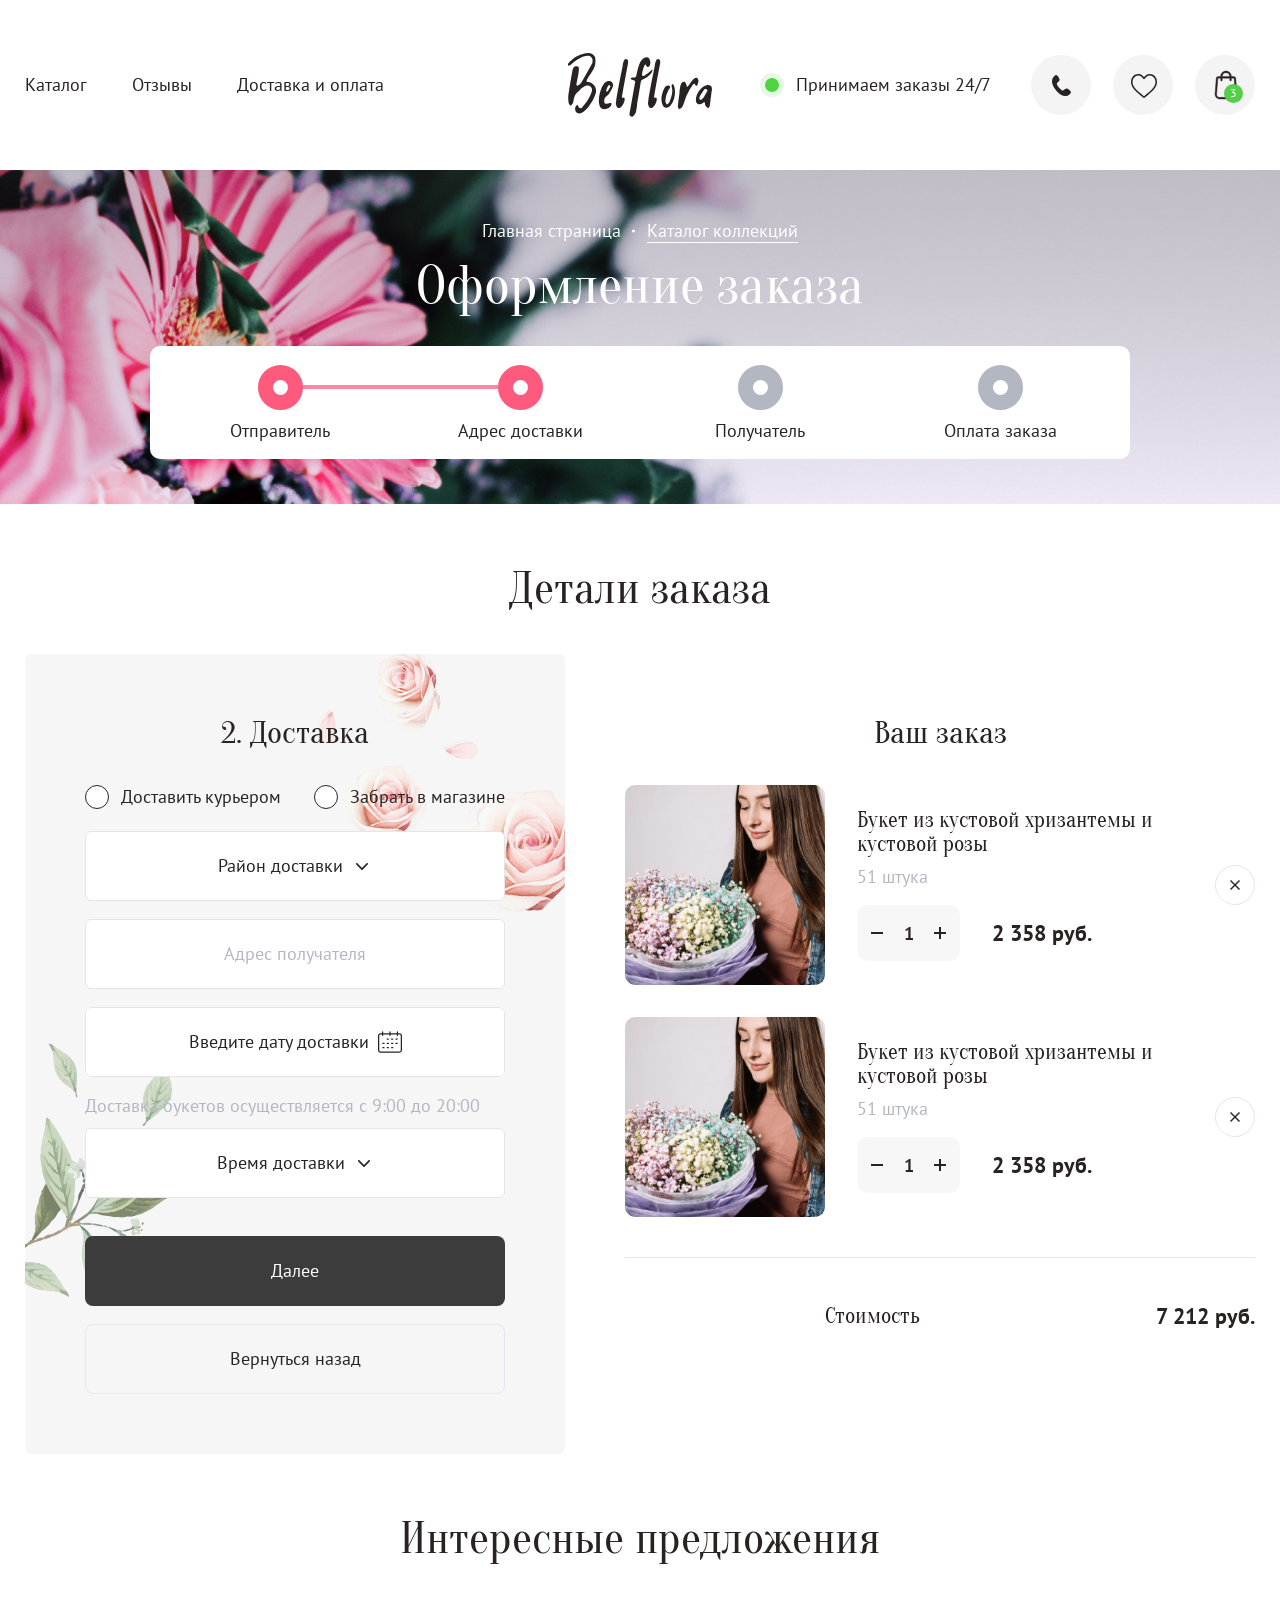
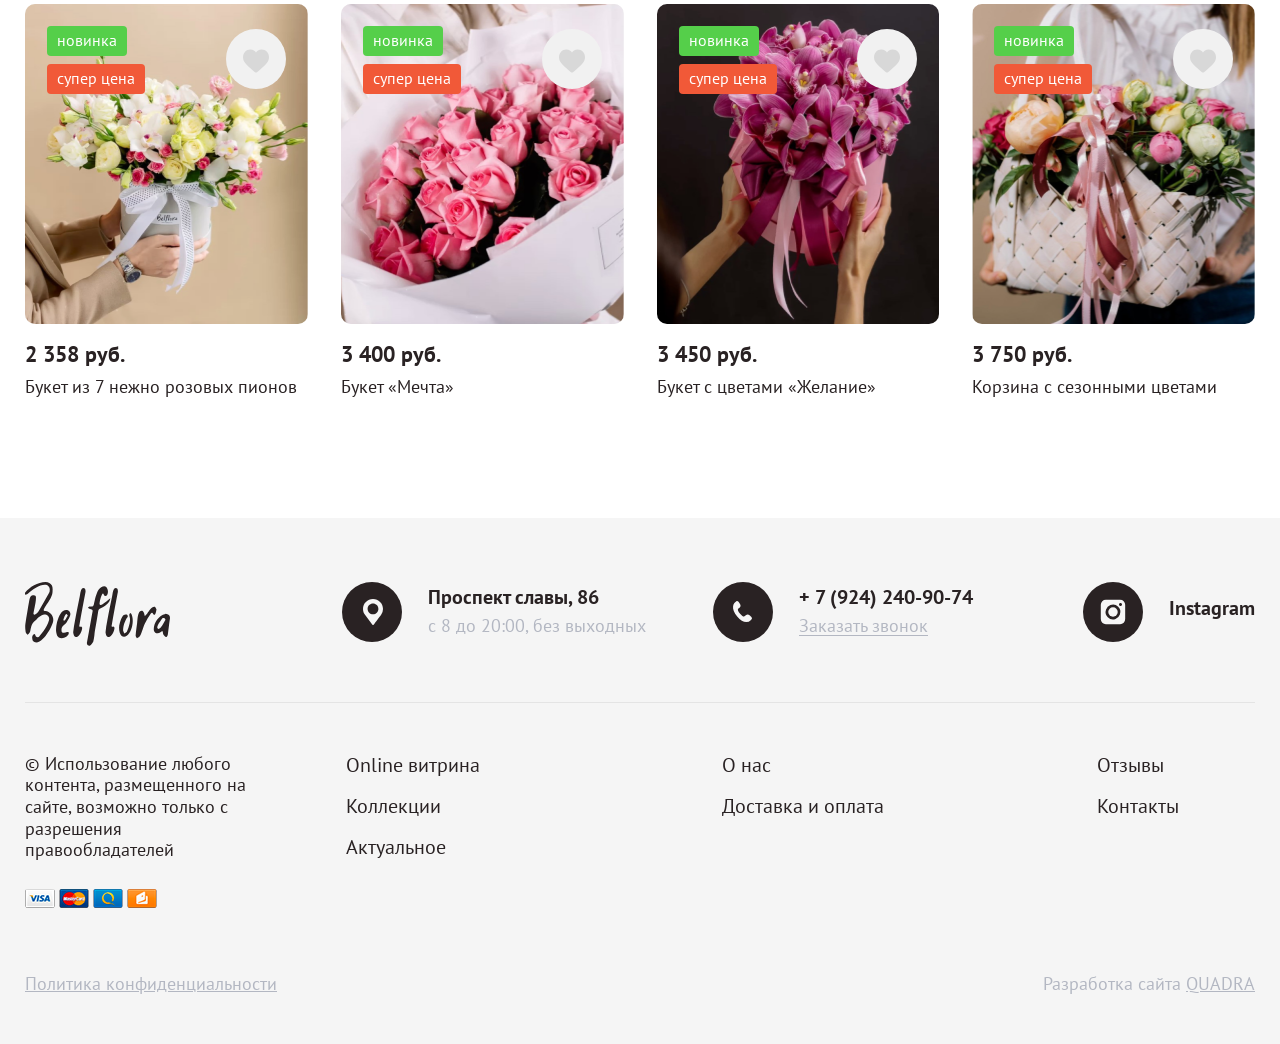
<file: step-2 copy.html>
<!DOCTYPE html>
<html class="no-js" lang="ru">
  <head>
    <meta charset="utf-8">
    <meta name="viewport" content="width=device-width, initial-scale=1.0, maximum-scale=1.0">
    <meta name="format-detection" content="telephone=no">
    <title>О нас говорят :: Frontend pack</title>
    <!--
    link(rel="apple-touch-icon" sizes="180x180" href="assets/apple-touch-icon.png")
    link(rel="icon" type="image/png" sizes="32x32" href="assets/favicon-32x32.png")
    link(rel="icon" type="image/png" sizes="16x16" href="assets/favicon-16x16.png")
    link(rel="manifest" href="assets/site.webmanifest")
    link(rel="mask-icon" href="assets/safari-pinned-tab.svg" color="#ffffff")
    link(rel="shortcut icon" href="assets/favicon.ico")
    meta(name="msapplication-TileColor" content="#ffffff")
    meta(name="msapplication-config" content="assets/browserconfig.xml")
    meta(name="theme-color" content="#ffffff")
    
    -->
    <meta name="description" content="Description">
    <meta property="og:url" content="https://">
    <meta property="og:type" content="website">
    <meta property="og:title" content="title">
    <meta property="twitter:title" content="title">
    <meta property="og:description" content="description">
    <meta property="twitter:description" content="description">
    <meta property="og:image" content="assets/share.png">
    <link href="https://fonts.googleapis.com/css2?family=Oranienbaum&amp;display=swap" rel="stylesheet">
    <link href="https://fonts.googleapis.com/css2?family=Oranienbaum&amp;family=PT+Sans:wght@400;700&amp;display=swap" rel="stylesheet">
    <link rel="stylesheet" href="./assets/css/common.css">
    <script src="https://polyfill.io/v3/polyfill.min.js?features=default"></script>
  </head>
  <body class="body">
    <div class="header">
      <div class="container">
        <div class="header__wrap"> 
          <div class="mobile-search"> 
            <div class="search search-main"> 
              <button class="circle__button search__btn -js-searchopen">
                    <svg class="svgsprite _search">
                      <use xlink:href="assets/img/sprites/svgsprites.svg#search"></use>
                    </svg>
              </button>
              <input class="search__input" type="text" placeholder="Поиск...">
              <button class="search__close -js-searchclose">
                    <svg class="svgsprite _close">
                      <use xlink:href="assets/img/sprites/svgsprites.svg#close"></use>
                    </svg>
              </button>
            </div>
          </div>
          <nav class="nav header__nav"><a class="nav__link" href="catalog.html">Каталог</a><a class="nav__link" href="reports.html">Отзывы</a><a class="nav__link" href="pay.html">Доставка и оплата</a></nav><a class="header__logo" href="index.html"> <img src="./assets/img/logo.svg" alt=""></a>
          <div class="header__info">
            <div class="work-time">Принимаем заказы 24/7</div>
            <div class="header__buttons">
              <button class="circle__button circle__button--phone -js-fadeintooltip">
                    <svg class="svgsprite _phone">
                      <use xlink:href="assets/img/sprites/svgsprites.svg#phone"></use>
                    </svg>
                <div class="tooltip --mright">
                  <div class="contact contact--margin">
                    <p class="text-title">+ 7 (924) 240-90-74</p><a class="grey-description" href="#">Заказать звонок </a>
                  </div>
                  <div class="contact contact--margin">
                    <p class="text-title">Проспект славы, 86</p>
                    <div class="grey-description" href="#">с 8 до 20:00, без выходных</div>
                  </div><a class="contact contact--social">
                    <div class="circle__button circle__button--inst --black">
                          <svg class="svgsprite _inst">
                            <use xlink:href="assets/img/sprites/svgsprites.svg#inst"></use>
                          </svg>
                    </div>
                    <p class="text-title">Instagram</p></a>
                </div>
              </button><a class="circle__button" href="#">
                    <svg class="svgsprite _heart">
                      <use xlink:href="assets/img/sprites/svgsprites.svg#heart"></use>
                    </svg></a>
              <button class="circle__button circle__button--basket -js-fadeinbasket" href="#">
                    <svg class="svgsprite _basket">
                      <use xlink:href="assets/img/sprites/svgsprites.svg#basket"></use>
                    </svg>
                <div class="basket__number">3</div>
              </button>
            </div>
          </div>
        </div>
      </div>
    </div>
    <div class="mobile-menu"> 
      <div class="conatiner"> 
        <nav class="mobile-menu__nav">
          <div class="accardeon"> 
            <div class="accardeon__item"> 
              <div class="accardeon__main">Каталог букетов</div>
              <div class="accardeon__drop">
                <div class="mobile-menu__link"> <a class="nav__link" href="#">Сыылка</a></div>
                <div class="mobile-menu__link"> <a class="nav__link" href="#">Сыылка</a></div>
              </div>
            </div>
            <div class="accardeon__item"> 
              <div class="accardeon__main">Подарки</div>
              <div class="accardeon__drop">
                <div class="mobile-menu__link"> <a class="nav__link" href="#">Сыылка</a></div>
                <div class="mobile-menu__link"> <a class="nav__link" href="#">Сыылка</a></div>
              </div>
            </div>
            <div class="mobile-menu__link"> <a class="nav__link" href="#">О нас</a></div>
            <div class="mobile-menu__link"> <a class="nav__link" href="#">Оплата и доставка</a></div>
            <div class="mobile-menu__link"> <a class="nav__link" href="#">Отзывы</a></div>
            <div class="mobile-menu__link"> <a class="nav__link" href="#">Контакты</a></div>
          </div>
        </nav>
        <div class="mobile-menu__contacts">
          <div class="footer__contact">
            <div class="footer__circle">
                  <svg class="svgsprite _marker">
                    <use xlink:href="assets/img/sprites/svgsprites.svg#marker"></use>
                  </svg>
            </div>
            <div class="contact">
              <p class="text-title">Проспект славы, 86</p>
              <div class="grey-description">с 8 до 20:00, без выходных</div>
            </div>
          </div>
          <div class="footer__contact">
            <div class="footer__circle">
                  <svg class="svgsprite _phone-footer">
                    <use xlink:href="assets/img/sprites/svgsprites.svg#phone-footer"></use>
                  </svg>
            </div>
            <div class="contact">
              <p class="text-title">+ 7 (924) 240-90-74</p><a class="grey-description" href="#">Заказать звонок </a>
            </div>
          </div>
          <div class="footer__contact">
            <div class="footer__circle">
                  <svg class="svgsprite _inst">
                    <use xlink:href="assets/img/sprites/svgsprites.svg#inst"></use>
                  </svg>
            </div>
            <div class="contact">
              <p class="text-title">Instagram</p>
            </div>
          </div>
        </div>
      </div>
    </div>
    <div class="content">
      <section class="main-banner --background-2">
        <div class="container">
              <div class="crumbs --white --center crumbs--mainbanner"><a class="crumbs__link" href="#">Главная страница</a><a class="crumbs__link" href="#">Каталог коллекций</a>
              </div>
          <h1 class="main-banner__title --white">Оформление заказа</h1>
          <div class="main-banner__steps main-banner__steps--desktop">
            <div class="main-banner__step active">
              <div class="main-banner__step-circle"></div>
              <div class="main-banner__step-text">Отправитель</div>
            </div>
            <div class="main-banner__step active">
              <div class="main-banner__step-circle"></div>
              <div class="main-banner__step-text">Адрес доставки</div>
            </div>
            <div class="main-banner__step">
              <div class="main-banner__step-circle"></div>
              <div class="main-banner__step-text">Получатель</div>
            </div>
            <div class="main-banner__step">
              <div class="main-banner__step-circle"></div>
              <div class="main-banner__step-text">Оплата заказа</div>
            </div>
          </div>
        </div>
      </section>
      <section class="steps-section"> 
        <div class="container">
          <h2 class="step__title">Детали заказа</h2>
          <div class="main-banner__steps main-banner__steps--mobile">
            <div class="main-banner__step active">
              <div class="main-banner__step-circle"></div>
              <div class="main-banner__step-text">Отправитель</div>
            </div>
            <div class="main-banner__step active">
              <div class="main-banner__step-circle"></div>
              <div class="main-banner__step-text">Адрес</div>
            </div>
            <div class="main-banner__step">
              <div class="main-banner__step-circle"></div>
              <div class="main-banner__step-text">Получатель</div>
            </div>
            <div class="main-banner__step">
              <div class="main-banner__step-circle"></div>
              <div class="main-banner__step-text">Оплата</div>
            </div>
          </div>
          <div class="steps__list"> 
                <form class="form">
                  <h4 class="form__title">2. Доставка</h4>
                  <div class="form__radios-flex"> 
                        <label class="radio">
                          <input class="hidden" type="radio" name="delivery"><span class="radio__circle"></span>
                          <p class="radio__text">Доставить курьером</p>
                        </label>
                        <label class="radio">
                          <input class="hidden" type="radio" name="delivery"><span class="radio__circle"></span>
                          <p class="radio__text">Забрать в магазине</p>
                        </label>
                  </div>
                      <div class="select">  
                        <div class="select__main">Район доставки</div>
                        <div class="select__drop">
                          <div class="select__item">Алексеевка ближняя Короч. р-н</div>
                          <div class="select__item">Алексеевка дальняя</div>
                          <div class="select__item">Безымено с.  Грайворонский р-н</div>
                          <div class="select__item">Алексеевка дальняя</div>
                        </div>
                      </div>
                      <div class="form__block">
                        <input class="form__input" type="text" placeholder="Адрес получателя">
                        <div class="form__error">Неверный адрес</div>
                      </div>
                      <div class="form__block">
                        <div class="calendar">  
                          <div class="calendar__input">
                            <input class="form__input" type="text">
                            <div class="calendar__input-text"> <span>Введите дату доставки</span>
                                  <svg class="svgsprite _calendar">
                                    <use xlink:href="assets/img/sprites/svgsprites.svg#calendar"></use>
                                  </svg>
                            </div>
                          </div>
                        </div>
                      </div>
                  <p class="form__description">Доставка букетов осуществляется с 9:00 до 20:00</p>
                      <div class="select">  
                        <div class="select__main">Время доставки</div>
                        <div class="select__drop">
                          <div class="select__item">6:00-12:00</div>
                          <div class="select__item">12:00-18:00</div>
                          <div class="select__item">18:00-24:00</div>
                        </div>
                      </div>
                  <div class="form__buttons"> 
                    <button class="button --dark --big form__buttom">Далее</button><a class="button --white --big form__buttom" href="#"> Вернуться назад</a>
                  </div>
                </form>
            <div class="steps__basket">
              <h4 class="steps__basket-title">Ваш заказ</h4>
                  <div class="basket-cart">
                    <div class="basket__left">
                      <div class="basket-cart__pic"> <img src="./assets/img/carts/6.png"></div>
                      <div class="basket-cart__info">
                        <h5 class="basket-cart__title">Букет из кустовой хризантемы и кустовой розы</h5>
                        <p class="text-grey basket-cart__text">51 штука</p>
                        <div class="basket-cart__amount">
                              <div class="counter"> 
                                <div class="counter__minus">
                                      <svg class="svgsprite _minus">
                                        <use xlink:href="assets/img/sprites/svgsprites.svg#minus"></use>
                                      </svg>
                                </div>
                                <input class="counter__input" type="text" disabled value="1">
                                <div class="counter__plus">
                                      <svg class="svgsprite _plus">
                                        <use xlink:href="assets/img/sprites/svgsprites.svg#plus"></use>
                                      </svg>
                                </div>
                              </div>
                          <div class="basket-cart__summ summ">2 358 руб.</div>
                        </div>
                      </div>
                    </div>
                    <div class="basket__right">
                      <div class="basket-cart__close">
                            <svg class="svgsprite _close-small">
                              <use xlink:href="assets/img/sprites/svgsprites.svg#close-small"></use>
                            </svg>
                      </div>
                    </div>
                  </div>
                  <div class="basket-cart">
                    <div class="basket__left">
                      <div class="basket-cart__pic"> <img src="./assets/img/carts/6.png"></div>
                      <div class="basket-cart__info">
                        <h5 class="basket-cart__title">Букет из кустовой хризантемы и кустовой розы</h5>
                        <p class="text-grey basket-cart__text">51 штука</p>
                        <div class="basket-cart__amount">
                              <div class="counter"> 
                                <div class="counter__minus">
                                      <svg class="svgsprite _minus">
                                        <use xlink:href="assets/img/sprites/svgsprites.svg#minus"></use>
                                      </svg>
                                </div>
                                <input class="counter__input" type="text" disabled value="1">
                                <div class="counter__plus">
                                      <svg class="svgsprite _plus">
                                        <use xlink:href="assets/img/sprites/svgsprites.svg#plus"></use>
                                      </svg>
                                </div>
                              </div>
                          <div class="basket-cart__summ summ">2 358 руб.</div>
                        </div>
                      </div>
                    </div>
                    <div class="basket__right">
                      <div class="basket-cart__close">
                            <svg class="svgsprite _close-small">
                              <use xlink:href="assets/img/sprites/svgsprites.svg#close-small"></use>
                            </svg>
                      </div>
                    </div>
                  </div>
              <div class="basket__bottom-wrap">
                <div class="basket__price price"> 
                  <div class="price-wrap">
                    <div class="prce__item"> 
                      <h5>Стоимость </h5>
                      <div class="price__number summ"> 7 212 руб.</div>
                    </div>
                  </div>
                </div>
              </div>
            </div>
          </div>
        </div>
      </section>
      <section class="offers-section"> 
        <div class="container">
          <h2>Интересные предложения</h2>
          <div class="carts__wrap carts-list carts-list-4">
                <div class="cart">
                  <div class="cart__top">
                    <div class="cart__pic">
                      <div class="cart__pic-img lazy" data-src="./assets/img/carts/1.png"></div>
                    </div>
                    <div class="tags">
                      <div class="tag --green">новинка</div>
                      <div class="tag --orange">супер цена</div>
                    </div>
                    <div class="cart__buttons">
                      <button class="button --dark -js-fadebuttons">В корзину</button><a class="button --grey" href="#">Смотреть букет</a>
                    </div>
                    <button class="cart__like">
                          <svg class="svgsprite _heart-full">
                            <use xlink:href="assets/img/sprites/svgsprites.svg#heart-full"></use>
                          </svg>
                    </button>
                  </div>
                  <div class="cart__bottom">
                    <div class="cart__title">2 358 руб.</div>
                    <div class="cart__text">Букет из 7 нежно розовых пионов</div>
                  </div>
                </div>
                <div class="cart">
                  <div class="cart__top">
                    <div class="cart__pic">
                      <div class="cart__pic-img lazy" data-src="./assets/img/carts/2.png"></div>
                    </div>
                    <div class="tags">
                      <div class="tag --green">новинка</div>
                      <div class="tag --orange">супер цена</div>
                    </div>
                    <div class="cart__buttons">
                      <button class="button --dark -js-fadebuttons">В корзину</button><a class="button --grey" href="#">Смотреть букет</a>
                    </div>
                    <button class="cart__like">
                          <svg class="svgsprite _heart-full">
                            <use xlink:href="assets/img/sprites/svgsprites.svg#heart-full"></use>
                          </svg>
                    </button>
                  </div>
                  <div class="cart__bottom">
                    <div class="cart__title">3 400 руб.</div>
                    <div class="cart__text">Букет «Мечта»</div>
                  </div>
                </div>
                <div class="cart">
                  <div class="cart__top">
                    <div class="cart__pic">
                      <div class="cart__pic-img lazy" data-src="./assets/img/carts/3.png"></div>
                    </div>
                    <div class="tags">
                      <div class="tag --green">новинка</div>
                      <div class="tag --orange">супер цена</div>
                    </div>
                    <div class="cart__buttons">
                      <button class="button --dark -js-fadebuttons">В корзину</button><a class="button --grey" href="#">Смотреть букет</a>
                    </div>
                    <button class="cart__like">
                          <svg class="svgsprite _heart-full">
                            <use xlink:href="assets/img/sprites/svgsprites.svg#heart-full"></use>
                          </svg>
                    </button>
                  </div>
                  <div class="cart__bottom">
                    <div class="cart__title">3 450 руб.</div>
                    <div class="cart__text">Букет с цветами «Желание»</div>
                  </div>
                </div>
                <div class="cart">
                  <div class="cart__top">
                    <div class="cart__pic">
                      <div class="cart__pic-img lazy" data-src="./assets/img/carts/4.png"></div>
                    </div>
                    <div class="tags">
                      <div class="tag --green">новинка</div>
                      <div class="tag --orange">супер цена</div>
                    </div>
                    <div class="cart__buttons">
                      <button class="button --dark -js-fadebuttons">В корзину</button><a class="button --grey" href="#">Смотреть букет</a>
                    </div>
                    <button class="cart__like">
                          <svg class="svgsprite _heart-full">
                            <use xlink:href="assets/img/sprites/svgsprites.svg#heart-full"></use>
                          </svg>
                    </button>
                  </div>
                  <div class="cart__bottom">
                    <div class="cart__title">3 750 руб.</div>
                    <div class="cart__text">Корзина с сезонными цветами</div>
                  </div>
                </div>
          </div>
        </div>
      </section>
    </div>
    <footer class="footer">
      <div class="container">
        <div class="footer__top">
          <div class="footer__item">
            <div class="footer__logo"><img src="./assets/img/logo.svg" alt=""></div>
          </div>
          <div class="footer__item">
            <div class="footer__contact">
              <div class="footer__circle">
                    <svg class="svgsprite _marker">
                      <use xlink:href="assets/img/sprites/svgsprites.svg#marker"></use>
                    </svg>
              </div>
              <div class="contact">
                <p class="text-title">Проспект славы, 86</p>
                <div class="grey-description">с 8 до 20:00, без выходных</div>
              </div>
            </div>
          </div>
          <div class="footer__item">
            <div class="footer__contact">
              <div class="footer__circle">
                    <svg class="svgsprite _phone-footer">
                      <use xlink:href="assets/img/sprites/svgsprites.svg#phone-footer"></use>
                    </svg>
              </div>
              <div class="contact">
                <p class="text-title">+ 7 (924) 240-90-74</p><a class="grey-description" href="#">Заказать звонок </a>
              </div>
            </div>
          </div>
          <div class="footer__item">
            <div class="footer__contact">
              <div class="footer__circle">
                    <svg class="svgsprite _inst">
                      <use xlink:href="assets/img/sprites/svgsprites.svg#inst"></use>
                    </svg>
              </div>
              <div class="contact">
                <p class="text-title">Instagram</p>
              </div>
            </div>
          </div>
        </div>
        <div class="footer__center">
          <div class="footer__item">
            <p class="copyright">© Использование любого контента, размещенного на сайте, возможно только с разрешения правообладателей</p><img class="pay-img" src="./assets/img/payments.png" alt="">
          </div>
          <div class="footer__item">
            <div class="footer__link"><a class="link" href="#">Online витрина</a></div>
            <div class="footer__link"><a class="link" href="#">Коллекции</a></div>
            <div class="footer__link"><a class="link" href="#">Актуальное</a></div>
          </div>
          <div class="footer__item">
            <div class="footer__link"><a class="link" href="#">О нас</a></div>
            <div class="footer__link"><a class="link" href="#">Доставка и оплата</a></div>
          </div>
          <div class="footer__item">
            <div class="footer__link"><a class="link" href="#">Отзывы</a></div>
            <div class="footer__link"> <a class="link" href="#">Контакты</a></div>
          </div>
        </div>
        <div class="footer__bottom">
          <p> <a href="#"> Политика конфиденциальности</a></p>
          <p>
             Разработка сайта <a href="#">QUADRA </a></p>
        </div>
      </div>
    </footer>
    <footer class="mobile-footer">
      <div class="container"> 
        <div class="accardeon"> 
          <div class="accardeon__item">
            <div class="accardeon__main">Контактная информация</div>
            <div class="accardeon__drop">
              <div class="footer__contact">
                <div class="footer__circle">
                      <svg class="svgsprite _marker">
                        <use xlink:href="assets/img/sprites/svgsprites.svg#marker"></use>
                      </svg>
                </div>
                <div class="contact">
                  <p class="text-title">Проспект славы, 86</p>
                  <div class="grey-description">с 8 до 20:00, без выходных</div>
                </div>
              </div>
              <div class="footer__contact">
                <div class="footer__circle">
                      <svg class="svgsprite _phone-footer">
                        <use xlink:href="assets/img/sprites/svgsprites.svg#phone-footer"></use>
                      </svg>
                </div>
                <div class="contact">
                  <p class="text-title">+ 7 (924) 240-90-74</p><a class="grey-description" href="#">Заказать звонок </a>
                </div>
              </div>
              <div class="footer__contact">
                <div class="footer__circle">
                      <svg class="svgsprite _inst">
                        <use xlink:href="assets/img/sprites/svgsprites.svg#inst"></use>
                      </svg>
                </div>
                <div class="contact">
                  <p class="text-title">Instagram</p>
                </div>
              </div>
            </div>
          </div>
          <div class="accardeon__item">
            <div class="accardeon__main">Основные разделы</div>
            <div class="accardeon__drop">
              <div class="footer__link"><a class="link" href="#">Online витрина</a></div>
              <div class="footer__link"><a class="link" href="#">Коллекции</a></div>
              <div class="footer__link"><a class="link" href="#">Актуальное</a></div>
              <div class="footer__link"><a class="link" href="#">Доставка и оплата</a></div>
            </div>
          </div>
          <div class="accardeon__item">
            <div class="accardeon__main">Информация о компании</div>
            <div class="accardeon__drop">
              <div class="footer__link"><a class="link" href="#">О нас</a></div>
              <div class="footer__link"><a class="link" href="#">Отзывы</a></div>
              <div class="footer__link"> <a class="link" href="#">Контакты</a></div>
            </div>
          </div>
          <div class="accardeon__item">
            <div class="accardeon__main">Способы оплаты</div>
            <div class="accardeon__drop"><img class="pay-img" src="./assets/img/payments.png" alt=""></div>
          </div>
        </div>
        <p class="copyright">© Использование любого контента, размещенного на сайте, возможно только с разрешения правообладателей</p>
        <div class="footer__bottom">
          <p> <a href="#"> Политика конфиденциальности</a></p>
          <p>
             Разработка сайта <a href="#">QUADRA </a></p>
        </div>
      </div>
    </footer>
    <div class="basket">
      <div class="basket__bg -js-fadeoutbasket"></div>
      <form class="basket__wrap">
        <div class="basket__top">
          <div class="basket__header">
            <h2>Ваша корзина</h2>
            <button class="basket__close -js-fadeoutbasket">
                  <svg class="svgsprite _close">
                    <use xlink:href="assets/img/sprites/svgsprites.svg#close"></use>
                  </svg>
            </button>
          </div>
          <div class="basket__body"> 
                <div class="basket-cart">
                  <div class="basket__left">
                    <div class="basket-cart__pic"> <img src="./assets/img/carts/6.png"></div>
                    <div class="basket-cart__info">
                      <h5 class="basket-cart__title">Букет из кустовой хризантемы и кустовой розы</h5>
                      <p class="text-grey basket-cart__text">51 штука</p>
                      <div class="basket-cart__amount">
                            <div class="counter"> 
                              <div class="counter__minus">
                                    <svg class="svgsprite _minus">
                                      <use xlink:href="assets/img/sprites/svgsprites.svg#minus"></use>
                                    </svg>
                              </div>
                              <input class="counter__input" type="text" disabled value="1">
                              <div class="counter__plus">
                                    <svg class="svgsprite _plus">
                                      <use xlink:href="assets/img/sprites/svgsprites.svg#plus"></use>
                                    </svg>
                              </div>
                            </div>
                        <div class="basket-cart__summ summ">2 358 руб.</div>
                      </div>
                    </div>
                  </div>
                  <div class="basket__right">
                    <div class="basket-cart__close">
                          <svg class="svgsprite _close-small">
                            <use xlink:href="assets/img/sprites/svgsprites.svg#close-small"></use>
                          </svg>
                    </div>
                  </div>
                </div>
          </div>
        </div>
        <div class="basket__bottom">  
          <div class="basket__set"> 
            <p>Добавить набор для продления жизни сразенных цветов?</p>
            <div class="basket__radios">
              <label class="basket__radio">
                <input class="hidden" type="radio" name="set" checked>
                <div class="basket__radio-button">Да</div>
              </label>
              <label class="basket__radio">
                <input class="hidden" type="radio" name="set">
                <div class="basket__radio-button">Нет</div>
              </label>
            </div>
          </div>
          <div class="basket__bottom-wrap">
            <div class="basket__price price"> 
              <div class="price-wrap">
                <div class="prce__item"> 
                  <h5>Стоимость </h5>
                  <div class="price__number summ"> 7 212 руб.</div>
                </div>
              </div>
              <div class="price-wrap">
                <div class="prce__item"> 
                  <h5>Cкидка </h5>
                  <div class="price__number summ"> 0 руб.</div>
                </div>
              </div>
            </div>
            <div class="basket__buttons"> <a class="basket__button button --dark --big" href="#">Оформить заказ</a>
              <button class="basket__button basket__button--close button --white --big -js-fadeoutbasket">Продолжить покупки</button>
            </div>
          </div>
        </div>
      </form>
    </div>
    <div class="mobile-bar">
      <div class="mobile-bar__item">
        <button class="mobile-bar__btn mobile-bar__btn--open -js-fadeoutbasket -js-fadeinmenu">
          <div class="mobile-bar__ico">
                <svg class="svgsprite _burger">
                  <use xlink:href="assets/img/sprites/svgsprites.svg#burger"></use>
                </svg>
          </div>
          <div class="mobile-bar__text">Меню</div>
        </button>
        <button class="mobile-bar__close -js-fadeoutmenu">
          <div class="mobile-bar__ico">
                <svg class="svgsprite _close">
                  <use xlink:href="assets/img/sprites/svgsprites.svg#close"></use>
                </svg>
          </div>
          <div class="mobile-bar__text">Закрыть</div>
        </button>
      </div>
      <div class="mobile-bar__item">
        <button class="mobile-bar__btn mobile-bar__btn--open -js-fadeinbasket -js-fadeoutmenu">
          <div class="mobile-bar__ico">
                <svg class="svgsprite _mobile-basket">
                  <use xlink:href="assets/img/sprites/svgsprites.svg#mobile-basket"></use>
                </svg>
          </div>
          <div class="mobile-bar__text">Корзина</div>
        </button>
        <button class="mobile-bar__close -js-fadeoutbasket"> 
          <div class="mobile-bar__ico">
                <svg class="svgsprite _close">
                  <use xlink:href="assets/img/sprites/svgsprites.svg#close"></use>
                </svg>
          </div>
          <div class="mobile-bar__text">Закрыть</div>
        </button>
      </div>
      <div class="mobile-bar__item">
        <!-- навесть .active если надо активной сделать, на странице избранное--><a class="mobile-bar__btn mobile-bar__btn--link" href="#"> 
          <div class="mobile-bar__ico">
                <svg class="svgsprite _feature">
                  <use xlink:href="assets/img/sprites/svgsprites.svg#feature"></use>
                </svg>
          </div>
          <div class="mobile-bar__text">Избранное</div></a>
      </div>
    </div>
    <script src="https://code.jquery.com/jquery-3.6.0.slim.min.js"></script>
    <script src="assets/js/vendors~main.bundle.js"></script>
    <script src="https://api-maps.yandex.ru/2.1/?apikey=1553c677-16fe-4d87-838c-fd3f2e9a8e63&amp;lang=ru_RU" type="text/javascript"></script>
    <script src="assets/js/main.bundle.js?v=1.2.3"></script>
  </body>
</html>
</file>
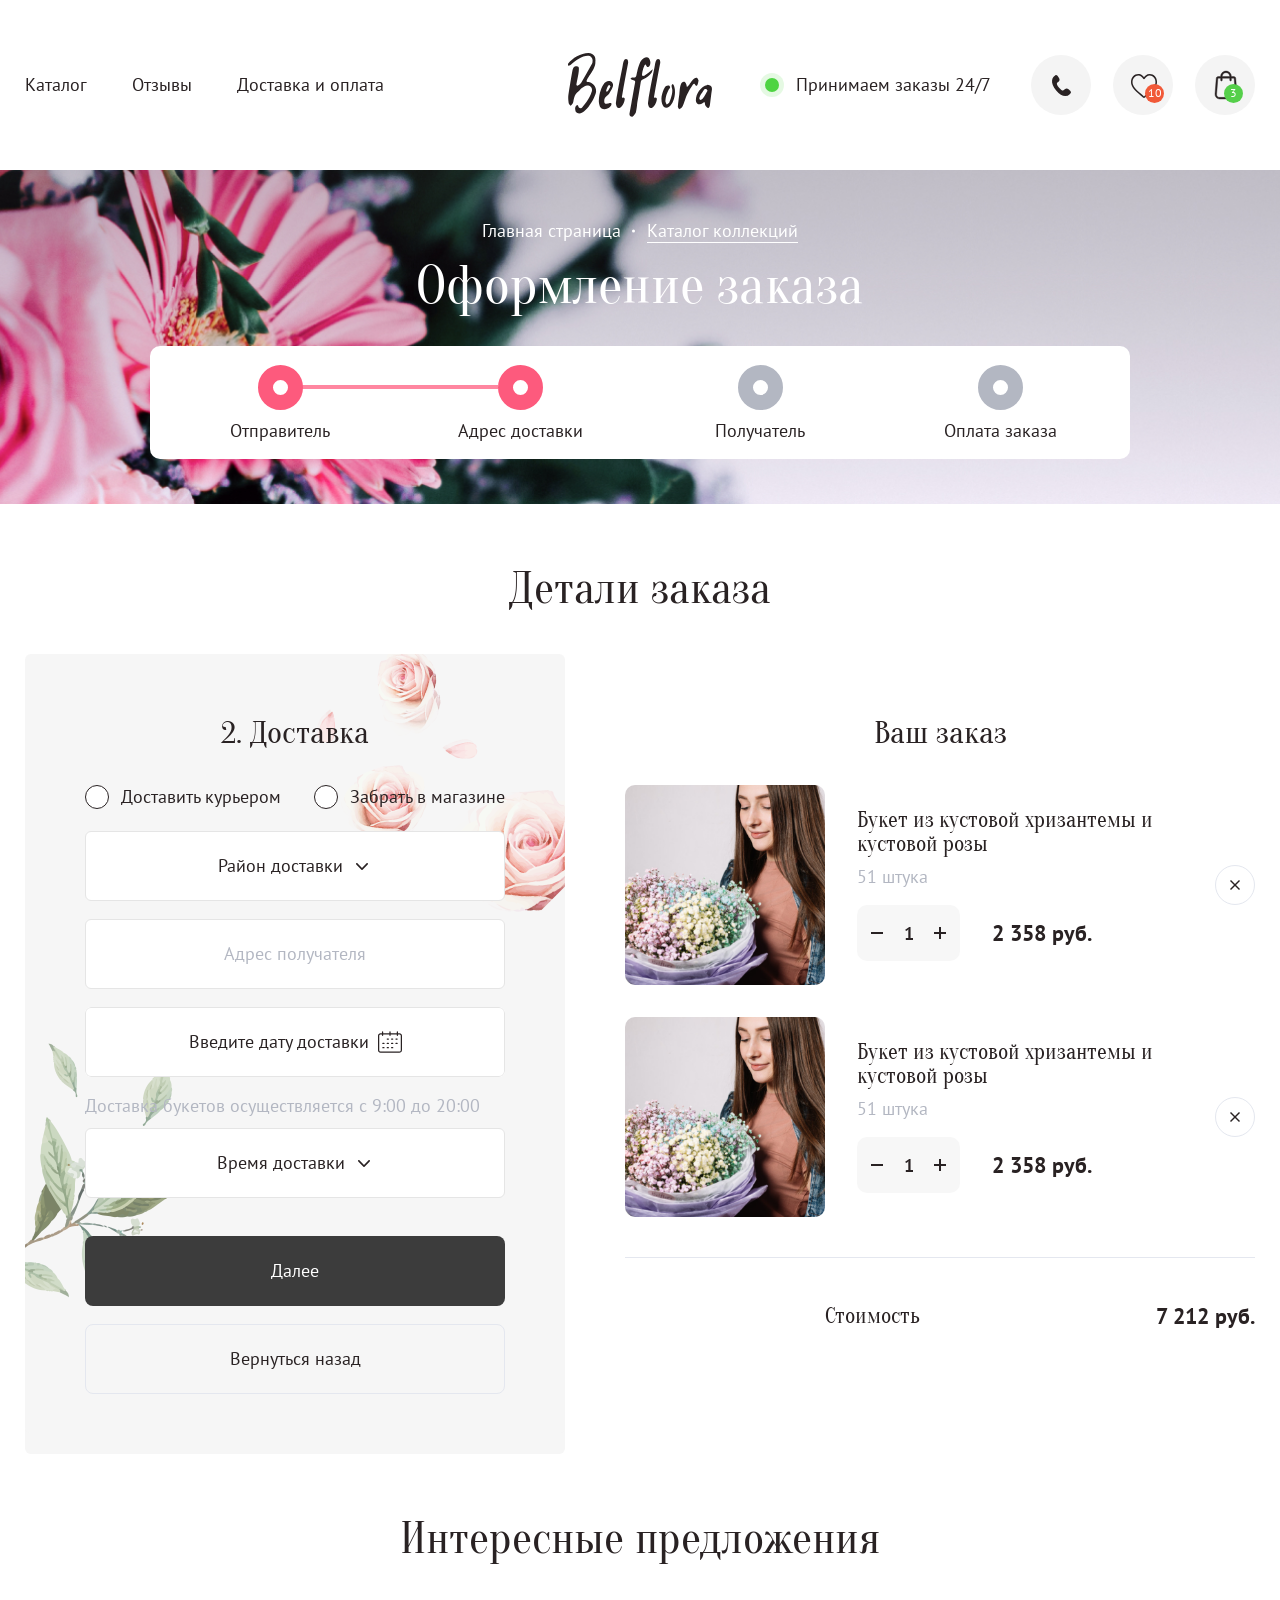
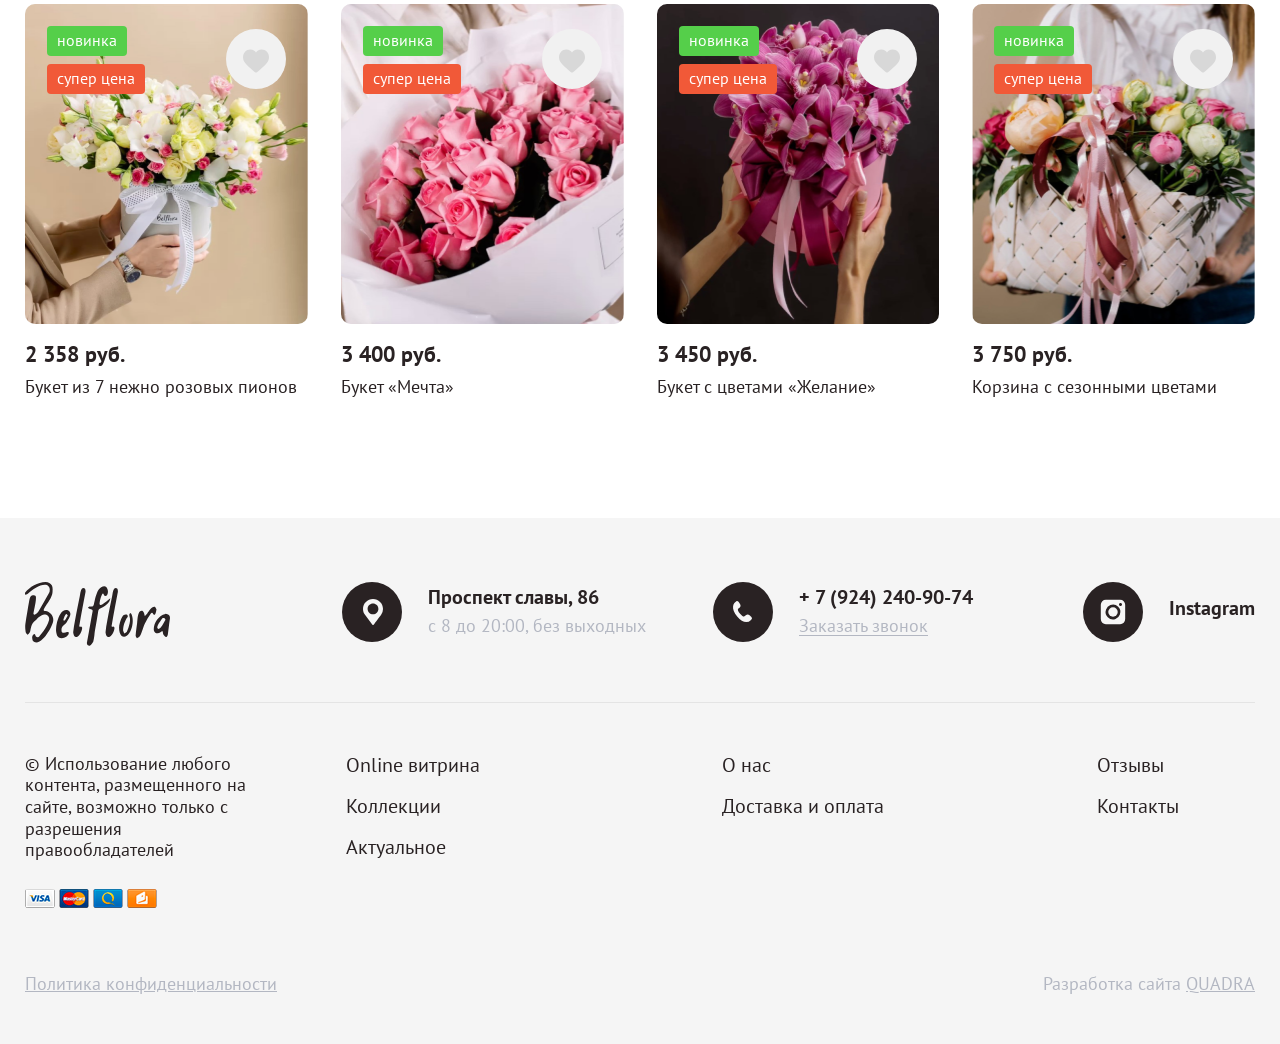
<file: step-2.html>
<!DOCTYPE html>
<html class="no-js" lang="ru">
  <head>
    <meta charset="utf-8">
    <meta name="viewport" content="width=device-width, initial-scale=1.0, maximum-scale=1.0">
    <meta name="format-detection" content="telephone=no">
    <title>О нас говорят :: Frontend pack</title>
    <!--
    link(rel="apple-touch-icon" sizes="180x180" href="assets/apple-touch-icon.png")
    link(rel="icon" type="image/png" sizes="32x32" href="assets/favicon-32x32.png")
    link(rel="icon" type="image/png" sizes="16x16" href="assets/favicon-16x16.png")
    link(rel="manifest" href="assets/site.webmanifest")
    link(rel="mask-icon" href="assets/safari-pinned-tab.svg" color="#ffffff")
    link(rel="shortcut icon" href="assets/favicon.ico")
    meta(name="msapplication-TileColor" content="#ffffff")
    meta(name="msapplication-config" content="assets/browserconfig.xml")
    meta(name="theme-color" content="#ffffff")
    
    -->
    <meta name="description" content="Description">
    <meta property="og:url" content="https://">
    <meta property="og:type" content="website">
    <meta property="og:title" content="title">
    <meta property="twitter:title" content="title">
    <meta property="og:description" content="description">
    <meta property="twitter:description" content="description">
    <meta property="og:image" content="assets/share.png">
    <link href="https://fonts.googleapis.com/css2?family=Oranienbaum&amp;display=swap" rel="stylesheet">
    <link href="https://fonts.googleapis.com/css2?family=Oranienbaum&amp;family=PT+Sans:wght@400;700&amp;display=swap" rel="stylesheet">
    <link rel="stylesheet" href="./assets/css/common.css">
    <script src="https://polyfill.io/v3/polyfill.min.js?features=default"></script>
  </head>
  <body class="body">
    <div class="header">
      <div class="container">
        <div class="header__wrap"> 
          <div class="mobile-search"> 
            <div class="search search-main"> 
              <button class="circle__button search__btn -js-searchopen">
                    <svg class="svgsprite _search">
                      <use xlink:href="assets/img/sprites/svgsprites.svg#search"></use>
                    </svg>
              </button>
              <input class="search__input" type="text" placeholder="Поиск...">
              <button class="search__close -js-searchclose">
                    <svg class="svgsprite _close">
                      <use xlink:href="assets/img/sprites/svgsprites.svg#close"></use>
                    </svg>
              </button>
            </div>
          </div>
          <nav class="nav header__nav"><a class="nav__link" href="catalog.html">Каталог</a><a class="nav__link" href="reports.html">Отзывы</a><a class="nav__link" href="pay.html">Доставка и оплата</a></nav><a class="header__logo" href="index.html"> <img src="./assets/img/logo.svg" alt=""></a>
          <div class="header__info">
            <div class="work-time">Принимаем заказы 24/7</div>
            <div class="header__buttons">
              <button class="circle__button circle__button--phone">
                    <svg class="svgsprite _phone">
                      <use xlink:href="assets/img/sprites/svgsprites.svg#phone"></use>
                    </svg>
                <div class="tooltip --mright">
                  <div class="contact contact--margin">
                    <p class="text-title">+ 7 (924) 240-90-74</p><a class="grey-description" href="#">Заказать звонок </a>
                  </div>
                  <div class="contact contact--margin">
                    <p class="text-title">Проспект славы, 86</p>
                    <div class="grey-description" href="#">с 8 до 20:00, без выходных</div>
                  </div><a class="contact contact--social">
                    <div class="circle__button circle__button--inst --black">
                          <svg class="svgsprite _inst">
                            <use xlink:href="assets/img/sprites/svgsprites.svg#inst"></use>
                          </svg>
                    </div>
                    <p class="text-title">Instagram</p></a>
                </div>
              </button><a class="circle__button" href="#">
                    <svg class="svgsprite _heart">
                      <use xlink:href="assets/img/sprites/svgsprites.svg#heart"></use>
                    </svg>
                <div class="feature__number">10</div></a>
              <button class="circle__button circle__button--basket -js-fadeinbasket" href="#">
                    <svg class="svgsprite _basket">
                      <use xlink:href="assets/img/sprites/svgsprites.svg#basket"></use>
                    </svg>
                <div class="basket__number">3</div>
              </button>
            </div>
          </div>
        </div>
      </div>
    </div>
    <div class="mobile-menu"> 
      <div class="conatiner"> 
        <nav class="mobile-menu__nav">
          <div class="accardeon"> 
            <div class="accardeon__item"> 
              <div class="accardeon__main">Каталог букетов</div>
              <div class="accardeon__drop">
                <div class="mobile-menu__link"> <a class="nav__link" href="#">Сыылка</a></div>
                <div class="mobile-menu__link"> <a class="nav__link" href="#">Сыылка</a></div>
              </div>
            </div>
            <div class="accardeon__item"> 
              <div class="accardeon__main">Подарки</div>
              <div class="accardeon__drop">
                <div class="mobile-menu__link"> <a class="nav__link" href="#">Сыылка</a></div>
                <div class="mobile-menu__link"> <a class="nav__link" href="#">Сыылка</a></div>
              </div>
            </div>
            <div class="mobile-menu__link"> <a class="nav__link" href="#">О нас</a></div>
            <div class="mobile-menu__link"> <a class="nav__link" href="#">Оплата и доставка</a></div>
            <div class="mobile-menu__link"> <a class="nav__link" href="#">Отзывы</a></div>
            <div class="mobile-menu__link"> <a class="nav__link" href="#">Контакты</a></div>
          </div>
        </nav>
        <div class="mobile-menu__contacts">
          <div class="footer__contact">
            <div class="footer__circle">
                  <svg class="svgsprite _marker">
                    <use xlink:href="assets/img/sprites/svgsprites.svg#marker"></use>
                  </svg>
            </div>
            <div class="contact">
              <p class="text-title">Проспект славы, 86</p>
              <div class="grey-description">с 8 до 20:00, без выходных</div>
            </div>
          </div>
          <div class="footer__contact">
            <div class="footer__circle">
                  <svg class="svgsprite _phone-footer">
                    <use xlink:href="assets/img/sprites/svgsprites.svg#phone-footer"></use>
                  </svg>
            </div>
            <div class="contact">
              <p class="text-title">+ 7 (924) 240-90-74</p><a class="grey-description" href="#">Заказать звонок </a>
            </div>
          </div>
          <div class="footer__contact">
            <div class="footer__circle">
                  <svg class="svgsprite _inst">
                    <use xlink:href="assets/img/sprites/svgsprites.svg#inst"></use>
                  </svg>
            </div>
            <div class="contact">
              <p class="text-title">Instagram</p>
            </div>
          </div>
        </div>
      </div>
    </div>
    <div class="content">
      <section class="main-banner --background-2">
        <div class="container">
              <div class="crumbs --white --center crumbs--mainbanner"><a class="crumbs__link" href="#">Главная страница</a><a class="crumbs__link" href="#">Каталог коллекций</a>
              </div>
          <h1 class="main-banner__title --white">Оформление заказа</h1>
          <div class="main-banner__steps main-banner__steps--desktop">
            <div class="main-banner__step active">
              <div class="main-banner__step-circle"></div>
              <div class="main-banner__step-text">Отправитель</div>
            </div>
            <div class="main-banner__step active">
              <div class="main-banner__step-circle"></div>
              <div class="main-banner__step-text">Адрес доставки</div>
            </div>
            <div class="main-banner__step">
              <div class="main-banner__step-circle"></div>
              <div class="main-banner__step-text">Получатель</div>
            </div>
            <div class="main-banner__step">
              <div class="main-banner__step-circle"></div>
              <div class="main-banner__step-text">Оплата заказа</div>
            </div>
          </div>
        </div>
      </section>
      <section class="steps-section"> 
        <div class="container">
          <h2 class="step__title">Детали заказа</h2>
          <div class="main-banner__steps main-banner__steps--mobile">
            <div class="main-banner__step active">
              <div class="main-banner__step-circle"></div>
              <div class="main-banner__step-text">Отправитель</div>
            </div>
            <div class="main-banner__step active">
              <div class="main-banner__step-circle"></div>
              <div class="main-banner__step-text">Адрес</div>
            </div>
            <div class="main-banner__step">
              <div class="main-banner__step-circle"></div>
              <div class="main-banner__step-text">Получатель</div>
            </div>
            <div class="main-banner__step">
              <div class="main-banner__step-circle"></div>
              <div class="main-banner__step-text">Оплата</div>
            </div>
          </div>
          <div class="steps__list"> 
                <form class="form">
                  <h4 class="form__title">2. Доставка</h4>
                  <div class="form__radios-flex"> 
                        <label class="radio">
                          <input class="hidden" type="radio" name="delivery"><span class="radio__circle"></span>
                          <p class="radio__text">Доставить курьером</p>
                        </label>
                        <label class="radio">
                          <input class="hidden" type="radio" name="delivery"><span class="radio__circle"></span>
                          <p class="radio__text">Забрать в магазине</p>
                        </label>
                  </div>
                      <div class="select">  
                        <div class="select__main">Район доставки</div>
                        <div class="select__drop">
                          <div class="select__item">Алексеевка ближняя Короч. р-н</div>
                          <div class="select__item">Алексеевка дальняя</div>
                          <div class="select__item">Безымено с.  Грайворонский р-н</div>
                          <div class="select__item">Алексеевка дальняя</div>
                        </div>
                      </div>
                      <div class="form__block">
                        <input class="form__input" type="text" placeholder="Адрес получателя">
                        <div class="form__error">Неверный адрес</div>
                      </div>
                      <div class="form__block">
                        <div class="calendar">  
                          <div class="calendar__input">
                            <input class="form__input" type="text">
                            <div class="calendar__input-text"> <span>Введите дату доставки</span>
                                  <svg class="svgsprite _calendar">
                                    <use xlink:href="assets/img/sprites/svgsprites.svg#calendar"></use>
                                  </svg>
                            </div>
                          </div>
                        </div>
                      </div>
                  <p class="form__description">Доставка букетов осуществляется с 9:00 до 20:00</p>
                      <div class="select">  
                        <div class="select__main">Время доставки</div>
                        <div class="select__drop">
                          <div class="select__item">6:00-12:00</div>
                          <div class="select__item">12:00-18:00</div>
                          <div class="select__item">18:00-24:00</div>
                        </div>
                      </div>
                  <div class="form__buttons"> 
                    <button class="button --dark --big form__buttom">Далее</button><a class="button --white --big form__buttom" href="#"> Вернуться назад</a>
                  </div>
                </form>
            <div class="steps__basket">
              <h4 class="steps__basket-title">Ваш заказ</h4>
                  <div class="basket-cart">
                    <div class="basket__left">
                      <div class="basket-cart__pic"> <img src="./assets/img/carts/6.png"></div>
                      <div class="basket-cart__info">
                        <h5 class="basket-cart__title">Букет из кустовой хризантемы и кустовой розы</h5>
                        <p class="text-grey basket-cart__text">51 штука</p>
                        <div class="basket-cart__amount">
                              <div class="counter"> 
                                <div class="counter__minus">
                                      <svg class="svgsprite _minus">
                                        <use xlink:href="assets/img/sprites/svgsprites.svg#minus"></use>
                                      </svg>
                                </div>
                                <input class="counter__input" type="text" disabled value="1">
                                <div class="counter__plus">
                                      <svg class="svgsprite _plus">
                                        <use xlink:href="assets/img/sprites/svgsprites.svg#plus"></use>
                                      </svg>
                                </div>
                              </div>
                          <div class="basket-cart__summ summ">2 358 руб.</div>
                        </div>
                      </div>
                    </div>
                    <div class="basket__right">
                      <div class="basket-cart__close">
                            <svg class="svgsprite _close-small">
                              <use xlink:href="assets/img/sprites/svgsprites.svg#close-small"></use>
                            </svg>
                      </div>
                    </div>
                  </div>
                  <div class="basket-cart">
                    <div class="basket__left">
                      <div class="basket-cart__pic"> <img src="./assets/img/carts/6.png"></div>
                      <div class="basket-cart__info">
                        <h5 class="basket-cart__title">Букет из кустовой хризантемы и кустовой розы</h5>
                        <p class="text-grey basket-cart__text">51 штука</p>
                        <div class="basket-cart__amount">
                              <div class="counter"> 
                                <div class="counter__minus">
                                      <svg class="svgsprite _minus">
                                        <use xlink:href="assets/img/sprites/svgsprites.svg#minus"></use>
                                      </svg>
                                </div>
                                <input class="counter__input" type="text" disabled value="1">
                                <div class="counter__plus">
                                      <svg class="svgsprite _plus">
                                        <use xlink:href="assets/img/sprites/svgsprites.svg#plus"></use>
                                      </svg>
                                </div>
                              </div>
                          <div class="basket-cart__summ summ">2 358 руб.</div>
                        </div>
                      </div>
                    </div>
                    <div class="basket__right">
                      <div class="basket-cart__close">
                            <svg class="svgsprite _close-small">
                              <use xlink:href="assets/img/sprites/svgsprites.svg#close-small"></use>
                            </svg>
                      </div>
                    </div>
                  </div>
              <div class="basket__bottom-wrap">
                <div class="basket__price price"> 
                  <div class="price-wrap">
                    <div class="prce__item"> 
                      <h5>Стоимость </h5>
                      <div class="price__number summ"> 7 212 руб.</div>
                    </div>
                  </div>
                </div>
              </div>
            </div>
          </div>
        </div>
      </section>
      <section class="offers-section"> 
        <div class="container">
          <h2>Интересные предложения</h2>
          <div class="carts__wrap carts-list carts-list-4">
                <div class="cart">
                  <div class="cart__top">
                    <div class="cart__pic">
                      <div class="cart__pic-img lazy" data-src="./assets/img/carts/1.png"></div>
                    </div>
                    <div class="tags">
                      <div class="tag --green">новинка</div>
                      <div class="tag --orange">супер цена</div>
                    </div>
                    <div class="cart__buttons">
                      <button class="button --dark -js-fadebuttons">В корзину</button><a class="button --grey" href="#">Смотреть букет</a>
                    </div>
                    <button class="cart__like">
                          <svg class="svgsprite _heart-full">
                            <use xlink:href="assets/img/sprites/svgsprites.svg#heart-full"></use>
                          </svg>
                    </button>
                  </div>
                  <div class="cart__bottom">
                    <div class="cart__title">2 358 руб.</div>
                    <div class="cart__text">Букет из 7 нежно розовых пионов</div>
                  </div>
                </div>
                <div class="cart">
                  <div class="cart__top">
                    <div class="cart__pic">
                      <div class="cart__pic-img lazy" data-src="./assets/img/carts/2.png"></div>
                    </div>
                    <div class="tags">
                      <div class="tag --green">новинка</div>
                      <div class="tag --orange">супер цена</div>
                    </div>
                    <div class="cart__buttons">
                      <button class="button --dark -js-fadebuttons">В корзину</button><a class="button --grey" href="#">Смотреть букет</a>
                    </div>
                    <button class="cart__like">
                          <svg class="svgsprite _heart-full">
                            <use xlink:href="assets/img/sprites/svgsprites.svg#heart-full"></use>
                          </svg>
                    </button>
                  </div>
                  <div class="cart__bottom">
                    <div class="cart__title">3 400 руб.</div>
                    <div class="cart__text">Букет «Мечта»</div>
                  </div>
                </div>
                <div class="cart">
                  <div class="cart__top">
                    <div class="cart__pic">
                      <div class="cart__pic-img lazy" data-src="./assets/img/carts/3.png"></div>
                    </div>
                    <div class="tags">
                      <div class="tag --green">новинка</div>
                      <div class="tag --orange">супер цена</div>
                    </div>
                    <div class="cart__buttons">
                      <button class="button --dark -js-fadebuttons">В корзину</button><a class="button --grey" href="#">Смотреть букет</a>
                    </div>
                    <button class="cart__like">
                          <svg class="svgsprite _heart-full">
                            <use xlink:href="assets/img/sprites/svgsprites.svg#heart-full"></use>
                          </svg>
                    </button>
                  </div>
                  <div class="cart__bottom">
                    <div class="cart__title">3 450 руб.</div>
                    <div class="cart__text">Букет с цветами «Желание»</div>
                  </div>
                </div>
                <div class="cart">
                  <div class="cart__top">
                    <div class="cart__pic">
                      <div class="cart__pic-img lazy" data-src="./assets/img/carts/4.png"></div>
                    </div>
                    <div class="tags">
                      <div class="tag --green">новинка</div>
                      <div class="tag --orange">супер цена</div>
                    </div>
                    <div class="cart__buttons">
                      <button class="button --dark -js-fadebuttons">В корзину</button><a class="button --grey" href="#">Смотреть букет</a>
                    </div>
                    <button class="cart__like">
                          <svg class="svgsprite _heart-full">
                            <use xlink:href="assets/img/sprites/svgsprites.svg#heart-full"></use>
                          </svg>
                    </button>
                  </div>
                  <div class="cart__bottom">
                    <div class="cart__title">3 750 руб.</div>
                    <div class="cart__text">Корзина с сезонными цветами</div>
                  </div>
                </div>
          </div>
        </div>
      </section>
    </div>
    <footer class="footer">
      <div class="container">
        <div class="footer__top">
          <div class="footer__item">
            <div class="footer__logo"><img src="./assets/img/logo.svg" alt=""></div>
          </div>
          <div class="footer__item">
            <div class="footer__contact">
              <div class="footer__circle">
                    <svg class="svgsprite _marker">
                      <use xlink:href="assets/img/sprites/svgsprites.svg#marker"></use>
                    </svg>
              </div>
              <div class="contact">
                <p class="text-title">Проспект славы, 86</p>
                <div class="grey-description">с 8 до 20:00, без выходных</div>
              </div>
            </div>
          </div>
          <div class="footer__item">
            <div class="footer__contact">
              <div class="footer__circle">
                    <svg class="svgsprite _phone-footer">
                      <use xlink:href="assets/img/sprites/svgsprites.svg#phone-footer"></use>
                    </svg>
              </div>
              <div class="contact">
                <p class="text-title">+ 7 (924) 240-90-74</p><a class="grey-description" href="#">Заказать звонок </a>
              </div>
            </div>
          </div>
          <div class="footer__item">
            <div class="footer__contact">
              <div class="footer__circle">
                    <svg class="svgsprite _inst">
                      <use xlink:href="assets/img/sprites/svgsprites.svg#inst"></use>
                    </svg>
              </div>
              <div class="contact">
                <p class="text-title">Instagram</p>
              </div>
            </div>
          </div>
        </div>
        <div class="footer__center">
          <div class="footer__item">
            <p class="copyright">© Использование любого контента, размещенного на сайте, возможно только с разрешения правообладателей</p><img class="pay-img" src="./assets/img/payments.png" alt="">
          </div>
          <div class="footer__item">
            <div class="footer__link"><a class="link" href="#">Online витрина</a></div>
            <div class="footer__link"><a class="link" href="#">Коллекции</a></div>
            <div class="footer__link"><a class="link" href="#">Актуальное</a></div>
          </div>
          <div class="footer__item">
            <div class="footer__link"><a class="link" href="#">О нас</a></div>
            <div class="footer__link"><a class="link" href="#">Доставка и оплата</a></div>
          </div>
          <div class="footer__item">
            <div class="footer__link"><a class="link" href="#">Отзывы</a></div>
            <div class="footer__link"> <a class="link" href="#">Контакты</a></div>
          </div>
        </div>
        <div class="footer__bottom">
          <p> <a href="#"> Политика конфиденциальности</a></p>
          <p>
             Разработка сайта <a href="#">QUADRA </a></p>
        </div>
      </div>
    </footer>
    <footer class="mobile-footer">
      <div class="container"> 
        <div class="accardeon"> 
          <div class="accardeon__item">
            <div class="accardeon__main">Контактная информация</div>
            <div class="accardeon__drop">
              <div class="footer__contact">
                <div class="footer__circle">
                      <svg class="svgsprite _marker">
                        <use xlink:href="assets/img/sprites/svgsprites.svg#marker"></use>
                      </svg>
                </div>
                <div class="contact">
                  <p class="text-title">Проспект славы, 86</p>
                  <div class="grey-description">с 8 до 20:00, без выходных</div>
                </div>
              </div>
              <div class="footer__contact">
                <div class="footer__circle">
                      <svg class="svgsprite _phone-footer">
                        <use xlink:href="assets/img/sprites/svgsprites.svg#phone-footer"></use>
                      </svg>
                </div>
                <div class="contact">
                  <p class="text-title">+ 7 (924) 240-90-74</p><a class="grey-description" href="#">Заказать звонок </a>
                </div>
              </div>
              <div class="footer__contact">
                <div class="footer__circle">
                      <svg class="svgsprite _inst">
                        <use xlink:href="assets/img/sprites/svgsprites.svg#inst"></use>
                      </svg>
                </div>
                <div class="contact">
                  <p class="text-title">Instagram</p>
                </div>
              </div>
            </div>
          </div>
          <div class="accardeon__item">
            <div class="accardeon__main">Основные разделы</div>
            <div class="accardeon__drop">
              <div class="footer__link"><a class="link" href="#">Online витрина</a></div>
              <div class="footer__link"><a class="link" href="#">Коллекции</a></div>
              <div class="footer__link"><a class="link" href="#">Актуальное</a></div>
              <div class="footer__link"><a class="link" href="#">Доставка и оплата</a></div>
            </div>
          </div>
          <div class="accardeon__item">
            <div class="accardeon__main">Информация о компании</div>
            <div class="accardeon__drop">
              <div class="footer__link"><a class="link" href="#">О нас</a></div>
              <div class="footer__link"><a class="link" href="#">Отзывы</a></div>
              <div class="footer__link"> <a class="link" href="#">Контакты</a></div>
            </div>
          </div>
          <div class="accardeon__item">
            <div class="accardeon__main">Способы оплаты</div>
            <div class="accardeon__drop"><img class="pay-img" src="./assets/img/payments.png" alt=""></div>
          </div>
        </div>
        <p class="copyright">© Использование любого контента, размещенного на сайте, возможно только с разрешения правообладателей</p>
        <div class="footer__bottom">
          <p> <a href="#"> Политика конфиденциальности</a></p>
          <p>
             Разработка сайта <a href="#">QUADRA </a></p>
        </div>
      </div>
    </footer>
    <div class="basket">
      <div class="basket__bg -js-fadeoutbasket"></div>
      <form class="basket__wrap">
        <div class="basket__top">
          <div class="basket__header">
            <h2>Ваша корзина</h2>
            <button class="basket__close -js-fadeoutbasket">
                  <svg class="svgsprite _close">
                    <use xlink:href="assets/img/sprites/svgsprites.svg#close"></use>
                  </svg>
            </button>
          </div>
          <div class="basket__body"> 
                <div class="basket-cart">
                  <div class="basket__left">
                    <div class="basket-cart__pic"> <img src="./assets/img/carts/6.png"></div>
                    <div class="basket-cart__info">
                      <h5 class="basket-cart__title">Букет из кустовой хризантемы и кустовой розы</h5>
                      <p class="text-grey basket-cart__text">51 штука</p>
                      <div class="basket-cart__amount">
                            <div class="counter"> 
                              <div class="counter__minus">
                                    <svg class="svgsprite _minus">
                                      <use xlink:href="assets/img/sprites/svgsprites.svg#minus"></use>
                                    </svg>
                              </div>
                              <input class="counter__input" type="text" disabled value="1">
                              <div class="counter__plus">
                                    <svg class="svgsprite _plus">
                                      <use xlink:href="assets/img/sprites/svgsprites.svg#plus"></use>
                                    </svg>
                              </div>
                            </div>
                        <div class="basket-cart__summ summ">2 358 руб.</div>
                      </div>
                    </div>
                  </div>
                  <div class="basket__right">
                    <div class="basket-cart__close">
                          <svg class="svgsprite _close-small">
                            <use xlink:href="assets/img/sprites/svgsprites.svg#close-small"></use>
                          </svg>
                    </div>
                  </div>
                </div>
          </div>
        </div>
        <div class="basket__bottom">  
          <div class="basket__set"> 
            <p>Добавить набор для продления жизни сразенных цветов?</p>
            <div class="basket__radios">
              <label class="basket__radio">
                <input class="hidden" type="radio" name="set" checked>
                <div class="basket__radio-button">Да</div>
              </label>
              <label class="basket__radio">
                <input class="hidden" type="radio" name="set">
                <div class="basket__radio-button">Нет</div>
              </label>
            </div>
          </div>
          <div class="basket__bottom-wrap">
            <div class="basket__price price"> 
              <div class="price-wrap">
                <div class="prce__item"> 
                  <h5>Стоимость </h5>
                  <div class="price__number summ"> 7 212 руб.</div>
                </div>
              </div>
              <div class="price-wrap">
                <div class="prce__item"> 
                  <h5>Cкидка </h5>
                  <div class="price__number summ"> 0 руб.</div>
                </div>
              </div>
            </div>
            <div class="basket__buttons"> <a class="basket__button button --dark --big" href="#">Оформить заказ</a>
              <button class="basket__button basket__button--close button --white --big -js-fadeoutbasket">Продолжить покупки</button>
            </div>
          </div>
        </div>
      </form>
    </div>
    <div class="mobile-bar">
      <div class="mobile-bar__item">
        <button class="mobile-bar__btn mobile-bar__btn--open -js-fadeoutbasket -js-fadeinmenu">
          <div class="mobile-bar__ico">
                <svg class="svgsprite _burger">
                  <use xlink:href="assets/img/sprites/svgsprites.svg#burger"></use>
                </svg>
          </div>
          <div class="mobile-bar__text">Меню</div>
        </button>
        <button class="mobile-bar__close -js-fadeoutmenu">
          <div class="mobile-bar__ico">
                <svg class="svgsprite _close">
                  <use xlink:href="assets/img/sprites/svgsprites.svg#close"></use>
                </svg>
          </div>
          <div class="mobile-bar__text">Закрыть</div>
        </button>
      </div>
      <div class="mobile-bar__item">
        <button class="mobile-bar__btn mobile-bar__btn--open -js-fadeinbasket -js-fadeoutmenu">
          <div class="mobile-bar__ico">
                <svg class="svgsprite _mobile-basket">
                  <use xlink:href="assets/img/sprites/svgsprites.svg#mobile-basket"></use>
                </svg>
          </div>
          <div class="mobile-bar__text">Корзина</div>
        </button>
        <button class="mobile-bar__close -js-fadeoutbasket"> 
          <div class="mobile-bar__ico">
                <svg class="svgsprite _close">
                  <use xlink:href="assets/img/sprites/svgsprites.svg#close"></use>
                </svg>
          </div>
          <div class="mobile-bar__text">Закрыть</div>
        </button>
      </div>
      <div class="mobile-bar__item">
        <!-- навесть .active если надо активной сделать, на странице избранное--><a class="mobile-bar__btn mobile-bar__btn--link" href="#"> 
          <div class="mobile-bar__ico">
                <svg class="svgsprite _feature">
                  <use xlink:href="assets/img/sprites/svgsprites.svg#feature"></use>
                </svg>
          </div>
          <div class="mobile-bar__text">Избранное</div></a>
      </div>
    </div>
    <script src="https://code.jquery.com/jquery-3.6.0.slim.min.js"></script>
    <script src="assets/js/vendors~main.bundle.js"></script>
    <script src="https://api-maps.yandex.ru/2.1/?apikey=1553c677-16fe-4d87-838c-fd3f2e9a8e63&amp;lang=ru_RU" type="text/javascript"></script>
    <script src="assets/js/main.bundle.js?v=1.2.3"></script>
  </body>
</html>
</file>
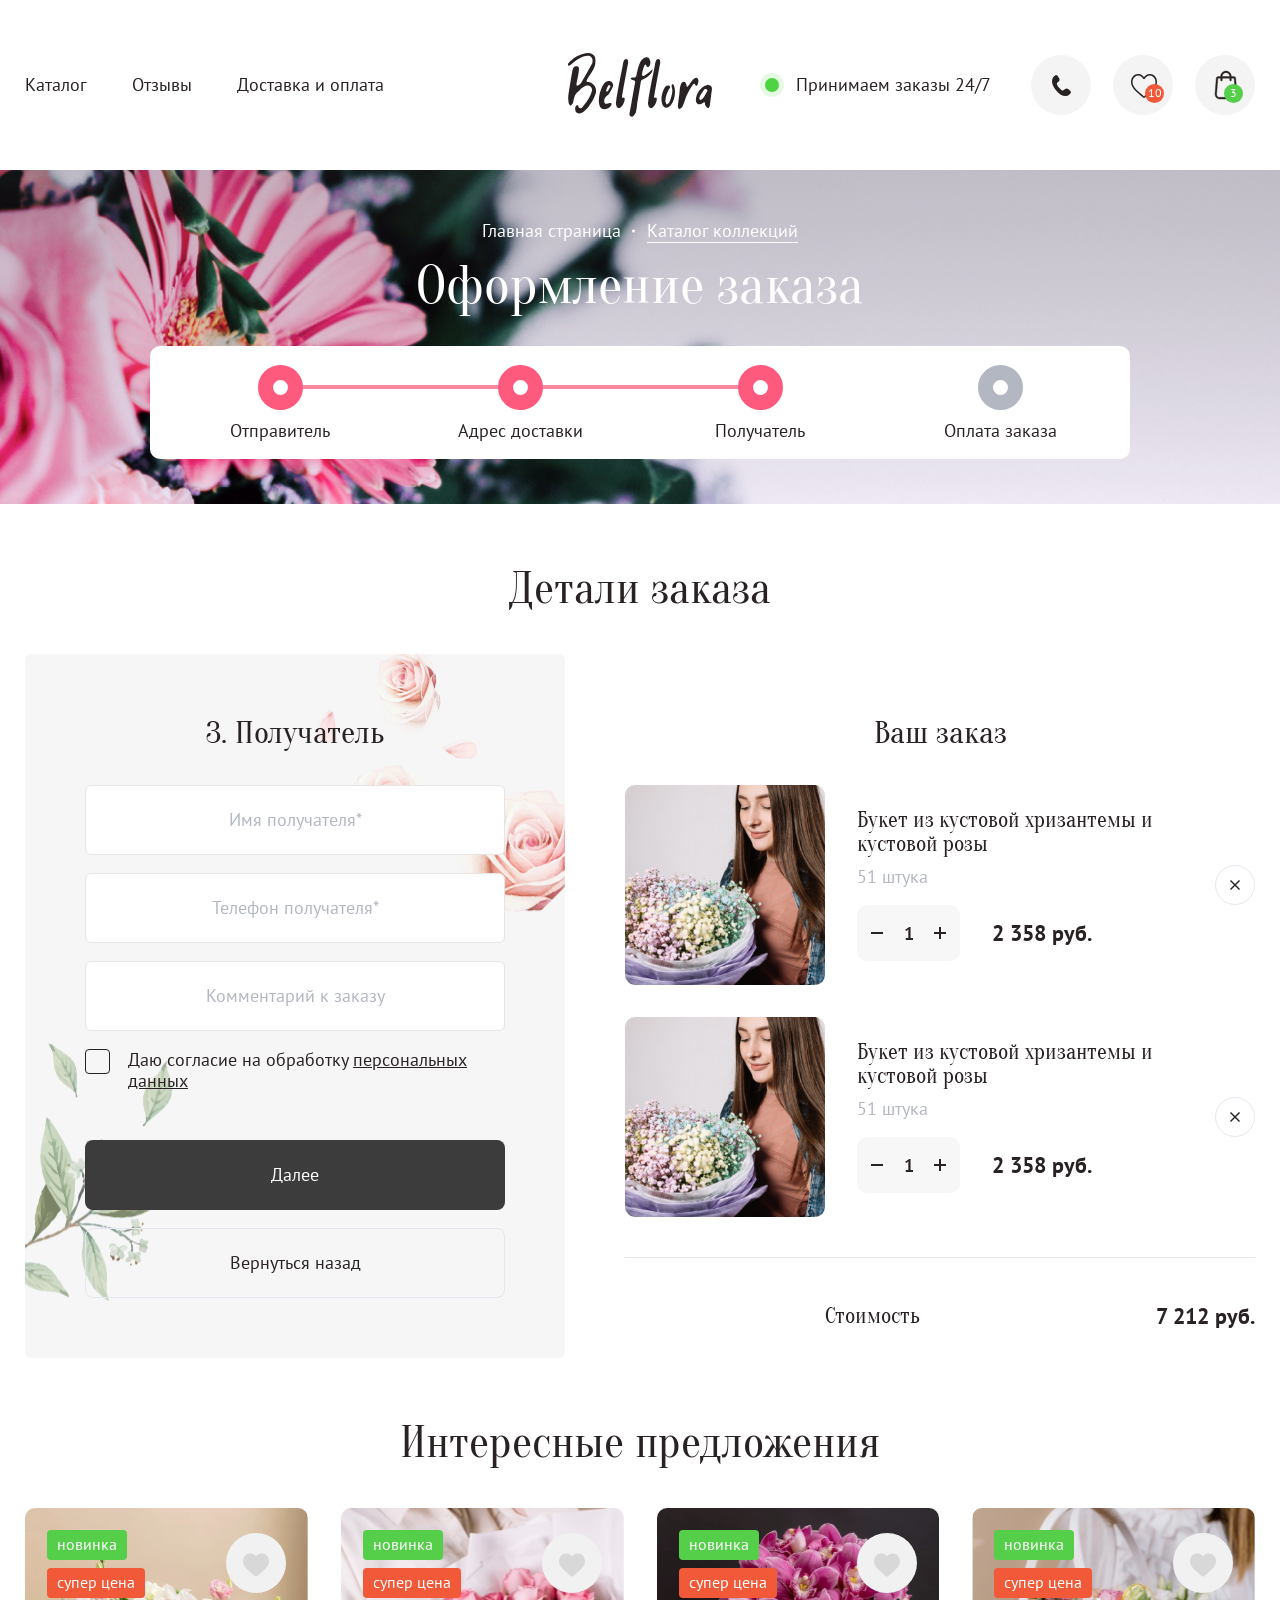
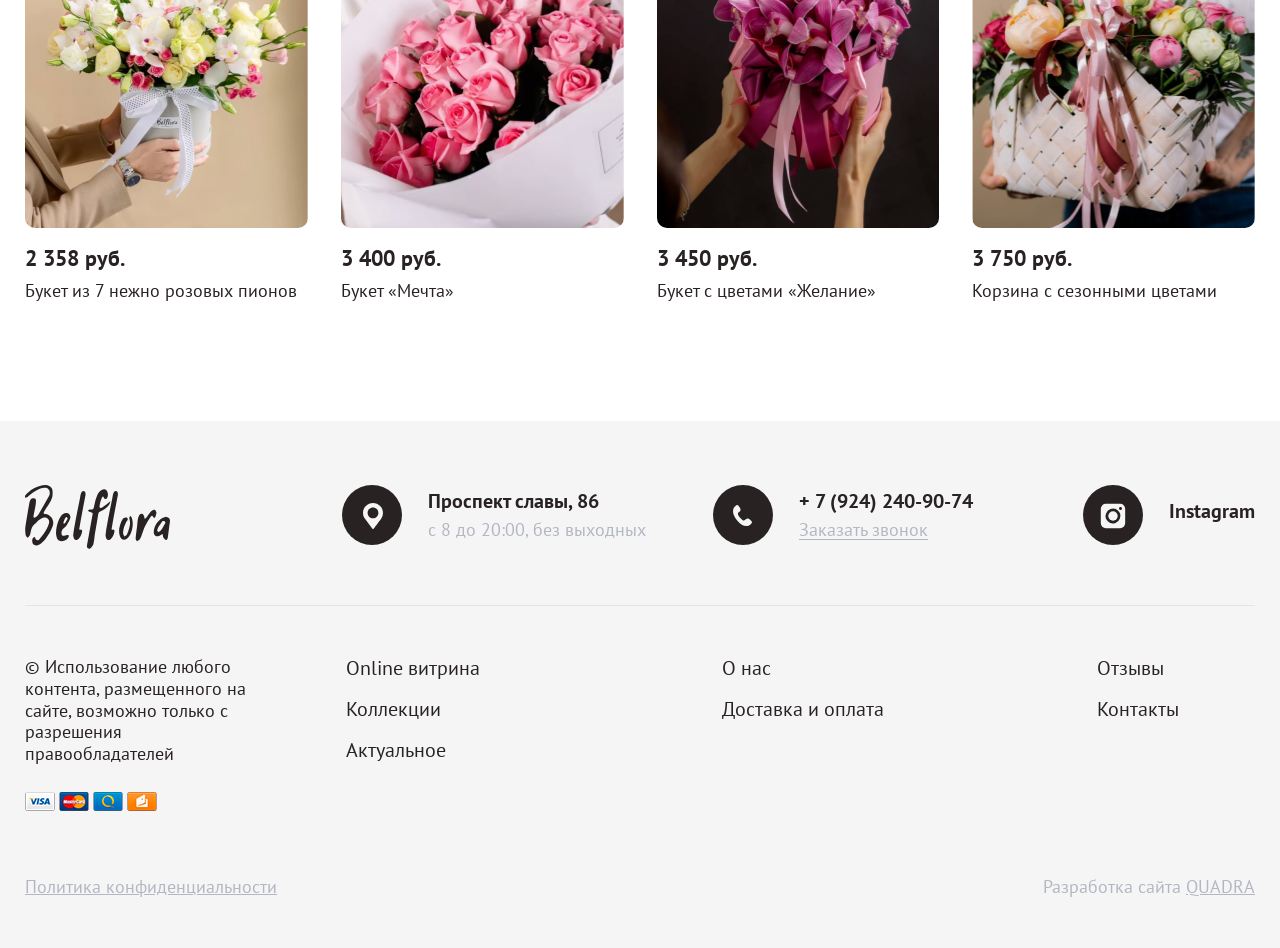
<file: step-3.html>
<!DOCTYPE html>
<html class="no-js" lang="ru">
  <head>
    <meta charset="utf-8">
    <meta name="viewport" content="width=device-width, initial-scale=1.0, maximum-scale=1.0">
    <meta name="format-detection" content="telephone=no">
    <title>О нас говорят :: Frontend pack</title>
    <!--
    link(rel="apple-touch-icon" sizes="180x180" href="assets/apple-touch-icon.png")
    link(rel="icon" type="image/png" sizes="32x32" href="assets/favicon-32x32.png")
    link(rel="icon" type="image/png" sizes="16x16" href="assets/favicon-16x16.png")
    link(rel="manifest" href="assets/site.webmanifest")
    link(rel="mask-icon" href="assets/safari-pinned-tab.svg" color="#ffffff")
    link(rel="shortcut icon" href="assets/favicon.ico")
    meta(name="msapplication-TileColor" content="#ffffff")
    meta(name="msapplication-config" content="assets/browserconfig.xml")
    meta(name="theme-color" content="#ffffff")
    
    -->
    <meta name="description" content="Description">
    <meta property="og:url" content="https://">
    <meta property="og:type" content="website">
    <meta property="og:title" content="title">
    <meta property="twitter:title" content="title">
    <meta property="og:description" content="description">
    <meta property="twitter:description" content="description">
    <meta property="og:image" content="assets/share.png">
    <link href="https://fonts.googleapis.com/css2?family=Oranienbaum&amp;display=swap" rel="stylesheet">
    <link href="https://fonts.googleapis.com/css2?family=Oranienbaum&amp;family=PT+Sans:wght@400;700&amp;display=swap" rel="stylesheet">
    <link rel="stylesheet" href="./assets/css/common.css">
    <script src="https://polyfill.io/v3/polyfill.min.js?features=default"></script>
  </head>
  <body class="body">
    <div class="header">
      <div class="container">
        <div class="header__wrap"> 
          <div class="mobile-search"> 
            <div class="search search-main"> 
              <button class="circle__button search__btn -js-searchopen">
                    <svg class="svgsprite _search">
                      <use xlink:href="assets/img/sprites/svgsprites.svg#search"></use>
                    </svg>
              </button>
              <input class="search__input" type="text" placeholder="Поиск...">
              <button class="search__close -js-searchclose">
                    <svg class="svgsprite _close">
                      <use xlink:href="assets/img/sprites/svgsprites.svg#close"></use>
                    </svg>
              </button>
            </div>
          </div>
          <nav class="nav header__nav"><a class="nav__link" href="catalog.html">Каталог</a><a class="nav__link" href="reports.html">Отзывы</a><a class="nav__link" href="pay.html">Доставка и оплата</a></nav><a class="header__logo" href="index.html"> <img src="./assets/img/logo.svg" alt=""></a>
          <div class="header__info">
            <div class="work-time">Принимаем заказы 24/7</div>
            <div class="header__buttons">
              <button class="circle__button circle__button--phone">
                    <svg class="svgsprite _phone">
                      <use xlink:href="assets/img/sprites/svgsprites.svg#phone"></use>
                    </svg>
                <div class="tooltip --mright">
                  <div class="contact contact--margin">
                    <p class="text-title">+ 7 (924) 240-90-74</p><a class="grey-description" href="#">Заказать звонок </a>
                  </div>
                  <div class="contact contact--margin">
                    <p class="text-title">Проспект славы, 86</p>
                    <div class="grey-description" href="#">с 8 до 20:00, без выходных</div>
                  </div><a class="contact contact--social">
                    <div class="circle__button circle__button--inst --black">
                          <svg class="svgsprite _inst">
                            <use xlink:href="assets/img/sprites/svgsprites.svg#inst"></use>
                          </svg>
                    </div>
                    <p class="text-title">Instagram</p></a>
                </div>
              </button><a class="circle__button" href="#">
                    <svg class="svgsprite _heart">
                      <use xlink:href="assets/img/sprites/svgsprites.svg#heart"></use>
                    </svg>
                <div class="feature__number">10</div></a>
              <button class="circle__button circle__button--basket -js-fadeinbasket" href="#">
                    <svg class="svgsprite _basket">
                      <use xlink:href="assets/img/sprites/svgsprites.svg#basket"></use>
                    </svg>
                <div class="basket__number">3</div>
              </button>
            </div>
          </div>
        </div>
      </div>
    </div>
    <div class="mobile-menu"> 
      <div class="conatiner"> 
        <nav class="mobile-menu__nav">
          <div class="accardeon"> 
            <div class="accardeon__item"> 
              <div class="accardeon__main">Каталог букетов</div>
              <div class="accardeon__drop">
                <div class="mobile-menu__link"> <a class="nav__link" href="#">Сыылка</a></div>
                <div class="mobile-menu__link"> <a class="nav__link" href="#">Сыылка</a></div>
              </div>
            </div>
            <div class="accardeon__item"> 
              <div class="accardeon__main">Подарки</div>
              <div class="accardeon__drop">
                <div class="mobile-menu__link"> <a class="nav__link" href="#">Сыылка</a></div>
                <div class="mobile-menu__link"> <a class="nav__link" href="#">Сыылка</a></div>
              </div>
            </div>
            <div class="mobile-menu__link"> <a class="nav__link" href="#">О нас</a></div>
            <div class="mobile-menu__link"> <a class="nav__link" href="#">Оплата и доставка</a></div>
            <div class="mobile-menu__link"> <a class="nav__link" href="#">Отзывы</a></div>
            <div class="mobile-menu__link"> <a class="nav__link" href="#">Контакты</a></div>
          </div>
        </nav>
        <div class="mobile-menu__contacts">
          <div class="footer__contact">
            <div class="footer__circle">
                  <svg class="svgsprite _marker">
                    <use xlink:href="assets/img/sprites/svgsprites.svg#marker"></use>
                  </svg>
            </div>
            <div class="contact">
              <p class="text-title">Проспект славы, 86</p>
              <div class="grey-description">с 8 до 20:00, без выходных</div>
            </div>
          </div>
          <div class="footer__contact">
            <div class="footer__circle">
                  <svg class="svgsprite _phone-footer">
                    <use xlink:href="assets/img/sprites/svgsprites.svg#phone-footer"></use>
                  </svg>
            </div>
            <div class="contact">
              <p class="text-title">+ 7 (924) 240-90-74</p><a class="grey-description" href="#">Заказать звонок </a>
            </div>
          </div>
          <div class="footer__contact">
            <div class="footer__circle">
                  <svg class="svgsprite _inst">
                    <use xlink:href="assets/img/sprites/svgsprites.svg#inst"></use>
                  </svg>
            </div>
            <div class="contact">
              <p class="text-title">Instagram</p>
            </div>
          </div>
        </div>
      </div>
    </div>
    <div class="content">
      <section class="main-banner --background-2">
        <div class="container">
              <div class="crumbs --white --center crumbs--mainbanner"><a class="crumbs__link" href="#">Главная страница</a><a class="crumbs__link" href="#">Каталог коллекций</a>
              </div>
          <h1 class="main-banner__title --white">Оформление заказа</h1>
          <div class="main-banner__steps main-banner__steps--desktop">
            <div class="main-banner__step active">
              <div class="main-banner__step-circle"></div>
              <div class="main-banner__step-text">Отправитель</div>
            </div>
            <div class="main-banner__step active">
              <div class="main-banner__step-circle"></div>
              <div class="main-banner__step-text">Адрес доставки</div>
            </div>
            <div class="main-banner__step active">
              <div class="main-banner__step-circle"></div>
              <div class="main-banner__step-text">Получатель</div>
            </div>
            <div class="main-banner__step">
              <div class="main-banner__step-circle"></div>
              <div class="main-banner__step-text">Оплата заказа</div>
            </div>
          </div>
        </div>
      </section>
      <section class="steps-section"> 
        <div class="container">
          <h2 class="step__title">Детали заказа</h2>
          <div class="main-banner__steps main-banner__steps--mobile">
            <div class="main-banner__step active">
              <div class="main-banner__step-circle"></div>
              <div class="main-banner__step-text">Отправитель</div>
            </div>
            <div class="main-banner__step active">
              <div class="main-banner__step-circle"></div>
              <div class="main-banner__step-text">Адрес</div>
            </div>
            <div class="main-banner__step active">
              <div class="main-banner__step-circle"></div>
              <div class="main-banner__step-text">Получатель</div>
            </div>
            <div class="main-banner__step">
              <div class="main-banner__step-circle"></div>
              <div class="main-banner__step-text">Оплата</div>
            </div>
          </div>
          <div class="steps__list"> 
                <form class="form">
                  <h4 class="form__title">3. Получатель</h4>
                      <div class="form__block">
                        <input class="form__input" type="text" placeholder="Имя получателя*">
                        <div class="form__error">Неверное имя</div>
                      </div>
                      <div class="form__block">
                        <input class="form__input" type="tel" placeholder="Телефон получателя*">
                        <div class="form__error">Неверный тулефон</div>
                      </div>
                      <div class="form__block">
                        <input class="form__input" type="text" placeholder="Комментарий к заказу">
                        <div class="form__error">Неверный комментарий</div>
                      </div>
                      <label class="checkbox form__checkbox">
                        <input class="hidden" type="checkbox"><span class="checkbox__ico"></span>
                        <p class="checkbox__text"> <span>Даю согласие на обработку</span>&nbsp;<a href="#">персональных данных</a></p>
                      </label>
                  <div class="form__buttons"> 
                    <button class="button --dark --big form__buttom">Далее</button><a class="button --white --big form__buttom" href="#"> Вернуться назад</a>
                  </div>
                </form>
            <div class="steps__basket">
              <h4 class="steps__basket-title">Ваш заказ</h4>
                  <div class="basket-cart">
                    <div class="basket__left">
                      <div class="basket-cart__pic"> <img src="./assets/img/carts/6.png"></div>
                      <div class="basket-cart__info">
                        <h5 class="basket-cart__title">Букет из кустовой хризантемы и кустовой розы</h5>
                        <p class="text-grey basket-cart__text">51 штука</p>
                        <div class="basket-cart__amount">
                              <div class="counter"> 
                                <div class="counter__minus">
                                      <svg class="svgsprite _minus">
                                        <use xlink:href="assets/img/sprites/svgsprites.svg#minus"></use>
                                      </svg>
                                </div>
                                <input class="counter__input" type="text" disabled value="1">
                                <div class="counter__plus">
                                      <svg class="svgsprite _plus">
                                        <use xlink:href="assets/img/sprites/svgsprites.svg#plus"></use>
                                      </svg>
                                </div>
                              </div>
                          <div class="basket-cart__summ summ">2 358 руб.</div>
                        </div>
                      </div>
                    </div>
                    <div class="basket__right">
                      <div class="basket-cart__close">
                            <svg class="svgsprite _close-small">
                              <use xlink:href="assets/img/sprites/svgsprites.svg#close-small"></use>
                            </svg>
                      </div>
                    </div>
                  </div>
                  <div class="basket-cart">
                    <div class="basket__left">
                      <div class="basket-cart__pic"> <img src="./assets/img/carts/6.png"></div>
                      <div class="basket-cart__info">
                        <h5 class="basket-cart__title">Букет из кустовой хризантемы и кустовой розы</h5>
                        <p class="text-grey basket-cart__text">51 штука</p>
                        <div class="basket-cart__amount">
                              <div class="counter"> 
                                <div class="counter__minus">
                                      <svg class="svgsprite _minus">
                                        <use xlink:href="assets/img/sprites/svgsprites.svg#minus"></use>
                                      </svg>
                                </div>
                                <input class="counter__input" type="text" disabled value="1">
                                <div class="counter__plus">
                                      <svg class="svgsprite _plus">
                                        <use xlink:href="assets/img/sprites/svgsprites.svg#plus"></use>
                                      </svg>
                                </div>
                              </div>
                          <div class="basket-cart__summ summ">2 358 руб.</div>
                        </div>
                      </div>
                    </div>
                    <div class="basket__right">
                      <div class="basket-cart__close">
                            <svg class="svgsprite _close-small">
                              <use xlink:href="assets/img/sprites/svgsprites.svg#close-small"></use>
                            </svg>
                      </div>
                    </div>
                  </div>
              <div class="basket__bottom-wrap">
                <div class="basket__price price"> 
                  <div class="price-wrap">
                    <div class="prce__item"> 
                      <h5>Стоимость </h5>
                      <div class="price__number summ"> 7 212 руб.</div>
                    </div>
                  </div>
                </div>
              </div>
            </div>
          </div>
        </div>
      </section>
      <section class="offers-section"> 
        <div class="container">
          <h2>Интересные предложения</h2>
          <div class="carts__wrap carts-list carts-list-4">
                <div class="cart">
                  <div class="cart__top">
                    <div class="cart__pic">
                      <div class="cart__pic-img lazy" data-src="./assets/img/carts/1.png"></div>
                    </div>
                    <div class="tags">
                      <div class="tag --green">новинка</div>
                      <div class="tag --orange">супер цена</div>
                    </div>
                    <div class="cart__buttons">
                      <button class="button --dark -js-fadebuttons">В корзину</button><a class="button --grey" href="#">Смотреть букет</a>
                    </div>
                    <button class="cart__like">
                          <svg class="svgsprite _heart-full">
                            <use xlink:href="assets/img/sprites/svgsprites.svg#heart-full"></use>
                          </svg>
                    </button>
                  </div>
                  <div class="cart__bottom">
                    <div class="cart__title">2 358 руб.</div>
                    <div class="cart__text">Букет из 7 нежно розовых пионов</div>
                  </div>
                </div>
                <div class="cart">
                  <div class="cart__top">
                    <div class="cart__pic">
                      <div class="cart__pic-img lazy" data-src="./assets/img/carts/2.png"></div>
                    </div>
                    <div class="tags">
                      <div class="tag --green">новинка</div>
                      <div class="tag --orange">супер цена</div>
                    </div>
                    <div class="cart__buttons">
                      <button class="button --dark -js-fadebuttons">В корзину</button><a class="button --grey" href="#">Смотреть букет</a>
                    </div>
                    <button class="cart__like">
                          <svg class="svgsprite _heart-full">
                            <use xlink:href="assets/img/sprites/svgsprites.svg#heart-full"></use>
                          </svg>
                    </button>
                  </div>
                  <div class="cart__bottom">
                    <div class="cart__title">3 400 руб.</div>
                    <div class="cart__text">Букет «Мечта»</div>
                  </div>
                </div>
                <div class="cart">
                  <div class="cart__top">
                    <div class="cart__pic">
                      <div class="cart__pic-img lazy" data-src="./assets/img/carts/3.png"></div>
                    </div>
                    <div class="tags">
                      <div class="tag --green">новинка</div>
                      <div class="tag --orange">супер цена</div>
                    </div>
                    <div class="cart__buttons">
                      <button class="button --dark -js-fadebuttons">В корзину</button><a class="button --grey" href="#">Смотреть букет</a>
                    </div>
                    <button class="cart__like">
                          <svg class="svgsprite _heart-full">
                            <use xlink:href="assets/img/sprites/svgsprites.svg#heart-full"></use>
                          </svg>
                    </button>
                  </div>
                  <div class="cart__bottom">
                    <div class="cart__title">3 450 руб.</div>
                    <div class="cart__text">Букет с цветами «Желание»</div>
                  </div>
                </div>
                <div class="cart">
                  <div class="cart__top">
                    <div class="cart__pic">
                      <div class="cart__pic-img lazy" data-src="./assets/img/carts/4.png"></div>
                    </div>
                    <div class="tags">
                      <div class="tag --green">новинка</div>
                      <div class="tag --orange">супер цена</div>
                    </div>
                    <div class="cart__buttons">
                      <button class="button --dark -js-fadebuttons">В корзину</button><a class="button --grey" href="#">Смотреть букет</a>
                    </div>
                    <button class="cart__like">
                          <svg class="svgsprite _heart-full">
                            <use xlink:href="assets/img/sprites/svgsprites.svg#heart-full"></use>
                          </svg>
                    </button>
                  </div>
                  <div class="cart__bottom">
                    <div class="cart__title">3 750 руб.</div>
                    <div class="cart__text">Корзина с сезонными цветами</div>
                  </div>
                </div>
          </div>
        </div>
      </section>
    </div>
    <footer class="footer">
      <div class="container">
        <div class="footer__top">
          <div class="footer__item">
            <div class="footer__logo"><img src="./assets/img/logo.svg" alt=""></div>
          </div>
          <div class="footer__item">
            <div class="footer__contact">
              <div class="footer__circle">
                    <svg class="svgsprite _marker">
                      <use xlink:href="assets/img/sprites/svgsprites.svg#marker"></use>
                    </svg>
              </div>
              <div class="contact">
                <p class="text-title">Проспект славы, 86</p>
                <div class="grey-description">с 8 до 20:00, без выходных</div>
              </div>
            </div>
          </div>
          <div class="footer__item">
            <div class="footer__contact">
              <div class="footer__circle">
                    <svg class="svgsprite _phone-footer">
                      <use xlink:href="assets/img/sprites/svgsprites.svg#phone-footer"></use>
                    </svg>
              </div>
              <div class="contact">
                <p class="text-title">+ 7 (924) 240-90-74</p><a class="grey-description" href="#">Заказать звонок </a>
              </div>
            </div>
          </div>
          <div class="footer__item">
            <div class="footer__contact">
              <div class="footer__circle">
                    <svg class="svgsprite _inst">
                      <use xlink:href="assets/img/sprites/svgsprites.svg#inst"></use>
                    </svg>
              </div>
              <div class="contact">
                <p class="text-title">Instagram</p>
              </div>
            </div>
          </div>
        </div>
        <div class="footer__center">
          <div class="footer__item">
            <p class="copyright">© Использование любого контента, размещенного на сайте, возможно только с разрешения правообладателей</p><img class="pay-img" src="./assets/img/payments.png" alt="">
          </div>
          <div class="footer__item">
            <div class="footer__link"><a class="link" href="#">Online витрина</a></div>
            <div class="footer__link"><a class="link" href="#">Коллекции</a></div>
            <div class="footer__link"><a class="link" href="#">Актуальное</a></div>
          </div>
          <div class="footer__item">
            <div class="footer__link"><a class="link" href="#">О нас</a></div>
            <div class="footer__link"><a class="link" href="#">Доставка и оплата</a></div>
          </div>
          <div class="footer__item">
            <div class="footer__link"><a class="link" href="#">Отзывы</a></div>
            <div class="footer__link"> <a class="link" href="#">Контакты</a></div>
          </div>
        </div>
        <div class="footer__bottom">
          <p> <a href="#"> Политика конфиденциальности</a></p>
          <p>
             Разработка сайта <a href="#">QUADRA </a></p>
        </div>
      </div>
    </footer>
    <footer class="mobile-footer">
      <div class="container"> 
        <div class="accardeon"> 
          <div class="accardeon__item">
            <div class="accardeon__main">Контактная информация</div>
            <div class="accardeon__drop">
              <div class="footer__contact">
                <div class="footer__circle">
                      <svg class="svgsprite _marker">
                        <use xlink:href="assets/img/sprites/svgsprites.svg#marker"></use>
                      </svg>
                </div>
                <div class="contact">
                  <p class="text-title">Проспект славы, 86</p>
                  <div class="grey-description">с 8 до 20:00, без выходных</div>
                </div>
              </div>
              <div class="footer__contact">
                <div class="footer__circle">
                      <svg class="svgsprite _phone-footer">
                        <use xlink:href="assets/img/sprites/svgsprites.svg#phone-footer"></use>
                      </svg>
                </div>
                <div class="contact">
                  <p class="text-title">+ 7 (924) 240-90-74</p><a class="grey-description" href="#">Заказать звонок </a>
                </div>
              </div>
              <div class="footer__contact">
                <div class="footer__circle">
                      <svg class="svgsprite _inst">
                        <use xlink:href="assets/img/sprites/svgsprites.svg#inst"></use>
                      </svg>
                </div>
                <div class="contact">
                  <p class="text-title">Instagram</p>
                </div>
              </div>
            </div>
          </div>
          <div class="accardeon__item">
            <div class="accardeon__main">Основные разделы</div>
            <div class="accardeon__drop">
              <div class="footer__link"><a class="link" href="#">Online витрина</a></div>
              <div class="footer__link"><a class="link" href="#">Коллекции</a></div>
              <div class="footer__link"><a class="link" href="#">Актуальное</a></div>
              <div class="footer__link"><a class="link" href="#">Доставка и оплата</a></div>
            </div>
          </div>
          <div class="accardeon__item">
            <div class="accardeon__main">Информация о компании</div>
            <div class="accardeon__drop">
              <div class="footer__link"><a class="link" href="#">О нас</a></div>
              <div class="footer__link"><a class="link" href="#">Отзывы</a></div>
              <div class="footer__link"> <a class="link" href="#">Контакты</a></div>
            </div>
          </div>
          <div class="accardeon__item">
            <div class="accardeon__main">Способы оплаты</div>
            <div class="accardeon__drop"><img class="pay-img" src="./assets/img/payments.png" alt=""></div>
          </div>
        </div>
        <p class="copyright">© Использование любого контента, размещенного на сайте, возможно только с разрешения правообладателей</p>
        <div class="footer__bottom">
          <p> <a href="#"> Политика конфиденциальности</a></p>
          <p>
             Разработка сайта <a href="#">QUADRA </a></p>
        </div>
      </div>
    </footer>
    <div class="basket">
      <div class="basket__bg -js-fadeoutbasket"></div>
      <form class="basket__wrap">
        <div class="basket__top">
          <div class="basket__header">
            <h2>Ваша корзина</h2>
            <button class="basket__close -js-fadeoutbasket">
                  <svg class="svgsprite _close">
                    <use xlink:href="assets/img/sprites/svgsprites.svg#close"></use>
                  </svg>
            </button>
          </div>
          <div class="basket__body"> 
                <div class="basket-cart">
                  <div class="basket__left">
                    <div class="basket-cart__pic"> <img src="./assets/img/carts/6.png"></div>
                    <div class="basket-cart__info">
                      <h5 class="basket-cart__title">Букет из кустовой хризантемы и кустовой розы</h5>
                      <p class="text-grey basket-cart__text">51 штука</p>
                      <div class="basket-cart__amount">
                            <div class="counter"> 
                              <div class="counter__minus">
                                    <svg class="svgsprite _minus">
                                      <use xlink:href="assets/img/sprites/svgsprites.svg#minus"></use>
                                    </svg>
                              </div>
                              <input class="counter__input" type="text" disabled value="1">
                              <div class="counter__plus">
                                    <svg class="svgsprite _plus">
                                      <use xlink:href="assets/img/sprites/svgsprites.svg#plus"></use>
                                    </svg>
                              </div>
                            </div>
                        <div class="basket-cart__summ summ">2 358 руб.</div>
                      </div>
                    </div>
                  </div>
                  <div class="basket__right">
                    <div class="basket-cart__close">
                          <svg class="svgsprite _close-small">
                            <use xlink:href="assets/img/sprites/svgsprites.svg#close-small"></use>
                          </svg>
                    </div>
                  </div>
                </div>
          </div>
        </div>
        <div class="basket__bottom">  
          <div class="basket__set"> 
            <p>Добавить набор для продления жизни сразенных цветов?</p>
            <div class="basket__radios">
              <label class="basket__radio">
                <input class="hidden" type="radio" name="set" checked>
                <div class="basket__radio-button">Да</div>
              </label>
              <label class="basket__radio">
                <input class="hidden" type="radio" name="set">
                <div class="basket__radio-button">Нет</div>
              </label>
            </div>
          </div>
          <div class="basket__bottom-wrap">
            <div class="basket__price price"> 
              <div class="price-wrap">
                <div class="prce__item"> 
                  <h5>Стоимость </h5>
                  <div class="price__number summ"> 7 212 руб.</div>
                </div>
              </div>
              <div class="price-wrap">
                <div class="prce__item"> 
                  <h5>Cкидка </h5>
                  <div class="price__number summ"> 0 руб.</div>
                </div>
              </div>
            </div>
            <div class="basket__buttons"> <a class="basket__button button --dark --big" href="#">Оформить заказ</a>
              <button class="basket__button basket__button--close button --white --big -js-fadeoutbasket">Продолжить покупки</button>
            </div>
          </div>
        </div>
      </form>
    </div>
    <div class="mobile-bar">
      <div class="mobile-bar__item">
        <button class="mobile-bar__btn mobile-bar__btn--open -js-fadeoutbasket -js-fadeinmenu">
          <div class="mobile-bar__ico">
                <svg class="svgsprite _burger">
                  <use xlink:href="assets/img/sprites/svgsprites.svg#burger"></use>
                </svg>
          </div>
          <div class="mobile-bar__text">Меню</div>
        </button>
        <button class="mobile-bar__close -js-fadeoutmenu">
          <div class="mobile-bar__ico">
                <svg class="svgsprite _close">
                  <use xlink:href="assets/img/sprites/svgsprites.svg#close"></use>
                </svg>
          </div>
          <div class="mobile-bar__text">Закрыть</div>
        </button>
      </div>
      <div class="mobile-bar__item">
        <button class="mobile-bar__btn mobile-bar__btn--open -js-fadeinbasket -js-fadeoutmenu">
          <div class="mobile-bar__ico">
                <svg class="svgsprite _mobile-basket">
                  <use xlink:href="assets/img/sprites/svgsprites.svg#mobile-basket"></use>
                </svg>
          </div>
          <div class="mobile-bar__text">Корзина</div>
        </button>
        <button class="mobile-bar__close -js-fadeoutbasket"> 
          <div class="mobile-bar__ico">
                <svg class="svgsprite _close">
                  <use xlink:href="assets/img/sprites/svgsprites.svg#close"></use>
                </svg>
          </div>
          <div class="mobile-bar__text">Закрыть</div>
        </button>
      </div>
      <div class="mobile-bar__item">
        <!-- навесть .active если надо активной сделать, на странице избранное--><a class="mobile-bar__btn mobile-bar__btn--link" href="#"> 
          <div class="mobile-bar__ico">
                <svg class="svgsprite _feature">
                  <use xlink:href="assets/img/sprites/svgsprites.svg#feature"></use>
                </svg>
          </div>
          <div class="mobile-bar__text">Избранное</div></a>
      </div>
    </div>
    <script src="https://code.jquery.com/jquery-3.6.0.slim.min.js"></script>
    <script src="assets/js/vendors~main.bundle.js"></script>
    <script src="https://api-maps.yandex.ru/2.1/?apikey=1553c677-16fe-4d87-838c-fd3f2e9a8e63&amp;lang=ru_RU" type="text/javascript"></script>
    <script src="assets/js/main.bundle.js?v=1.2.3"></script>
  </body>
</html>
</file>
<file: assets/css/common.css>
@charset "UTF-8";

/* Main Colors */

/* Fonts */

/*container*/

/*styles*/

/* custom-reset.css | 27.08.2018 | https://yurch-html.github.io/dist/custom-reset.html */

*,
*:before,
*:after {
  box-sizing: border-box;
  position: relative;
}

html {
  height: 100%;
}

body {
  display: flex;
  flex-direction: column;
  min-height: 100%;
  margin: 0;
  background-color: #fff;
  line-height: 1;
  text-rendering: optimizeLegibility;
  text-decoration-skip: objects;
  -webkit-text-size-adjust: 100%;
  -webkit-font-smoothing: antialiased;
  -webkit-tap-highlight-color: transparent;
}

:focus {
  outline: none;
}

p,
dd,
dl,
figure,
blockquote {
  margin: 0;
}

blockquote,
q {
  quotes: none;
}

ul,
ol {
  padding: 0;
  margin: 0;
  list-style-type: none;
}

table {
  border-collapse: collapse;
  border-spacing: 0;
}

th {
  font-weight: inherit;
}

h1,
h2,
h3,
h4,
h5,
h6 {
  margin: 0;
  font-size: inherit;
  font-weight: inherit;
}

audio,
video {
  display: block;
}

img {
  display: block;
  border: none;
  max-width: 100%;
}

iframe {
  border: none;
}

pre,
code,
kbd,
samp {
  font-family: monospace, monospace;
  font-size: inherit;
}

a {
  background-color: transparent;
  text-decoration: none;
  color: inherit;
}

abbr {
  border: none;
  text-decoration: none;
}

b,
strong {
  font-weight: inherit;
}

i,
em {
  font-style: inherit;
}

dfn {
  font-style: inherit;
}

mark {
  background-color: transparent;
  color: inherit;
}

small {
  font-size: inherit;
}

sub,
sup {
  position: relative;
  vertical-align: baseline;
  font-size: inherit;
  line-height: 0;
}

sub {
  bottom: -.25em;
}

sup {
  top: -.5em;
}

button,
input,
optgroup,
select,
textarea {
  padding: 0;
  margin: 0;
  border: none;
  border-radius: 0;
  box-shadow: none;
  background-color: transparent;
  font: inherit;
  color: inherit;
  letter-spacing: inherit;
}

button,
input {
  overflow: visible;
}

button,
select {
  text-align: left;
  text-transform: none;
}

button,
[type='button'],
[type='reset'],
[type='submit'] {
  cursor: pointer;
  -webkit-appearance: none;
}

textarea {
  resize: none;
  overflow-y: auto;
  overflow-x: hidden;
}

button::-moz-focus-inner,
[type='button']::-moz-focus-inner,
[type='reset']::-moz-focus-inner,
[type='submit']::-moz-focus-inner {
  border: none;
  padding: 0;
}

button:-moz-focusring,
[type='button']:-moz-focusring,
[type='reset']:-moz-focusring,
[type='submit']:-moz-focusring {
  outline: none;
}

[type='number'] {
  -moz-appearance: textfield;
}

[type='number']::-webkit-inner-spin-button,
[type='number']::-webkit-outer-spin-button {
  height: auto;
  -webkit-appearance: none;
  margin: 0;
}

[type='search']::-webkit-search-decoration {
  -webkit-appearance: none;
}

[type='search'] {
  outline: none;
}

::-webkit-file-upload-button {
  -webkit-appearance: button;
  font: inherit;
}

fieldset {
  padding: 0;
  margin: 0;
  border: none;
}

legend {
  display: block;
  padding: 0;
  white-space: normal;
}

select {
  -webkit-appearance: none;
  -moz-appearance: none;
  appearance: none;
}

select::-ms-expand {
  display: none;
}

::placeholder {
  color: inherit;
  opacity: 1;
  transition: opacity .3s;
}

::-webkit-input-placeholder {
  color: inherit;
  opacity: 1;
  transition: opacity .3s;
}

:-moz-placeholder {
  color: inherit;
  opacity: 1;
  transition: opacity .3s;
}

:-ms-input-placeholder {
  color: inherit;
  opacity: 1;
  transition: opacity .3s;
}

:focus::placeholder {
  opacity: 0;
}

:focus::-webkit-input-placeholder {
  opacity: 0;
}

:focus::-moz-placeholder {
  opacity: 0;
}

:focus:-ms-input-placeholder {
  opacity: 0;
}

svg {
  display: block;
  fill: currentColor;
}

[hidden] {
  display: none;
}

:disabled,
.disabled {
  cursor: not-allowed;
}

::-ms-clear {
  display: none;
}

:-webkit-autofill {
  box-shadow: 0 0 100px #fff inset;
  -webkit-text-fill-color: currentColor;
}

::selection {
  color: #fff;
  background-color: #1D0D0B;
}

.clearfix:after {
  content: '';
  display: block;
  clear: both;
}

.visually-hidden {
  position: absolute;
  z-index: -1;
  width: 0;
  height: 0;
  padding: 0;
  margin: 0;
  border: none;
  overflow: hidden;
}

.cover-pic,
.contain-pic {
  position: absolute;
  top: 0;
  left: 0;
  width: 100%;
  height: 100%;
}

.cover-pic {
  object-fit: cover;
}

.contain-pic {
  object-fit: contain;
}

.footer {
  margin-top: auto;
}

@font-face {
  font-family: 'swiper-icons';
  src: url("data:application/font-woff;charset=utf-8;base64, [base64]//wADZ2x5ZgAAAywAAADMAAAD2MHtryVoZWFkAAABbAAAADAAAAA2E2+eoWhoZWEAAAGcAAAAHwAAACQC9gDzaG10eAAAAigAAAAZAAAArgJkABFsb2NhAAAC0AAAAFoAAABaFQAUGG1heHAAAAG8AAAAHwAAACAAcABAbmFtZQAAA/gAAAE5AAACXvFdBwlwb3N0AAAFNAAAAGIAAACE5s74hXjaY2BkYGAAYpf5Hu/j+W2+MnAzMYDAzaX6QjD6/4//Bxj5GA8AuRwMYGkAPywL13jaY2BkYGA88P8Agx4j+/8fQDYfA1AEBWgDAIB2BOoAeNpjYGRgYNBh4GdgYgABEMnIABJzYNADCQAACWgAsQB42mNgYfzCOIGBlYGB0YcxjYGBwR1Kf2WQZGhhYGBiYGVmgAFGBiQQkOaawtDAoMBQxXjg/wEGPcYDDA4wNUA2CCgwsAAAO4EL6gAAeNpj2M0gyAACqxgGNWBkZ2D4/wMA+xkDdgAAAHjaY2BgYGaAYBkGRgYQiAHyGMF8FgYHIM3DwMHABGQrMOgyWDLEM1T9/w8UBfEMgLzE////P/5//f/V/xv+r4eaAAeMbAxwIUYmIMHEgKYAYjUcsDAwsLKxc3BycfPw8jEQA/[base64]/uznmfPFBNODM2K7MTQ45YEAZqGP81AmGGcF3iPqOop0r1SPTaTbVkfUe4HXj97wYE+yNwWYxwWu4v1ugWHgo3S1XdZEVqWM7ET0cfnLGxWfkgR42o2PvWrDMBSFj/IHLaF0zKjRgdiVMwScNRAoWUoH78Y2icB/yIY09An6AH2Bdu/UB+yxopYshQiEvnvu0dURgDt8QeC8PDw7Fpji3fEA4z/PEJ6YOB5hKh4dj3EvXhxPqH/SKUY3rJ7srZ4FZnh1PMAtPhwP6fl2PMJMPDgeQ4rY8YT6Gzao0eAEA409DuggmTnFnOcSCiEiLMgxCiTI6Cq5DZUd3Qmp10vO0LaLTd2cjN4fOumlc7lUYbSQcZFkutRG7g6JKZKy0RmdLY680CDnEJ+UMkpFFe1RN7nxdVpXrC4aTtnaurOnYercZg2YVmLN/d/gczfEimrE/fs/bOuq29Zmn8tloORaXgZgGa78yO9/cnXm2BpaGvq25Dv9S4E9+5SIc9PqupJKhYFSSl47+Qcr1mYNAAAAeNptw0cKwkAAAMDZJA8Q7OUJvkLsPfZ6zFVERPy8qHh2YER+3i/BP83vIBLLySsoKimrqKqpa2hp6+jq6RsYGhmbmJqZSy0sraxtbO3sHRydnEMU4uR6yx7JJXveP7WrDycAAAAAAAH//wACeNpjYGRgYOABYhkgZgJCZgZNBkYGLQZtIJsFLMYAAAw3ALgAeNolizEKgDAQBCchRbC2sFER0YD6qVQiBCv/H9ezGI6Z5XBAw8CBK/m5iQQVauVbXLnOrMZv2oLdKFa8Pjuru2hJzGabmOSLzNMzvutpB3N42mNgZGBg4GKQYzBhYMxJLMlj4GBgAYow/P/PAJJhLM6sSoWKfWCAAwDAjgbRAAB42mNgYGBkAIIbCZo5IPrmUn0hGA0AO8EFTQAA") format("woff");
  font-weight: 400;
  font-style: normal;
}

:root {
  --swiper-theme-color: #007aff;
}

.swiper-container {
  margin-left: auto;
  margin-right: auto;
  position: relative;
  overflow: hidden;
  list-style: none;
  padding: 0;
  /* Fix of Webkit flickering */
  z-index: 1;
}

.swiper-container-vertical > .swiper-wrapper {
  flex-direction: column;
}

.swiper-wrapper {
  position: relative;
  width: 100%;
  height: 100%;
  z-index: 1;
  display: flex;
  transition-property: transform;
  box-sizing: content-box;
}

.swiper-container-android .swiper-slide,
.swiper-wrapper {
  transform: translate3d(0px, 0, 0);
}

.swiper-container-multirow > .swiper-wrapper {
  flex-wrap: wrap;
}

.swiper-container-multirow-column > .swiper-wrapper {
  flex-wrap: wrap;
  flex-direction: column;
}

.swiper-container-free-mode > .swiper-wrapper {
  transition-timing-function: ease-out;
  margin: 0 auto;
}

.swiper-container-pointer-events {
  touch-action: pan-y;
}

.swiper-container-pointer-events.swiper-container-vertical {
  touch-action: pan-x;
}

.swiper-slide {
  flex-shrink: 0;
  width: 100%;
  height: 100%;
  position: relative;
  transition-property: transform;
}

.swiper-slide-invisible-blank {
  visibility: hidden;
}

/* Auto Height */

.swiper-container-autoheight,
.swiper-container-autoheight .swiper-slide {
  height: auto;
}

.swiper-container-autoheight .swiper-wrapper {
  align-items: flex-start;
  transition-property: transform, height;
}

/* 3D Effects */

.swiper-container-3d {
  perspective: 1200px;
}

.swiper-container-3d .swiper-wrapper,
.swiper-container-3d .swiper-slide,
.swiper-container-3d .swiper-slide-shadow-left,
.swiper-container-3d .swiper-slide-shadow-right,
.swiper-container-3d .swiper-slide-shadow-top,
.swiper-container-3d .swiper-slide-shadow-bottom,
.swiper-container-3d .swiper-cube-shadow {
  transform-style: preserve-3d;
}

.swiper-container-3d .swiper-slide-shadow-left,
.swiper-container-3d .swiper-slide-shadow-right,
.swiper-container-3d .swiper-slide-shadow-top,
.swiper-container-3d .swiper-slide-shadow-bottom {
  position: absolute;
  left: 0;
  top: 0;
  width: 100%;
  height: 100%;
  pointer-events: none;
  z-index: 10;
}

.swiper-container-3d .swiper-slide-shadow-left {
  background-image: linear-gradient(to left, rgba(0, 0, 0, 0.5), rgba(0, 0, 0, 0));
}

.swiper-container-3d .swiper-slide-shadow-right {
  background-image: linear-gradient(to right, rgba(0, 0, 0, 0.5), rgba(0, 0, 0, 0));
}

.swiper-container-3d .swiper-slide-shadow-top {
  background-image: linear-gradient(to top, rgba(0, 0, 0, 0.5), rgba(0, 0, 0, 0));
}

.swiper-container-3d .swiper-slide-shadow-bottom {
  background-image: linear-gradient(to bottom, rgba(0, 0, 0, 0.5), rgba(0, 0, 0, 0));
}

/* CSS Mode */

.swiper-container-css-mode > .swiper-wrapper {
  overflow: auto;
  scrollbar-width: none;
  /* For Firefox */
  -ms-overflow-style: none;
  /* For Internet Explorer and Edge */
}

.swiper-container-css-mode > .swiper-wrapper::-webkit-scrollbar {
  display: none;
}

.swiper-container-css-mode > .swiper-wrapper > .swiper-slide {
  scroll-snap-align: start start;
}

.swiper-container-horizontal.swiper-container-css-mode > .swiper-wrapper {
  scroll-snap-type: x mandatory;
}

.swiper-container-vertical.swiper-container-css-mode > .swiper-wrapper {
  scroll-snap-type: y mandatory;
}

/* Functional styling;
 * These styles are required for noUiSlider to function.
 * You don't need to change these rules to apply your design.
 */

.noUi-target,
.noUi-target * {
  -webkit-touch-callout: none;
  -webkit-tap-highlight-color: rgba(0, 0, 0, 0);
  -webkit-user-select: none;
  -ms-touch-action: none;
  touch-action: none;
  -ms-user-select: none;
  -moz-user-select: none;
  user-select: none;
  -moz-box-sizing: border-box;
  box-sizing: border-box;
}

.noUi-target {
  position: relative;
}

.noUi-base,
.noUi-connects {
  width: 100%;
  height: 100%;
  position: relative;
  z-index: 1;
}

/* Wrapper for all connect elements.
  */

.noUi-connects {
  overflow: hidden;
  z-index: 0;
}

.noUi-connect,
.noUi-origin {
  will-change: transform;
  position: absolute;
  z-index: 1;
  top: 0;
  right: 0;
  -ms-transform-origin: 0 0;
  -webkit-transform-origin: 0 0;
  -webkit-transform-style: preserve-3d;
  transform-origin: 0 0;
  transform-style: flat;
}

.noUi-connect {
  height: 100%;
  width: 100%;
}

.noUi-origin {
  height: 10%;
  width: 10%;
}

/* Offset direction
  */

.noUi-txt-dir-rtl.noUi-horizontal .noUi-origin {
  left: 0;
  right: auto;
}

/* Give origins 0 height/width so they don't interfere with clicking the
  * connect elements.
  */

.noUi-vertical .noUi-origin {
  width: 0;
}

.noUi-horizontal .noUi-origin {
  height: 0;
}

.noUi-handle {
  -webkit-backface-visibility: hidden;
  backface-visibility: hidden;
  position: absolute;
}

.noUi-touch-area {
  height: 100%;
  width: 100%;
}

.noUi-state-tap .noUi-connect,
.noUi-state-tap .noUi-origin {
  -webkit-transition: transform 0.3s;
  transition: transform 0.3s;
}

.noUi-state-drag * {
  cursor: inherit !important;
}

/* Slider size and handle placement;
  */

.noUi-horizontal {
  height: 18px;
}

.noUi-horizontal .noUi-handle {
  width: 34px;
  height: 28px;
  right: -17px;
  top: -6px;
}

.noUi-vertical {
  width: 18px;
}

.noUi-vertical .noUi-handle {
  width: 28px;
  height: 34px;
  right: -6px;
  top: -17px;
}

.noUi-txt-dir-rtl.noUi-horizontal .noUi-handle {
  left: -17px;
  right: auto;
}

/* Styling;
  * Giving the connect element a border radius causes issues with using transform: scale
  */

.noUi-target {
  background: #FAFAFA;
  border-radius: 4px;
  border: 1px solid #D3D3D3;
  box-shadow: inset 0 1px 1px #F0F0F0, 0 3px 6px -5px #BBB;
}

.noUi-connects {
  border-radius: 3px;
}

.noUi-connect {
  background: #3FB8AF;
}

/* Handles and cursors;
  */

.noUi-draggable {
  cursor: ew-resize;
}

.noUi-vertical .noUi-draggable {
  cursor: ns-resize;
}

.noUi-handle {
  border: 1px solid #D9D9D9;
  border-radius: 3px;
  background: #FFF;
  cursor: default;
  box-shadow: inset 0 0 1px #FFF, inset 0 1px 7px #EBEBEB, 0 3px 6px -3px #BBB;
}

.noUi-active {
  box-shadow: inset 0 0 1px #FFF, inset 0 1px 7px #DDD, 0 3px 6px -3px #BBB;
}

/* Handle stripes;
  */

.noUi-handle:before,
.noUi-handle:after {
  content: "";
  display: block;
  position: absolute;
  height: 14px;
  width: 1px;
  background: #E8E7E6;
  left: 14px;
  top: 6px;
}

.noUi-handle:after {
  left: 17px;
}

.noUi-vertical .noUi-handle:before,
.noUi-vertical .noUi-handle:after {
  width: 14px;
  height: 1px;
  left: 6px;
  top: 14px;
}

.noUi-vertical .noUi-handle:after {
  top: 17px;
}

/* Disabled state;
  */

[disabled] .noUi-connect {
  background: #B8B8B8;
}

[disabled].noUi-target,
[disabled].noUi-handle,
[disabled] .noUi-handle {
  cursor: not-allowed;
}

/* Base;
  *
  */

.noUi-pips,
.noUi-pips * {
  -moz-box-sizing: border-box;
  box-sizing: border-box;
}

.noUi-pips {
  position: absolute;
  color: #999;
}

/* Values;
  *
  */

.noUi-value {
  position: absolute;
  white-space: nowrap;
  text-align: center;
}

.noUi-value-sub {
  color: #ccc;
  font-size: 10px;
}

/* Markings;
  *
  */

.noUi-marker {
  position: absolute;
  background: #CCC;
}

.noUi-marker-sub {
  background: #AAA;
}

.noUi-marker-large {
  background: #AAA;
}

/* Horizontal layout;
  *
  */

.noUi-pips-horizontal {
  padding: 10px 0;
  height: 80px;
  top: 100%;
  left: 0;
  width: 100%;
}

.noUi-value-horizontal {
  -webkit-transform: translate(-50%, 50%);
  transform: translate(-50%, 50%);
}

.noUi-rtl .noUi-value-horizontal {
  -webkit-transform: translate(50%, 50%);
  transform: translate(50%, 50%);
}

.noUi-marker-horizontal.noUi-marker {
  margin-left: -1px;
  width: 2px;
  height: 5px;
}

.noUi-marker-horizontal.noUi-marker-sub {
  height: 10px;
}

.noUi-marker-horizontal.noUi-marker-large {
  height: 15px;
}

/* Vertical layout;
  *
  */

.noUi-pips-vertical {
  padding: 0 10px;
  height: 100%;
  top: 0;
  left: 100%;
}

.noUi-value-vertical {
  -webkit-transform: translate(0, -50%);
  transform: translate(0, -50%);
  padding-left: 25px;
}

.noUi-rtl .noUi-value-vertical {
  -webkit-transform: translate(0, 50%);
  transform: translate(0, 50%);
}

.noUi-marker-vertical.noUi-marker {
  width: 5px;
  height: 2px;
  margin-top: -1px;
}

.noUi-marker-vertical.noUi-marker-sub {
  width: 10px;
}

.noUi-marker-vertical.noUi-marker-large {
  width: 15px;
}

.noUi-tooltip {
  display: block;
  position: absolute;
  border: 1px solid #D9D9D9;
  border-radius: 3px;
  background: #fff;
  color: #000;
  padding: 5px;
  text-align: center;
  white-space: nowrap;
}

.noUi-horizontal .noUi-tooltip {
  -webkit-transform: translate(-50%, 0);
  transform: translate(-50%, 0);
  left: 50%;
  bottom: 120%;
}

.noUi-vertical .noUi-tooltip {
  -webkit-transform: translate(0, -50%);
  transform: translate(0, -50%);
  top: 50%;
  right: 120%;
}

.noUi-horizontal .noUi-origin > .noUi-tooltip {
  -webkit-transform: translate(50%, 0);
  transform: translate(50%, 0);
  left: auto;
  bottom: 10px;
}

.noUi-vertical .noUi-origin > .noUi-tooltip {
  -webkit-transform: translate(0, -18px);
  transform: translate(0, -18px);
  top: auto;
  right: 28px;
}

.body {
  background: #fff;
  color: #292223;
  font-family: "PT Sans", sans-serif;
  font-size: 18px;
  letter-spacing: normal;
  line-height: 1.2;
  scroll-behavior: smooth;
  padding-top: 170px;
}

.body.--frozen {
  overflow: hidden;
}

.container {
  max-width: 1310px;
  padding-left: 25px;
  padding-right: 25px;
  margin: 0 auto;
  position: relative;
  z-index: 50;
  width: 100%;
}

.hidden {
  display: none;
}

.content {
  position: relative;
  z-index: 10;
}

.text {
  font-size: 20px;
}

.text.--nowrap {
  white-space: nowrap;
}

.text.--muted {
  color: rgba(41, 34, 35, 0.5);
}

.text.--uppercase {
  text-transform: uppercase;
}

a {
  cursor: pointer;
  color: #292223;
  text-decoration: none;
}

.link,
.text-title {
  font-weight: bold;
  transition: color .4s;
  font-size: 20px;
}

.link:hover {
  color: #F55174;
}

.text-grey {
  color: #B3B7C2;
}

.grey-description {
  color: #B3B7C2;
  line-height: 18px;
  display: inline-block;
}

a.grey-description {
  border-bottom-width: 1px;
  border-bottom-style: solid;
  border-bottom-color: inherit;
  transition: border .4s;
}

a.grey-description:hover {
  border-bottom-color: transparent;
}

strong {
  font-weight: bold;
}

::placeholder {
  color: #B3B7C2;
  transition: .4s;
}

:focus::placeholder {
  opacity: 0;
}

::-webkit-scrollbar {
  width: 0px;
  background: transparent;
}

img {
  max-width: 100%;
  width: 100%;
  display: block;
}

form {
  display: block;
  width: 100%;
}

h1,
h2,
h3,
h4,
h5,
h6 {
  font-family: "Oranienbaum", serif;
  font-weight: normal;
}

h1.--white,
h2.--white,
h3.--white,
h4.--white,
h5.--white,
h6.--white {
  color: #fff;
}

h1 {
  font-size: 55px;
  line-height: 50px;
  margin-bottom: 35px;
  text-align: center;
}

h2 {
  font-size: 45px;
  line-height: 50px;
  margin-bottom: 40px;
  text-align: center;
}

h2.--text {
  margin-bottom: 18px;
}

h3 {
  font-size: 40px;
  line-height: 45px;
}

h4 {
  font-size: 32px;
  margin-bottom: 32px;
}

h5 {
  font-size: 22px;
  line-height: 24px;
}

.title-text p.text {
  font-size: 22px;
  max-width: 650px;
  margin: 0 auto 40px;
  text-align: center;
}

.svgsprite {
  display: inline-block;
  fill: currentColor;
  vertical-align: middle;
}

.svgsprite._arrow-down {
  width: 20px;
  height: 20px;
}

.svgsprite._arrow-left {
  width: 20px;
  height: 20px;
}

.svgsprite._arrow-right {
  width: 20px;
  height: 20px;
}

.svgsprite._bank {
  width: 60px;
  height: 60px;
}

.svgsprite._basket {
  width: 35px;
  height: 35px;
}

.svgsprite._burger {
  width: 30px;
  height: 30px;
}

.svgsprite._calendar {
  width: 24px;
  height: 24px;
}

.svgsprite._checked {
  width: 15px;
  height: 15px;
}

.svgsprite._clock {
  width: 20px;
  height: 20px;
}

.svgsprite._close {
  width: 35px;
  height: 35px;
}

.svgsprite._close-small {
  width: 20px;
  height: 20px;
}

.svgsprite._contact-marker {
  width: 20px;
  height: 20px;
}

.svgsprite._contact-phone {
  width: 20px;
  height: 20px;
}

.svgsprite._feature {
  width: 30px;
  height: 30px;
}

.svgsprite._heart {
  width: 35px;
  height: 35px;
}

.svgsprite._heart-full {
  width: 26px;
  height: 24px;
}

.svgsprite._inst {
  width: 35px;
  height: 35px;
}

.svgsprite._marker {
  width: 35px;
  height: 35px;
}

.svgsprite._minus {
  width: 20px;
  height: 20px;
}

.svgsprite._mobile-basket {
  width: 30px;
  height: 30px;
}

.svgsprite._paper {
  width: 60px;
  height: 60px;
}

.svgsprite._paypall {
  width: 60px;
  height: 60px;
}

.svgsprite._phone {
  width: 35px;
  height: 35px;
}

.svgsprite._phone-footer {
  width: 35px;
  height: 35px;
}

.svgsprite._plus {
  width: 20px;
  height: 20px;
}

.svgsprite._rub {
  width: 60px;
  height: 60px;
}

.svgsprite._search {
  width: 35px;
  height: 35px;
}

.svgsprite._star {
  width: 22px;
  height: 22px;
}

.circle__button {
  width: 60px;
  height: 60px;
  border-radius: 50%;
  background-color: #F4F4F4;
  display: inline-flex;
  justify-content: center;
  align-items: center;
  transition: background-color .4s;
}

.circle__button:hover {
  background-color: #EBEBEC;
}

.circle__button.--black {
  background-color: #292223;
}

.button {
  padding-left: 32px;
  padding-right: 32px;
  height: 60px;
  display: inline-flex;
  align-items: center;
  justify-content: center;
  transition: background-color .4s, border .4s;
  border-radius: 6px;
}

.button.--big {
  height: 70px;
  border-radius: 8px;
}

.button.--small {
  height: 40px;
  border-radius: 4px;
  font-size: 16px;
  padding-left: 20px;
  padding-right: 20px;
}

.button.--dark {
  background-color: #3C3C3C;
  color: #fff;
}

.button.--dark:hover {
  background-color: #221E1E;
}

.button.--white {
  background-color: transparent;
  border-color: #E4E7EF;
  border-width: 1px;
  border-style: solid;
}

.button.--white:hover {
  border-color: inherit;
}

.button.--grey {
  background-color: #B3B7C2;
  color: #fff;
}

.button.--grey:hover {
  background-color: #949AAA;
}

.button.--lightgrey {
  background-color: #F7F7F7;
  color: #292223;
}

.button.--lightgrey:hover {
  background-color: #292223;
  color: #fff;
}

/*
Основной контейнер
*/

.content {
  overflow: hidden;
}

footer {
  background-color: #F5F5F5;
}

.footer {
  padding: 64px 0 50px;
}

.footer__top,
.footer__center {
  display: flex;
  justify-content: space-between;
}

.footer__top {
  padding-bottom: 56px;
  border-bottom: 1px solid #E4E4E4;
  margin-bottom: 50px;
}

.footer__contact {
  display: flex;
  align-items: center;
}

.footer__item:nth-child(1) {
  width: calc(33.3% - 60px);
  padding-right: 10px;
}

.footer__item:nth-child(2) {
  width: 33.3%;
}

.footer__item:nth-child(3) {
  width: 33.3%;
}

.footer__item:nth-child(4) {
  width: 172px;
}

.footer__logo {
  width: 145px;
}

.footer__circle {
  width: 60px;
  height: 60px;
  border-radius: 50%;
  background-color: #292223;
  display: flex;
  justify-content: center;
  align-items: center;
  margin-right: 26px;
}

.footer__center {
  padding-bottom: 65px;
}

.copyright {
  max-width: 250px;
  margin-bottom: 28px;
}

.pay-img {
  max-width: 133px;
}

.footer__link {
  margin-bottom: 17px;
}

.footer__link .link {
  font-weight: normal;
  border-bottom: 1px solid transparent;
  transition: border .4s;
}

.footer__link .link:hover {
  color: #292223;
  border-bottom-color: #292223;
}

.footer__link:last-child {
  margin-bottom: 0px;
}

.footer__bottom {
  display: flex;
  justify-content: space-between;
  color: #B3B7C2;
}

.footer__bottom a {
  text-decoration: underline;
  color: inherit;
}

.footer__bottom a:hover {
  text-decoration: none;
}

.footer-mobile {
  display: none;
}

.accardeon__item {
  border-bottom: 1px solid #E4E7EF;
}

.accardeon__main {
  padding-top: 38px;
  padding-bottom: 39px;
  font-size: 20px;
  position: relative;
  cursor: pointer;
}

.accardeon__main:after {
  content: "";
  position: absolute;
  right: 0;
  width: 20px;
  height: 20px;
  top: 50%;
  transform: translateY(-50%) rotateZ(180deg);
  transition: .4s;
  background: url(../img/footer/arrow.svg) no-repeat center/contain;
}

.accardeon__main.active:after {
  transform: translateY(-50%) rotateZ(0deg);
}

.accardeon__drop {
  padding-bottom: 40px;
  display: none;
}

.mobile-footer {
  display: none;
}

.header {
  position: fixed;
  z-index: 500;
  background-color: #fff;
  width: 100%;
  left: 0;
  top: 0;
}

.header__wrap {
  display: flex;
  justify-content: space-between;
  align-items: center;
  height: 170px;
  transition: .3s;
}

.header__nav {
  display: flex;
  width: calc(50% - 72px);
}

.nav__link {
  margin-right: 45px;
  border-bottom-width: 1px;
  border-bottom-style: solid;
  border-bottom-color: transparent;
  transition: border .4s;
}

.nav__link:last-child {
  margin-right: 0px;
}

.nav__link:hover,
.nav__link.active {
  border-bottom-color: inherit;
}

.header__info {
  width: calc(50% - 72px);
  display: flex;
  justify-content: flex-end;
  align-items: center;
}

.work-time {
  position: relative;
  padding-left: 36px;
  margin-right: 40px;
}

.work-time:after,
.work-time:before {
  content: "";
  position: absolute;
  top: 50%;
  transform: translateY(-50%);
  background: #4ED442;
  border-radius: 50%;
}

.work-time:after {
  left: 0;
  width: 24px;
  height: 24px;
  opacity: 0.15;
}

.work-time:before {
  left: 5px;
  width: 14px;
  height: 14px;
}

.header__buttons {
  display: flex;
  justify-content: flex-end;
}

.header__buttons .circle__button {
  margin-right: 22px;
}

.header__buttons .circle__button:last-child {
  margin-right: 0;
}

.mobile-search {
  display: none;
  width: 38px;
  height: 38px;
  position: relative;
}

.mobile-menu {
  position: fixed;
  z-index: 2000;
  left: 0;
  top: 54px;
  width: 100%;
  height: calc(100% - 119px);
  background-color: #fff;
  padding-left: 25px;
  padding-right: 25px;
  overflow-y: auto;
  padding-bottom: 40px;
  display: none;
}

.mobile-menu__nav {
  border-top: 1px solid #E8EBF3;
  border-bottom: 1px solid #E8EBF3;
  margin-bottom: 24px;
  padding-top: 24px;
}

.mobile-menu__nav .accardeon__main {
  padding-right: 24px;
  display: inline-block;
  font-size: 16px;
  padding-bottom: 0px;
  margin-bottom: 24px;
  padding-top: 0px;
}

.mobile-menu__nav .accardeon__main:after {
  width: 18px;
  height: 18px;
}

.mobile-menu__nav .accardeon__item {
  border-bottom: none;
}

.mobile-menu__nav .accardeon__drop {
  padding-bottom: 0px;
}

.mobile-menu__link {
  margin-bottom: 24px;
}

.mobile-menu__link .nav__link {
  font-size: 16px;
}

.circle__button--basket {
  position: relative;
}

.basket__number {
  position: absolute;
  right: 12px;
  bottom: 12px;
  border-radius: 50%;
  background-color: #55CF4A;
  width: 19px;
  height: 19px;
  font-size: 12px;
  color: #fff;
  display: flex;
  justify-content: center;
  align-items: center;
}

.feature__number {
  position: absolute;
  right: 9px;
  bottom: 12px;
  border-radius: 50%;
  background-color: #F15938;
  width: 19px;
  height: 19px;
  font-size: 12px;
  color: #fff;
  display: flex;
  justify-content: center;
  align-items: center;
}

.circle__button--phone .tooltip:before {
  content: "";
  position: absolute;
  left: 0;
  bottom: 100%;
  width: 100%;
  height: 24px;
}

.circle__button--phone:hover .tooltip {
  display: block;
}

.tooltip {
  background-color: #fff;
  padding: 44px 32px;
  border-radius: 10px;
  position: absolute;
  left: -20px;
  top: calc(100% + 25px);
  box-shadow: 6px 6px 30px rgba(62, 48, 50, 0.15);
  width: 298px;
  cursor: default;
  display: none;
}

.tooltip:after {
  content: "";
  position: absolute;
  bottom: 100%;
  left: 35px;
  width: 27px;
  height: 12px;
  background: url(../img/tooltip/arrow.svg) no-repeat center bottom/contain;
  margin-bottom: -1px;
}

.contact .text-title {
  margin-bottom: 8px;
  line-height: 20px;
}

.contact--margin {
  margin-bottom: 20px;
}

.contact--margin:last-child {
  margin-bottom: 0px;
}

.contact--social {
  display: flex;
  align-items: center;
}

.contact--social .svgsprite._inst {
  width: 22px;
  height: 22px;
}

.contact--social .circle__button {
  width: 36px;
  height: 36px;
  margin-right: 12px;
}

.contact--social .text-title {
  margin-bottom: 0px;
}

.basket {
  position: fixed;
  right: 0;
  top: 0;
  height: 100%;
  width: 100%;
  z-index: 1000;
  justify-content: flex-end;
  display: none;
}

.basket__bg {
  position: absolute;
  left: 0;
  top: 0;
  width: 100%;
  height: 100%;
  background-color: rgba(41, 34, 35, 0.5);
  z-index: 1;
}

.basket__wrap {
  padding: 60px;
  display: flex;
  flex-wrap: wrap;
  align-items: stretch;
  width: 100%;
  max-width: 800px;
  background-color: #fff;
  position: relative;
  z-index: 10;
  overflow-y: auto;
  position: absolute;
  right: 0;
  top: 0;
  height: 100%;
}

.basket__top {
  width: 100%;
}

.basket__header {
  display: flex;
  justify-content: space-between;
  align-items: stretch;
  padding-bottom: 40px;
  border-bottom: 1px solid #E4E7EF;
  margin-bottom: 40px;
}

.basket__header h2 {
  margin-bottom: 0px;
}

.basket__bottom {
  width: 100%;
  align-self: flex-end;
}

.basket__bottom-wrap {
  border-top: 1px solid #E4E7EF;
  padding-top: 45px;
  margin-top: 40px;
}

.basket-cart {
  display: flex;
  justify-content: space-between;
  align-items: center;
  margin-bottom: 32px;
}

.basket-cart:last-child {
  margin-bottom: 0px;
}

.basket__left {
  display: flex;
  align-items: center;
}

.basket-cart__pic {
  width: 200px;
  height: 200px;
  border-radius: 10px;
  overflow: hidden;
  margin-right: 32px;
}

.basket-cart__info {
  max-width: 330px;
  padding-right: 10px;
}

.basket-cart__title {
  margin-bottom: 10px;
}

.basket-cart__text {
  margin-bottom: 18px;
}

.basket-cart__amount {
  display: flex;
  align-items: center;
}

.basket-cart__amount .counter {
  margin-right: 32px;
}

.summ {
  font-size: 22px;
  font-weight: bold;
}

.price {
  display: flex;
  flex-direction: column;
  justify-content: flex-end;
}

.price-wrap {
  display: flex;
  justify-content: flex-end;
}

.prce__item {
  width: 100%;
  max-width: 430px;
  display: flex;
  justify-content: space-between;
  align-items: center;
  margin-bottom: 18px;
}

.price-wrap:last-child .prce__item {
  margin-bottom: 0px;
}

.basket__right {
  display: flex;
  justify-content: flex-end;
  align-items: center;
}

.basket-cart__close {
  width: 40px;
  height: 40px;
  display: inline-flex;
  align-items: center;
  justify-content: center;
  border-radius: 50%;
  border: 1px solid #E4E7EF;
  transition: border-color .4s;
  cursor: pointer;
}

.basket-cart__close:hover {
  border-color: #292223;
}

.basket__set {
  display: flex;
  justify-content: space-between;
  align-items: center;
  padding-top: 18px;
}

.basket__radios {
  display: flex;
  justify-content: flex-end;
}

.basket__radio {
  margin-left: 18px;
}

.basket__radio:first-child {
  margin-left: 0px;
}

.basket__radio-button {
  width: 50px;
  height: 50px;
  border-radius: 50%;
  background-color: #F4F4F4;
  transition: background-color .4s;
  cursor: pointer;
  display: flex;
  justify-content: center;
  align-items: center;
  font-size: 16px;
}

.basket__radio-button:hover {
  background-color: #EBEBEC;
}

.basket__radio input:checked + .basket__radio-button {
  background-color: #292223;
  color: #fff;
}

.basket__buttons {
  display: flex;
  justify-content: space-between;
  padding-top: 43px;
}

.basket__button {
  width: calc(50% - 10px);
}

.counter {
  border-radius: 10px;
  background-color: #F7F7F7;
  display: inline-flex;
  justify-content: center;
  align-items: center;
  max-width: 103px;
  user-select: none;
}

.counter__plus,
.counter__minus {
  cursor: pointer;
  width: 30px;
  height: 56px;
  display: flex;
  align-items: center;
}

.counter__minus {
  justify-content: flex-end;
}

.counter .counter__input {
  text-align: center;
  font-weight: bold;
  width: calc(100% - 60px);
  background-color: transparent;
  border: none;
  cursor: default;
}

.main-banner {
  padding-top: 50px;
  padding-bottom: 45px;
  margin-bottom: 60px;
  position: relative;
  z-index: 250;
}

.main-banner.--background-1 {
  background: url(../img/banners/bg-1.jpg) no-repeat center/cover;
}

.main-banner.--background-2 {
  background: url(../img/banners/bg-2.jpg) no-repeat center/cover;
}

.main-banner.--background-3 {
  background: url(../img/banners/bg-3.jpg) no-repeat center/cover;
}

.main-banner__title {
  text-align: center;
}

.main-banner__search {
  background-color: #fff;
  border-radius: 10px;
  padding: 22px 130px 25px 55px;
  position: relative;
  width: 100%;
  max-width: 980px;
  margin: 0 auto;
}

.main-banner__items {
  display: flex;
  align-items: center;
}

.main__banner-items {
  display: flex;
  align-items: center;
}

.main-banner__item {
  margin-right: 45px;
  display: flex;
  align-items: center;
}

.main-banner__item:last-child {
  margin-right: 0px;
}

.main-banner__ico {
  width: 60px;
  margin-right: 10px;
}

.main-banner__text {
  font-size: 20px;
}

.search-main {
  position: absolute;
  right: 60px;
  top: 50%;
  transform: translateY(-50%);
  width: 60px;
  z-index: 50;
  transition: .4s;
}

.search-main.active {
  width: calc(100% - 120px);
}

.search__input {
  position: absolute;
  right: 0;
  top: 0;
  height: 100%;
  width: 0px;
  z-index: 1;
  background-color: #fff;
  transition: .4s;
  opacity: 0;
}

.search-main.active .search__input {
  padding-left: 92px;
  width: 100%;
  opacity: 1;
}

.search__btn {
  position: relative;
  z-index: 10;
}

.search__close {
  position: absolute;
  right: 0;
  top: 50%;
  transform: translateY(-50%);
  cursor: pointer;
  width: 35px;
  height: 35px;
  z-index: 5;
  transition: opacity .4s;
  opacity: 0;
}

.search__close .svgsprite._close {
  width: 35px;
  height: 35px;
}

.search-main.active .search__close {
  opacity: 1;
}

.main__banner-filter {
  width: 100%;
  max-width: 980px;
  margin: 0 auto;
  padding: 25px 60px;
  display: flex;
  justify-content: space-between;
  align-items: center;
  background-color: #fff;
}

.main__banner-filter .main-banner__item {
  margin-right: 22px;
}

.main__banner-filter .tooltip {
  padding-bottom: 31px;
}

.main-banner__main {
  background-color: #F7F7F7;
  border-radius: 6px;
  min-width: 180px;
  display: flex;
  align-items: center;
  height: 60px;
  padding-left: 32px;
  padding-right: 52px;
  position: relative;
  cursor: pointer;
  transition: background-color .4s;
}

.main-banner__main:hover,
.main-banner__main.active {
  background-color: #F0F0F0;
}

.main-banner__main.active:after {
  transform: translateY(-50%) rotateZ(0deg);
}

.main-banner__main:after {
  content: "";
  position: absolute;
  right: 32px;
  top: 50%;
  transform: translateY(-50%) rotateZ(180deg);
  width: 20px;
  height: 20px;
  background: url(../img/footer/arrow.svg) no-repeat center/contain;
  transition: transform .4s;
}

.checkbox {
  display: block;
  display: flex;
  margin-bottom: 14px;
  cursor: pointer;
}

.checkbox__ico {
  width: 25px;
  height: 25px;
  border: 1px solid #292223;
  margin-right: 18px;
  background-color: #F6F6F6;
  border-radius: 4px;
}

.main__banner-filter .checkbox__ico {
  border: 1px solid #F2F2F3;
  background-color: #F2F2F3;
}

.checkbox__ico:after {
  content: "";
  position: absolute;
  left: 50%;
  top: 50%;
  transform: translate(-50%, -50%);
  width: 15px;
  height: 15px;
  background: url(../img/checked.svg) no-repeat center/contain;
  opacity: 0;
}

.checkbox input:checked + .checkbox__ico:after {
  opacity: 1;
}

.checkbox__text {
  width: calc(100% - 43px);
}

.checkbox__text a {
  text-decoration: underline;
}

.checkbox__text a:hover {
  text-decoration: none;
}

.main-banner__main-title {
  text-align: center;
  font-weight: bold;
  margin-bottom: 19px;
}

.main-banner__main-buttons {
  display: flex;
  justify-content: space-between;
  padding-top: 8px;
}

.range {
  margin-bottom: 35px;
}

.range__inputs {
  display: flex;
  justify-content: space-between;
  margin-bottom: 36px;
}

.range__input {
  height: 60px;
  width: calc(50% - 14px);
  background-color: #F7F7F7;
  border-radius: 6px;
  padding-left: 38px;
  position: relative;
  padding-right: 10px;
}

.range__input input {
  height: 100%;
  width: 100%;
}

.range__input input:hover {
  cursor: default;
}

.range__input:after,
.range__input:before {
  position: absolute;
  left: 15px;
  top: 50%;
  transform: translateY(-50%);
  color: #B3B7C2;
}

.range__from:after {
  content: "от";
}

.range__to:after {
  content: "до";
}

.noUi-target {
  box-shadow: none;
  border: none;
  height: 2px;
}

.noUi-connects,
.noUi-base {
  height: 2px;
  background-color: #E5E5E5;
}

.noUi-connect {
  height: 2px;
  background-color: #292223;
}

.noUi-horizontal .noUi-handle {
  box-shadow: none;
  border: none;
  width: 30px;
  height: 30px;
  border-radius: 50%;
  border: 3px solid #292223;
  background-color: #fff;
  top: -15px;
  cursor: pointer;
}

.noUi-horizontal .noUi-handle:after,
.noUi-horizontal .noUi-handle:before {
  display: none;
}

.filter__reset {
  cursor: pointer;
  color: #B3B7C2;
}

.main__banner-filter--mobile {
  display: none;
}

.back {
  position: relative;
  display: inline-flex;
  padding-left: 24px;
  font-size: 16px;
  font-weight: bold;
  margin-bottom: 20px;
}

.back:after {
  content: "";
  position: absolute;
  left: 0;
  top: 50%;
  width: 20px;
  height: 20px;
  transform: translateY(-50%);
  background: url(../img/back.svg) no-repeat center/contain;
}

.main-banner__steps {
  width: 100%;
  max-width: 980px;
  margin: 0 auto;
  padding: 19px 60px 18px;
  display: flex;
  justify-content: space-between;
  align-items: center;
  background-color: #fff;
  border-radius: 10px;
}

.main-banner__step {
  width: 140px;
}

.main-banner__step:first-child .main-banner__step-circle:after {
  display: none;
}

.main-banner__step.active .main-banner__step-circle:after {
  opacity: 1;
}

.main-banner__step.active .main-banner__step-circle:before {
  border-color: #FD5A7D;
}

.main-banner__step-circle {
  width: 45px;
  height: 45px;
  position: relative;
  margin: 0 auto 10px;
}

.main-banner__step-circle:before {
  content: "";
  border-radius: 50%;
  background-color: #fff;
  border: 15px solid #B3B7C2;
  position: absolute;
  left: 0;
  top: 0;
  width: 100%;
  height: 100%;
  z-index: 10;
}

.main-banner__step-circle:after {
  content: "";
  position: absolute;
  right: 100%;
  z-index: 5;
  height: 4px;
  width: 200%;
  top: 50%;
  transform: translateY(-50%);
  background-color: #FF86A0;
  width: 200px;
  opacity: 0;
}

.main-banner__step-text {
  text-align: center;
}

.main-banner__steps--mobile {
  display: none;
}

.crumbs {
  display: flex;
}

.crumbs--mainbanner {
  margin-bottom: 18px;
}

.crumbs.--center {
  justify-content: center;
}

.crumbs__link {
  margin-left: 13px;
  margin-right: 13px;
  position: relative;
  display: inline-flex;
  transition: border-color .4s, color .4s;
  color: #B3B7C2;
}

.crumbs.--white .crumbs__link {
  color: #fff;
}

.crumbs.--white .crumbs__link:last-child {
  border-bottom-color: inherit;
  border-bottom-width: 1px;
  border-bottom-style: solid;
}

.crumbs.--white .crumbs__link:last-child:hover {
  border-bottom-color: transparent;
}

.crumbs.--white .crumbs__link:after {
  background-color: #fff;
}

.crumbs__link:after {
  content: "";
  position: absolute;
  width: 3px;
  height: 3px;
  border-radius: 50%;
  top: 50%;
  transform: translateY(-50%);
  right: 100%;
  margin-right: 12px;
  background-color: #B3B7C2;
}

.crumbs__link:first-child {
  margin-left: 0px;
}

.crumbs__link:first-child:after {
  display: none;
}

.crumbs__link:last-child {
  margin-right: 0px;
  color: #292223;
}

.crumbs__link:last-child:after {
  background-color: #292223;
}

.crumbs__link:hover {
  border-color: transparent;
  color: #292223;
}

.section-carts {
  margin-bottom: 20px;
}

.carts-list {
  display: flex;
  flex-wrap: wrap;
}

.carts-list-4 {
  margin-right: -33px;
}

.carts-list-4 .cart {
  width: calc(25% - 33px);
  margin-right: 33px;
}

.carts-list-3 {
  margin-right: -33px;
}

.carts-list-3 .cart {
  width: calc(33.3% - 33px);
  margin-right: 33px;
}

.cart {
  margin-bottom: 40px;
}

.cart:hover .cart__pic .cart__pic-img {
  transform: translateX(-50%) translateY(-50%) translateZ(0) scale(1.15);
}

.cart__top {
  position: relative;
  overflow: hidden;
  margin-bottom: 18px;
}

.cart__top:hover .cart__buttons {
  transform: translateX(-50%) translateY(0);
}

.cart__pic {
  height: 320px;
  overflow: hidden;
  border-radius: 10px;
  position: relative;
  cursor: pointer;
  background-color: #F7F7F7;
}

.cart__pic-img {
  width: 100%;
  height: 100%;
  position: absolute;
  left: 50%;
  top: 50%;
  transform: translateX(-50%) translateY(-50%) translateZ(0) scale(1);
  transition: transform 1.5s;
}

.tags {
  display: block;
  position: absolute;
  left: 22px;
  top: 22px;
  max-width: 120px;
}

.tag {
  margin-bottom: 8px;
  font-size: 16px;
  line-height: 28px;
  padding: 0 10px;
  height: 30px;
  border-radius: 4px;
  color: #fff;
  display: inline-flex;
}

.tag:last-child {
  margin-bottom: 0px;
}

.tag.--green {
  background-color: #55CF4A;
}

.tag.--orange {
  background-color: #F15938;
}

.cart__like {
  width: 60px;
  height: 60px;
  border-radius: 50%;
  background-color: #F1F1F1;
  display: flex;
  align-items: center;
  justify-content: center;
  position: absolute;
  right: 22px;
  top: 25px;
}

.cart__like .svgsprite._heart-full {
  fill: #D8D8D8;
  transform: translateY(2px);
  transition: .4s;
}

.cart__like:hover,
.cart__like.active {
  background-color: #FFE2E8;
}

.cart__like:hover .svgsprite._heart-full,
.cart__like.active .svgsprite._heart-full {
  fill: #F76785;
}

.cart__buttons {
  position: absolute;
  left: 50%;
  transform: translateX(-50%) translateY(100%);
  bottom: 35px;
  padding-bottom: 35px;
  bottom: 0;
  width: 100%;
  max-width: 200px;
  transition: .4s;
}

.cart__buttons .button {
  width: 100%;
  margin-bottom: 14px;
}

.cart__buttons .button:last-child {
  margin-bottom: 0px;
}

.cart__title {
  font-weight: bold;
  font-size: 22px;
  line-height: 24px;
  margin-bottom: 10px;
}

.section-catalogs {
  margin-bottom: 28px;
}

.catalogs__list {
  display: flex;
  flex-wrap: wrap;
  margin-right: -33px;
}

.catalog__item {
  width: calc(50% - 33px);
  margin-right: 33px;
  height: 290px;
  border-radius: 10px;
  padding-left: 60px;
  display: flex;
  align-items: center;
  color: #fff;
  margin-bottom: 32px;
  overflow: hidden;
  background-color: #F7F7F7;
}

.catalog__bg {
  position: absolute;
  left: 50%;
  top: 50%;
  width: 101%;
  height: 100%;
  z-index: 1;
  transform: translateX(-50%) translateY(-50%) translateZ(0) scale(1);
  transition: transform 1.5s;
}

.catalog__item:hover .catalog__bg {
  transform: translateX(-50%) translateY(-50%) translateZ(0) scale(1.1);
}

.catalog__title {
  position: relative;
  z-index: 10;
  max-width: 250px;
}

.catalog__btn {
  display: none;
}

.page-banner-section {
  margin-bottom: 20px;
}

.page-banner {
  padding: 75px 0;
  overflow: hidden;
  margin-bottom: 40px;
  width: 100%;
  border-radius: 10px;
}

.page-banner__title {
  max-width: 450px;
  margin: 0 auto 40px;
}

.page-banner__btn {
  display: flex;
  justify-content: center;
}

.page-banner__btn .button {
  width: 100%;
  max-width: 220px;
}

.text-section {
  padding: 60px 0;
}

.text-block {
  margin-bottom: 60px;
}

.text-block:last-child {
  margin-bottom: 0px;
}

.text-block__list {
  display: flex;
  justify-content: space-between;
  flex-wrap: wrap;
}

.text-block__list .text {
  line-height: 30px;
}

.text-block__list .text a {
  text-decoration: underline;
  color: #337DD4;
}

.text-block__list .text a:hover {
  text-decoration: none;
}

.text__item,
.text-block__title {
  width: calc(50% - 25px);
}

.text-block__title {
  margin-bottom: 22px;
  text-align: left;
}

.mobile-bar {
  position: fixed;
  left: 0;
  bottom: 0;
  width: 100%;
  height: 65px;
  background-color: #FEFEFE;
  box-shadow: 0px -3px 20px rgba(56, 40, 43, 0.08);
  border-radius: 6px 6px 0px 0px;
  z-index: 5000;
  justify-content: space-between;
  padding-left: 30px;
  padding-right: 30px;
  padding-top: 10px;
  display: none;
}

.mobile-bar__item {
  width: 80px;
}

.mobile-bar__btn,
.mobile-bar__close {
  width: 100%;
  display: block;
}

.mobile-bar__btn--link .svgsprite {
  stroke: #B3B7C2;
  fill: #B3B7C2;
}

.mobile-bar__btn--link.active .svgsprite {
  stroke: #292223;
  fill: #292223;
}

.mobile-bar__btn--link.active .mobile-bar__text {
  color: #292223;
}

.mobile-bar__ico {
  display: flex;
  justify-content: center;
}

.mobile-bar__text {
  text-align: center;
  color: #B3B7C2;
}

.mobile-bar__close {
  display: none;
}

.mobile-bar__close .svgsprite._close {
  width: 30px;
  height: 30px;
}

.mobile-bar__close .mobile-bar__text {
  color: #292223;
}

.stars {
  display: flex;
}

.star {
  margin-right: 8px;
}

.stars.--small .star {
  width: 14px;
  height: 14px;
  margin-right: 6px;
}

.stars.--small .star .svgsprite {
  width: 15px;
  height: 14px;
}

.star .svgsprite {
  fill: #DBDCE4;
}

.star.active .svgsprite {
  fill: #FD5A7D;
}

.star.hover .svgsprite {
  fill: #FD5A7D;
}

.form {
  width: 100%;
  max-width: 540px;
  padding: 60px;
  border-radius: 6px;
  background: url(../img/banners/report.png) no-repeat right top/100% auto;
  background-color: #F6F6F6;
  align-self: flex-start;
}

.form .stars {
  padding-top: 4px;
  margin-bottom: 28px;
}

.form__title {
  text-align: center;
  margin-bottom: 32px;
}

.form__block {
  margin-bottom: 18px;
  position: relative;
}

.block--error .form__error {
  display: block;
}

.block--error .form__input {
  border-color: #F55174;
}

.block--error .form__input:hover {
  border-color: #F55174;
}

.block--succes .form__input {
  border-color: #55CF4A;
}

.block--succes .form__input:hover {
  border-color: #55CF4A;
}

.block--succes .form__error {
  display: none;
}

.form__error {
  font-size: 14px;
  line-height: 22px;
  color: #F55174;
  padding-top: 8px;
  display: none;
}

.form__input {
  height: 70px;
  width: 100%;
  background-color: #fff;
  border: 1px solid #E5E5E5;
  border-radius: 6px;
  text-align: center;
  transition: border .4s;
}

.form__input:focus,
.form__input:hover {
  border-color: #D6D6D6;
}

.form__textarea {
  height: 140px;
  width: 100%;
  background-color: #FFFFFF;
  border: 1px solid #E5E5E5;
  border-radius: 6px;
  text-align: center;
  padding-top: 15px;
  transition: border .4s;
}

.form__textarea:focus,
.form__textarea:hover {
  border-color: #D6D6D6;
}

.form__textarea::placeholder {
  padding-top: 42px;
}

.form__buttom {
  width: 100%;
  display: flex;
  max-width: 100%;
  margin-top: 10px;
}

.form__buttom + .form__buttom {
  margin-top: 18px;
}

.form__buttons {
  padding-top: 10px;
}

.form__checkbox {
  margin-bottom: 28px;
}

.radio {
  display: flex;
  align-items: center;
  margin-bottom: 22px;
  cursor: pointer;
}

.radio input:checked + .radio__circle:after {
  opacity: 1;
}

.radio .radio__circle {
  width: 24px;
  height: 24px;
  border-radius: 50%;
  border: 1px solid #292223;
  position: relative;
  background-color: #fff;
  margin-right: 12px;
}

.radio .radio__circle:after {
  content: "";
  position: absolute;
  left: 50%;
  top: 50%;
  transform: translate(-50%, -50%);
  width: 10px;
  height: 10px;
  border-radius: 50%;
  opacity: 0;
  transition: .4s;
  background-color: #292223;
}

.radio__text {
  width: calc(100% - 36px);
}

.form__radios-flex {
  display: flex;
  justify-content: space-between;
}

.select {
  position: relative;
  margin-bottom: 18px;
}

.select__main {
  position: relative;
  display: flex;
  justify-content: center;
  align-items: center;
  height: 70px;
  width: 100%;
  background-color: #fff;
  border: 1px solid #E5E5E5;
  border-radius: 6px;
  transition: .4s;
  cursor: pointer;
}

.select__main.active {
  border-color: #D6D6D6;
  box-shadow: 0px 4px 20px rgba(75, 50, 54, 0.1);
}

.select__main.active:after {
  transform: rotateZ(0);
}

.select__main:after {
  content: "";
  width: 20px;
  height: 20px;
  background: url(../img/footer/arrow.svg) no-repeat center/contain;
  position: relative;
  margin-left: 9px;
  transform: rotateZ(180deg);
  transition: transform .4s;
}

.select__drop {
  position: absolute;
  top: 100%;
  left: 0;
  width: 100%;
  z-index: 50;
  display: none;
  background-color: #fff;
  border-radius: 0 0 6px 6px;
  overflow: hidden;
  margin-top: -4px;
  border: 1px solid #D6D6D6;
  border-top: 1px solid transparent;
  box-shadow: 0px 14px 10px rgba(75, 50, 54, 0.1);
}

.select__item {
  padding-top: 16px;
  padding-bottom: 18px;
  text-align: center;
  transition: .4s;
  cursor: pointer;
}

.select__item:hover,
.select__item.active {
  background-color: #F8F8F8;
}

.calendar__input {
  position: relative;
  background-color: #fff;
  border-radius: 6px;
  overflow: hidden;
}

.calendar__input input {
  position: relative;
  z-index: 20;
  background-color: transparent;
}

.calendar__input input:focus + .calendar__input-text {
  opacity: 0;
}

.calendar__input-text {
  width: 100%;
  position: absolute;
  left: 0;
  top: 0;
  height: 100%;
  display: flex;
  justify-content: center;
  align-items: center;
  transition: .4s;
}

.calendar__input-text .svgsprite {
  margin-left: 9px;
}

.form__description {
  color: #B3B7C2;
  margin-bottom: 12px;
}

.offers-section {
  padding-top: 60px;
  padding-bottom: 80px;
}

.section-slider {
  background-color: #F5F5F5;
  padding: 60px 0 85px;
  overflow: hidden;
}

.main-slider {
  position: relative;
  overflow: inherit;
}

.main-slide {
  height: 272px;
  padding: 37px 20px 10px 60px;
  background-color: #fff;
  border-radius: 10px;
  background-position: right top;
  background-size: cover;
  background-repeat: no-repeat;
}

.main-slider__title {
  max-width: 320px;
  margin-bottom: 18px;
  line-height: 40px;
}

.main-slider__title span {
  color: #FD5A7D;
}

.main-slider__text {
  max-width: 300px;
  margin-bottom: 22px;
}

.main-slider__link {
  display: inline-block;
  border-bottom-color: inherit;
  border-bottom-width: 1px;
  border-bottom-style: solid;
  transition: border-color .4s;
}

.main-slider__link:hover {
  border-bottom-color: transparent;
}

.slider-button {
  position: absolute;
  width: 60px;
  height: 60px;
  border-radius: 50%;
  background-color: #fff;
  box-shadow: 0px 4px 20px rgba(75, 50, 54, 0.1);
  display: flex;
  justify-content: center;
  align-items: center;
  top: 50%;
  z-index: 20;
  cursor: pointer;
}

.slider-prev {
  left: 0;
  transform: translateY(-50%) translateX(-50%);
}

.slider-next {
  right: 0;
  transform: translateY(-50%) translateX(50%);
}

.catalog-filter .page-banner {
  margin-right: 33px;
}

.catalog-filter__wrap {
  display: flex;
}

.catalog-filter__nav {
  position: sticky;
  top: 20px;
  width: 260px;
  padding-right: 10px;
}

.catalog-filter__sticky {
  position: sticky;
  top: 33px;
  margin-bottom: 33px;
}

.catalog-filter__title {
  font-size: 20px;
  margin-bottom: 60px;
}

.catalog-filter__link {
  list-style: none;
  position: relative;
  font-size: 22px;
  margin-bottom: 26px;
}

.catalog-filter__link:hover:after {
  background-color: #7D7676;
}

.catalog-filter__link:hover a {
  color: #7D7676;
}

.catalog-filter__link.active {
  padding-left: 18px;
  font-weight: bold;
}

.catalog-filter__link.active a:hover {
  color: #7D7676;
}

.catalog-filter__link.active:after {
  opacity: 1;
}

.catalog-filter__link:after {
  content: "";
  position: absolute;
  left: 0;
  top: 50%;
  transform: translateY(-50%);
  width: 6px;
  height: 6px;
  border-radius: 50%;
  background-color: #292223;
  opacity: 0;
  transition: .4s;
}

.catalog-filter__link a {
  transition: .4s;
}

.catalog-filter__carts {
  width: calc(100% - 260px);
}

.product__like.cart__like {
  position: static;
}

.product {
  display: flex;
  justify-content: space-between;
}

.product__slider {
  width: calc(50% - 30px);
}

.product__content {
  width: calc(50% - 30px);
}

.product-section .crumbs {
  margin-bottom: 40px;
}

.product__item {
  padding-top: 40px;
  padding-bottom: 40px;
  border-bottom: 1px solid #E4E7EF;
}

.product__item:first-child {
  padding-top: 0px;
}

.product__list {
  display: flex;
  align-items: center;
}

.product__title {
  text-align: left;
}

.product__like {
  width: 60px;
  height: 60px;
  border-radius: 50%;
  background-color: #F1F1F1;
  display: flex;
  align-items: center;
  justify-content: center;
}

.product__like .svgsprite._heart-full {
  fill: #D8D8D8;
  transform: translateY(2px);
  transition: .4s;
}

.product__like:hover,
.product__like.active {
  background-color: #FFE2E8;
}

.product__like:hover .svgsprite._heart-full,
.product__like.active .svgsprite._heart-full {
  fill: #F76785;
}

.status {
  height: 45px;
  display: inline-flex;
  justify-content: center;
  align-items: center;
  border-radius: 6px;
  background-color: #F7F7F7;
  color: #55CF4A;
  margin-right: 32px;
  padding-left: 20px;
  padding-right: 20px;
  font-size: 16px;
}

.product__stars {
  margin-right: 12px;
}

.product__stars .star {
  margin-right: 6px;
}

.product__stars .svgsprite {
  width: 18px;
}

.product__price {
  font-size: 32px;
  line-height: 41px;
  font-weight: bold;
  padding-top: 40px;
}

.product__description {
  margin-bottom: 18px;
}

.checkbox-button {
  cursor: pointer;
  margin-right: 18px;
}

.checkbox-button:last-child {
  margin-right: 0px;
}

.checkbox-button input:checked + .button {
  background-color: #292223;
  color: #fff;
}

.count__description {
  font-size: 16px;
  line-height: 22px;
  color: #B3B7C2;
  padding-top: 14px;
}

.product__list--btns {
  justify-content: space-between;
}

.product__btns {
  width: calc(100% - 120px);
  display: flex;
  justify-content: space-between;
}

.product__btns .button {
  width: calc(50% - 11px);
  padding-left: 0px;
  padding-right: 0px;
}

.product__like {
  cursor: pointer;
}

.catalog__structure-item {
  display: flex;
  justify-content: space-between;
  margin-bottom: 26px;
  font-size: 20px;
  line-height: 22px;
}

.accardeon__main-report {
  padding: 0;
  margin-bottom: 33px;
  padding-top: 14px;
  font-size: 18px;
  color: #1E90E3;
  display: flex;
  text-decoration: underline;
}

.accardeon__main-report:hover {
  text-decoration: none;
}

.accardeon__main-report.active:after {
  transform: rotateZ(180deg);
}

.accardeon__main-report:after {
  width: 20px;
  height: 20px;
  position: relative;
  margin-left: 8px;
  transform: rotateZ(0);
  background: url(../img/product/report-arrow.svg) no-repeat center/contain;
}

.product__report-info {
  display: flex;
  align-items: center;
}

.product__report--company {
  display: flex;
  justify-content: flex-end;
}

.product__report {
  padding: 32px 20px;
  border-radius: 10px;
  background-color: #F7F7F7;
  margin-bottom: 30px;
  position: relative;
}

.product__report:after {
  content: "";
  position: absolute;
  top: 100%;
  left: 40px;
  border-top: 18px solid #F7F7F7;
  border-left: 18px solid transparent;
  border-right: 18px solid transparent;
}

.product__report--company .product__report {
  background-color: transparent;
  border: 1px solid #F8F8F8;
  max-width: 456px;
  width: 100%;
  margin-bottom: 52px;
}

.product__report--company .product__report:after {
  border-top: 18px solid #fff;
  z-index: 5;
  left: auto;
  right: 41px;
  margin-top: -1px;
}

.product__report--company .product__report:before {
  content: "";
  position: absolute;
  top: 100%;
  right: 40px;
  border-top: 20px solid #F8F8F8;
  border-left: 19px solid transparent;
  border-right: 19px solid transparent;
  z-index: 1;
}

.product__report-text {
  margin-bottom: 20px;
  max-width: 450px;
}

.product__report-name {
  font-weight: bold;
  font-size: 20px;
  line-height: 20px;
  margin-right: 26px;
}

.product__report-stars {
  margin-right: 26px;
}

.product__report-stars .star {
  margin-right: 6px;
}

.product__report-stars .svgsprite {
  width: 16px;
}

.product__report-date {
  font-size: 16px;
  line-height: 20px;
  color: #B3B7C2;
}

.product__report-logo {
  margin-right: 24px;
  max-width: 62px;
}

.product__slide {
  height: 600px;
}

.product__slider .slider-prev {
  transform: translateX(40px);
}

.product__slider .slider-next {
  transform: translateX(-40px);
}

.product__slider__top {
  border-radius: 10px;
  overflow: hidden;
  margin-bottom: 26px;
}

.product__slider-bottom {
  display: flex;
  justify-content: space-between;
}

.product__slider-item {
  width: 130px;
  height: 130px;
  border-radius: 6px;
  cursor: pointer;
}

.product__like--mobile {
  display: none;
}

.product__like--desktop {
  display: flex;
}

.delivery__price {
  display: flex;
  justify-content: space-between;
  flex-wrap: wrap;
}

.delivery__block {
  width: calc(50% - 23px);
  align-self: flex-start;
  border: 1px solid #E0E3EB;
  border-radius: 6px;
}

.delivery__item {
  padding: 35px 100px 35px 60px;
  display: flex;
  justify-content: space-between;
  align-items: center;
  font-size: 22px;
}

.delivery__item:nth-child(2n-1) {
  background-color: #F8F8F8;
}

.delivery__name {
  padding-right: 10px;
}

.delivery__summ {
  font-weight: bold;
  white-space: nowrap;
}

.pay-section {
  padding-top: 60px;
  padding-bottom: 60px;
}

.pay__list {
  display: flex;
  justify-content: space-between;
  flex-wrap: wrap;
}

.pay__item {
  width: calc(25% - 34px);
  padding: 60px 10px 38px;
  border: 1px solid #E0E3EB;
  border-radius: 6px;
}

.pay_ico {
  display: flex;
  width: 60px;
  height: 60px;
  border-radius: 50%;
  background-color: #FFE2E8;
  margin: 0 auto 14px;
  justify-content: center;
  align-items: center;
}

.pay__text {
  font-size: 20px;
  max-width: 220px;
  margin: 0 auto;
  text-align: center;
}

.how {
  background: url(../img/pay/banner.png) no-repeat 600px top/210px auto;
  background-color: #F8F8F8;
  padding: 60px;
}

.how-section__title {
  text-align: left;
  margin-bottom: 32px;
}

.how-section__list {
  display: flex;
  justify-content: space-between;
  flex-wrap: wrap;
}

.how-section__item {
  width: calc(33.33% - 30px);
  font-size: 20px;
  line-height: 30px;
}

.contacts-section {
  padding-bottom: 80px;
}

.contacts {
  display: flex;
  justify-content: space-between;
}

.contacts__item {
  width: 560px;
}

.contacts__map {
  width: calc(100% - 620px);
  border-radius: 10px;
  overflow: hidden;
  position: relative;
}

.map {
  position: absolute;
  left: 0;
  top: 0;
  width: 100%;
  height: 100%;
}

.contacts__block {
  padding: 60px;
  border: 1px solid #E0E3EB;
  border-radius: 6px;
  margin-bottom: 32px;
}

.contacts__block:last-child {
  margin-bottom: 0px;
}

.contacts__block.--bg-1 {
  background: url(../img/banners/address-1.png) no-repeat right top/auto 332px;
}

.contacts__block.--bg-2 {
  background: url(../img/banners/address-2.png) no-repeat right top/auto 332px;
}

.contacts__block .text-title {
  font-size: 18px;
}

.contacts__block .contact p:not(.text-title) {
  line-height: 26px;
}

.contacts__title {
  font-size: 22px;
  font-weight: bold;
  line-height: 28px;
  margin-bottom: 22px;
}

.contact__item {
  display: flex;
  align-items: center;
  margin-bottom: 18px;
}

.contact__item:last-child {
  margin-bottom: 0px;
}

.contact__ico {
  width: 40px;
  height: 40px;
  border-radius: 50%;
  background-color: #C9CDD3;
  margin-right: 18px;
  display: flex;
  justify-content: center;
  align-items: center;
}

.contact__ico .svgsprite {
  width: 20px;
  height: 20px;
}

.orders__list {
  display: flex;
  justify-content: space-between;
}

.orders {
  width: calc(100% - 600px);
}

.order__item {
  border: 1px solid #E0E3EB;
  border-radius: 6px;
  padding: 60px;
  display: flex;
  justify-content: space-between;
  margin-bottom: 32px;
}

.order__left {
  width: 150px;
}

.order__right {
  width: calc(100% - 160px);
}

.order__date {
  font-size: 16px;
  line-height: 22px;
  color: #B3B7C2;
  margin-bottom: 18px;
}

.order__name {
  font-size: 20px;
  line-height: 26px;
  margin-bottom: 18px;
}

.order__country {
  font-size: 16px;
  line-height: 22px;
  color: #B3B7C2;
}

.order__stars {
  margin-bottom: 22px;
}

.order__text {
  font-size: 20px;
  line-height: 28px;
}

.steps__list {
  display: flex;
  justify-content: space-between;
}

.steps__basket {
  width: calc(100% - 600px);
}

.steps__basket-title {
  text-align: center;
  margin-bottom: 32px;
  padding-top: 60px;
}

@media (min-width: 980px) {
  .header.header-size .header__wrap {
    height: 105px;
  }
}

@media (max-width: 1400px) {
  .tooltip.--mright {
    left: auto;
    right: -20px;
  }

  .tooltip.--mright:after {
    left: auto;
    right: 35px;
  }
}

@media (max-width: 1350px) {
  .main-slider {
    max-width: 90%;
    margin-bottom: 0 auto;
  }
}

@media (max-width: 1250px) {
  .delivery__item {
    padding-left: 30px;
    padding-right: 30px;
    font-size: 20px;
  }
}

@media (max-width: 1200px) {
  .work-time {
    display: none;
  }

  .cart__pic {
    height: 290px;
  }

  .tag {
    font-size: 14px;
    margin-bottom: 4px;
  }

  .main-slide {
    background-position: top 0 right -100px;
  }

  .product__slide {
    height: 45vw;
  }

  .product__slider-item {
    width: calc(25% - 5px);
    height: 11vw;
  }

  .product__slider__top {
    margin-bottom: 10px;
  }

  .product__btns {
    width: calc(100% - 80px);
  }

  .contacts {
    display: block;
  }

  .contacts__map {
    width: 100%;
    height: calc(100vw / 2);
  }

  .contacts__item {
    width: 100%;
    display: flex;
    justify-content: space-between;
    margin-bottom: 30px;
  }

  .contacts__block {
    width: calc(50% - 15px);
    margin-bottom: 0px;
  }
}

@media (max-width: 1150px) {
  .form {
    width: 480px;
  }

  .order__item {
    padding: 40px;
  }

  .orders__list {
    width: calc();
  }

  .orders {
    width: calc(100% - 511px);
  }

  .order__left {
    width: 110px;
  }

  .order__right {
    width: calc(100% - 130px);
  }

  .order__text {
    font-size: 16px;
    line-height: 23px;
  }

  .steps__basket {
    width: calc(100% - 500px);
  }
}

@media (max-width: 1100px) {
  .how-section__item {
    font-size: 18px;
    line-height: 26px;
  }
}

@media (max-width: 980px) {
  .body {
    font-size: 13px;
  }

  .text-title {
    font-size: 16px;
    line-height: 16px;
  }

  .circle__button {
    width: 50px;
    height: 50px;
  }

  .circle__button .svgsprite {
    width: 25px;
  }

  .button.--lightgrey {
    height: 50px;
    font-size: 15px;
    padding-left: 10px;
    padding-right: 15px;
  }

  .copyright {
    max-width: 190px;
  }

  .footer__link {
    margin-bottom: 10px;
  }

  .footer__link .link {
    font-size: 16px;
  }

  .footer__circle {
    width: 50px;
    height: 50px;
  }

  .footer__circle .svgsprite._marker {
    width: 25px;
  }

  .footer__circle .svgsprite._phone-footer {
    width: 25px;
  }

  .footer__circle .svgsprite._inst {
    width: 25px;
  }

  .footer__logo {
    width: 100px;
  }

  .footer__circle {
    margin-right: 10px;
  }

  .header__wrap {
    height: 90px;
  }

  .header__logo {
    width: 100px;
  }

  .nav__link {
    font-size: 14px;
    margin-right: 25px;
  }

  .basket__number,
  .feature__number {
    right: 9px;
    bottom: 9px;
    width: 16px;
    height: 16px;
    font-size: 9px;
  }

  .main__banner-filter--desktop {
    display: none;
  }

  .main__banner-filter--mobile {
    display: flex;
    position: relative;
    z-index: 100;
  }

  .search-main {
    height: 50px;
    width: 50px;
  }

  .main-banner__ico {
    width: 40px;
  }

  .main-banner__text {
    font-size: 15px;
  }

  .search__close {
    width: 30px;
    height: 30px;
  }

  .search__close .svgsprite._close {
    width: 30px;
    height: 30px;
  }

  .main__banner-filter--mobile .main__banner-filter {
    padding: 0;
    margin-bottom: 40px;
  }

  .main__banner-filter--mobile .main-banner__main {
    height: 50px;
    min-width: auto;
    padding-left: 18px;
    padding-right: 42px;
    font-size: 15px;
  }

  .main__banner-filter--mobile .main-banner__main:after {
    right: 18px;
    width: 18px;
    height: 18px;
  }

  .main-banner__step-circle:after {
    width: 19vw;
  }

  .carts-list-4 {
    margin-right: -15px;
  }

  .carts-list-4 .cart {
    width: calc(50% - 15px);
    margin-right: 15px;
  }

  .carts-list-3 {
    margin-right: -15px;
  }

  .carts-list-3 .cart {
    width: calc(50% - 15px);
    margin-right: 15px;
  }

  .cart__title {
    font-size: 18px;
    line-height: 20px;
    margin-bottom: 8px;
  }

  .catalog__item {
    height: 200px;
  }

  .text-block__title {
    width: 100%;
  }

  .text__item {
    margin-bottom: 16px;
    width: 100%;
  }

  .text__item:last-child {
    margin-bottom: 0px;
  }

  .text-block__title {
    max-width: 400px;
  }

  .stars.--small .star .svgsprite {
    width: 12px;
    height: 12px;
    margin-right: 4px;
  }

  .form {
    padding: 50px 40px;
    width: 430px;
  }

  .form__radios-flex {
    display: block;
  }

  .radio__text {
    font-size: 16px;
  }

  .main-slide {
    background-position: top 0 right 0;
  }

  .catalog-filter__nav {
    display: none;
  }

  .catalog-filter__carts {
    width: 100%;
  }

  .catalog-filter .page-banner {
    margin-right: 15px;
  }

  .product__slider .slider-prev {
    display: none;
  }

  .product__slider .slider-next {
    display: none;
  }

  .product__form .form {
    width: 100%;
  }

  .delivery__block {
    width: 100%;
    margin-bottom: 18px;
  }

  .delivery__block:last-child {
    margin-bottom: 0px;
  }

  .pay__item {
    width: calc(50% - 7px);
    margin-bottom: 12px;
  }

  .how {
    background: url(../img/pay/banner-mobile.png) no-repeat right 40px/133px auto;
    background-color: #F8F8F8;
  }

  .how-section__item {
    width: 100%;
    margin-bottom: 18px;
  }

  .how-section__item:last-child {
    margin-bottom: 0px;
  }

  .contacts__block {
    padding: 40px;
  }

  .orders {
    width: calc(100% - 460px);
  }

  .order__item {
    padding: 32px 20px;
  }

  .order__date {
    margin-bottom: 12px;
    font-size: 13px;
    line-height: 13px;
  }

  .order__name {
    font-size: 15px;
    line-height: 16px;
    margin-bottom: 12px;
  }

  .order__country {
    font-size: 13px;
    line-height: 13px;
  }

  .order__left {
    width: 100px;
  }

  .order__right {
    width: calc(100% - 110px);
  }

  .order__stars {
    margin-bottom: 10px;
  }

  .order__text {
    font-size: 15px;
    line-height: 20px;
  }

  .order__item {
    margin-bottom: 18px;
  }

  .steps__basket {
    width: 100%;
  }

  .steps__list {
    display: block;
  }

  .steps__list .form {
    width: 100%;
    max-width: 100%;
  }

  .steps__basket-title {
    padding-top: 32px;
    margin-bottom: 20px;
  }
}

@media (max-width: 830px) {
  .form {
    width: 100%;
    max-width: 100%;
  }

  .orders__list {
    display: block;
  }

  .orders {
    width: 100%;
  }
}

@media (max-width: 768px) {
  .body {
    padding-bottom: 65px;
    padding-top: 54px;
  }

  h1 {
    font-size: 32px;
    line-height: 32px;
  }

  h2 {
    font-size: 28px;
    line-height: 28px;
    margin-bottom: 20px;
  }

  h2.--text {
    margin-bottom: 12px;
  }

  h3 {
    font-size: 24px;
    line-height: 24px;
  }

  h4 {
    font-size: 24px;
    line-height: 24px;
    margin-bottom: 18px;
  }

  h5 {
    font-size: 15px;
    line-height: 18px;
  }

  p.text {
    font-size: 15px;
    line-height: 19px;
  }

  .title-text p.text {
    font-size: 15px;
    line-height: 19px;
    margin-bottom: 20px;
    max-width: 330px;
  }

  .circle__button {
    width: 38px;
    height: 38px;
  }

  .circle__button .svgsprite {
    width: 22px;
  }

  .button.--small {
    font-size: 13px;
    padding-left: 13px;
    padding-right: 13px;
  }

  .button.--big {
    height: 50px;
    font-size: 15px;
    border-radius: 6px;
  }

  .button {
    height: 50px;
    font-size: 15px;
  }

  .button.--lightgrey {
    padding-left: 18px;
    padding-right: 18px;
  }

  .footer {
    display: none;
  }

  .mobile-footer {
    padding-bottom: 43px;
    display: block;
  }

  .footer__contact .grey-description {
    line-height: 15px;
    padding-top: 3px;
  }

  .accardeon__main {
    padding-top: 24px;
    padding-bottom: 24px;
    font-size: 16px;
  }

  .accardeon__drop {
    padding-bottom: 24px;
  }

  .footer__circle {
    width: 38px;
    height: 38px;
    margin-right: 16px;
  }

  .footer__circle .svgsprite._marker {
    width: 22px;
  }

  .footer__circle .svgsprite._phone-footer {
    width: 22px;
  }

  .footer__circle .svgsprite._inst {
    width: 22px;
  }

  .footer__contact {
    margin-bottom: 18px;
  }

  .footer__contact:last-child {
    margin-bottom: 0px;
  }

  .copyright {
    padding-top: 24px;
    max-width: 325px;
    margin-bottom: 20px;
  }

  .footer__bottom {
    display: block;
  }

  .footer__bottom p {
    margin-bottom: 16px;
  }

  .footer__bottom p:last-child {
    margin-bottom: 0px;
  }

  .tooltip.--mright:after {
    right: 25px;
  }

  .header {
    position: fixed;
    left: 0;
    top: 0;
    width: 100%;
    z-index: 5000;
    background-color: #fff;
    transition: transform .4s;
  }

  .header.--slideup {
    transform: translateY(-105%);
  }

  .header__buttons {
    z-index: 50;
  }

  .search-main {
    right: auto;
    left: 0;
    top: 0;
    transform: none;
    height: 38px;
    width: 100%;
  }

  .search-main.active {
    width: 100%;
  }

  .search-main.active .search__close,
  .search-main.active .search__input {
    display: block;
  }

  .search-main:after {
    content: "";
    position: absolute;
    width: calc(100vw - 50px);
    top: 100%;
    height: 1px;
    margin-top: 18px;
    left: 0;
    background-color: #E8EBF3;
    z-index: 10;
    opacity: 0;
  }

  .search-main.active .search-main:after {
    opacity: 1;
  }

  .search__close {
    opacity: 1;
    top: 100%;
    margin-top: 36px;
    right: auto;
    left: calc(100vw - 80px);
    display: none;
  }

  .search__close .svgsprite._close {
    width: 22px;
    height: 22px;
  }

  .search__input {
    display: none;
    right: auto;
    left: -25px;
    width: 100vw;
    height: 56px;
    opacity: 1;
    top: 100%;
    box-shadow: 0px 13px 10px rgba(56, 40, 43, 0.08);
    border-radius: 0px 0px 6px 6px;
    padding-left: 25px;
    margin-top: 7px;
    padding-right: 60px;
  }

  .search-main.active .search__input {
    padding-left: 25px;
    width: 100vw;
  }

  .header__wrap {
    height: 54px;
  }

  .header__logo {
    width: 72px;
  }

  .header__buttons .circle__button {
    display: none;
    margin-right: 0px;
  }

  .header__buttons .circle__button--inst,
  .header__buttons .circle__button--phone {
    display: flex;
  }

  .header__nav {
    display: none;
  }

  .mobile-search {
    display: flex;
  }

  .header__info {
    width: auto;
  }

  .contact--social .circle__button {
    width: 32px;
    height: 32px;
    margin-right: 10px;
  }

  .contact--social .svgsprite._inst {
    width: 18px;
    height: 18px;
  }

  .contact--margin {
    margin-bottom: 14px;
  }

  .tooltip.--mright {
    padding: 20px;
    width: 220px;
  }

  .contact .text-title {
    margin-bottom: 2px;
    line-height: 16px;
  }

  .basket-cart__info {
    max-width: 175px;
    width: calc(100% - 144px);
  }

  .basket__bg {
    display: none;
  }

  .basket__wrap {
    height: calc(100% - 65px);
    width: calc(100% - 50px);
    padding: 24px 0 40px 0;
    border-top: 1px solid #E4E7EF;
    left: 25px;
  }

  .basket__header {
    display: none;
  }

  .basket {
    height: calc(100% - 54px);
    top: 54px;
    background-color: #fff;
  }

  .basket-cart__pic {
    width: 100px;
    height: 100px;
    border-radius: 6px;
    margin-right: 18px;
  }

  .basket__left {
    align-items: flex-start;
  }

  .basket-cart {
    margin-bottom: 20px;
  }

  .basket-cart__amount {
    display: block;
  }

  .basket-cart__summ {
    padding-top: 12px;
  }

  .basket-cart__text {
    margin-bottom: 12px;
  }

  .summ {
    font-size: 16px;
  }

  .basket__right {
    width: 26px;
  }

  .basket-cart__close {
    width: 26px;
    height: 26px;
  }

  .basket-cart__close .svgsprite._close-small {
    width: 16px;
    height: 16px;
  }

  .basket__set {
    padding-top: 20px;
  }

  .basket__radios {
    margin-left: 10px;
  }

  .basket__radio-button {
    width: 35px;
    height: 35px;
    font-size: 13px;
  }

  .basket__radio {
    margin-left: 12px;
  }

  .basket__bottom-wrap {
    margin-top: 20px;
    padding-top: 20px;
  }

  .prce__item {
    max-width: 207px;
    margin-bottom: 12px;
  }

  .basket__button--close {
    display: none;
  }

  .basket__button {
    width: 100%;
  }

  .basket__buttons {
    padding-top: 20px;
  }

  .basket-cart__amount .counter {
    margin-right: 0px;
  }

  .counter {
    border-radius: 6px;
    margin-right: 0px;
  }

  .counter__plus,
  .counter__minus {
    height: 40px;
  }

  .counter .counter__input {
    font-size: 15px;
  }

  .main-banner__steps--desktop {
    display: none;
  }

  .main-banner__steps--mobile {
    display: flex;
    padding: 0;
    margin-bottom: 20px;
  }

  .main-banner {
    padding-top: 42px;
    padding-bottom: 42px;
    margin-bottom: 20px;
  }

  .main-banner__search {
    display: none;
  }

  .main-banner__title {
    margin-bottom: 0px;
  }

  .main__banner-filter--mobile .tooltip {
    width: 212px;
    padding: 20px;
  }

  .main__banner-filter--mobile .main-banner__main-title {
    font-size: 14px;
  }

  .main__banner-filter--mobile .range__input {
    height: 40px;
    width: calc(50% - 6px);
    font-size: 14px;
    padding-right: 5px;
    padding-left: 31px;
  }

  .main__banner-filter--mobile .range__input:after,
  .main__banner-filter--mobile .range__input:before {
    left: 12px;
  }

  .main__banner-filter--mobile .range {
    margin-bottom: 30px;
  }

  .main__banner-filter--mobile #range-bar {
    width: calc(100% - 30px);
    margin-left: 15px;
  }

  .main__banner-filter--mobile .main__banner-filter {
    margin-bottom: 20px;
  }

  .checkbox {
    margin-bottom: 17px;
  }

  .checkbox__ico {
    width: 22px;
    height: 22px;
    margin-right: 12px;
  }

  .checkbox__text {
    width: calc(100% - 34px);
  }

  .filter__reset {
    margin-right: 15px;
  }

  .main-banner__step {
    width: 70px;
  }

  .main-banner__step-text {
    font-size: 12px;
  }

  .main-banner__step-circle {
    width: 35px;
    height: 35px;
  }

  .main-banner__step-circle:before {
    border-width: 12px;
  }

  .main-banner__step-circle:after {
    height: 2px;
    width: 24vw;
  }

  .crumbs {
    margin-bottom: 12px;
  }

  .crumbs__link {
    font-size: 15px;
    margin-left: 11px;
    margin-right: 11px;
  }

  .crumbs__link:after {
    margin-right: 10px;
  }

  .section-carts {
    margin-bottom: 16px;
  }

  .cart {
    margin-bottom: 16px;
  }

  .cart__pic {
    border-radius: 6px;
  }

  .cart__like {
    width: 35px;
    height: 35px;
    right: 12px;
    top: 16px;
  }

  .cart__like .svgsprite._heart-full {
    width: 15px;
    transform: translateY(1px);
  }

  .tags {
    top: 12px;
    left: 12px;
    flex-wrap: wrap;
    width: calc(100% - 24px);
    max-width: 100px;
  }

  .tag {
    font-size: 10px;
    height: 19px;
    line-height: 19px;
    padding-left: 6px;
    padding-right: 6px;
    white-space: nowrap;
    margin-bottom: 5px;
  }

  .cart__title {
    font-size: 15px;
    line-height: 16px;
    margin-bottom: 5px;
  }

  .catalogs__list {
    margin-right: -15px;
  }

  .catalog__item {
    margin-right: 15px;
    margin-bottom: 10px;
    width: calc(50% - 15px);
    border-radius: 6px;
  }

  .catalog__item .section-catalogs {
    margin-bottom: 32px;
  }

  .page-banner-section {
    margin-bottom: 4px;
  }

  .page-banner {
    padding: 40px 0;
    margin-bottom: 28px;
    border-radius: 6px;
  }

  .page-banner__title {
    max-width: 250px;
    margin-bottom: 20px;
  }

  .page-banner__btn .button {
    max-width: 180px;
  }

  .text-block__title {
    margin-bottom: 18px;
  }

  .text-section {
    padding: 32px 0;
  }

  .text-block__list .text {
    line-height: 21px;
  }

  .text-block {
    margin-bottom: 32px;
  }

  .mobile-bar {
    display: flex;
  }

  .star {
    margin-right: 6px;
  }

  .star .svgsprite {
    width: 17px;
  }

  .select {
    margin-bottom: 12px;
  }

  .calendar__input-text .svgsprite {
    width: 20px;
  }

  .form__description {
    margin-bottom: 8px;
  }

  .select__main {
    height: 50px;
  }

  .form {
    padding: 32px 20px;
  }

  .form__block {
    margin-bottom: 12px;
  }

  .form__title {
    margin-bottom: 18px;
  }

  .radio {
    margin-bottom: 18px;
  }

  .radio__text {
    font-size: 16px;
  }

  .radio__circle {
    margin-right: 11px;
  }

  .form__input {
    height: 50px;
  }

  .form__textarea {
    height: 100px;
  }

  .form__textarea::placeholder {
    padding-top: 26px;
  }

  .form .stars {
    padding-top: 6px;
    margin-bottom: 28px;
  }

  .form__checkbox {
    line-height: 20px;
  }

  .offers-section {
    padding-top: 32px;
    padding-bottom: 32px;
  }

  .section-slider {
    padding: 32px 0 40px;
  }

  .main-slider .slider-button {
    display: none;
  }

  .main-slider {
    max-width: calc(100% - 24px);
  }

  .main-slide {
    padding-left: 10px;
    padding-right: 10px;
    text-align: center;
    height: auto;
    padding-top: 36px;
    padding-bottom: 36px;
    background-size: auto 50%;
    background-position: right 0 bottom 0;
  }

  .main-slider__title {
    margin: 0 auto 12px;
    line-height: 24px;
    max-width: 195px;
  }

  .main-slider__text {
    max-width: 195px;
    margin: 0 auto 16px;
  }

  .product {
    display: block;
  }

  .product__slider {
    width: calc(100% + 50px);
    margin-left: -25px;
    margin-bottom: 20px;
  }

  .product__content {
    width: 100%;
  }

  .product__slider__top {
    border-radius: 0;
  }

  .product__slide {
    height: 325px;
  }

  .product__slider-item {
    width: 50px;
    height: 50px;
    margin-right: 12px;
    opacity: .8;
    border: 1px solid transparent;
    transition: .4s;
  }

  .product__slider-item.active {
    opacity: 1;
    border-color: #fff;
  }

  .product__slider-item:nth-child(2) ~ .product__slider-item {
    display: none;
  }

  .product__slider-bottom {
    justify-content: flex-start;
    position: absolute;
    bottom: 12px;
    left: 25px;
    z-index: 50;
  }

  .product__like--desktop {
    display: none;
  }

  .product__like--mobile {
    display: flex;
    z-index: 50;
    right: 25px;
    bottom: 18px;
    position: absolute;
    width: 38px;
    height: 38px;
  }

  .product__like--mobile:hover {
    background-color: #F1F1F1;
  }

  .product__like--mobile:hover .svgsprite._heart-full {
    fill: #D8D8D8;
  }

  .product__like--mobile.active {
    background-color: #FFE2E8;
  }

  .product__like--mobile.active .svgsprite._heart-full {
    fill: #F76785;
  }

  .product__like .svgsprite._heart-full {
    width: 15px;
    transform: translateY(1px);
  }

  .product-section {
    padding-top: 18px;
  }

  .product-section .crumbs {
    margin-bottom: 20px;
  }

  .product-section .crumbs__link:first-child {
    display: none;
  }

  .product-section .crumbs__link:nth-child(2) {
    margin-left: 0px;
  }

  .product-section .crumbs__link:nth-child(2):after {
    display: none;
  }

  .status {
    font-size: 13px;
    line-height: 13px;
    margin-right: 30px;
    padding: 10px 12px;
    height: auto;
  }

  .product__stars {
    margin-right: 6px;
  }

  .product__stars .star {
    width: 12px;
    margin-right: 4px;
  }

  .product__stars .star .svgsprite {
    width: 12px;
  }

  .product__item {
    padding-top: 20px;
    padding-bottom: 20px;
  }

  .product__item .counter {
    width: 100%;
    max-width: 100%;
  }

  .product__item .counter__plus,
  .product__item .counter__minus {
    height: 50px;
  }

  .product__btns {
    width: 100%;
  }

  .catalog__structure-item {
    font-size: 15px;
    line-height: 15px;
    margin-bottom: 18px;
  }

  .accardeon__main-report {
    font-size: 15px;
    padding-top: 12px;
    padding-bottom: 20px;
    margin-bottom: 0px;
  }

  .product__report {
    padding: 30px 20px;
  }

  .product__report-text {
    margin-bottom: 16px;
    font-size: 14px;
  }

  .product__report-name {
    font-size: 16px;
    line-height: 16px;
    margin-right: 18px;
  }

  .product__report-stars .star {
    width: 4px;
    margin-right: 14px;
  }

  .product__report-stars .star .svgsprite {
    width: 12px;
  }

  .product__report-date {
    font-size: 14px;
    line-height: 14px;
  }

  .product__report {
    margin-bottom: 30px;
  }

  .product__report--company .product__report {
    margin-bottom: 38px;
  }

  .product__description {
    margin-bottom: 12px;
  }

  .product__price {
    font-size: 18px;
    line-height: 18px;
    padding-top: 18px;
  }

  .count__description {
    font-size: 13px;
    padding-top: 12px;
  }

  .pay__item {
    width: 100%;
    margin-bottom: 12px;
    display: flex;
    align-items: center;
    padding: 20px;
  }

  .pay_ico {
    margin: 0;
    margin-right: 15px;
  }

  .pay__text {
    margin: 0;
    text-align: left;
    font-size: 16px;
  }

  .pay_ico {
    width: 50px;
    height: 50px;
  }

  .pay_ico .svgsprite {
    width: 50px;
    height: 50px;
  }

  .delivery__item {
    font-size: 14px;
    padding: 20px;
  }

  .how {
    padding: 32px 20px;
  }

  .how-section__item {
    font-size: 15px;
    line-height: 21px;
  }

  .how-section__title {
    margin-bottom: 20px;
  }

  .pay-section {
    padding: 32px 0;
  }

  .contacts__item {
    display: block;
    margin-bottom: 18px;
  }

  .contacts__block {
    margin-bottom: 18px;
    width: 100%;
    padding: 32px 20px;
  }

  .contacts__block.--bg-1 {
    background-size: auto 204px;
    background-position: right 15px;
  }

  .contacts__block.--bg-2 {
    background-size: auto 204px;
  }

  .contacts__title {
    font-size: 16px;
    line-height: 18px;
    margin-bottom: 18px;
  }

  .contact__item {
    margin-bottom: 12px;
  }

  .contact__ico {
    width: 32px;
    height: 32px;
    margin-right: 14px;
  }

  .contacts__map {
    height: 325px;
  }

  .contact .text-title {
    font-size: 15px;
  }

  .contacts__block .contact p:not(.text-title) {
    line-height: 19px;
  }
}

@media (max-width: 600px) {
  .catalogs__list {
    margin-right: 0;
  }

  .catalog__item {
    margin-right: 0;
    width: 100%;
    padding-left: 32px;
    height: 140px;
  }

  .catalog__item:nth-child(5) ~ .catalog__item {
    display: none;
  }

  .catalog__btn {
    display: flex;
    width: 100%;
    margin-top: 10px;
  }
}

@media (max-width: 560px) {
  .main__banner-filter {
    width: 550px;
    padding-right: 20px;
  }

  .main__banner-filter--mobile .main__banner-filter {
    margin-bottom: 0px;
  }

  .main__banner-scroll {
    overflow-x: auto;
    position: relative;
    width: calc(100% + 50px);
    margin-left: -25px;
    padding-left: 25px;
    padding-bottom: 500px;
  }

  .main__banner-filter--mobile {
    z-index: 100;
  }

  .main-banner__main-number {
    min-width: 20px;
  }
}

@media (max-width: 550px) {
  .catalog-filter {
    margin-top: -500px;
  }
}

@media (max-width: 500px) {
  .cart__buttons {
    width: calc(100% - 20px);
    padding-bottom: 12px;
  }

  .cart__buttons .button {
    padding-left: 10px;
    padding-right: 10px;
    font-size: 13px;
    height: 40px;
  }

  .cart__top {
    margin-bottom: 10px;
  }

  .cart__pic {
    height: 175px;
  }

  .product__btns {
    display: block;
  }

  .product__btns .button {
    width: 100%;
    margin-bottom: 12px;
  }

  .product__btns .button:last-child {
    margin-bottom: 0px;
  }
}

@media (max-width: 490px) {
  .main-banner__step-circle:after {
    width: 19vw;
  }
}
/*# sourceMappingURL=maps/common.css.map */
</file>
